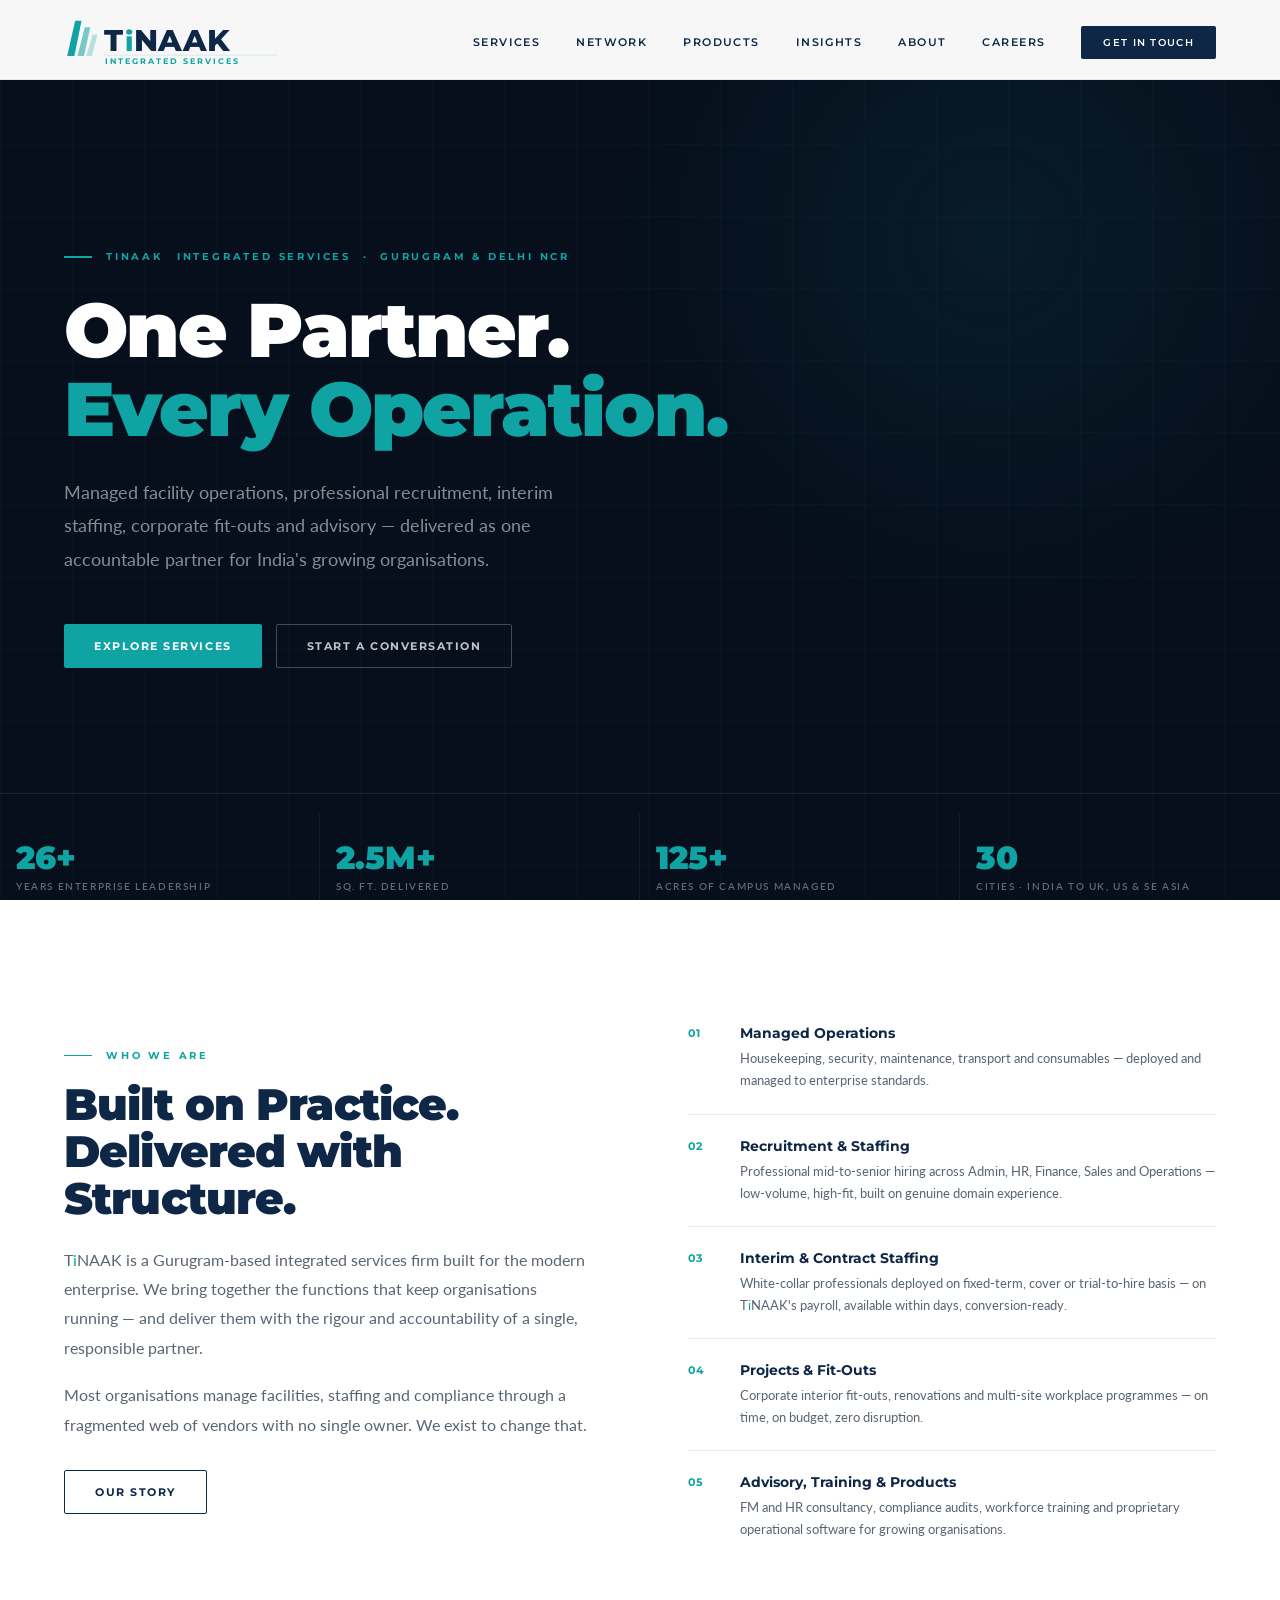
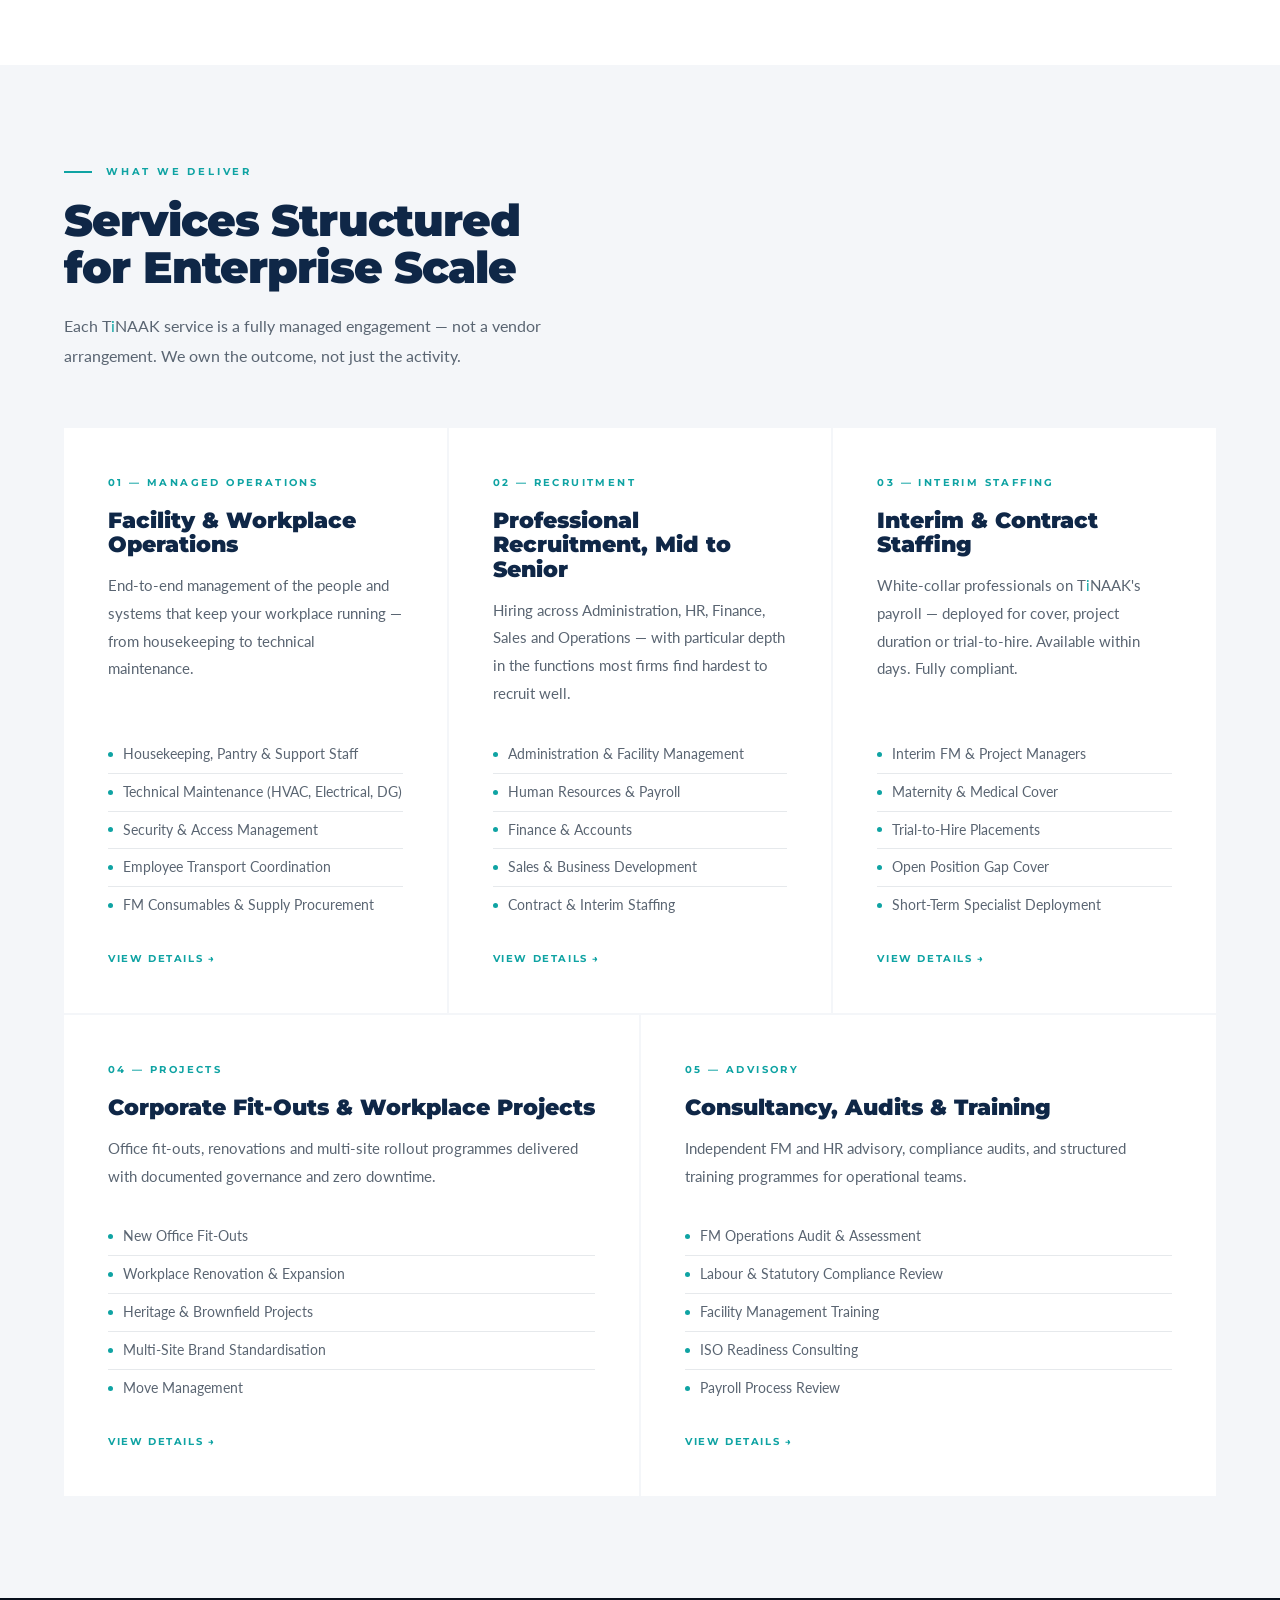
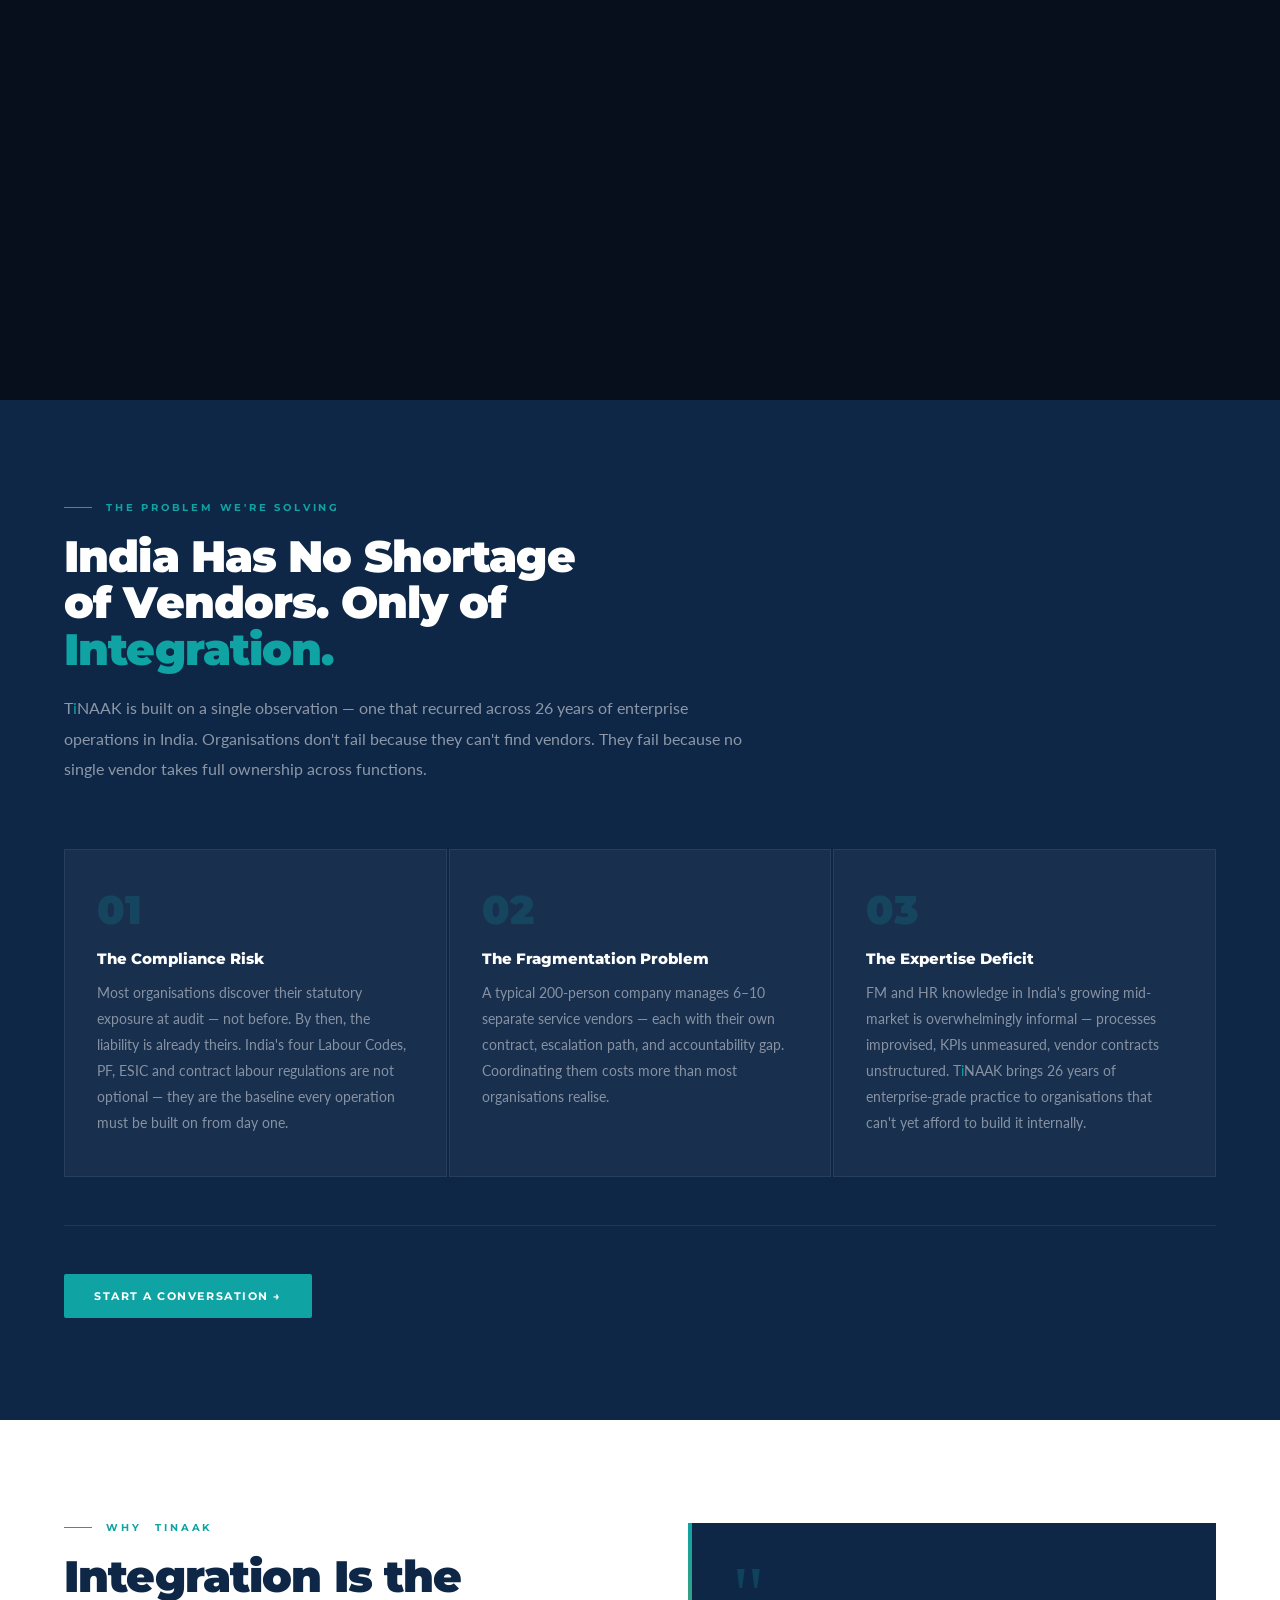
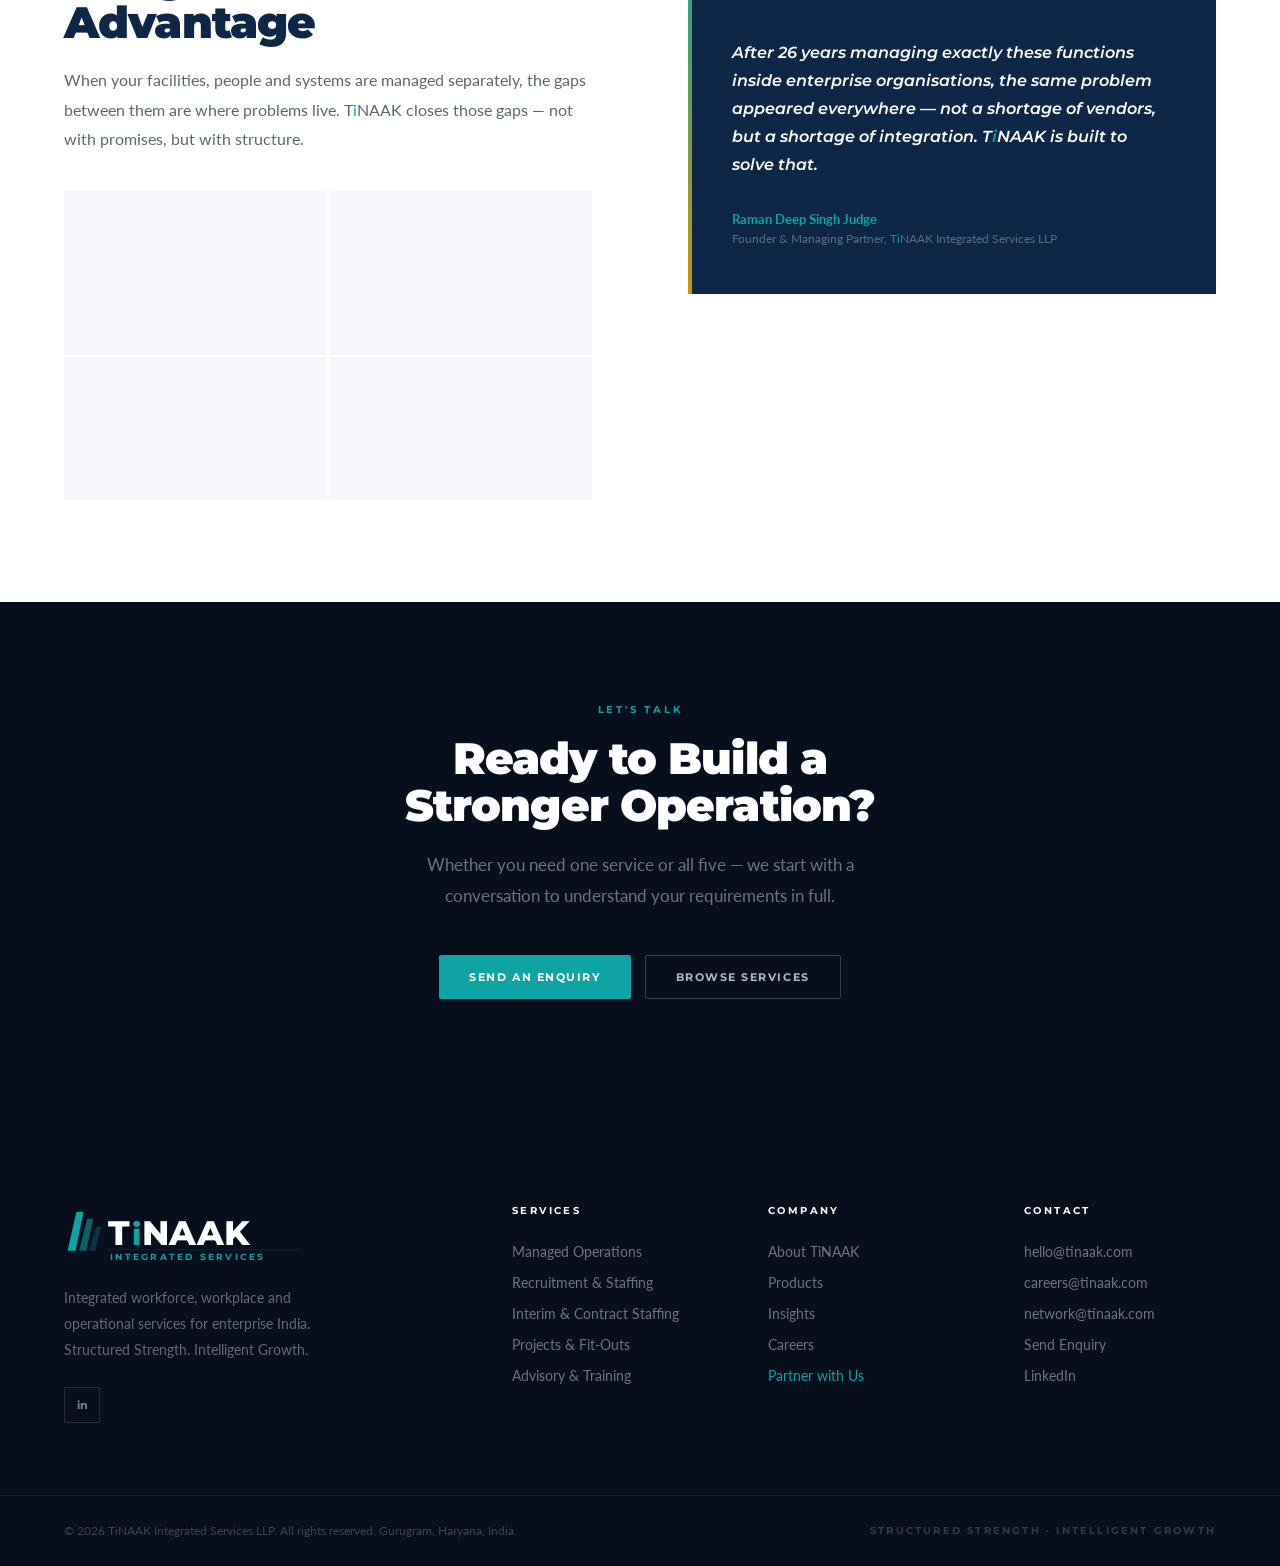
<file: index.html>
<!DOCTYPE html>
<html lang="en-IN">
<head>
<meta charset="UTF-8"/>
<meta name="viewport" content="width=device-width, initial-scale=1.0"/>
<meta name="description" content="TiNAAK Integrated Services — managed facility operations, professional recruitment, interim &amp; contract staffing, corporate fit-outs and advisory for enterprise organisations in Gurugram and Delhi NCR."/>
<meta name="robots" content="index, follow"/>
<meta name="theme-color" content="#0FA3A3"/>
<title>TiNAAK Integrated Services | Facility Management, Staffing & Workplace Solutions | Gurugram</title>
<link rel="icon" type="image/x-icon" href="/favicon.ico">
<link rel="icon" type="image/png" sizes="16x16" href="/favicon-16x16.png">
<link rel="icon" type="image/png" sizes="32x32" href="/favicon-32x32.png">
<link rel="apple-touch-icon" sizes="180x180" href="/apple-touch-icon.png">
<link rel="icon" type="image/png" sizes="192x192" href="/android-chrome-192x192.png">
<link rel="manifest" href="/site.webmanifest">
<link rel="sitemap" type="application/xml" href="/sitemap.xml"/>
<link rel="canonical" href="https://tinaak.com/"/>
<meta property="og:type" content="website"/>
<meta property="og:url" content="https://tinaak.com/"/>
<meta property="og:title" content="TiNAAK Integrated Services | Gurugram"/>
<meta property="og:description" content="Managed operations, recruitment, interim staffing, fit-outs and advisory — five integrated services, one partner for enterprise India."/>
<meta property="og:image" content="https://tinaak.com/assets/og-image.png"/>
<meta property="og:image:type" content="image/png"/>
<meta property="og:image:width" content="1200"/>
<meta property="og:image:height" content="630"/>
<meta property="og:locale" content="en_IN"/>
<meta property="og:site_name" content="TiNAAK Integrated Services"/>
<meta name="twitter:card" content="summary_large_image"/>
<meta name="twitter:site" content="@tinaak_in"/>
<meta name="twitter:title" content="TiNAAK Integrated Services | Gurugram"/>
<meta name="twitter:description" content="Managed operations, recruitment, interim staffing, fit-outs and advisory — one partner for enterprise India."/>
<meta name="twitter:image" content="https://tinaak.com/assets/og-image.png"/>
<link rel="preconnect" href="https://fonts.googleapis.com"/>
<link rel="preconnect" href="https://fonts.gstatic.com" crossorigin/>
<link href="https://fonts.googleapis.com/css2?family=Montserrat:wght@400;500;600;700;800;900&family=Lato:wght@400;700&display=swap" rel="stylesheet"/>
<link rel="stylesheet" href="shared.css"/>
<script type="application/ld+json">
{
  "@context": "https://schema.org",
  "@type": "LocalBusiness",
  "name": "TiNAAK Integrated Services LLP",
  "description": "Integrated workforce, workplace and operational services for enterprise India.",
  "url": "https://tinaak.com",
  "email": "hello@tinaak.com",
  "telephone": "+919999998522",
  "address": {
    "@type": "PostalAddress",
    "addressLocality": "Gurugram",
    "addressRegion": "Haryana",
    "addressCountry": "IN"
  },
  "areaServed": ["Gurugram","Delhi","Delhi NCR","India"],
  "serviceType": ["Facility Management","Recruitment","Interim Staffing","Contract-to-Hire Staffing","Corporate Fit-Outs","HR Advisory","FM Training"],
  "founder": { "@type": "Person", "name": "Raman Deep Singh Judge" },
  "sameAs": ["https://www.linkedin.com/company/tinaak/"]
}
</script>
<style>
/* ── HERO ── */
#hero {
  min-height: 100vh;
  background: var(--navy-deep);
  display: flex; flex-direction: column;
  justify-content: center;
  padding: 120px 5% 100px;
  position: relative; overflow: hidden;
}
.hero-grid {
  position: absolute; inset: 0;
  background-image:
    linear-gradient(rgba(15,163,163,0.045) 1px, transparent 1px),
    linear-gradient(90deg, rgba(15,163,163,0.045) 1px, transparent 1px);
  background-size: 72px 72px;
  will-change: transform;
}
.hero-glow {
  position: absolute; top: -20%; right: -10%;
  width: 65vw; height: 65vw; border-radius: 50%;
  background: radial-gradient(circle, rgba(15,163,163,0.09) 0%, transparent 65%);
  pointer-events: none; will-change: transform;
}
.hero-inner { position: relative; z-index: 1; max-width: 780px; }
h1.hero-h1 {
  font-size: clamp(42px, 6.5vw, 76px);
  font-weight: 900; color: var(--white);
  line-height: 1.04; margin-bottom: 28px;
  letter-spacing: -0.025em;
}
h1.hero-h1 span { color: var(--teal); }
h1.hero-h1 em { font-style: normal; color: var(--teal); }
.hero-sub {
  font-size: 18px; color: rgba(255,255,255,0.52);
  line-height: 1.85; max-width: 520px; margin-bottom: 48px;
}
.hero-actions { display: flex; gap: 14px; flex-wrap: wrap; }

/* Stats bar */
.hero-stats {
  position: absolute; bottom: 0; left: 0; right: 0;
  display: grid; grid-template-columns: repeat(4, 1fr);
  border-top: 1px solid rgba(255,255,255,0.07);
  z-index: 1;
}

/* ── INTRO ── */
#intro {
  display: grid; grid-template-columns: 1fr 1fr;
  gap: 96px; align-items: center;
  padding: var(--section-pad) 5%;
}
#intro .section-title { margin-bottom: 24px; }
#intro p { font-size: 15.5px; color: var(--steel); margin-bottom: 18px; line-height: 1.9; }
.intro-pillars { display: flex; flex-direction: column; gap: 0; }
.intro-pillar {
  display: flex; gap: 24px; align-items: flex-start;
  padding: 22px 0; border-bottom: 1px solid var(--border);
  transition: padding-left 0.2s;
}
.intro-pillar:last-child { border-bottom: none; }
.intro-pillar:hover { padding-left: 8px; }
.pillar-num {
  font-family: 'Montserrat', sans-serif; font-size: 11px; font-weight: 700;
  color: var(--teal); letter-spacing: 0.1em; min-width: 28px; margin-top: 2px;
}
.pillar-title { font-family: 'Montserrat', sans-serif; font-size: 14px; font-weight: 700; color: var(--navy); margin-bottom: 5px; }
.pillar-desc { font-size: 13px; color: var(--steel); line-height: 1.7; }

/* ── SECTORS ── */

/* ── SERVICES OVERVIEW ── */
#services-overview { background: var(--ice); padding: var(--section-pad) 5%; }
.services-header { margin-bottom: 56px; }
.services-grid { display: grid; grid-template-columns: repeat(6,1fr); gap: 2px; }
.services-grid .service-card { grid-column: span 2; }
.services-grid .service-card:nth-child(4),
.services-grid .service-card:nth-child(5) { grid-column: span 3; }
.service-card {
  background: var(--white); padding: 48px 44px;
  display: flex; flex-direction: column;
  transition: background 0.25s, transform 0.25s;
  text-decoration: none; color: inherit;
  position: relative; overflow: hidden;
}
.service-card::after {
  content: ''; position: absolute; bottom: 0; left: 0; right: 0; height: 2px;
  background: var(--teal); transform: scaleX(0); transform-origin: left; transition: transform 0.3s;
}
.service-card:hover { background: var(--navy); transform: translateY(-4px); }
.service-card:hover .service-card-num,
.service-card:hover .service-card-desc,
.service-card:hover .service-card-list li,
.service-card:hover .service-card-arrow { color: rgba(255,255,255,0.6); }
.service-card:hover .service-card-title { color: var(--white); }
.service-card:hover .service-card-list li { border-bottom-color: rgba(255,255,255,0.08); }
.service-card:hover::after { transform: scaleX(1); }
.service-card-num {
  font-family: 'Montserrat',sans-serif; font-size: 10px; font-weight: 700;
  letter-spacing: 0.24em; text-transform: uppercase; color: var(--teal); margin-bottom: 20px;
}
.service-card-title {
  font-family: 'Montserrat',sans-serif; font-size: 22px; font-weight: 900;
  color: var(--navy); margin-bottom: 14px; line-height: 1.12;
}
.service-card-desc { font-size: 15px; color: var(--steel); line-height: 1.85; margin-bottom: 28px; flex: 1; }
.service-card-list { list-style: none; margin-bottom: 28px; }
.service-card-list li {
  font-size: 13.5px; color: var(--steel); padding: 9px 0;
  border-bottom: 1px solid var(--border);
  display: flex; align-items: center; gap: 10px; line-height: 1.4;
}
.service-card-list li:last-child { border-bottom: none; }
.service-card-list li::before { content: ''; width: 5px; height: 5px; border-radius: 50%; background: var(--teal); flex-shrink: 0; }
.service-card-arrow { font-family: 'Montserrat',sans-serif; font-size: 10px; font-weight: 700; letter-spacing: 0.16em; text-transform: uppercase; color: var(--teal); margin-top: auto; }

/* ── PLATFORM STRIP (see shared.css for .platform-card) ── */
#platform { background: var(--navy-deep); }

/* ── TESTIMONIALS (in #testimonials from shared.css) ── */

/* ── WHY ── */
#why { padding: var(--section-pad) 5%; }
.why-inner { display: grid; grid-template-columns: 1fr 1fr; gap: 96px; align-items: start; }
.why-left .section-title { margin-bottom: 20px; }
.why-left > p { font-size: 15.5px; color: var(--steel); line-height: 1.9; margin-bottom: 36px; }
.why-grid { display: grid; grid-template-columns: 1fr 1fr; gap: 2px; }
.why-card { padding: 28px 24px; background: var(--ice); transition: background 0.2s; }
.why-card:hover { background: var(--navy); }
.why-card:hover .why-card-title { color: var(--white); }
.why-card:hover .why-card-text { color: rgba(255,255,255,0.5); }
.why-card-title { font-family: 'Montserrat',sans-serif; font-size: 13px; font-weight: 700; color: var(--navy); margin-bottom: 8px; }
.why-card-text { font-size: 12px; color: var(--steel); line-height: 1.75; }
.why-quote { background: var(--navy); padding: 48px 44px; position: relative; }
.why-quote::before { content: ''; position: absolute; top: 0; left: 0; width: 4px; height: 100%; background: linear-gradient(180deg, var(--teal), var(--gold)); }
.why-quote-mark { font-family: Georgia, serif; font-size: 80px; line-height: 0.6; color: var(--teal); opacity: 0.22; margin-bottom: 20px; }
.why-quote blockquote { font-family: 'Montserrat',sans-serif; font-size: 16px; font-weight: 600; font-style: italic; color: var(--white); line-height: 1.75; margin-bottom: 32px; }
.why-quote-attr { font-size: 12px; color: rgba(255,255,255,0.32); }
.why-quote-attr strong { display: block; color: var(--teal); font-size: 13px; margin-bottom: 4px; }

/* ── CTA ── */
#cta { background: var(--navy-deep); padding: var(--section-pad) 5%; text-align: center; }
#cta .section-eyebrow { justify-content: center; }
#cta .section-eyebrow::before { display: none; }
#cta .section-title { color: var(--white); margin: 0 auto 20px; }
#cta > p { font-size: 17px; color: rgba(255,255,255,0.42); margin-bottom: 44px; max-width: 520px; margin-left: auto; margin-right: auto; }
.cta-actions { display: flex; gap: 14px; justify-content: center; flex-wrap: wrap; }

/* ── RESPONSIVE ── */
/* platform mobile handled in shared.css */
@media (max-width: 900px) {
  #hero { min-height: auto; padding: 120px 5% 200px; }
  .hero-stats { grid-template-columns: 1fr 1fr; position: relative; }
  #intro { grid-template-columns: 1fr; gap: 56px; }
  .why-inner { grid-template-columns: 1fr; gap: 56px; }
  .services-grid { grid-template-columns: 1fr 1fr; }
  .services-grid .service-card,
  .services-grid .service-card:nth-child(4),
  .services-grid .service-card:nth-child(5) { grid-column: span 1; }
  #founding > div[style*="grid-template-columns:repeat(3"] { grid-template-columns: 1fr !important; }
}
@media (max-width: 700px) {
  .services-grid { grid-template-columns: 1fr; }
  .services-grid .service-card,
  .services-grid .service-card:nth-child(4),
  .services-grid .service-card:nth-child(5) { grid-column: span 1; }
  .why-grid { grid-template-columns: 1fr; }
  .hero-stats { grid-template-columns: 1fr 1fr; }
}
@media (max-width: 480px) {
  h1.hero-h1 { font-size: clamp(36px, 10vw, 48px); }
}
</style>
</head>
<body>
<a href="#main-content" class="skip-nav">Skip to main content</a>
<div id="scroll-progress"></div>
<nav id="site-nav"></nav>

<main id="main-content" style="display:contents">

<!-- ═══ HERO ═══ -->
<section id="hero" aria-label="TiNAAK Integrated Services — Hero">
  <div class="hero-grid" aria-hidden="true"></div>
  <div class="hero-glow" aria-hidden="true"></div>
  <div class="hero-inner">
    <div class="section-eyebrow" style="color:var(--teal);margin-bottom:28px;"><span style="white-space:nowrap">T<span style="color:var(--teal)">i</span>NAAK</span> Integrated Services &nbsp;·&nbsp; Gurugram &amp; Delhi NCR</div>
    <h1 class="hero-h1">
      One Partner.<br>
      <span>Every</span> <em>Operation.</em>
    </h1>
    <p class="hero-sub">
      Managed facility operations, professional recruitment, interim staffing, corporate fit-outs and advisory — delivered as one accountable partner for India's growing organisations.
    </p>
    <div class="hero-actions">
      <a href="services.html" class="btn-teal">Explore Services</a>
      <a href="contact.html" class="btn-outline" style="color:rgba(255,255,255,0.75);border-color:rgba(255,255,255,0.25);">Start a Conversation</a>
    </div>
  </div>
  <div class="hero-stats" aria-label="Key metrics">
    <div class="hero-stat tn-card">
      <div class="hero-stat-num" data-count="26" data-suffix="+">26+</div>
      <div class="hero-stat-label">Years Enterprise Leadership</div>
    </div>
    <div class="hero-stat tn-card">
      <div class="hero-stat-num" data-count="2.5" data-suffix="M+">2.5M+</div>
      <div class="hero-stat-label">Sq. Ft. Delivered</div>
    </div>
    <div class="hero-stat tn-card">
      <div class="hero-stat-num" data-count="125" data-suffix="+">125+</div>
      <div class="hero-stat-label">Acres of Campus Managed</div>
    </div>
    <div class="hero-stat tn-card">
      <div class="hero-stat-num" data-count="30">30</div>
      <div class="hero-stat-label">Cities · India to UK, US &amp; SE Asia</div>
    </div>
  </div>
</section>

<!-- ═══ INTRO ═══ -->
<section id="intro" aria-label="Who We Are">
  <div class="reveal">
    <div class="section-eyebrow">Who We Are</div>
    <h2 class="section-title">Built on Practice.<br>Delivered with Structure.</h2>
    <p>T<span style="color:var(--teal)">i</span>NAAK is a Gurugram-based integrated services firm built for the modern enterprise. We bring together the functions that keep organisations running — and deliver them with the rigour and accountability of a single, responsible partner.</p>
    <p>Most organisations manage facilities, staffing and compliance through a fragmented web of vendors with no single owner. We exist to change that.</p>
    <a href="about.html" class="btn-outline" style="margin-top:12px;">Our Story</a>
  </div>
  <div class="intro-pillars tn-stagger">
    <div class="intro-pillar">
      <div class="pillar-num">01</div>
      <div>
        <div class="pillar-title">Managed Operations</div>
        <div class="pillar-desc">Housekeeping, security, maintenance, transport and consumables — deployed and managed to enterprise standards.</div>
      </div>
    </div>
    <div class="intro-pillar">
      <div class="pillar-num">02</div>
      <div>
        <div class="pillar-title">Recruitment &amp; Staffing</div>
        <div class="pillar-desc">Professional mid-to-senior hiring across Admin, HR, Finance, Sales and Operations — low-volume, high-fit, built on genuine domain experience.</div>
      </div>
    </div>
    <div class="intro-pillar">
      <div class="pillar-num">03</div>
      <div>
        <div class="pillar-title">Interim &amp; Contract Staffing</div>
        <div class="pillar-desc">White-collar professionals deployed on fixed-term, cover or trial-to-hire basis — on T<span style="color:var(--teal)">i</span>NAAK's payroll, available within days, conversion-ready.</div>
      </div>
    </div>
    <div class="intro-pillar">
      <div class="pillar-num">04</div>
      <div>
        <div class="pillar-title">Projects &amp; Fit-Outs</div>
        <div class="pillar-desc">Corporate interior fit-outs, renovations and multi-site workplace programmes — on time, on budget, zero disruption.</div>
      </div>
    </div>
    <div class="intro-pillar">
      <div class="pillar-num">05</div>
      <div>
        <div class="pillar-title">Advisory, Training &amp; Products</div>
        <div class="pillar-desc">FM and HR consultancy, compliance audits, workforce training and proprietary operational software for growing organisations.</div>
      </div>
    </div>
  </div>
</section>

<!-- ═══ SERVICES OVERVIEW ═══ -->
<section id="services-overview" aria-label="Our Services">
  <div class="services-header reveal">
    <div class="section-eyebrow">What We Deliver</div>
    <h2 class="section-title">Services Structured<br>for Enterprise Scale</h2>
    <p class="section-subtitle">Each T<span style="color:var(--teal)">i</span>NAAK service is a fully managed engagement — not a vendor arrangement. We own the outcome, not just the activity.</p>
  </div>
  <div class="services-grid tn-stagger">
    <a href="services.html#managed" class="service-card tn-card" aria-label="Managed Operations">
      <div class="service-card-num">01 — Managed Operations</div>
      <div class="service-card-title">Facility &amp; Workplace Operations</div>
      <div class="service-card-desc">End-to-end management of the people and systems that keep your workplace running — from housekeeping to technical maintenance.</div>
      <ul class="service-card-list">
        <li>Housekeeping, Pantry &amp; Support Staff</li>
        <li>Technical Maintenance (HVAC, Electrical, DG)</li>
        <li>Security &amp; Access Management</li>
        <li>Employee Transport Coordination</li>
        <li>FM Consumables &amp; Supply Procurement</li>
      </ul>
      <div class="service-card-arrow">View Details →</div>
    </a>
    <a href="services.html#recruitment" class="service-card tn-card" aria-label="Recruitment and Staffing">
      <div class="service-card-num">02 — Recruitment</div>
      <div class="service-card-title">Professional Recruitment, Mid to Senior</div>
      <div class="service-card-desc">Hiring across Administration, HR, Finance, Sales and Operations — with particular depth in the functions most firms find hardest to recruit well.</div>
      <ul class="service-card-list">
        <li>Administration &amp; Facility Management</li>
        <li>Human Resources &amp; Payroll</li>
        <li>Finance &amp; Accounts</li>
        <li>Sales &amp; Business Development</li>
        <li>Contract &amp; Interim Staffing</li>
      </ul>
      <div class="service-card-arrow">View Details →</div>
    </a>
    <a href="services.html#interim" class="service-card tn-card" aria-label="Interim and Contract Staffing">
      <div class="service-card-num">03 — Interim Staffing</div>
      <div class="service-card-title">Interim &amp; Contract Staffing</div>
      <div class="service-card-desc">White-collar professionals on T<span style="color:var(--teal)">i</span>NAAK's payroll — deployed for cover, project duration or trial-to-hire. Available within days. Fully compliant.</div>
      <ul class="service-card-list">
        <li>Interim FM &amp; Project Managers</li>
        <li>Maternity &amp; Medical Cover</li>
        <li>Trial-to-Hire Placements</li>
        <li>Open Position Gap Cover</li>
        <li>Short-Term Specialist Deployment</li>
      </ul>
      <div class="service-card-arrow">View Details →</div>
    </a>
    <a href="services.html#projects" class="service-card tn-card" aria-label="Projects and Fit-Outs">
      <div class="service-card-num">04 — Projects</div>
      <div class="service-card-title">Corporate Fit-Outs &amp; Workplace Projects</div>
      <div class="service-card-desc">Office fit-outs, renovations and multi-site rollout programmes delivered with documented governance and zero downtime.</div>
      <ul class="service-card-list">
        <li>New Office Fit-Outs</li>
        <li>Workplace Renovation &amp; Expansion</li>
        <li>Heritage &amp; Brownfield Projects</li>
        <li>Multi-Site Brand Standardisation</li>
        <li>Move Management</li>
      </ul>
      <div class="service-card-arrow">View Details →</div>
    </a>
    <a href="services.html#advisory" class="service-card tn-card" aria-label="Advisory and Training">
      <div class="service-card-num">05 — Advisory</div>
      <div class="service-card-title">Consultancy, Audits &amp; Training</div>
      <div class="service-card-desc">Independent FM and HR advisory, compliance audits, and structured training programmes for operational teams.</div>
      <ul class="service-card-list">
        <li>FM Operations Audit &amp; Assessment</li>
        <li>Labour &amp; Statutory Compliance Review</li>
        <li>Facility Management Training</li>
        <li>ISO Readiness Consulting</li>
        <li>Payroll Process Review</li>
      </ul>
      <div class="service-card-arrow">View Details →</div>
    </a>
  </div>
</section>

<!-- ═══ PLATFORM STRIP ═══ -->
<section id="platform" aria-label="TiNAAK Platform">
  <div class="platform-card tn-card" role="article">
    <div class="platform-card-status live">Live</div>
    <div class="platform-card-icon">🤝</div>
    <div class="platform-card-title">Strategic Alliance Network</div>
    <p class="platform-card-desc">A curated network of vetted vendors, associate specialists and strategic partners — extending T<span style="color:var(--teal)">i</span>NAAK's capabilities across geographies and disciplines without proportional headcount growth.</p>
    <a href="network.html" class="platform-card-link">Join the Network →</a>
  </div>
  <div class="platform-card tn-card dark" role="article">
    <div class="platform-card-status soon">Building Now</div>
    <div class="platform-card-icon">⚙️</div>
    <div class="platform-card-title">T<span style="color:var(--teal)">i</span>NAAK Products</div>
    <p class="platform-card-desc">Operational software for growing organisations — FM Hub for facility management operations and the SAN Platform for network management. Built for India. Priced for growth.</p>
    <a href="products.html" class="platform-card-link">Preview Products →</a>
  </div>
  <div class="platform-card tn-card" role="article">
    <div class="platform-card-status hiring">Hiring</div>
    <div class="platform-card-icon">👤</div>
    <div class="platform-card-title">Join Our Team</div>
    <p class="platform-card-desc">T<span style="color:var(--teal)">i</span>NAAK is building a team of specialists across facility management, HR, interim staffing and business development. Early-stage roles with real ownership and scope across Delhi NCR.</p>
    <a href="careers.html" class="platform-card-link">View Open Roles →</a>
  </div>
</section>

<!-- ═══ FOUNDING PROPOSITION ═══ -->
<section id="founding" aria-label="Why TiNAAK Was Built" style="background:var(--navy);padding:var(--section-pad) 5%;">
  <div class="reveal" style="max-width:680px;margin-bottom:64px;">
    <div class="section-eyebrow" style="color:var(--teal);">The Problem We're Solving</div>
    <h2 class="section-title" style="color:var(--white);">India Has No Shortage<br>of Vendors. Only of<br><span style="color:var(--teal);">Integration.</span></h2>
    <p style="font-size:16px;color:rgba(255,255,255,0.52);line-height:1.9;margin-top:8px;">T<span style="color:var(--teal)">i</span>NAAK is built on a single observation — one that recurred across 26 years of enterprise operations in India. Organisations don't fail because they can't find vendors. They fail because no single vendor takes full ownership across functions.</p>
  </div>
  <div style="display:grid;grid-template-columns:repeat(3,1fr);gap:2px;" class="tn-stagger">
    <div class="tn-card" style="background:rgba(255,255,255,0.04);border:1px solid rgba(255,255,255,0.07);padding:40px 32px;">
      <div style="font-family:'Montserrat',sans-serif;font-size:40px;font-weight:900;color:rgba(15,163,163,0.2);line-height:1;margin-bottom:20px;">01</div>
      <div style="font-family:'Montserrat',sans-serif;font-size:15px;font-weight:800;color:var(--white);margin-bottom:12px;line-height:1.25;">The Compliance Risk</div>
      <p style="font-size:14px;color:rgba(255,255,255,0.48);line-height:1.85;">Most organisations discover their statutory exposure at audit — not before. By then, the liability is already theirs. India's four Labour Codes, PF, ESIC and contract labour regulations are not optional — they are the baseline every operation must be built on from day one.</p>
    </div>
    <div class="tn-card" style="background:rgba(255,255,255,0.04);border:1px solid rgba(255,255,255,0.07);padding:40px 32px;">
      <div style="font-family:'Montserrat',sans-serif;font-size:40px;font-weight:900;color:rgba(15,163,163,0.2);line-height:1;margin-bottom:20px;">02</div>
      <div style="font-family:'Montserrat',sans-serif;font-size:15px;font-weight:800;color:var(--white);margin-bottom:12px;line-height:1.25;">The Fragmentation Problem</div>
      <p style="font-size:14px;color:rgba(255,255,255,0.48);line-height:1.85;">A typical 200-person company manages 6–10 separate service vendors — each with their own contract, escalation path, and accountability gap. Coordinating them costs more than most organisations realise.</p>
    </div>
    <div class="tn-card" style="background:rgba(255,255,255,0.04);border:1px solid rgba(255,255,255,0.07);padding:40px 32px;">
      <div style="font-family:'Montserrat',sans-serif;font-size:40px;font-weight:900;color:rgba(15,163,163,0.2);line-height:1;margin-bottom:20px;">03</div>
      <div style="font-family:'Montserrat',sans-serif;font-size:15px;font-weight:800;color:var(--white);margin-bottom:12px;line-height:1.25;">The Expertise Deficit</div>
      <p style="font-size:14px;color:rgba(255,255,255,0.48);line-height:1.85;">FM and HR knowledge in India's growing mid-market is overwhelmingly informal — processes improvised, KPIs unmeasured, vendor contracts unstructured. T<span style="color:var(--teal)">i</span>NAAK brings 26 years of enterprise-grade practice to organisations that can't yet afford to build it internally.</p>
    </div>
  </div>
  <div style="margin-top:48px;border-top:1px solid rgba(255,255,255,0.08);padding-top:48px;" class="reveal">
    <a href="contact.html" class="btn-teal">Start a Conversation →</a>
  </div>
</section>

<!-- ═══ WHY ═══ -->
<section id="why" aria-label="Why TiNAAK">
  <div class="why-inner">
    <div class="why-left reveal">
      <div class="section-eyebrow">Why <span style="white-space:nowrap">T<span style="color:var(--teal)">i</span>NAAK</span></div>
      <h2 class="section-title">Integration Is the Advantage</h2>
      <p>When your facilities, people and systems are managed separately, the gaps between them are where problems live. T<span style="color:var(--teal)">i</span>NAAK closes those gaps — not with promises, but with structure.</p>
      <div class="why-grid tn-stagger" style="margin-top:36px;">
        <div class="why-card tn-card">
          <div class="tn-n-1 why-card-title">Single Accountability</div>
          <div class="tn-n-2 why-card-text">One partner, one contract, one escalation path. No finger-pointing between vendors when something goes wrong.</div>
        </div>
        <div class="why-card tn-card">
          <div class="tn-n-1 why-card-title">Process-Led Delivery</div>
          <div class="tn-n-2 why-card-text">Every service is backed by documented SOPs and measurable KPIs — not informal arrangements.</div>
        </div>
        <div class="why-card tn-card">
          <div class="tn-n-1 why-card-title">Compliance Built In</div>
          <div class="tn-n-2 why-card-text">Labour law, PF, ESIC, ISO standards — compliance is our baseline, not an add-on your team chases.</div>
        </div>
        <div class="why-card tn-card">
          <div class="tn-n-1 why-card-title">Scales with You</div>
          <div class="tn-n-2 why-card-text">From a single Gurugram office to a multi-site national operation — the model grows with your organisation.</div>
        </div>
      </div>
    </div>
    <div class="why-quote reveal">
      <div class="why-quote-mark">"</div>
      <blockquote>After 26 years managing exactly these functions inside enterprise organisations, the same problem appeared everywhere — not a shortage of vendors, but a shortage of integration. T<span style="color:var(--teal)">i</span>NAAK is built to solve that.</blockquote>
      <div class="why-quote-attr">
        <strong>Raman Deep Singh Judge</strong>
        Founder &amp; Managing Partner, <span style="white-space:nowrap">T<span style="color:var(--teal)">i</span>NAAK Integrated Services LLP</span>
      </div>
    </div>
  </div>
</section>

<!-- ═══ CTA ═══ -->
<section id="cta" aria-label="Get in Touch">
  <div class="section-eyebrow" style="justify-content:center;">Let's Talk</div>
  <h2 class="section-title">Ready to Build a<br>Stronger Operation?</h2>
  <p>Whether you need one service or all five — we start with a conversation to understand your requirements in full.</p>
  <div class="cta-actions">
    <a href="contact.html" class="btn-teal">Send an Enquiry</a>
    <a href="services.html" class="btn-outline" style="color:rgba(255,255,255,0.7);border-color:rgba(255,255,255,0.2);">Browse Services</a>
  </div>
</section>

</main>

<!-- WhatsApp FAB -->
<a id="whatsapp-fab" href="https://wa.me/919999998522?text=Hi%2C%20I%27d%20like%20to%20enquire%20about%20TiNAAK%20services" target="_blank" rel="noopener noreferrer" aria-label="Chat with TiNAAK on WhatsApp">
  <svg viewBox="0 0 24 24" xmlns="http://www.w3.org/2000/svg" aria-hidden="true"><path d="M17.472 14.382c-.297-.149-1.758-.867-2.03-.967-.273-.099-.471-.148-.67.15-.197.297-.767.966-.94 1.164-.173.199-.347.223-.644.075-.297-.15-1.255-.463-2.39-1.475-.883-.788-1.48-1.761-1.653-2.059-.173-.297-.018-.458.13-.606.134-.133.298-.347.446-.52.149-.174.198-.298.298-.497.099-.198.05-.371-.025-.52-.075-.149-.669-1.612-.916-2.207-.242-.579-.487-.5-.669-.51-.173-.008-.371-.01-.57-.01-.198 0-.52.074-.792.372-.272.297-1.04 1.016-1.04 2.479 0 1.462 1.065 2.875 1.213 3.074.149.198 2.096 3.2 5.077 4.487.709.306 1.262.489 1.694.625.712.227 1.36.195 1.871.118.571-.085 1.758-.719 2.006-1.413.248-.694.248-1.289.173-1.413-.074-.124-.272-.198-.57-.347m-5.421 7.403h-.004a9.87 9.87 0 01-5.031-1.378l-.361-.214-3.741.982.998-3.648-.235-.374a9.86 9.86 0 01-1.51-5.26c.001-5.45 4.436-9.884 9.888-9.884 2.64 0 5.122 1.03 6.988 2.898a9.825 9.825 0 012.893 6.994c-.003 5.45-4.437 9.884-9.885 9.884m8.413-18.297A11.815 11.815 0 0012.05 0C5.495 0 .16 5.335.157 11.892c0 2.096.547 4.142 1.588 5.945L.057 24l6.305-1.654a11.882 11.882 0 005.683 1.448h.005c6.554 0 11.89-5.335 11.893-11.893a11.821 11.821 0 00-3.48-8.413Z"/></svg>
</a>

<!-- Mobile sticky CTA -->
<div id="mobile-cta-bar" role="complementary" aria-label="Quick contact">
  <a href="contact.html" class="mcta-primary">Get In Touch</a>
  <a href="tel:+919999998522" class="mcta-secondary">Call Now</a>
</div>

<footer id="site-footer"></footer>

<script src="shared.js"></script>
<script>
document.addEventListener("DOMContentLoaded", function() {
  injectNav('index.html');
  injectFooter();
  initReveal();
  initScrollProgress();
  initCardReveal();
  initHeroParallax();
  initWhatsAppFAB();
  animateCounters();
});
</script>
</body>
</html>
</file>
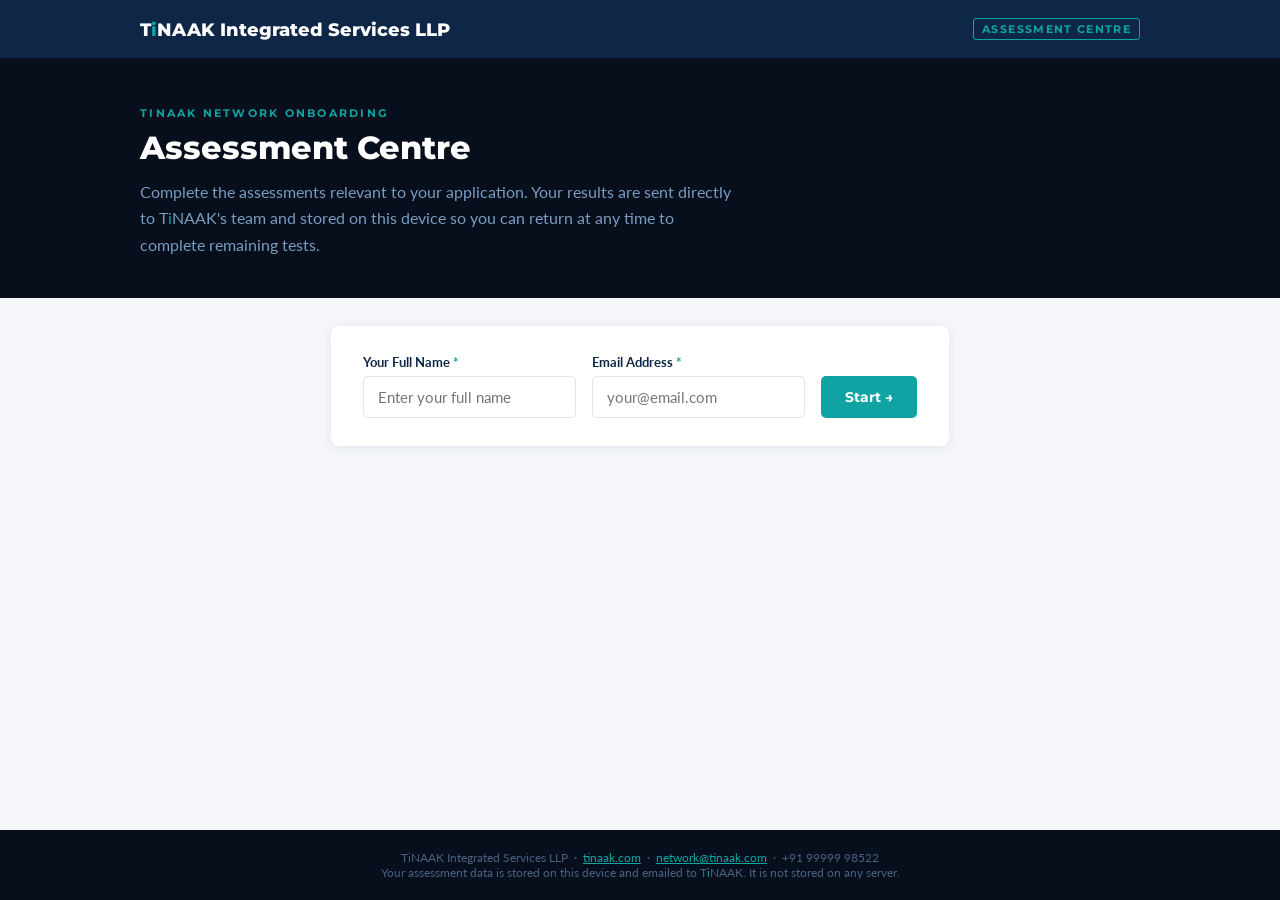
<file: assess/index.html>
<!DOCTYPE html>
<html lang="en">
<head>
<meta charset="UTF-8">
<meta name="viewport" content="width=device-width, initial-scale=1.0">
<title>TiNAAK Assessment Centre</title>
<meta name="robots" content="noindex, nofollow">
<link rel="preconnect" href="https://fonts.googleapis.com">
<link href="https://fonts.googleapis.com/css2?family=Montserrat:wght@600;700;800&family=Lato:wght@400;700&display=swap" rel="stylesheet">
<style>
:root{
  --navy:#0F2747;--navy-mid:#163560;--navy-deep:#070F1C;
  --teal:#0FA3A3;--teal-lt:#12BFBF;
  --steel:#5A6572;--ice:#F4F6F9;--warm:#FAF8F5;
  --white:#fff;--text:#1A2B40;--border:rgba(15,39,71,.12);
}
*{box-sizing:border-box;margin:0;padding:0}
body{font-family:"Lato",sans-serif;background:var(--ice);color:var(--text);min-height:100vh;display:flex;flex-direction:column}

/* Header */
.header{background:var(--navy);padding:0 40px}
.header-inner{max-width:1000px;margin:0 auto;padding:18px 0;display:flex;align-items:center;gap:12px}
.wordmark{font-family:"Montserrat",sans-serif;font-size:1.1rem;font-weight:800;color:#fff}
.wordmark span{color:var(--teal)}
.badge{margin-left:auto;font-size:.7rem;font-family:"Montserrat",sans-serif;font-weight:700;letter-spacing:.12em;text-transform:uppercase;color:var(--teal);border:1px solid var(--teal);border-radius:3px;padding:3px 8px}

/* Hero */
.hero{background:var(--navy-deep);padding:48px 40px 40px}
.hero-inner{max-width:1000px;margin:0 auto}
.hero-eyebrow{font-family:"Montserrat",sans-serif;font-size:.7rem;font-weight:700;letter-spacing:.2em;text-transform:uppercase;color:var(--teal);margin-bottom:10px}
.hero-title{font-family:"Montserrat",sans-serif;font-size:2rem;font-weight:800;color:#fff;margin-bottom:12px;line-height:1.15}
.hero-sub{font-size:1rem;color:#7A9CC0;line-height:1.65;max-width:600px}

/* Candidate bar */
.candidate-bar{background:var(--navy-mid);border-top:1px solid rgba(255,255,255,.08)}
.candidate-bar-inner{max-width:1000px;margin:0 auto;padding:14px 40px;display:flex;align-items:center;gap:20px;flex-wrap:wrap}
.candidate-info{font-size:.88rem;color:#8AAAC4}
.candidate-info strong{color:#fff;font-family:"Montserrat",sans-serif}
.reset-link{font-size:.78rem;color:var(--teal);cursor:pointer;text-decoration:underline;margin-left:auto}
#candidateBar{display:none}

/* Name entry */
.name-entry{max-width:1000px;margin:28px auto;padding:0 40px}
.name-card{background:#fff;border-radius:8px;box-shadow:0 2px 12px rgba(15,39,71,.08);padding:28px 32px;display:flex;gap:16px;align-items:flex-end;flex-wrap:wrap}
.name-card .field{flex:1;min-width:200px}
.name-card label{display:block;font-size:.82rem;font-weight:700;color:var(--navy);margin-bottom:6px}
.name-card input{width:100%;padding:11px 14px;border:1.5px solid var(--border);border-radius:5px;font-family:"Lato",sans-serif;font-size:.92rem;color:var(--text);background:#fff;transition:border-color .18s}
.name-card input:focus{outline:none;border-color:var(--teal)}
.btn-start{padding:12px 24px;background:var(--teal);color:#fff;border:none;border-radius:5px;font-family:"Montserrat",sans-serif;font-size:.88rem;font-weight:700;cursor:pointer;white-space:nowrap;transition:background .18s}
.btn-start:hover{background:var(--teal-lt)}

/* Main content */
.main{max-width:1000px;margin:0 auto;padding:32px 40px 60px;flex:1}

/* Role header */
.role-header{margin-bottom:28px}
.role-label{font-family:"Montserrat",sans-serif;font-size:.7rem;font-weight:700;letter-spacing:.18em;text-transform:uppercase;color:var(--teal);margin-bottom:4px}
.role-name{font-family:"Montserrat",sans-serif;font-size:1.4rem;font-weight:800;color:var(--navy)}
.role-desc{font-size:.9rem;color:var(--steel);margin-top:4px}

/* Progress overview */
.progress-overview{display:grid;grid-template-columns:repeat(4,1fr);gap:4px;background:var(--navy);border-radius:8px 8px 0 0;padding:16px 20px;margin-bottom:0}
@media(max-width:700px){.progress-overview{grid-template-columns:repeat(2,1fr)}}
.prog-item{text-align:center}
.prog-num{font-family:"Montserrat",sans-serif;font-size:1.4rem;font-weight:800;color:var(--teal)}
.prog-lbl{font-size:.7rem;color:#7A9CC0;margin-top:2px}

/* Test cards */
.tests-grid{display:flex;flex-direction:column;gap:16px;margin-top:16px}
.test-card{background:#fff;border-radius:8px;box-shadow:0 2px 12px rgba(15,39,71,.08);padding:24px 28px;display:flex;align-items:center;gap:20px;border-left:5px solid var(--border);transition:border-color .18s;text-decoration:none;color:inherit}
.test-card:hover{border-left-color:var(--teal)}
.test-card.required{border-left-color:var(--navy)}
.test-card.completed{border-left-color:var(--teal);background:#FAFFFE}
.test-card.locked{opacity:.55;pointer-events:none}

.test-icon{width:52px;height:52px;border-radius:50%;display:flex;align-items:center;justify-content:center;font-family:"Montserrat",sans-serif;font-size:1.1rem;font-weight:800;flex-shrink:0}
.test-icon.pending{background:var(--ice);color:var(--navy)}
.test-icon.completed{background:var(--teal);color:#fff}
.test-icon.required{background:var(--navy);color:#fff}

.test-body{flex:1;min-width:0}
.test-name{font-family:"Montserrat",sans-serif;font-size:1rem;font-weight:700;color:var(--navy);margin-bottom:3px}
.test-desc{font-size:.88rem;color:var(--steel);line-height:1.5}
.test-meta{font-size:.78rem;color:var(--steel);margin-top:6px;display:flex;gap:16px;flex-wrap:wrap}
.test-meta span{display:flex;align-items:center;gap:4px}

.test-action{flex-shrink:0}
.btn-take{display:inline-flex;align-items:center;gap:6px;padding:10px 20px;border-radius:5px;font-family:"Montserrat",sans-serif;font-size:.82rem;font-weight:700;cursor:pointer;border:none;transition:all .18s;text-decoration:none}
.btn-take.start{background:var(--navy);color:#fff}
.btn-take.start:hover{background:var(--navy-mid)}
.btn-take.resume{background:var(--teal);color:#fff}
.btn-take.resume:hover{background:var(--teal-lt)}
.btn-take.done{background:#EAF7F7;color:var(--teal);pointer-events:none}

/* Score chip */
.score-chip{display:inline-flex;align-items:center;gap:6px;padding:5px 12px;border-radius:20px;font-family:"Montserrat",sans-serif;font-size:.78rem;font-weight:700}
.score-chip.good{background:#EAF7F7;color:var(--teal)}
.score-chip.ok{background:#FFF8E7;color:#B87800}
.score-chip.low{background:#FFF0F0;color:#C03030}
.score-chip.done{background:#EAF7F7;color:var(--teal)}

/* Section breakdown */
.section-breakdown{margin-top:12px;display:grid;grid-template-columns:repeat(5,1fr);gap:6px}
@media(max-width:650px){.section-breakdown{grid-template-columns:repeat(3,1fr)}}
.sec-box{padding:8px 6px;border-radius:5px;text-align:center;font-size:.7rem;font-family:"Montserrat",sans-serif;font-weight:700}
.sec-box.good{background:#EAF7F7;color:var(--teal)}
.sec-box.ok{background:#FFF8E7;color:#B87800}
.sec-box.low{background:#FFF0F0;color:#C03030}
.sec-box .sec-pct{font-size:.95rem;display:block;margin-bottom:2px}
.sec-box .sec-lbl{font-size:.6rem;font-weight:400;color:inherit;opacity:.8}

/* All tests list */
.all-tests-header{font-family:"Montserrat",sans-serif;font-size:.7rem;font-weight:700;letter-spacing:.18em;text-transform:uppercase;color:var(--steel);margin:36px 0 16px}
.divider{border:none;border-top:1px solid var(--border);margin:32px 0}

/* Notice */
.notice{border-left:3px solid var(--teal);background:#EAF7F7;padding:14px 18px;border-radius:0 5px 5px 0;font-size:.88rem;line-height:1.55;color:var(--text);margin-bottom:24px}

/* Footer */
footer{background:var(--navy-deep);padding:20px 40px;margin-top:auto}
footer p{max-width:1000px;margin:0 auto;font-size:.78rem;color:#4A6080;text-align:center}
footer a{color:var(--teal)}
</style>
</head>
<body>

<header class="header">
  <div class="header-inner">
    <div class="wordmark">T<span>i</span>NAAK Integrated Services LLP</div>
    <div class="badge">Assessment Centre</div>
  </div>
</header>

<div class="hero">
  <div class="hero-inner">
    <div class="hero-eyebrow">T<span style="color:var(--teal)">i</span>NAAK Network Onboarding</div>
    <h1 class="hero-title">Assessment Centre</h1>
    <p class="hero-sub">Complete the assessments relevant to your application. Your results are sent directly to T<span style="color:var(--teal)">i</span>NAAK's team and stored on this device so you can return at any time to complete remaining tests.</p>
  </div>
</div>

<!-- Candidate bar (shown after name entry) -->
<div class="candidate-bar" id="candidateBar">
  <div class="candidate-bar-inner">
    <div class="candidate-info">Logged in as: <strong id="candidateName">—</strong></div>
    <div class="candidate-info" id="candidateRole" style="display:none">Role: <strong id="candidateRoleName">—</strong></div>
    <div class="reset-link" onclick="resetSession()">Not you? Clear session</div>
  </div>
</div>

<!-- Name entry (shown before session established) -->
<div class="name-entry" id="nameEntry">
  <div class="name-card">
    <div class="field">
      <label for="inputName">Your Full Name <span style="color:var(--teal)">*</span></label>
      <input type="text" id="inputName" placeholder="Enter your full name" autocomplete="name">
    </div>
    <div class="field">
      <label for="inputEmail">Email Address <span style="color:var(--teal)">*</span></label>
      <input type="email" id="inputEmail" placeholder="your@email.com" autocomplete="email">
    </div>
    <button class="btn-start" onclick="startSession()">Start &#x2192;</button>
  </div>
</div>

<div class="main" id="mainContent" style="display:none">

  <!-- Role context (when URL params present) -->
  <div id="roleSection" style="display:none">
    <div class="role-header">
      <div class="role-label">Your Assessment Set</div>
      <div class="role-name" id="roleName">—</div>
      <div class="role-desc" id="roleDesc">Complete the tests listed below. Required tests must be completed for your application to be processed.</div>
    </div>
    <div class="notice" id="roleNotice">Your assessment link has been pre-configured for your role. Complete the required tests at your own pace — results are saved on this device so you can return if needed.</div>
  </div>

  <!-- Assigned tests -->
  <div id="assignedSection" style="display:none">
    <div class="all-tests-header" id="assignedHeader">YOUR ASSIGNED TESTS</div>
    <div class="tests-grid" id="assignedGrid"></div>
    <hr class="divider">
  </div>

  <!-- All available tests -->
  <div id="allSection">
    <div class="all-tests-header" id="allHeader">ALL AVAILABLE ASSESSMENTS</div>
    <div class="tests-grid" id="allGrid"></div>
  </div>

</div>

<footer>
  <p>TiNAAK Integrated Services LLP &nbsp;·&nbsp; <a href="https://tinaak.com">tinaak.com</a> &nbsp;·&nbsp; <a href="mailto:network@tinaak.com">network@tinaak.com</a> &nbsp;·&nbsp; +91 99999 98522<br>
  Your assessment data is stored on this device and emailed to T<span style="color:var(--teal)">i</span>NAAK. It is not stored on any server.</p>
</footer>

<script>
/* ══════════════════════════════════════════════════════════════
   TEST CATALOGUE
══════════════════════════════════════════════════════════════ */
const ALL_TESTS = [
  {
    id: "competency-fm",
    name: "Facility Management Competency",
    desc: "60 questions across 5 sections: Operations, Statutory Compliance, Vendor Management, FM Numeracy, and Governance.",
    questions: 60, time: "45–50 min", sections: 5,
    url: "competency.html?domain=fm",
    icon: "FM",
    domains: ["fm-associate","fm-manager","fm-specialist","facility-manager","maintenance-supervisor","housekeeping-supervisor"],
  },
  {
    id: "competency-hr",
    name: "HR & Payroll Competency",
    desc: "60 questions across 5 sections: Labour Codes, Payroll Processing, HRBP Practice, HR Compliance, and HR Numeracy.",
    questions: 60, time: "45–50 min", sections: 5,
    url: "competency.html?domain=hr",
    icon: "HR",
    domains: ["hr-manager","hr-executive","payroll-manager","payroll-executive","hrbp","hr-specialist"],
  },
  {
    id: "competency-admin",
    name: "Administration Competency",
    desc: "60 questions across 5 sections: Office Management, Procurement, Compliance, Admin Numeracy, and Professional Practice.",
    questions: 60, time: "40–45 min", sections: 5,
    url: "competency.html?domain=admin",
    icon: "AD",
    domains: ["admin-manager","office-manager","admin-executive","front-office","corporate-services","ea"],
  },
  {
    id: "competency-fitouts",
    name: "Fit-Outs & Projects Competency",
    desc: "60 questions across 5 sections: BOQ & Tendering, Project Management, Site Supervision, Contracts, and Regulatory.",
    questions: 60, time: "45–50 min", sections: 5,
    url: "competency.html?domain=fitouts",
    icon: "FO",
    domains: ["fit-out-pm","project-manager","site-supervisor","design-coordinator"],
  },
  {
    id: "language",
    name: "Language & Numeracy",
    desc: "25 questions: professional English comprehension and business numeracy for client-facing and reporting roles.",
    questions: 25, time: "20–25 min", sections: 2,
    url: "language-numeracy.html",
    icon: "LN",
    domains: ["all"],
  },
  {
    id: "spreadsheet",
    name: "Spreadsheet Proficiency",
    desc: "Scenario-based Excel and Google Sheets knowledge test plus self-reported skill assessment across 10 proficiency areas.",
    questions: 20, time: "20–25 min", sections: 2,
    url: "spreadsheet.html",
    icon: "XL",
    domains: ["fm-manager","hr-manager","admin-manager","office-manager","payroll-manager","payroll-executive","admin-executive","all-finance","fit-out-pm"],
  },
  {
    id: "profile",
    name: "Professional Profile",
    desc: "Work-style scales and situational response questions. No right or wrong answers — helps TiNAAK match you to the right engagement.",
    questions: 14, time: "15 min", sections: 2,
    url: "profile.html",
    icon: "PP",
    domains: ["all"],
  },
];

/* Role-to-test mapping — keyed by URL ?role= parameter */
const ROLE_TESTS = {
  "fm-associate":         { label:"FM Associate Specialist", required:["competency-fm","language","profile"], optional:["spreadsheet"] },
  "fm-manager":           { label:"FM Manager / Head of Facilities", required:["competency-fm","language","spreadsheet","profile"], optional:[] },
  "fm-specialist":        { label:"FM Consultant / Specialist", required:["competency-fm","language","profile"], optional:["spreadsheet"] },
  "hr-manager":           { label:"HR Manager / HRBP", required:["competency-hr","language","spreadsheet","profile"], optional:[] },
  "hr-executive":         { label:"HR / Payroll Executive", required:["competency-hr","language","profile"], optional:["spreadsheet"] },
  "payroll-manager":      { label:"Payroll Manager", required:["competency-hr","language","spreadsheet","profile"], optional:[] },
  "payroll-executive":    { label:"Payroll Executive", required:["competency-hr","language","profile"], optional:["spreadsheet"] },
  "admin-manager":        { label:"Admin / Office Manager", required:["competency-admin","language","spreadsheet","profile"], optional:[] },
  "admin-executive":      { label:"Admin Executive", required:["competency-admin","language","profile"], optional:["spreadsheet"] },
  "front-office":         { label:"Front Office Executive", required:["competency-admin","language","profile"], optional:[] },
  "fit-out-pm":           { label:"Fit-Out Project Manager", required:["competency-fitouts","language","spreadsheet","profile"], optional:[] },
  "site-supervisor":      { label:"Site Supervisor", required:["competency-fitouts","language","profile"], optional:[] },
  "psn-vendor":           { label:"Preferred Supplier Network — Vendor", required:["profile"], optional:["language"] },
  "associate-specialist": { label:"Associate Specialist", required:["language","profile"], optional:["competency-fm","competency-hr","competency-admin","competency-fitouts","spreadsheet"] },
  "san-partner":          { label:"Strategic Alliance Partner", required:["profile"], optional:["language"] },
  "general":              { label:"General Application", required:["language","profile"], optional:["competency-fm","competency-hr","competency-admin","competency-fitouts","spreadsheet"] },
};

/* ══════════════════════════════════════════════════════════════
   SESSION STATE (localStorage)
══════════════════════════════════════════════════════════════ */
const LS_KEY = "tinaak_assess";

function getSession() {
  try { return JSON.parse(localStorage.getItem(LS_KEY)) || {}; }
  catch { return {}; }
}
function saveSession(s) {
  localStorage.setItem(LS_KEY, JSON.stringify(s));
}
function resetSession() {
  if (confirm("This will clear your stored assessment results on this device. Your submitted results have already been sent to TiNAAK and are not affected. Continue?")) {
    localStorage.removeItem(LS_KEY);
    location.reload();
  }
}

/* ══════════════════════════════════════════════════════════════
   URL PARAMETER PARSING
══════════════════════════════════════════════════════════════ */
function getParams() {
  const p = new URLSearchParams(window.location.search);
  return {
    role:  p.get("role") || "",
    tests: p.get("tests") ? p.get("tests").split(",").map(t=>t.trim()) : [],
    name:  p.get("name") || "",
    email: p.get("email") || "",
  };
}

/* ══════════════════════════════════════════════════════════════
   SESSION MANAGEMENT
══════════════════════════════════════════════════════════════ */
function startSession() {
  const name  = document.getElementById("inputName").value.trim();
  const email = document.getElementById("inputEmail").value.trim();
  if (!name || !email) { alert("Please enter your name and email to continue."); return; }

  const s = getSession();
  s.name  = name;
  s.email = email;
  if (!s.completed) s.completed = {};
  saveSession(s);
  renderPage();
}

/* ══════════════════════════════════════════════════════════════
   RENDER
══════════════════════════════════════════════════════════════ */
function renderPage() {
  const s    = getSession();
  const p    = getParams();

  // If URL has name/email, pre-populate session
  if (p.name && !s.name) { s.name = decodeURIComponent(p.name); }
  if (p.email && !s.email) { s.email = decodeURIComponent(p.email); }
  if (p.name || p.email) saveSession(s);

  if (!s.name || !s.email) {
    // Show name entry
    document.getElementById("nameEntry").style.display = "block";
    if (p.name) document.getElementById("inputName").value = decodeURIComponent(p.name);
    if (p.email) document.getElementById("inputEmail").value = decodeURIComponent(p.email);
    return;
  }

  // Session established — show main content
  document.getElementById("nameEntry").style.display = "none";
  document.getElementById("candidateBar").style.display = "block";
  document.getElementById("candidateName").textContent = s.name;
  document.getElementById("mainContent").style.display = "block";

  // Determine role and test set
  const role = p.role || s.role || "";
  if (role) s.role = role;
  saveSession(s);

  const roleConfig = ROLE_TESTS[role];

  // Build assigned vs all test lists
  let assignedIds = [];
  if (p.tests.length > 0) {
    assignedIds = p.tests;
  } else if (roleConfig) {
    assignedIds = [...roleConfig.required, ...roleConfig.optional];
  }

  if (roleConfig) {
    document.getElementById("roleSection").style.display = "block";
    document.getElementById("roleName").textContent = roleConfig.label;
    document.getElementById("candidateRole").style.display = "inline";
    document.getElementById("candidateRoleName").textContent = roleConfig.label;
    document.getElementById("roleNotice").innerHTML =
      `<strong>Required tests:</strong> ${roleConfig.required.length} &nbsp;·&nbsp; <strong>Optional:</strong> ${roleConfig.optional.length} &nbsp;·&nbsp; Complete required tests for your application to be processed.`;
  }

  const completed = s.completed || {};
  const totalTests = assignedIds.length > 0 ? assignedIds.length : ALL_TESTS.length;
  const completedCount = assignedIds.length > 0
    ? assignedIds.filter(id => completed[id]).length
    : ALL_TESTS.filter(t => completed[t.id]).length;

  // Render assigned section
  if (assignedIds.length > 0) {
    document.getElementById("assignedSection").style.display = "block";
    document.getElementById("allHeader").textContent = "OTHER AVAILABLE ASSESSMENTS";
    const assignedTests = assignedIds
      .map(id => ALL_TESTS.find(t => t.id === id))
      .filter(Boolean);
    renderTestGrid("assignedGrid", assignedTests, completed, roleConfig);
    // All tests not in assigned
    const remaining = ALL_TESTS.filter(t => !assignedIds.includes(t.id));
    renderTestGrid("allGrid", remaining, completed, null);
  } else {
    document.getElementById("allHeader").textContent = "ALL AVAILABLE ASSESSMENTS";
    renderTestGrid("allGrid", ALL_TESTS, completed, null);
  }
}

function renderTestGrid(gridId, tests, completed, roleConfig) {
  const grid = document.getElementById(gridId);
  if (!tests.length) { grid.innerHTML = ""; return; }

  const s = getSession();
  grid.innerHTML = tests.map(t => {
    const c = completed[t.id];
    const isRequired = roleConfig && roleConfig.required.includes(t.id);
    const isCompleted = !!c;

    let cardClass = isCompleted ? "completed" : isRequired ? "required" : "";
    let iconClass = isCompleted ? "completed" : isRequired ? "required" : "pending";

    let actionHtml = "";
    let scoreHtml  = "";

    if (isCompleted) {
      if (c.pct !== undefined) {
        const cls = c.pct >= 70 ? "good" : c.pct >= 50 ? "ok" : "low";
        scoreHtml = `<div style="margin-top:10px;display:flex;align-items:center;gap:10px">
          <span class="score-chip ${cls}">&#x2713; ${c.pct}% — ${c.correct}/${c.total}</span>
          <span style="font-size:.78rem;color:var(--steel)">Completed ${c.date||""}</span>
        </div>`;
        // Section breakdown if available
        if (c.sections) {
          const domainMeta = DOMAIN_META_LITE[t.id];
          if (domainMeta) {
            scoreHtml += `<div class="section-breakdown">
              ${domainMeta.sections.map((label, i) => {
                const sc = c.sections[i+1];
                if (!sc) return "";
                const cls2 = sc.pct >= 70 ? "good" : sc.pct >= 50 ? "ok" : "low";
                return `<div class="sec-box ${cls2}"><span class="sec-pct">${sc.pct}%</span><span class="sec-lbl">${label}</span></div>`;
              }).join("")}
            </div>`;
          }
        }
      } else {
        scoreHtml = `<div style="margin-top:10px"><span class="score-chip done">&#x2713; Submitted ${c.date||""}</span></div>`;
      }
      actionHtml = `<span class="btn-take done">&#x2713; Done</span>`;
    } else {
      const url = buildTestUrl(t, s);
      actionHtml = `<a href="${url}" class="btn-take ${isRequired ? "resume" : "start"}">
        ${isRequired ? "Begin Required Test" : "Begin"} &#x2192;
      </a>`;
    }

    return `
      <div class="test-card ${cardClass}">
        <div class="test-icon ${iconClass}">${t.icon}</div>
        <div class="test-body">
          <div class="test-name">${t.name}${isRequired ? ' <span style="font-size:.7rem;color:var(--teal);font-family:Montserrat,sans-serif;font-weight:700;letter-spacing:.05em;text-transform:uppercase">REQUIRED</span>' : ""}</div>
          <div class="test-desc">${t.desc}</div>
          <div class="test-meta">
            <span>&#x23F1; ${t.time}</span>
            <span>&#x2753; ${t.questions} questions</span>
            ${t.sections > 1 ? `<span>&#x25A6; ${t.sections} sections</span>` : ""}
          </div>
          ${scoreHtml}
        </div>
        <div class="test-action">${actionHtml}</div>
      </div>`;
  }).join("");
}

/* ── Minimal domain meta for section labels on result display ── */
const DOMAIN_META_LITE = {
  "competency-fm": { sections: ["Operations","Compliance","Vendors","Numeracy","Governance"] },
  "competency-hr": { sections: ["Labour Codes","Payroll","HRBP","HR Compliance","Analytics"] },
  "competency-admin": { sections: ["Office Mgmt","Procurement","Compliance","Numeracy","Practice"] },
  "competency-fitouts": { sections: ["BOQ","Programme","Site QC","Contracts","Regulatory"] },
};

function buildTestUrl(t, session) {
  const base = t.url;
  const params = new URLSearchParams();
  if (session.name)  params.set("name", session.name);
  if (session.email) params.set("email", session.email);
  if (session.role)  params.set("role", session.role);
  params.set("returnTo", encodeURIComponent(window.location.href.split("?")[0]));
  return base + (base.includes("?") ? "&" : "?") + params.toString();
}

/* ══════════════════════════════════════════════════════════════
   LISTEN FOR RESULTS POSTED BACK FROM ASSESSMENT PAGES
   Assessment pages call: window.opener?.postMessage or
   localStorage directly after submission.
   We also read a tinaak_assess_last_result key on page load.
══════════════════════════════════════════════════════════════ */
function checkPendingResult() {
  try {
    const pending = localStorage.getItem("tinaak_assess_pending_result");
    if (!pending) return;
    const r = JSON.parse(pending);
    const s = getSession();
    if (!s.completed) s.completed = {};
    s.completed[r.testId] = r;
    saveSession(s);
    localStorage.removeItem("tinaak_assess_pending_result");
  } catch (e) { /* ignore */ }
}

/* ══════════════════════════════════════════════════════════════
   INIT
══════════════════════════════════════════════════════════════ */
checkPendingResult();
renderPage();
</script>
</body>
</html>
</file>
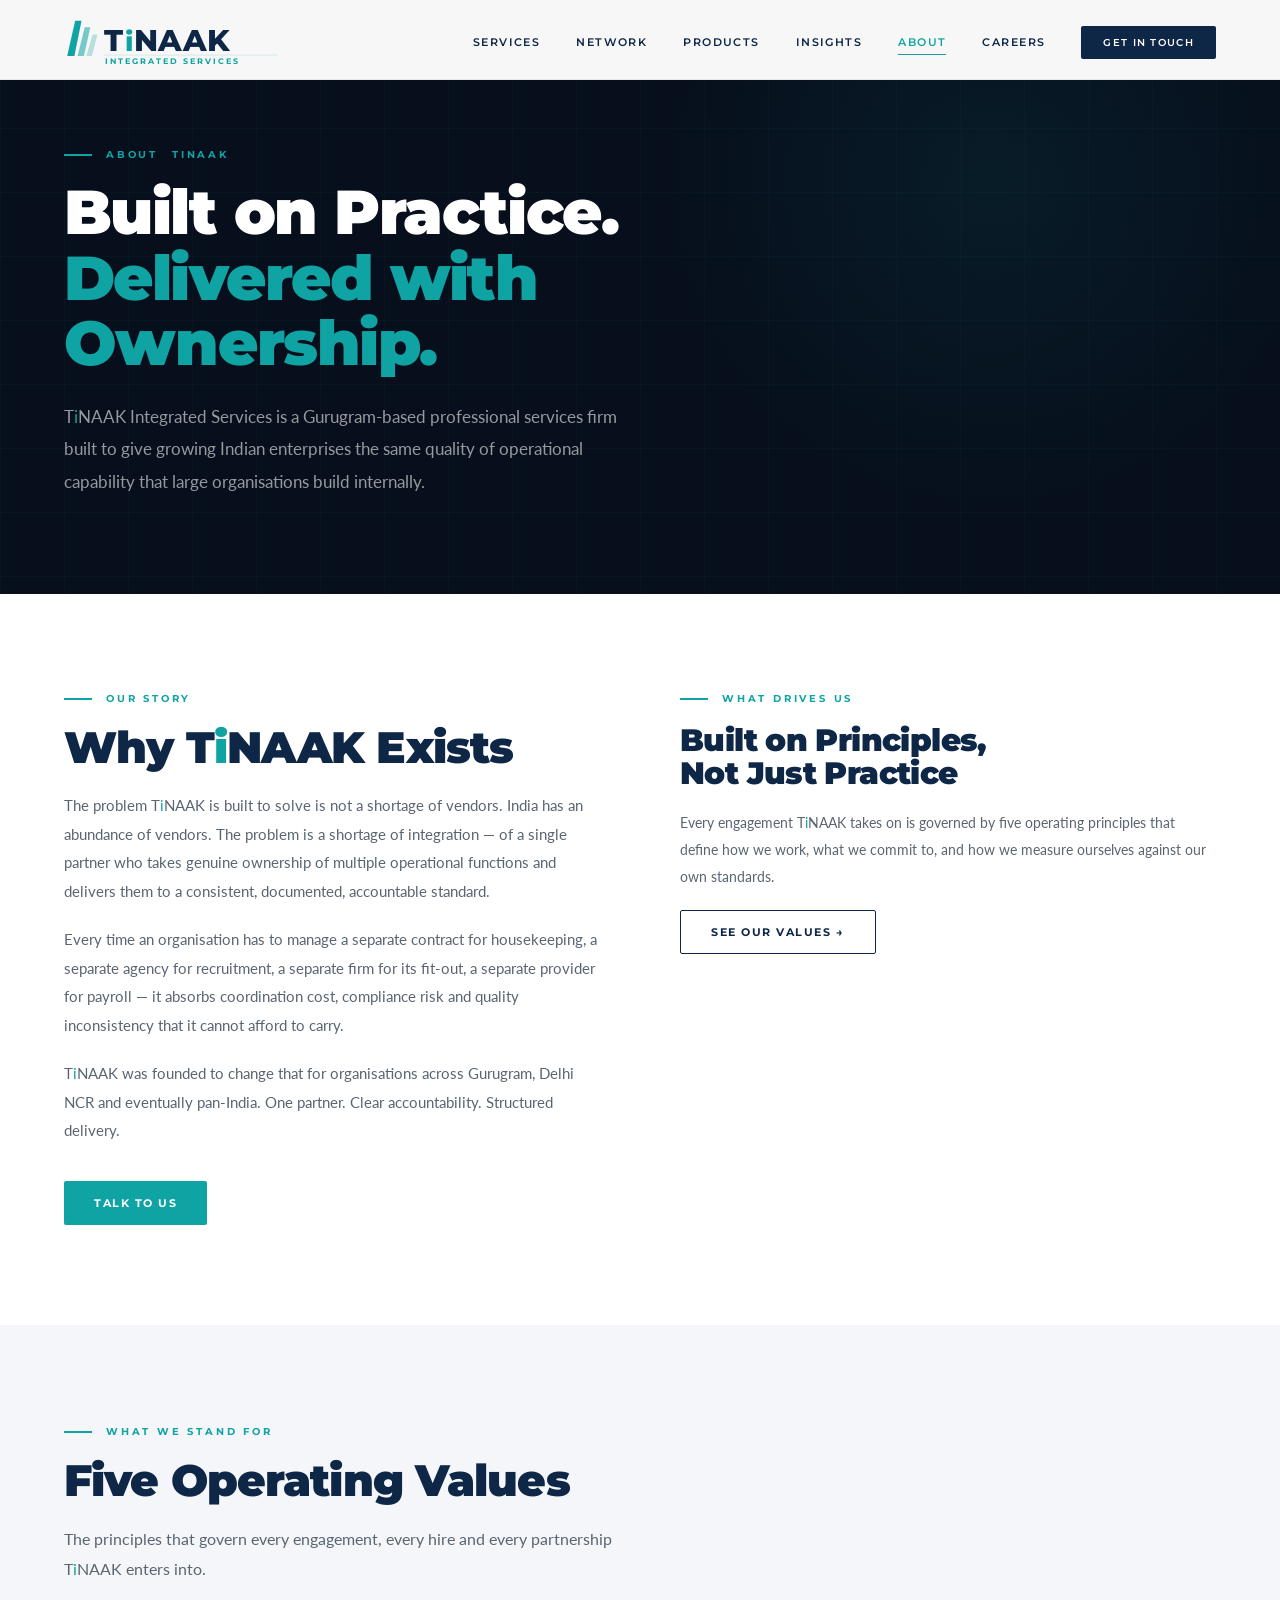
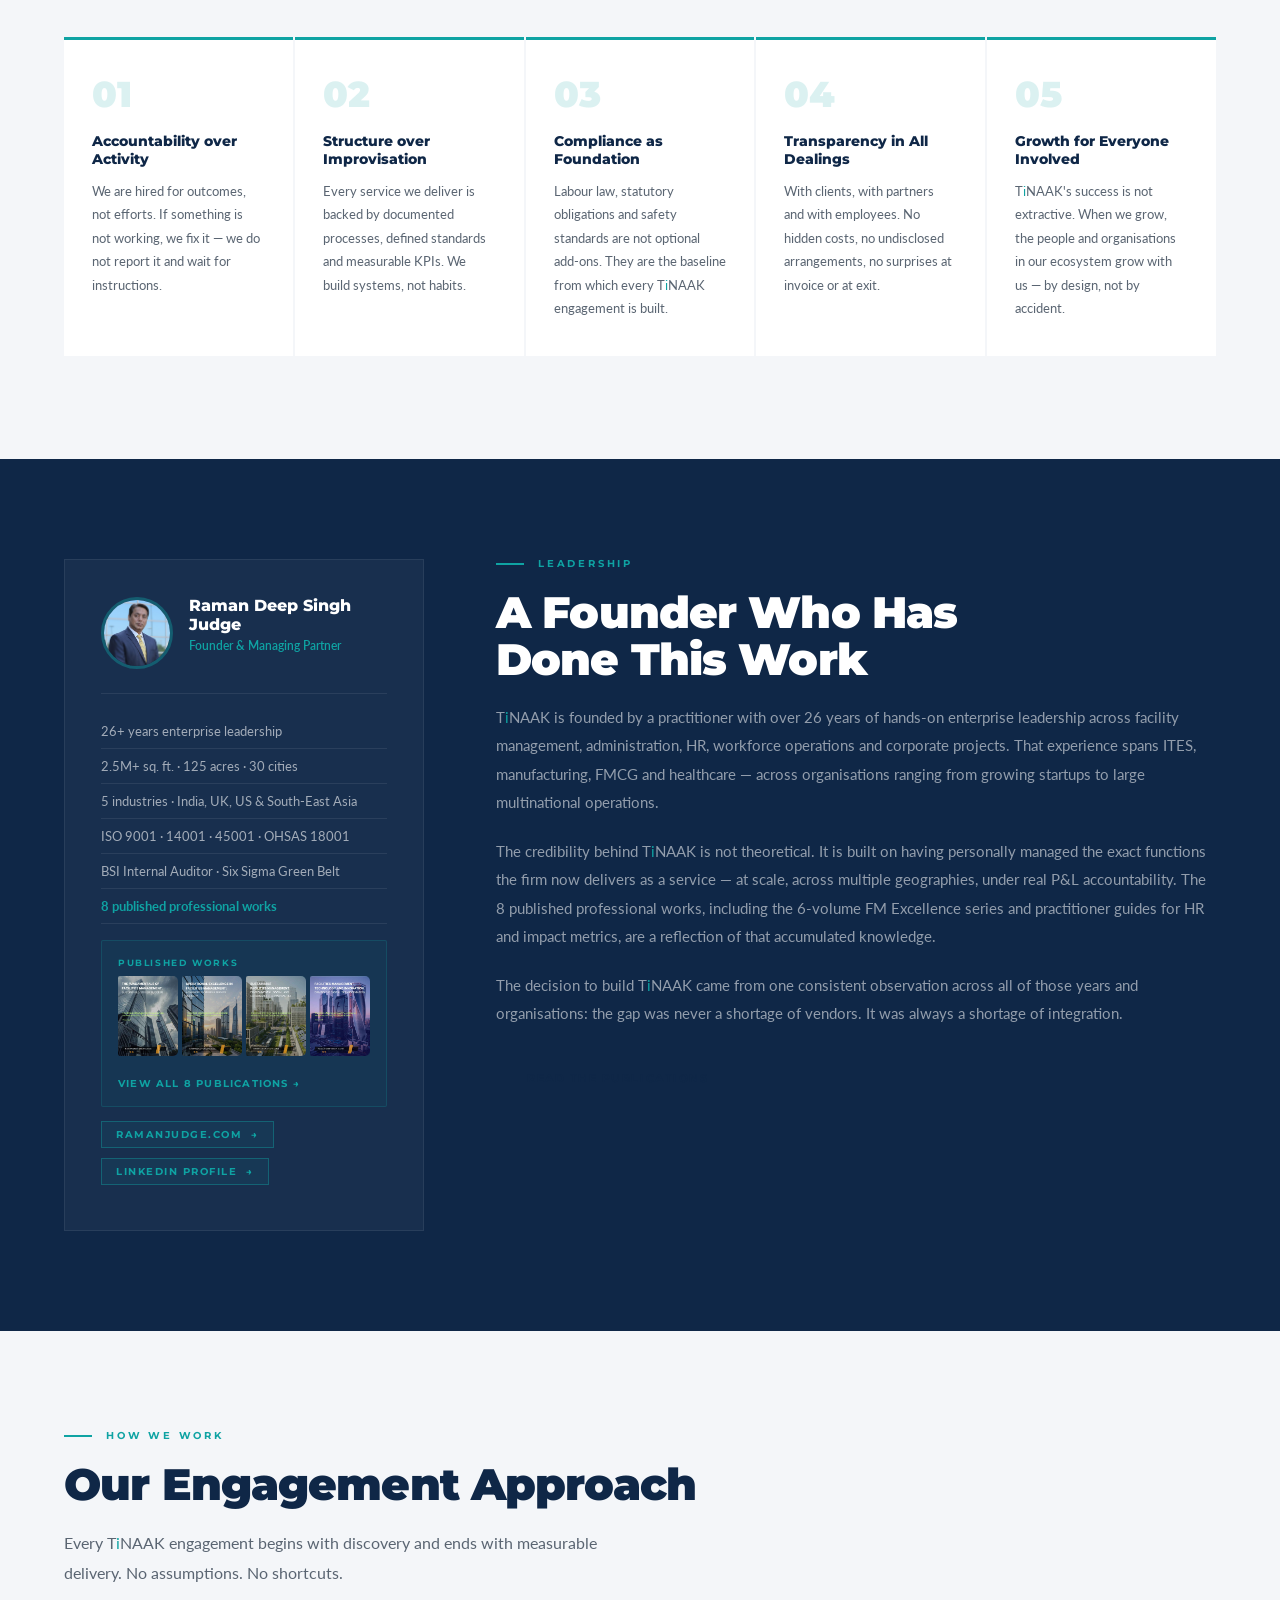
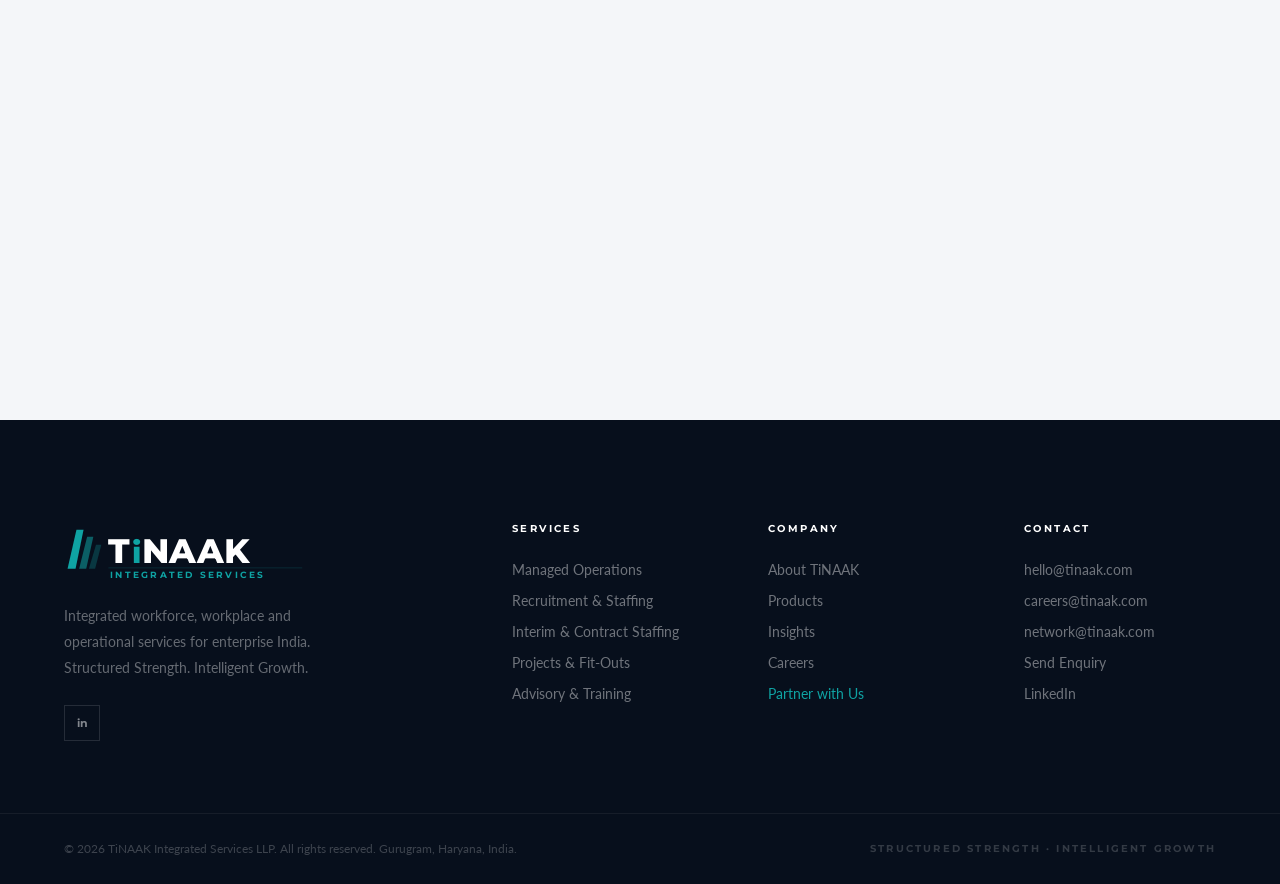
<file: about.html>
<!DOCTYPE html>
<html lang="en-IN">
<head>
<meta charset="UTF-8"/>
<meta name="viewport" content="width=device-width, initial-scale=1.0"/>
<meta name="description" content="TiNAAK Integrated Services — a Gurugram-based professional services firm delivering managed facility operations, recruitment, fit-outs and HR systems for enterprise India."/>
<meta name="robots" content="index, follow"/>
<title>About TiNAAK Integrated Services | Gurugram | Facility Management & Workforce Solutions</title>
  <meta name="twitter:site" content="@tinaak_in"/>
  <link rel="icon" type="image/x-icon" href="/favicon.ico">
  <link rel="icon" type="image/png" sizes="16x16" href="/favicon-16x16.png">
  <link rel="icon" type="image/png" sizes="32x32" href="/favicon-32x32.png">
  <link rel="apple-touch-icon" sizes="180x180" href="/apple-touch-icon.png">
  <link rel="icon" type="image/png" sizes="192x192" href="/android-chrome-192x192.png">
<link rel="manifest" href="/site.webmanifest">
<link rel="sitemap" type="application/xml" href="/sitemap.xml"/>
<link rel="canonical" href="https://tinaak.com/about.html"/>
<meta property="og:type" content="website"/>
<meta property="og:url" content="https://tinaak.com/about.html"/>
<meta property="og:title" content="About TiNAAK Integrated Services"/>
<meta property="og:description" content="Founded on 26 years of enterprise practice. Built to deliver the same quality of integrated operational capability that large organisations build internally."/>
<meta property="og:image" content="https://tinaak.com/assets/og-image.png"/>
<meta property="og:image:type" content="image/png"/>
<meta property="og:image:width" content="1200"/>
<meta property="og:image:height" content="630"/>
<meta property="og:site_name" content="TiNAAK Integrated Services"/>
<meta name="twitter:card" content="summary_large_image"/>
<meta name="twitter:site" content="@tinaak_in"/>
<meta name="twitter:title" content="About TiNAAK Integrated Services"/>
<meta name="twitter:description" content="Founded on 26 years of enterprise practice. Built to deliver integrated operational capability for India's growing organisations."/>
<meta name="twitter:image" content="https://tinaak.com/assets/og-image.png"/>
<script type="application/ld+json">
{
  "@context": "https://schema.org",
  "@type": "Organization",
  "name": "TiNAAK Integrated Services LLP",
  "url": "https://tinaak.com",
  "email": "hello@tinaak.com",
  "address": {
    "@type": "PostalAddress",
    "addressLocality": "Gurugram",
    "addressRegion": "Haryana",
    "addressCountry": "IN"
  },
  "founder": {
    "@type": "Person",
    "name": "Raman Deep Singh Judge",
    "jobTitle": "Founder and Managing Partner"
  },
  "telephone": "+919999998522"
}
</script>
<link rel="preconnect" href="https://fonts.googleapis.com"/>
    <link rel="preconnect" href="https://fonts.gstatic.com" crossorigin/>
  <link href="https://fonts.googleapis.com/css2?family=Montserrat:wght@400;500;600;700;800;900&family=Lato:wght@400;700&display=swap" rel="stylesheet"/>
<link rel="stylesheet" href="shared.css"/>
<style>
#story { padding:100px 5%; }
.story-inner { display:grid; grid-template-columns:1fr 1fr; gap:80px; align-items:start; }
.story-text p { font-size:15px; color:var(--steel); line-height:1.9; margin-bottom:20px; }
.values-grid { display:grid; grid-template-columns:1fr; gap:0; }
.value-row { padding:20px 0; border-bottom:1px solid var(--border); display:flex; gap:20px; }
.value-row:last-child { border-bottom:none; }
.value-num { font-family:'Montserrat',sans-serif; font-size:11px; font-weight:700; color:var(--teal); min-width:26px; margin-top:2px; }
.value-title { font-family:'Montserrat',sans-serif; font-size:14px; font-weight:700; color:var(--navy); margin-bottom:4px; }
.value-desc { font-size:13px; color:var(--steel); line-height:1.7; }

#founder-section { background:var(--navy); padding:100px 5%; }
.founder-inner { display:grid; grid-template-columns:1fr 2fr; gap:72px; align-items:start; }
.founder-card { background:rgba(255,255,255,0.04); border:1px solid rgba(255,255,255,0.07); padding:36px; }
.founder-avatar { width:80px; height:80px; border-radius:50%; background:var(--teal); display:flex; align-items:center; justify-content:center; font-family:'Montserrat',sans-serif; font-size:24px; font-weight:800; color:var(--white); margin-bottom:20px; }
.founder-name { font-family:'Montserrat',sans-serif; font-size:16px; font-weight:800; color:var(--white); margin-bottom:4px; }
.founder-role { font-size:12px; color:var(--teal); font-weight:600; margin-bottom:20px; }
.founder-divider { height:1px; background:rgba(255,255,255,0.08); margin-bottom:20px; }
.founder-cred { font-size:13px; color:rgba(255,255,255,0.6); padding:9px 0; border-bottom:1px solid rgba(255,255,255,0.08); }
.founder-cred:last-child { border-bottom:none; }
.founder-bio .section-title { color:var(--white); }
.founder-bio p { font-size:15px; color:rgba(255,255,255,0.55); line-height:1.9; margin-bottom:20px; }
.founder-bio .section-eyebrow { color:var(--teal); }
.founder-bio .section-eyebrow::before { background:var(--teal); }

#approach { padding:100px 5%; background:var(--ice); }
.approach-grid { display:grid; grid-template-columns:repeat(4,1fr); gap:2px; margin-top:52px; }
.approach-step { background:var(--white); padding:36px 28px; }
.approach-num { font-family:'Montserrat',sans-serif; font-size:36px; font-weight:900; color:rgba(15,163,163,0.15); line-height:1; margin-bottom:16px; }
.approach-title { font-family:'Montserrat',sans-serif; font-size:16px; font-weight:700; color:var(--navy); margin-bottom:10px; }
.approach-desc { font-size:14px; color:var(--steel); line-height:1.8; }

@media(max-width:900px){ .story-inner,.founder-inner{grid-template-columns:1fr;gap:48px;} .approach-grid{grid-template-columns:1fr 1fr;} }
@media(max-width:560px){ .approach-grid{grid-template-columns:1fr;} }
</style>
</head>
<body>
<a href="#main-content" class="skip-nav">Skip to main content</a>
<div id="scroll-progress"></div>

<nav id="site-nav"></nav>
<header class="page-hero">
  <div class="page-hero-grid" aria-hidden="true"></div>
  <div class="page-hero-glow" aria-hidden="true"></div>
  <div class="page-hero-inner">
    <div class="section-eyebrow">About <span style="white-space:nowrap">T<span style="color:var(--teal)">i</span>NAAK</span></div>
    <h1>Built on Practice.<br><span>Delivered with Ownership.</span></h1>
    <p>T<span style="color:var(--teal)">i</span>NAAK Integrated Services is a Gurugram-based professional services firm built to give growing Indian enterprises the same quality of operational capability that large organisations build internally.</p>
  </div>
</header>
<main id="main-content" style="display:contents">
<section id="story">
  <div class="story-inner">
    <div class="story-text reveal">
      <div class="section-eyebrow">Our Story</div>
      <h2 class="section-title">Why T<span style="color:var(--teal)">i</span>NAAK Exists</h2>
      <p>The problem T<span style="color:var(--teal)">i</span>NAAK is built to solve is not a shortage of vendors. India has an abundance of vendors. The problem is a shortage of integration — of a single partner who takes genuine ownership of multiple operational functions and delivers them to a consistent, documented, accountable standard.</p>
      <p>Every time an organisation has to manage a separate contract for housekeeping, a separate agency for recruitment, a separate firm for its fit-out, a separate provider for payroll — it absorbs coordination cost, compliance risk and quality inconsistency that it cannot afford to carry.</p>
      <p>T<span style="color:var(--teal)">i</span>NAAK was founded to change that for organisations across Gurugram, Delhi NCR and eventually pan-India. One partner. Clear accountability. Structured delivery.</p>
      <a href="contact.html" class="btn-primary" style="margin-top:16px;">Talk to Us</a>
    </div>
    <div class="reveal">
      <div class="section-eyebrow">What Drives Us</div>
      <h3 class="section-title" style="font-size:clamp(22px,2.4vw,32px);">Built on Principles,<br>Not Just Practice</h3>
      <p style="font-size:14px;color:var(--steel);line-height:1.9;margin-top:12px;">Every engagement T<span style="color:var(--teal)">i</span>NAAK takes on is governed by five operating principles that define how we work, what we commit to, and how we measure ourselves against our own standards.</p>
      <a href="#values" class="btn-outline" style="margin-top:20px;font-size:11px;" onclick="document.getElementById('values').scrollIntoView({behavior:'smooth'});return false;">See Our Values →</a>
    </div>
  </div>
</section>

<section id="values" style="background:var(--ice);padding:var(--section-pad) 5%;">
  <div class="reveal" style="margin-bottom:52px;">
    <div class="section-eyebrow">What We Stand For</div>
    <h2 class="section-title">Five Operating Values</h2>
    <p class="section-subtitle">The principles that govern every engagement, every hire and every partnership T<span style="color:var(--teal)">i</span>NAAK enters into.</p>
  </div>
  <div class="values-full-grid tn-stagger">
    <div class="tn-card value-full-card">
      <div class="value-full-num">01</div>
      <div class="value-full-title">Accountability over Activity</div>
      <div class="value-full-desc">We are hired for outcomes, not efforts. If something is not working, we fix it — we do not report it and wait for instructions.</div>
    </div>
    <div class="tn-card value-full-card">
      <div class="value-full-num">02</div>
      <div class="value-full-title">Structure over Improvisation</div>
      <div class="value-full-desc">Every service we deliver is backed by documented processes, defined standards and measurable KPIs. We build systems, not habits.</div>
    </div>
    <div class="tn-card value-full-card">
      <div class="value-full-num">03</div>
      <div class="value-full-title">Compliance as Foundation</div>
      <div class="value-full-desc">Labour law, statutory obligations and safety standards are not optional add-ons. They are the baseline from which every T<span style="color:var(--teal)">i</span>NAAK engagement is built.</div>
    </div>
    <div class="tn-card value-full-card">
      <div class="value-full-num">04</div>
      <div class="value-full-title">Transparency in All Dealings</div>
      <div class="value-full-desc">With clients, with partners and with employees. No hidden costs, no undisclosed arrangements, no surprises at invoice or at exit.</div>
    </div>
    <div class="tn-card value-full-card">
      <div class="value-full-num">05</div>
      <div class="value-full-title">Growth for Everyone Involved</div>
      <div class="value-full-desc">T<span style="color:var(--teal)">i</span>NAAK's success is not extractive. When we grow, the people and organisations in our ecosystem grow with us — by design, not by accident.</div>
    </div>
  </div>
</section>
<section id="founder-section">
  <div class="founder-inner">
    <div class="founder-card reveal">
      <div style="display:flex;align-items:center;gap:16px;margin-bottom:20px;">
        <picture>
          <source srcset="assets/raman-judge.webp" type="image/webp">
          <img src="assets/raman-judge.jpg" alt="Raman Deep Singh Judge" style="width:72px;height:72px;border-radius:50%;object-fit:cover;object-position:top;border:3px solid rgba(15,163,163,0.4);flex-shrink:0;" loading="lazy">
        </picture>
        <div>
          <div class="founder-name">Raman Deep Singh Judge</div>
          <div class="founder-role">Founder &amp; Managing Partner</div>
        </div>
      </div>
      <div class="founder-divider"></div>
      <div class="founder-cred">26+ years enterprise leadership</div>
      <div class="founder-cred">2.5M+ sq. ft. · 125 acres · 30 cities</div>
      <div class="founder-cred">5 industries · India, UK, US &amp; South-East Asia</div>
      <div class="founder-cred">ISO 9001 · 14001 · 45001 · OHSAS 18001</div>
      <div class="founder-cred">BSI Internal Auditor · Six Sigma Green Belt</div>
      <div class="founder-cred" style="color:var(--teal);font-weight:700;">8 published professional works</div>
      <div style="margin-top:16px;padding:16px;background:rgba(15,163,163,0.06);border:1px solid rgba(15,163,163,0.2);border-radius:2px;">
        <div style="font-family:'Montserrat',sans-serif;font-size:9px;font-weight:700;letter-spacing:0.18em;text-transform:uppercase;color:var(--teal);margin-bottom:8px;">Published Works</div>
        <div style="display:grid;grid-template-columns:repeat(4,1fr);gap:4px;margin-bottom:12px;">
          <picture><source srcset="assets/fm-fundamentals.webp" type="image/webp"><img src="assets/fm-fundamentals.jpg" alt="Vol 1" style="width:100%;aspect-ratio:3/4;object-fit:cover;border-radius:2px 5px 5px 2px;" loading="lazy"></picture>
          <picture><source srcset="assets/fm-operational-excellence.webp" type="image/webp"><img src="assets/fm-operational-excellence.jpg" alt="Vol 2" style="width:100%;aspect-ratio:3/4;object-fit:cover;border-radius:2px 5px 5px 2px;" loading="lazy"></picture>
          <picture><source srcset="assets/fm-sustainable.webp" type="image/webp"><img src="assets/fm-sustainable.jpg" alt="Vol 3" style="width:100%;aspect-ratio:3/4;object-fit:cover;border-radius:2px 5px 5px 2px;" loading="lazy"></picture>
          <picture><source srcset="assets/fm-technology.webp" type="image/webp"><img src="assets/fm-technology.jpg" alt="Vol 4" style="width:100%;aspect-ratio:3/4;object-fit:cover;border-radius:2px 5px 5px 2px;" loading="lazy"></picture>
        </div>
        <a href="insights.html" style="display:inline-block;color:var(--teal);text-decoration:none;font-family:'Montserrat',sans-serif;font-size:10px;font-weight:700;letter-spacing:0.12em;text-transform:uppercase;">View All 8 Publications →</a>
      </div>
      <div class="founder-cred" style="padding-top:14px;display:flex;gap:10px;flex-wrap:wrap;">
        <a href="https://ramanjudge.com" target="_blank" rel="noopener" style="display:inline-block;color:var(--teal);text-decoration:none;font-family:'Montserrat',sans-serif;font-size:10px;font-weight:700;letter-spacing:0.15em;text-transform:uppercase;border:1px solid rgba(15,163,163,0.4);background:rgba(15,163,163,0.07);padding:6px 14px;">ramanjudge.com &nbsp;→</a>
        <a href="https://www.linkedin.com/in/ramanjudge/" target="_blank" rel="noopener" style="display:inline-block;color:var(--teal);text-decoration:none;font-family:'Montserrat',sans-serif;font-size:10px;font-weight:700;letter-spacing:0.15em;text-transform:uppercase;border:1px solid rgba(15,163,163,0.4);background:rgba(15,163,163,0.07);padding:6px 14px;">LinkedIn Profile &nbsp;→</a>
      </div>
    </div>
    <div class="founder-bio reveal">
      <div class="section-eyebrow">Leadership</div>
      <h2 class="section-title">A Founder Who Has<br>Done This Work</h2>
      <p>T<span style="color:var(--teal)">i</span>NAAK is founded by a practitioner with over 26 years of hands-on enterprise leadership across facility management, administration, HR, workforce operations and corporate projects. That experience spans ITES, manufacturing, FMCG and healthcare — across organisations ranging from growing startups to large multinational operations.</p>
      <p>The credibility behind T<span style="color:var(--teal)">i</span>NAAK is not theoretical. It is built on having personally managed the exact functions the firm now delivers as a service — at scale, across multiple geographies, under real P&amp;L accountability. The 8 published professional works, including the 6-volume FM Excellence series and practitioner guides for HR and impact metrics, are a reflection of that accumulated knowledge.</p>
      <p>The decision to build T<span style="color:var(--teal)">i</span>NAAK came from one consistent observation across all of those years and organisations: the gap was never a shortage of vendors. It was always a shortage of integration.</p>
      <a href="insights.html" class="btn-outline" style="margin-top:8px;">Read the Publications</a>
    </div>
  </div>
</section>
<section id="approach">
  <div class="reveal">
    <div class="section-eyebrow">How We Work</div>
    <h2 class="section-title">Our Engagement Approach</h2>
    <p class="section-subtitle">Every T<span style="color:var(--teal)">i</span>NAAK engagement begins with discovery and ends with measurable delivery. No assumptions. No shortcuts.</p>
  </div>
  <div class="approach-grid">
    <div class="approach-step tn-card">
      <div class="tn-n-1 approach-num">01</div>
      <div class="tn-n-2 approach-title">Discovery</div>
      <div class="tn-n-3 approach-desc">We understand your specific requirements, existing gaps, compliance obligations and organisational context before recommending anything.</div>
    </div>
    <div class="approach-step tn-card">
      <div class="tn-n-1 approach-num">02</div>
      <div class="tn-n-2 approach-title">Design</div>
      <div class="tn-n-3 approach-desc">A tailored service model — right-sized, compliant, within your budget and realistic to your timeline.</div>
    </div>
    <div class="approach-step tn-card">
      <div class="tn-n-1 approach-num">03</div>
      <div class="tn-n-2 approach-title">Deploy</div>
      <div class="tn-n-3 approach-desc">Structured implementation with defined milestones, clear handovers, and KPIs agreed before day one of operations.</div>
    </div>
    <div class="approach-step tn-card">
      <div class="tn-n-1 approach-num">04</div>
      <div class="tn-n-2 approach-title">Deliver</div>
      <div class="tn-n-3 approach-desc">Ongoing operations with scheduled reviews, transparent reporting and continuous improvement built into the engagement.</div>
    </div>
  </div>
</section>
<a id="whatsapp-fab" href="https://wa.me/919999998522?text=Hi%2C%20I%27d%20like%20to%20enquire%20about%20TiNAAK%20services" target="_blank" rel="noopener noreferrer" aria-label="Chat with TiNAAK on WhatsApp">
  <svg viewBox="0 0 24 24" xmlns="http://www.w3.org/2000/svg" aria-hidden="true"><path d="M17.472 14.382c-.297-.149-1.758-.867-2.03-.967-.273-.099-.471-.148-.67.15-.197.297-.767.966-.94 1.164-.173.199-.347.223-.644.075-.297-.15-1.255-.463-2.39-1.475-.883-.788-1.48-1.761-1.653-2.059-.173-.297-.018-.458.13-.606.134-.133.298-.347.446-.52.149-.174.198-.298.298-.497.099-.198.05-.371-.025-.52-.075-.149-.669-1.612-.916-2.207-.242-.579-.487-.5-.669-.51-.173-.008-.371-.01-.57-.01-.198 0-.52.074-.792.372-.272.297-1.04 1.016-1.04 2.479 0 1.462 1.065 2.875 1.213 3.074.149.198 2.096 3.2 5.077 4.487.709.306 1.262.489 1.694.625.712.227 1.36.195 1.871.118.571-.085 1.758-.719 2.006-1.413.248-.694.248-1.289.173-1.413-.074-.124-.272-.198-.57-.347m-5.421 7.403h-.004a9.87 9.87 0 01-5.031-1.378l-.361-.214-3.741.982.998-3.648-.235-.374a9.86 9.86 0 01-1.51-5.26c.001-5.45 4.436-9.884 9.888-9.884 2.64 0 5.122 1.03 6.988 2.898a9.825 9.825 0 012.893 6.994c-.003 5.45-4.437 9.884-9.885 9.884m8.413-18.297A11.815 11.815 0 0012.05 0C5.495 0 .16 5.335.157 11.892c0 2.096.547 4.142 1.588 5.945L.057 24l6.305-1.654a11.882 11.882 0 005.683 1.448h.005c6.554 0 11.89-5.335 11.893-11.893a11.821 11.821 0 00-3.48-8.413Z"/></svg>
</a>
<div id="mobile-cta-bar" role="complementary" aria-label="Quick contact">
  <a href="contact.html" class="mcta-primary">Get In Touch</a>
  <a href="tel:+919999998522" class="mcta-secondary">Call Now</a>
</div>
<footer id="site-footer"></footer>
<script src="shared.js"></script>
<script>
document.addEventListener("DOMContentLoaded", function() {
  injectNav('about.html');
  injectFooter();
  initReveal();
  initScrollProgress();
  initCardReveal();
  initHeroParallax();
  initWhatsAppFAB();
});
</script>
</body>
</html>
</file>
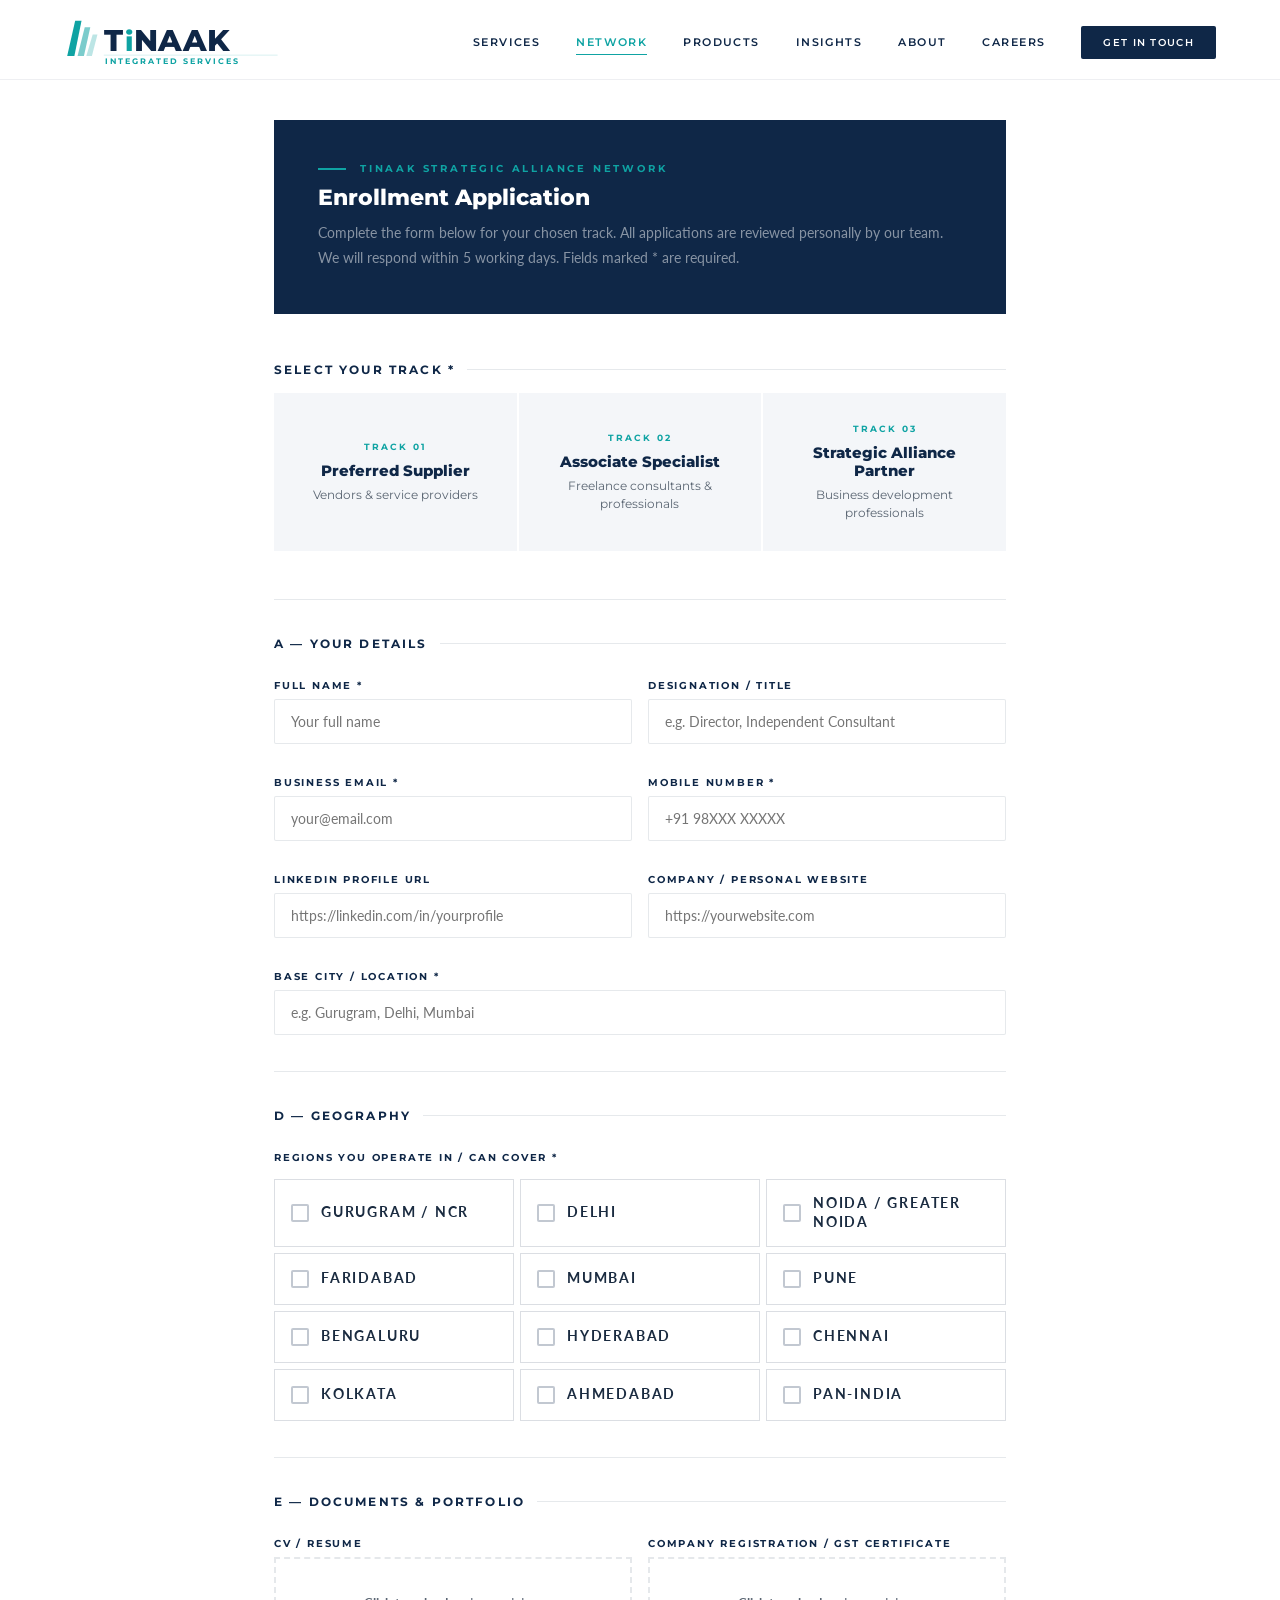
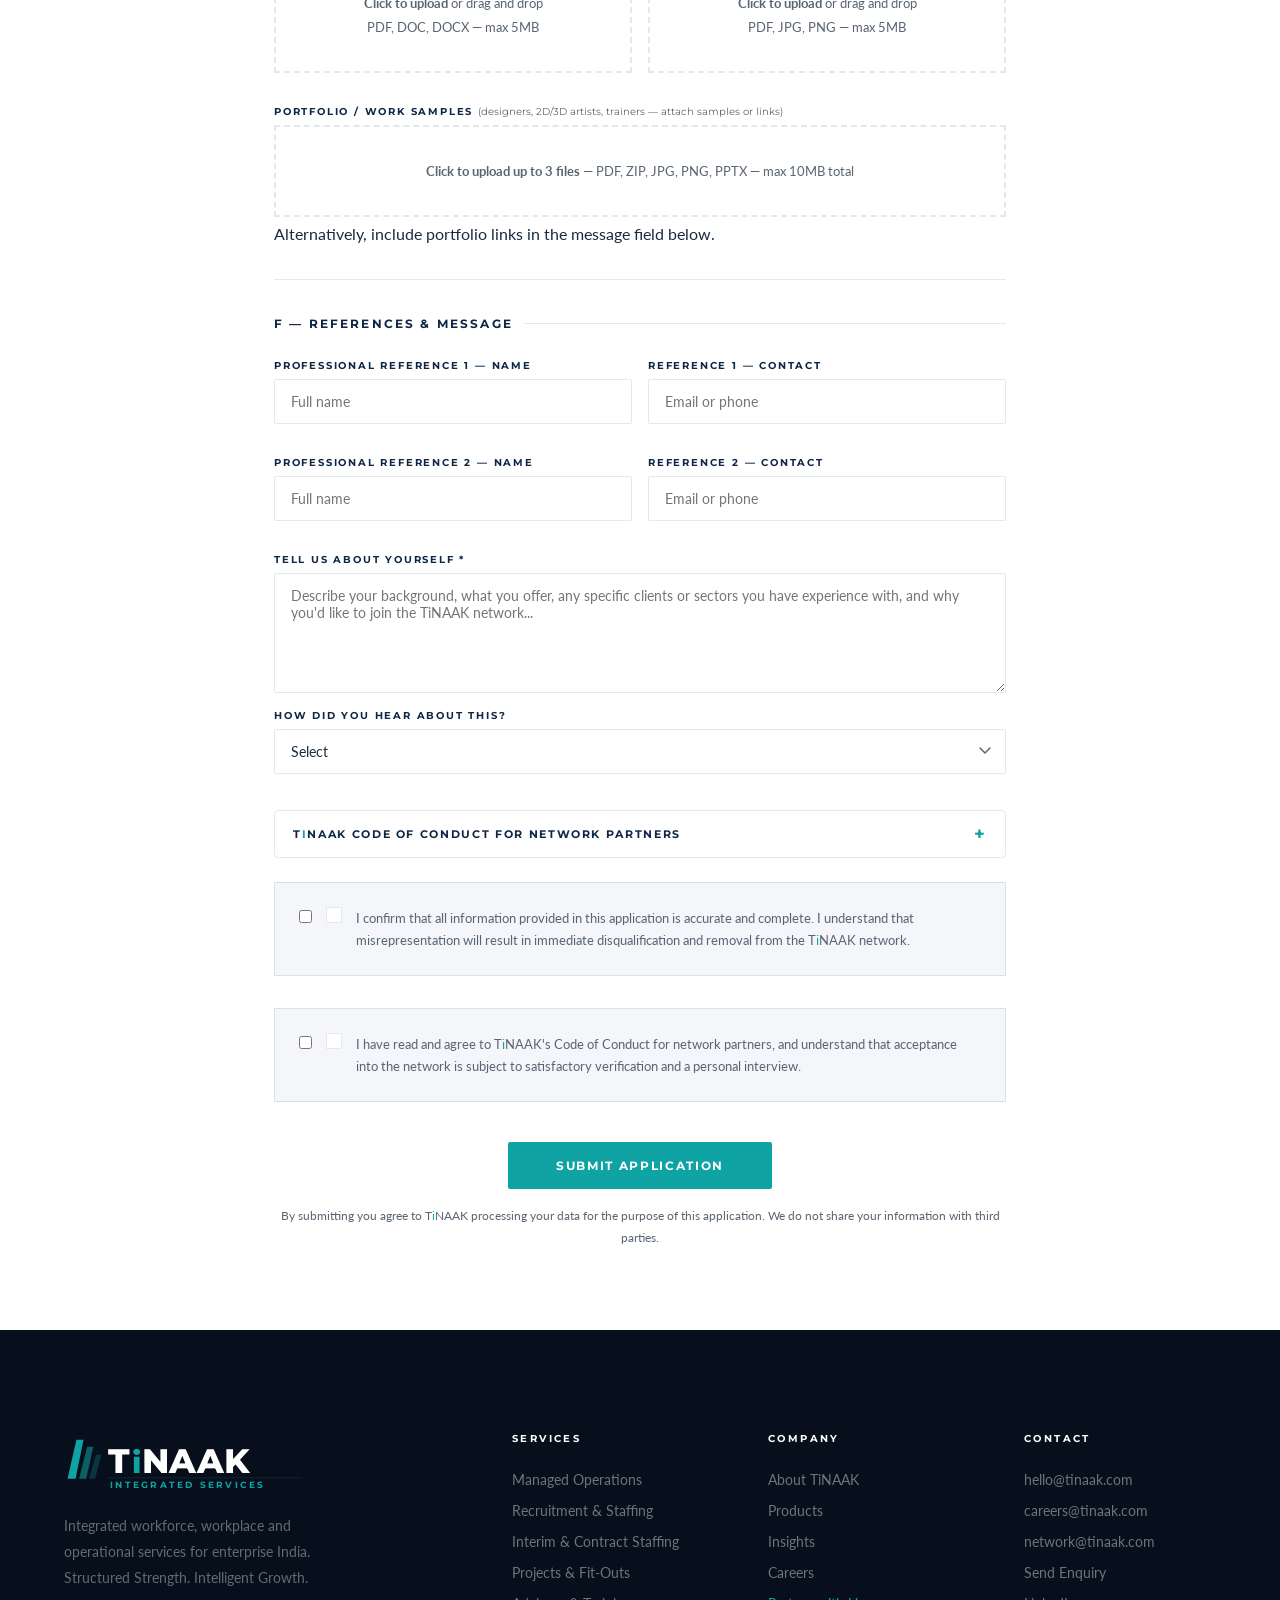
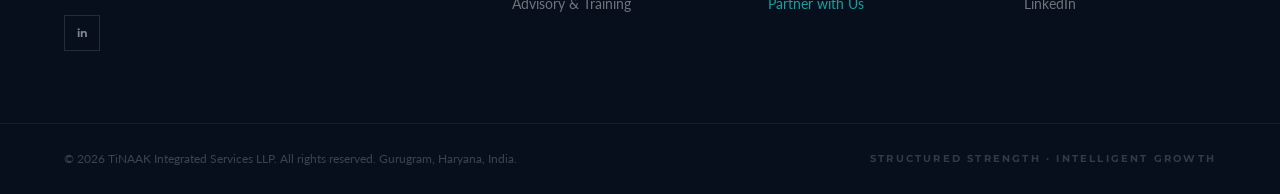
<file: enroll-form.html>
<!DOCTYPE html>
<html lang="en-IN">
<head>
<meta charset="UTF-8"/>
<meta name="viewport" content="width=device-width, initial-scale=1.0"/>
<meta name="description" content="Enroll in the TiNAAK Strategic Alliance Network — comprehensive application form for vendors, consultants and business development partners."/>
<meta name="robots" content="noindex, follow"/>
<title>Enrollment Application | TiNAAK Strategic Alliance Network</title>
  <meta property="og:image" content="https://tinaak.com/assets/og-image.png"/>
<meta property="og:image:type" content="image/png"/>
<meta property="og:image:width" content="1200"/>
<meta property="og:image:height" content="630"/>
<meta name="twitter:card" content="summary_large_image"/>
<meta name="twitter:site" content="@tinaak_in"/>
<meta name="twitter:title" content="Apply — TiNAAK Strategic Alliance Network"/>
<meta name="twitter:description" content="Apply as a supplier, specialist or BD partner. Join a curated professional network built on documented standards."/>
<meta name="twitter:image" content="https://tinaak.com/assets/og-image.png"/><link rel="icon" type="image/x-icon" href="/favicon.ico">
  <link rel="icon" type="image/png" sizes="16x16" href="/favicon-16x16.png">
  <link rel="icon" type="image/png" sizes="32x32" href="/favicon-32x32.png">
  <link rel="apple-touch-icon" sizes="180x180" href="/apple-touch-icon.png">
  <link rel="icon" type="image/png" sizes="192x192" href="/android-chrome-192x192.png">
<link rel="manifest" href="/site.webmanifest">
<link rel="sitemap" type="application/xml" href="/sitemap.xml"/>
<link rel="canonical" href="https://tinaak.com/enroll-form.html"/>
<link rel="preconnect" href="https://fonts.googleapis.com"/>
<link href="https://fonts.googleapis.com/css2?family=Montserrat:wght@400;500;600;700;800&family=Lato:wght@300;400;700&display=swap" rel="stylesheet"/>
<link rel="stylesheet" href="shared.css"/>
<style>
.enroll-wrap {
  max-width: 860px; margin: 0 auto;
  padding: 120px 5% 80px;
}
.enroll-intro {
  background: var(--navy);
  padding: 44px; margin-bottom: 48px;
}
.enroll-intro h2 {
  font-family: 'Montserrat', sans-serif;
  font-size: 22px; font-weight: 800;
  color: var(--white); margin-bottom: 10px;
}
.enroll-intro p { font-size: 14px; color: rgba(255,255,255,0.5); line-height: 1.8; }
.track-selector {
  display: grid; grid-template-columns: repeat(3,1fr);
  gap: 2px; margin-bottom: 48px;
}
.track-btn {
  padding: 28px 24px;
  background: var(--ice); border: 2px solid transparent;
  cursor: pointer; transition: all 0.2s;
  font-family: 'Montserrat', sans-serif;
  display: flex; flex-direction: column;
  align-items: center; justify-content: center;
  text-align: center; gap: 0;
}
.track-btn:hover { border-color: var(--teal); background: var(--white); }
.track-btn.active { border-color: var(--teal); background: var(--white); }
.track-btn-label {
  font-size: 9px; font-weight: 700;
  letter-spacing: 0.22em; text-transform: uppercase;
  color: var(--teal); margin-bottom: 10px;
  display: block; width: 100%; text-align: center;
}
.track-btn-title {
  font-size: 15px; font-weight: 800; color: var(--navy);
  display: block; width: 100%; text-align: center;
  line-height: 1.2; margin-bottom: 6px;
}
.track-btn-sub {
  font-size: 12px; color: var(--steel); line-height: 1.45;
  display: block; width: 100%; text-align: center;
}

.form-section {
  border-top: 1px solid var(--border);
  padding-top: 36px; margin-bottom: 36px;
}
.form-section-title {
  font-family: 'Montserrat', sans-serif;
  font-size: 12px; font-weight: 700;
  letter-spacing: 0.18em; text-transform: uppercase;
  color: var(--navy); margin-bottom: 28px;
  display: flex; align-items: center; gap: 12px;
}
.form-section-title::after {
  content: ''; flex: 1; height: 1px; background: var(--border);
}

.conditional { display: none; }
.conditional.shown { display: block; }

.expertise-grid {
  display: grid; grid-template-columns: 1fr 1fr; gap: 6px;
}
/* Expertise & geo items share same custom checkbox pattern as .checkbox-item */
.expertise-item, .geo-item {
  display: flex; align-items: center; gap: 12px;
  padding: 14px 16px; min-height: 52px;
  background: var(--white);
  border: 1.5px solid rgba(15,39,71,0.15);
  cursor: pointer; transition: border-color 0.2s, background 0.15s;
  user-select: none;
}
.expertise-item:hover, .geo-item:hover {
  border-color: var(--teal);
  background: rgba(15,163,163,0.04);
}
.expertise-item:has(input:checked),
.geo-item:has(input:checked) {
  border-color: var(--teal);
  background: rgba(15,163,163,0.04);
}
.expertise-item:has(input:checked) span,
.geo-item:has(input:checked) span { color: var(--navy); }

/* Hide native input */
.expertise-item input, .geo-item input {
  position: absolute; opacity: 0; width: 0; height: 0; pointer-events: none;
}
/* Custom box — same as .cb-box */
.expertise-item .cb-box, .geo-item .cb-box {
  width: 18px; height: 18px; flex-shrink: 0;
  border: 2px solid rgba(15,39,71,0.25);
  background: var(--white);
  display: flex; align-items: center; justify-content: center;
  transition: border-color 0.15s, background 0.15s;
  border-radius: 2px;
}
.expertise-item input:checked + .cb-box,
.geo-item input:checked + .cb-box {
  background: var(--teal); border-color: var(--teal);
}
.expertise-item input:checked + .cb-box::after,
.geo-item input:checked + .cb-box::after {
  content: '';
  width: 5px; height: 9px;
  border: 2px solid var(--white); border-top: none; border-left: none;
  transform: rotate(45deg) translate(-1px, -1px);
  display: block;
}
.expertise-item span, .geo-item span {
  font-family: 'Lato', sans-serif;
  font-size: 13.5px; color: var(--text); line-height: 1.4;
}

.geo-grid { display: grid; grid-template-columns: repeat(3, 1fr); gap: 6px; }

.declaration-box {
  background: var(--ice); padding: 24px;
  border: 1px solid var(--border); margin-bottom: 32px;
}
.declaration-box label {
  display: flex; gap: 14px; align-items: flex-start;
  font-size: 13px; color: var(--steel); line-height: 1.7;
  cursor: pointer;
}
.declaration-box input { accent-color: var(--navy); margin-top: 3px; flex-shrink: 0; }

.submit-wrap { text-align: center; padding-top: 8px; }
.submit-wrap p { font-size: 12px; color: var(--steel); margin-top: 16px; }
.submit-wrap a { color: var(--teal); }

@media (max-width: 900px) {
  .expertise-grid { grid-template-columns: 1fr 1fr; }
  .geo-grid { grid-template-columns: 1fr 1fr; }
}
@media (max-width: 640px) {
  .track-selector { grid-template-columns: 1fr; }
  .expertise-grid { grid-template-columns: 1fr; }
  .geo-grid { grid-template-columns: 1fr 1fr; }
}
</style>
</head>
<body>
<a href="#main-content" class="skip-nav">Skip to main content</a>
<div id="scroll-progress"></div>
<h1 class="sr-only">T<span style="color:var(--teal)">i</span>NAAK Strategic Alliance Network — Enrolment Application</h1>

<nav id="site-nav"></nav>

<div id="main-content" class="enroll-wrap">

  <div class="enroll-intro">
    <div class="section-eyebrow" style="color:var(--teal);margin-bottom:12px;">
      <span><span style="white-space:nowrap">T<span style="color:var(--teal)">i</span>NAAK</span> Strategic Alliance Network</span>
    </div>
    <h2>Enrollment Application</h2>
    <p>Complete the form below for your chosen track. All applications are reviewed personally by our team. We will respond within 5 working days. Fields marked * are required.</p>
  </div>

  <!-- TRACK SELECTOR -->
  <div class="form-section-title" style="margin-bottom:16px;">Select Your Track *</div>
  <div class="track-selector" id="trackSelector">
    <div class="track-btn" onclick="setTrack('supplier')" id="btn-supplier">
      <div class="track-btn-label">Track 01</div>
      <div class="track-btn-title">Preferred Supplier</div>
      <div class="track-btn-sub">Vendors &amp; service providers</div>
    </div>
    <div class="track-btn" onclick="setTrack('specialist')" id="btn-specialist">
      <div class="track-btn-label">Track 02</div>
      <div class="track-btn-title">Associate Specialist</div>
      <div class="track-btn-sub">Freelance consultants &amp; professionals</div>
    </div>
    <div class="track-btn" onclick="setTrack('partner')" id="btn-partner">
      <div class="track-btn-label">Track 03</div>
      <div class="track-btn-title">Strategic Alliance Partner</div>
      <div class="track-btn-sub">Business development professionals</div>
    </div>
  </div>

  <form id="enrollForm">
    <input type="hidden" id="selectedTrack" aria-label="Selected enrolment track" name="track" value=""/>

    <!-- SECTION A: PERSONAL / COMPANY INFO -->
    <div class="form-section">
      <div class="form-section-title">A — Your Details</div>
      <div class="form-row">
        <div class="form-group">
          <label for="fullName">Full Name *</label>
          <input type="text" id="fullName" name="fullName" placeholder="Your full name" required/>
        </div>
        <div class="form-group">
          <label for="designation">Designation / Title</label>
          <input type="text" id="designation" name="designation" placeholder="e.g. Director, Independent Consultant"/>
        </div>
      </div>
      <div class="form-row">
        <div class="form-group">
          <label for="email">Business Email *</label>
          <input type="email" id="email" name="email" placeholder="your@email.com" required/>
        </div>
        <div class="form-group">
          <label for="phone">Mobile Number *</label>
          <input type="tel" id="phone" name="phone" placeholder="+91 98XXX XXXXX" required/>
        </div>
      </div>
      <div class="form-row">
        <div class="form-group">
          <label for="linkedin">LinkedIn Profile URL</label>
          <input type="url" id="linkedin" name="linkedin" placeholder="https://linkedin.com/in/yourprofile"/>
        </div>
        <div class="form-group">
          <label for="website">Company / Personal Website</label>
          <input type="url" id="website" name="website" placeholder="https://yourwebsite.com"/>
        </div>
      </div>
      <div class="form-group">
        <label for="baseCity">Base City / Location *</label>
        <input type="text" id="baseCity" name="baseCity" placeholder="e.g. Gurugram, Delhi, Mumbai" required/>
      </div>
    </div>

    <!-- SECTION B: COMPANY INFO (Supplier track) -->
    <div class="form-section conditional" id="section-company">
      <div class="form-section-title">B — Company Information</div>
      <div class="form-row">
        <div class="form-group">
          <label for="companyName">Company / Firm Name *</label>
          <input type="text" id="companyName" name="companyName" placeholder="Registered company name"/>
        </div>
        <div class="form-group">
          <label for="companyType">Entity Type</label>
          <select id="companyType" name="companyType">
            <option value="">Select type</option>
            <option>Pvt Ltd</option>
            <option>LLP</option>
            <option>Partnership Firm</option>
            <option>Proprietorship</option>
            <option>Individual</option>
          </select>
        </div>
      </div>
      <div class="form-row">
        <div class="form-group">
          <label for="gst">GST Number</label>
          <input type="text" id="gst" name="gst" placeholder="15-digit GSTIN"/>
        </div>
        <div class="form-group">
          <label for="pan">PAN Number *</label>
          <input type="text" id="pan" name="pan" placeholder="10-character PAN"/>
        </div>
      </div>
      <div class="form-row">
        <div class="form-group">
          <label for="yearsFounded">Year Established</label>
          <input type="number" id="yearsFounded" name="yearsFounded" placeholder="e.g. 2015" min="1950" max="2025"/>
        </div>
        <div class="form-group">
          <label for="teamSize">Team Size</label>
          <select id="teamSize" name="teamSize">
            <option value="">Select</option>
            <option>Solo / Freelance</option>
            <option>2–10</option>
            <option>11–50</option>
            <option>51–200</option>
            <option>200+</option>
          </select>
        </div>
      </div>
      <div class="form-group">
        <label for="insurance">Professional / Liability Insurance</label>
        <select id="insurance" name="insurance">
          <option value="">Select</option>
          <option>Yes — currently insured</option>
          <option>No — but willing to arrange</option>
          <option>Not applicable</option>
        </select>
      </div>
    </div>

    <!-- SECTION C: SUPPLIER CATEGORIES -->
    <div class="form-section conditional" id="section-supplier-cats">
      <div class="form-section-title">C — Supply Categories</div>
      <div class="form-group">
        <label>Primary Service / Supply Categories * (select all that apply)</label>
        <div class="expertise-grid" style="margin-top:8px;">
          <label class="expertise-item"><input type="checkbox" name="cats" value="housekeeping-consumables"/><span class="cb-box"></span><span>Housekeeping &amp; Hygiene Products</span></label>
          <label class="expertise-item"><input type="checkbox" name="cats" value="pantry-supplies"/><span class="cb-box"></span><span>Pantry &amp; Breakroom Supplies</span></label>
          <label class="expertise-item"><input type="checkbox" name="cats" value="safety-ppe"/><span class="cb-box"></span><span>Safety &amp; PPE Equipment</span></label>
          <label class="expertise-item"><input type="checkbox" name="cats" value="facility-equipment"/><span class="cb-box"></span><span>Facility Tools &amp; Equipment</span></label>
          <label class="expertise-item"><input type="checkbox" name="cats" value="stationery"/><span class="cb-box"></span><span>Stationery &amp; Office Supplies</span></label>
          <label class="expertise-item"><input type="checkbox" name="cats" value="pest-control"/><span class="cb-box"></span><span>Pest Control Services</span></label>
          <label class="expertise-item"><input type="checkbox" name="cats" value="security-equipment"/><span class="cb-box"></span><span>Security Equipment &amp; Systems</span></label>
          <label class="expertise-item"><input type="checkbox" name="cats" value="transport"/><span class="cb-box"></span><span>Employee Transport Services</span></label>
          <label class="expertise-item"><input type="checkbox" name="cats" value="signage-branding"/><span class="cb-box"></span><span>Signage &amp; Branding</span></label>
          <label class="expertise-item"><input type="checkbox" name="cats" value="av-it"/><span class="cb-box"></span><span>AV, IT &amp; Office Technology</span></label>
          <label class="expertise-item"><input type="checkbox" name="cats" value="furniture-interiors"/><span class="cb-box"></span><span>Furniture &amp; Interior Products</span></label>
          <label class="expertise-item"><input type="checkbox" name="cats" value="digitisation"/><span class="cb-box"></span><span>Document Digitisation &amp; Records</span></label>
          <label class="expertise-item"><input type="checkbox" name="cats" value="uniforms-workwear"/><span class="cb-box"></span><span>Uniforms &amp; Workwear</span></label>
          <label class="expertise-item"><input type="checkbox" name="cats" value="horticulture"/><span class="cb-box"></span><span>Horticulture &amp; Landscaping</span></label>
          <label class="expertise-item"><input type="checkbox" name="cats" value="other-supply"/><span class="cb-box"></span><span>Other (describe below)</span></label>
        </div>
      </div>
      <div class="form-group">
        <label for="supplierCapacity">Monthly Supply Capacity / Scale</label>
        <textarea id="supplierCapacity" name="supplierCapacity" rows="3" placeholder="Describe your typical order volumes, lead times and geographic reach..."></textarea>
      </div>
    </div>

    <!-- SECTION D: SPECIALIST EXPERTISE -->
    <div class="form-section conditional" id="section-specialist-exp">
      <div class="form-section-title">C — Professional Expertise</div>
      <div class="form-group">
        <label>Domain Expertise * (select all that apply)</label>
        <div class="expertise-grid" style="margin-top:8px;">
          <label class="expertise-item"><input type="checkbox" name="domain" value="fm-operations"/><span class="cb-box"></span><span>Facility Management Operations</span></label>
          <label class="expertise-item"><input type="checkbox" name="domain" value="hr-admin"/><span class="cb-box"></span><span>HR &amp; Administration</span></label>
          <label class="expertise-item"><input type="checkbox" name="domain" value="labour-compliance"/><span class="cb-box"></span><span>Labour &amp; Statutory Compliance</span></label>
          <label class="expertise-item"><input type="checkbox" name="domain" value="payroll"/><span class="cb-box"></span><span>Payroll Processing &amp; Systems</span></label>
          <label class="expertise-item"><input type="checkbox" name="domain" value="security-mgmt"/><span class="cb-box"></span><span>Security Management</span></label>
          <label class="expertise-item"><input type="checkbox" name="domain" value="fit-outs-pm"/><span class="cb-box"></span><span>Fit-Outs &amp; Project Management</span></label>
          <label class="expertise-item"><input type="checkbox" name="domain" value="iso-audit"/><span class="cb-box"></span><span>ISO Auditing &amp; Certification</span></label>
          <label class="expertise-item"><input type="checkbox" name="domain" value="training-l&d"/><span class="cb-box"></span><span>Training &amp; L&amp;D Delivery</span></label>
          <label class="expertise-item"><input type="checkbox" name="domain" value="ehs"/><span class="cb-box"></span><span>EHS &amp; Safety Management</span></label>
          <label class="expertise-item"><input type="checkbox" name="domain" value="graphic-design"/><span class="cb-box"></span><span>Graphic &amp; Brand Design</span></label>
          <label class="expertise-item"><input type="checkbox" name="domain" value="2d3d-design"/><span class="cb-box"></span><span>2D / 3D Design &amp; Visualisation</span></label>
          <label class="expertise-item"><input type="checkbox" name="domain" value="digital-marketing"/><span class="cb-box"></span><span>Digital Marketing &amp; Content</span></label>
          <label class="expertise-item"><input type="checkbox" name="domain" value="legal-contracts"/><span class="cb-box"></span><span>Legal &amp; Contracts</span></label>
          <label class="expertise-item"><input type="checkbox" name="domain" value="it-systems"/><span class="cb-box"></span><span>IT Systems &amp; Software</span></label>
          <label class="expertise-item"><input type="checkbox" name="domain" value="other-specialist"/><span class="cb-box"></span><span>Other (describe below)</span></label>
        </div>
      </div>
      <div class="form-row">
        <div class="form-group">
          <label for="yearsExperience">Years of Professional Experience *</label>
          <select id="yearsExperience" name="yearsExperience">
            <option value="">Select</option>
            <option>2–5 years</option>
            <option>5–10 years</option>
            <option>10–15 years</option>
            <option>15–20 years</option>
            <option>20+ years</option>
          </select>
        </div>
        <div class="form-group">
          <label for="availability">Availability</label>
          <select id="availability" name="availability">
            <option value="">Select</option>
            <option>Full-time available (between roles)</option>
            <option>Part-time / weekends</option>
            <option>Project-based only</option>
            <option>Retainer arrangements preferred</option>
          </select>
        </div>
      </div>
      <div class="form-group">
        <label for="dayRate">Indicative Day Rate / Project Rate (₹)</label>
        <input type="text" id="dayRate" name="dayRate" placeholder="e.g. ₹8,000/day or ₹50,000/project — approximate is fine"/>
      </div>
      <div class="form-group">
        <label for="certifications">Professional Certifications</label>
        <input type="text" id="certifications" name="certifications" placeholder="e.g. ISO Internal Auditor, Six Sigma Green Belt, SHRM, PMP..."/>
      </div>
    </div>

    <!-- SECTION E: BD PARTNER INFO -->
    <div class="form-section conditional" id="section-partner-info">
      <div class="form-section-title">C — Alliance Partner Profile</div>
      <div class="form-group">
        <label>Sectors Where You Have Active Relationships * (select all that apply)</label>
        <div class="expertise-grid" style="margin-top:8px;">
          <label class="expertise-item"><input type="checkbox" name="sectors" value="corporate-re"/><span class="cb-box"></span><span>Corporate Real Estate / Admin</span></label>
          <label class="expertise-item"><input type="checkbox" name="sectors" value="hr-procurement"/><span class="cb-box"></span><span>HR &amp; Procurement Heads</span></label>
          <label class="expertise-item"><input type="checkbox" name="sectors" value="manufacturing"/><span class="cb-box"></span><span>Manufacturing &amp; Industrial</span></label>
          <label class="expertise-item"><input type="checkbox" name="sectors" value="ites-tech"/><span class="cb-box"></span><span>ITES / Technology</span></label>
          <label class="expertise-item"><input type="checkbox" name="sectors" value="fmcg"/><span class="cb-box"></span><span>FMCG &amp; Consumer Goods</span></label>
          <label class="expertise-item"><input type="checkbox" name="sectors" value="healthcare"/><span class="cb-box"></span><span>Healthcare &amp; Pharma</span></label>
          <label class="expertise-item"><input type="checkbox" name="sectors" value="retail"/><span class="cb-box"></span><span>Retail &amp; Commercial</span></label>
          <label class="expertise-item"><input type="checkbox" name="sectors" value="startups"/><span class="cb-box"></span><span>Startups &amp; Growth Companies</span></label>
          <label class="expertise-item"><input type="checkbox" name="sectors" value="other-sector"/><span class="cb-box"></span><span>Other</span></label>
        </div>
      </div>
      <div class="form-row">
        <div class="form-group">
          <label for="currentEmployment">Current Employment Status</label>
          <select id="currentEmployment" name="currentEmployment">
            <option value="">Select</option>
            <option>Currently employed — seeking supplemental income</option>
            <option>Between roles — available full-time</option>
            <option>Self-employed / Consultant</option>
            <option>Retired — selectively active</option>
          </select>
        </div>
        <div class="form-group">
          <label for="commissionExpectation">Commission Structure Preference</label>
          <select id="commissionExpectation" name="commissionExpectation">
            <option value="">Select</option>
            <option>Percentage of first-year contract value</option>
            <option>Fixed fee per converted client</option>
            <option>Ongoing monthly commission</option>
            <option>Open to discussion</option>
          </select>
        </div>
      </div>
      <div class="form-group">
        <label for="conflictDeclaration">Conflict of Interest Declaration</label>
        <textarea id="conflictDeclaration" name="conflictDeclaration" rows="3" placeholder="Please declare any current employers, clients or affiliations that could represent a conflict of interest with TiNAAK's services..."></textarea>
      </div>
    </div>

    <!-- SECTION F: GEOGRAPHY -->
    <div class="form-section">
      <div class="form-section-title">D — Geography</div>
      <div class="form-group">
        <label>Regions You Operate In / Can Cover *</label>
        <div class="geo-grid" style="margin-top:8px;">
          <label class="geo-item"><input type="checkbox" name="geo" value="gurugram"/><span class="cb-box"></span><span>Gurugram / NCR</span></label>
          <label class="geo-item"><input type="checkbox" name="geo" value="delhi"/><span class="cb-box"></span><span>Delhi</span></label>
          <label class="geo-item"><input type="checkbox" name="geo" value="noida-greater"/><span class="cb-box"></span><span>Noida / Greater Noida</span></label>
          <label class="geo-item"><input type="checkbox" name="geo" value="faridabad"/><span class="cb-box"></span><span>Faridabad</span></label>
          <label class="geo-item"><input type="checkbox" name="geo" value="mumbai"/><span class="cb-box"></span><span>Mumbai</span></label>
          <label class="geo-item"><input type="checkbox" name="geo" value="pune"/><span class="cb-box"></span><span>Pune</span></label>
          <label class="geo-item"><input type="checkbox" name="geo" value="bangalore"/><span class="cb-box"></span><span>Bengaluru</span></label>
          <label class="geo-item"><input type="checkbox" name="geo" value="hyderabad"/><span class="cb-box"></span><span>Hyderabad</span></label>
          <label class="geo-item"><input type="checkbox" name="geo" value="chennai"/><span class="cb-box"></span><span>Chennai</span></label>
          <label class="geo-item"><input type="checkbox" name="geo" value="kolkata"/><span class="cb-box"></span><span>Kolkata</span></label>
          <label class="geo-item"><input type="checkbox" name="geo" value="ahmedabad"/><span class="cb-box"></span><span>Ahmedabad</span></label>
          <label class="geo-item"><input type="checkbox" name="geo" value="pan-india"/><span class="cb-box"></span><span>Pan-India</span></label>
        </div>
      </div>
    </div>

    <!-- SECTION G: UPLOADS & PORTFOLIO -->
    <div class="form-section">
      <div class="form-section-title">E — Documents &amp; Portfolio</div>
      <div class="form-row">
        <div class="form-group">
          <label>CV / Resume</label>
          <div class="upload-area">
            <input type="file" accept=".pdf,.doc,.docx" name="cvFile" style="display:none" id="cvFile"/>
            <p onclick="document.getElementById('cvFile').click()" style="cursor:pointer;"><strong>Click to upload</strong> or drag and drop<br>PDF, DOC, DOCX — max 5MB</p>
          </div>
        </div>
        <div class="form-group">
          <label>Company Registration / GST Certificate</label>
          <div class="upload-area">
            <input type="file" accept=".pdf,.jpg,.png" name="regDoc" style="display:none" id="regDoc"/>
            <p onclick="document.getElementById('regDoc').click()" style="cursor:pointer;"><strong>Click to upload</strong> or drag and drop<br>PDF, JPG, PNG — max 5MB</p>
          </div>
        </div>
      </div>
      <div class="form-group">
        <label>Portfolio / Work Samples <span style="font-weight:400;color:var(--steel);text-transform:none;letter-spacing:0;">(designers, 2D/3D artists, trainers — attach samples or links)</span></label>
        <div class="upload-area">
          <input type="file" accept=".pdf,.zip,.jpg,.png,.pptx" multiple name="portfolio" style="display:none" id="portfolioFile"/>
          <p onclick="document.getElementById('portfolioFile').click()" style="cursor:pointer;"><strong>Click to upload up to 3 files</strong> — PDF, ZIP, JPG, PNG, PPTX — max 10MB total</p>
        </div>
        <div class="form-note">Alternatively, include portfolio links in the message field below.</div>
      </div>
    </div>

    <!-- SECTION H: REFERENCES & MESSAGE -->
    <div class="form-section">
      <div class="form-section-title">F — References &amp; Message</div>
      <div class="form-row">
        <div class="form-group">
          <label for="ref1Name">Professional Reference 1 — Name</label>
          <input type="text" id="ref1Name" name="ref1Name" placeholder="Full name"/>
        </div>
        <div class="form-group">
          <label for="ref1Contact">Reference 1 — Contact</label>
          <input type="text" id="ref1Contact" name="ref1Contact" placeholder="Email or phone"/>
        </div>
      </div>
      <div class="form-row">
        <div class="form-group">
          <label for="ref2Name">Professional Reference 2 — Name</label>
          <input type="text" id="ref2Name" name="ref2Name" placeholder="Full name"/>
        </div>
        <div class="form-group">
          <label for="ref2Contact">Reference 2 — Contact</label>
          <input type="text" id="ref2Contact" name="ref2Contact" placeholder="Email or phone"/>
        </div>
      </div>
      <div class="form-group">
        <label for="message">Tell Us About Yourself *</label>
        <textarea id="message" name="message" rows="5" placeholder="Describe your background, what you offer, any specific clients or sectors you have experience with, and why you'd like to join the TiNAAK network..." required></textarea>
      </div>
      <div class="form-group">
        <label for="howFound">How Did You Hear About This?</label>
        <select id="howFound" name="howFound">
          <option value="">Select</option>
          <option>LinkedIn</option>
          <option>Google Search</option>
          <option>Referral from a contact</option>
          <option>T<span style="color:var(--teal)">i</span>NAAK website</option>
          <option>Other</option>
        </select>
      </div>
    </div>

    <!-- CODE OF CONDUCT -->
    <div style="margin-bottom:24px;border:1px solid var(--border);border-radius:4px;overflow:hidden;">
      <button type="button" onclick="toggleConduct()" id="conductToggle"
        style="width:100%;display:flex;justify-content:space-between;align-items:center;padding:14px 18px;background:var(--light);border:none;cursor:pointer;font-family:'Montserrat',sans-serif;font-size:11px;font-weight:700;letter-spacing:0.15em;text-transform:uppercase;color:var(--navy);text-align:left;">
        <span>T<span style="color:var(--teal)">i</span>NAAK Code of Conduct for Network Partners</span>
        <span id="conductIcon" style="font-size:18px;line-height:1;color:var(--teal);">+</span>
      </button>
      <div id="conductBody" style="display:none;padding:20px 18px;background:#fff;font-size:13px;color:var(--steel);line-height:1.8;border-top:1px solid var(--border);">
        <p style="margin:0 0 12px;font-weight:700;color:var(--navy);">By joining the T<span style="color:var(--teal)">i</span>NAAK Strategic Alliance Network, you commit to the following:</p>
        <p style="margin:0 0 10px;"><strong style="color:var(--navy);">1. Professional Integrity.</strong> You will conduct yourself with honesty and professionalism in all engagements facilitated through T<span style="color:var(--teal)">i</span>NAAK — with clients, colleagues, and end users.</p>
        <p style="margin:0 0 10px;"><strong style="color:var(--navy);">2. Confidentiality.</strong> You will not disclose client identities, site details, commercial terms, or any information obtained through T<span style="color:var(--teal)">i</span>NAAK engagements to third parties without prior written consent.</p>
        <p style="margin:0 0 10px;"><strong style="color:var(--navy);">3. Quality of Delivery.</strong> You will deliver services to the standard agreed at the time of engagement. Where issues arise, you will communicate proactively and work towards resolution.</p>
        <p style="margin:0 0 10px;"><strong style="color:var(--navy);">4. No Direct Solicitation.</strong> You will not approach T<span style="color:var(--teal)">i</span>NAAK clients, introduced through network engagements, for direct commercial relationships during or within 12 months of an active engagement.</p>
        <p style="margin:0 0 10px;"><strong style="color:var(--navy);">5. Legal Compliance.</strong> You will comply with all applicable laws, regulations, and licensing requirements relevant to your area of work.</p>
        <p style="margin:0;font-style:italic;font-size:12px;">A detailed Partner Agreement will be provided prior to your first formal engagement. This code governs conduct from the point of network acceptance.</p>
      </div>
    </div>

    <!-- DECLARATIONS -->
    <div class="declaration-box">
      <label>
        <input type="checkbox" id="declarationAccuracy" required/><span class="cb-box"></span>
        <span>I confirm that all information provided in this application is accurate and complete. I understand that misrepresentation will result in immediate disqualification and removal from the T<span style="color:var(--teal)">i</span>NAAK network.</span>
      </label>
    </div>
    <div class="declaration-box">
      <label>
        <input type="checkbox" id="declarationConduct" required/><span class="cb-box"></span>
        <span>I have read and agree to T<span style="color:var(--teal)">i</span>NAAK's Code of Conduct for network partners, and understand that acceptance into the network is subject to satisfactory verification and a personal interview.</span>
      </label>
    </div>

    <div class="submit-wrap" id="submitWrap">
      <button type="button" class="btn-primary" onclick="submitEnroll()" style="padding:16px 48px;font-size:12px;">
        Submit Application
      </button>
      <p>By submitting you agree to T<span style="color:var(--teal)">i</span>NAAK processing your data for the purpose of this application. We do not share your information with third parties.</p>
    </div>

  </form>

  <div class="success-box" id="successBox">
    <h3>Application Received</h3>
    <p>Thank you for applying to the T<span style="color:var(--teal)">i</span>NAAK Strategic Alliance Network. Our team will review your application and respond within 5 working days at the email address you provided.</p>
  </div>
</div>

<a id="whatsapp-fab" href="https://wa.me/919999998522?text=Hi%2C%20I%27d%20like%20to%20enquire%20about%20TiNAAK%20services" target="_blank" rel="noopener noreferrer" aria-label="Chat with TiNAAK on WhatsApp">
  <svg viewBox="0 0 24 24" xmlns="http://www.w3.org/2000/svg" aria-hidden="true"><path d="M17.472 14.382c-.297-.149-1.758-.867-2.03-.967-.273-.099-.471-.148-.67.15-.197.297-.767.966-.94 1.164-.173.199-.347.223-.644.075-.297-.15-1.255-.463-2.39-1.475-.883-.788-1.48-1.761-1.653-2.059-.173-.297-.018-.458.13-.606.134-.133.298-.347.446-.52.149-.174.198-.298.298-.497.099-.198.05-.371-.025-.52-.075-.149-.669-1.612-.916-2.207-.242-.579-.487-.5-.669-.51-.173-.008-.371-.01-.57-.01-.198 0-.52.074-.792.372-.272.297-1.04 1.016-1.04 2.479 0 1.462 1.065 2.875 1.213 3.074.149.198 2.096 3.2 5.077 4.487.709.306 1.262.489 1.694.625.712.227 1.36.195 1.871.118.571-.085 1.758-.719 2.006-1.413.248-.694.248-1.289.173-1.413-.074-.124-.272-.198-.57-.347m-5.421 7.403h-.004a9.87 9.87 0 01-5.031-1.378l-.361-.214-3.741.982.998-3.648-.235-.374a9.86 9.86 0 01-1.51-5.26c.001-5.45 4.436-9.884 9.888-9.884 2.64 0 5.122 1.03 6.988 2.898a9.825 9.825 0 012.893 6.994c-.003 5.45-4.437 9.884-9.885 9.884m8.413-18.297A11.815 11.815 0 0012.05 0C5.495 0 .16 5.335.157 11.892c0 2.096.547 4.142 1.588 5.945L.057 24l6.305-1.654a11.882 11.882 0 005.683 1.448h.005c6.554 0 11.89-5.335 11.893-11.893a11.821 11.821 0 00-3.48-8.413Z"/></svg>
</a>
<div id="mobile-cta-bar" role="complementary" aria-label="Quick contact">
  <a href="contact.html" class="mcta-primary">Get In Touch</a>
  <a href="tel:+919999998522" class="mcta-secondary">Call Now</a>
</div>
<footer id="site-footer"></footer>
<script src="shared.js"></script>
<script>
function toggleConduct() {
  const body = document.getElementById('conductBody');
  const icon = document.getElementById('conductIcon');
  const open = body.style.display === 'block';
  body.style.display = open ? 'none' : 'block';
  icon.textContent = open ? '+' : '×';
}

document.addEventListener('DOMContentLoaded', function() {
  injectNav('network.html');
  injectFooter();
  initScrollProgress();
  initWhatsAppFAB();
});

// Pre-select track from URL param
const urlParams = new URLSearchParams(window.location.search);
const trackParam = urlParams.get('track');
if (trackParam) setTrack(trackParam);

function setTrack(track) {
  document.getElementById('selectedTrack').value = track;
  document.querySelectorAll('.track-btn').forEach(b => b.classList.remove('active'));
  const btn = document.getElementById('btn-' + track);
  if (btn) btn.classList.add('active');

  // Hide all conditional sections
  document.querySelectorAll('.conditional').forEach(s => s.classList.remove('shown'));

  if (track === 'supplier') {
    document.getElementById('section-company').classList.add('shown');
    document.getElementById('section-supplier-cats').classList.add('shown');
  } else if (track === 'specialist') {
    document.getElementById('section-specialist-exp').classList.add('shown');
  } else if (track === 'partner') {
    document.getElementById('section-partner-info').classList.add('shown');
  }
}

function submitEnroll() {
  const track = document.getElementById('selectedTrack').value;
  if (!track) { alert('Please select a track before submitting.'); return; }

  V.clearAll(document.getElementById('enrollForm'));

  const ok = V.run([
    {el: document.getElementById('fullName'), checks: [{fn: (v)=>V.required(v), msg:'Please enter your full name'}]},
    {el: document.getElementById('email'),    checks: [{fn: (v)=>V.required(v), msg:'Email is required'}, {fn: (v)=>V.email(v), msg:'Please enter a valid email address'}]},
    {el: document.getElementById('phone'),    checks: [{fn: (v)=>V.required(v), msg:'Phone is required'}, {fn: (v)=>V.phone(v), msg:'Please enter a valid phone number'}]},
    {el: document.getElementById('linkedin'), checks: [{fn: (v)=>V.linkedin(v), msg:'Please enter a valid LinkedIn URL (linkedin.com/in/yourprofile)'}]},
    {el: document.getElementById('message'),  checks: [{fn: (v)=>V.required(v), msg:'Please tell us about yourself'}]}
  ]);
  if (!ok) return;

  const cvEl = document.getElementById('cvFile');
  if (cvEl && cvEl.files[0]) {
    if (!V.fileSize(cvEl.files[0], 5)) { V.err(cvEl, 'CV must be under 5MB'); return; }
    if (!V.fileType(cvEl.files[0], ['.pdf','.doc','.docx'])) { V.err(cvEl, 'CV must be PDF, DOC or DOCX'); return; }
  }
  const regEl = document.getElementById('regDoc');
  if (regEl && regEl.files[0]) {
    if (!V.fileSize(regEl.files[0], 5)) { V.err(regEl, 'Registration document must be under 5MB'); return; }
    if (!V.fileType(regEl.files[0], ['.pdf','.jpg','.jpeg','.png'])) { V.err(regEl, 'Registration document must be PDF, JPG or PNG'); return; }
  }
  const portEl = document.getElementById('portfolioFile');
  if (portEl && portEl.files.length > 0) {
    for (const f of portEl.files) {
      if (!V.fileSize(f, 10)) { V.err(portEl, 'Portfolio files must be under 10MB total'); return; }
      if (!V.fileType(f, ['.pdf','.zip','.jpg','.jpeg','.png','.pptx'])) { V.err(portEl, 'Portfolio must be PDF, ZIP, JPG, PNG or PPTX'); return; }
    }
  }

  const decAccuracy = document.getElementById('declarationAccuracy').checked;
  const decConduct = document.getElementById('declarationConduct').checked;
  if (!decAccuracy || !decConduct) { alert('Please confirm both declarations before submitting.'); return; }

  const name = document.getElementById('fullName').value;
  const email = document.getElementById('email').value;
  const phone = document.getElementById('phone').value;
  const message = document.getElementById('message').value;

  const cats = [...document.querySelectorAll('input[name="cats"]:checked')].map(e => e.value).join(', ');
  const domains = [...document.querySelectorAll('input[name="domain"]:checked')].map(e => e.value).join(', ');
  const sectors = [...document.querySelectorAll('input[name="sectors"]:checked')].map(e => e.value).join(', ');
  const geos = [...document.querySelectorAll('input[name="geo"]:checked')].map(e => e.value).join(', ');
  const trackLabels = { supplier: 'Preferred Supplier Network', specialist: 'Associate Specialist', partner: 'Strategic Alliance Partner' };

  const btn = document.querySelector('#enrollForm .btn-primary') || document.querySelector('#enrollForm button[onclick]');
  if(btn){ btn.textContent = 'Submitting…'; btn.disabled = true; }

  const fd = new FormData();
  fd.append('name', name);
  fd.append('email', email);
  fd.append('phone', phone);
  fd.append('track', trackLabels[track]);
  fd.append('base_city', document.getElementById('baseCity').value);
  fd.append('linkedin', document.getElementById('linkedin').value);
  fd.append('supply_categories', cats);
  fd.append('domain_expertise', domains);
  fd.append('sectors', sectors);
  fd.append('geography', geos);
  fd.append('message', message);
  fd.append('reference_1', `${document.getElementById('ref1Name').value} — ${document.getElementById('ref1Contact').value}`);
  fd.append('reference_2', `${document.getElementById('ref2Name').value} — ${document.getElementById('ref2Contact').value}`);
  fd.append('how_found', document.getElementById('howFound').value);

  const cvFile = document.getElementById('cvFile').files[0];
  if (cvFile) fd.append('cv', cvFile);

  const regFile = document.getElementById('regDoc').files[0];
  if (regFile) fd.append('reg_doc', regFile);

  const portfolioFiles = document.getElementById('portfolioFile').files;
  for (let i = 0; i < Math.min(portfolioFiles.length, 3); i++) {
    fd.append('portfolio', portfolioFiles[i]);
  }

  fetch('https://tinaak-forms-worker.judge-raman.workers.dev/network', {
    method: 'POST',
    body: fd
  })
  .then(r => r.json())
  .then(res => {
    if(res.success){
      document.getElementById('enrollForm').style.display = 'none';
      document.getElementById('successBox').style.display = 'block';
      window.scrollTo({ top: 0, behavior: 'smooth' });
    } else {
      if(btn){ btn.textContent = 'Submit Application'; btn.disabled = false; }
      alert('Something went wrong. Please try again or email us directly at network@tinaak.com');
    }
  })
  .catch(() => {
    if(btn){ btn.textContent = 'Submit Application'; btn.disabled = false; }
    alert('Could not submit — please check your connection or email us directly at network@tinaak.com');
  });
}
</script>
</body>
</html>
</file>
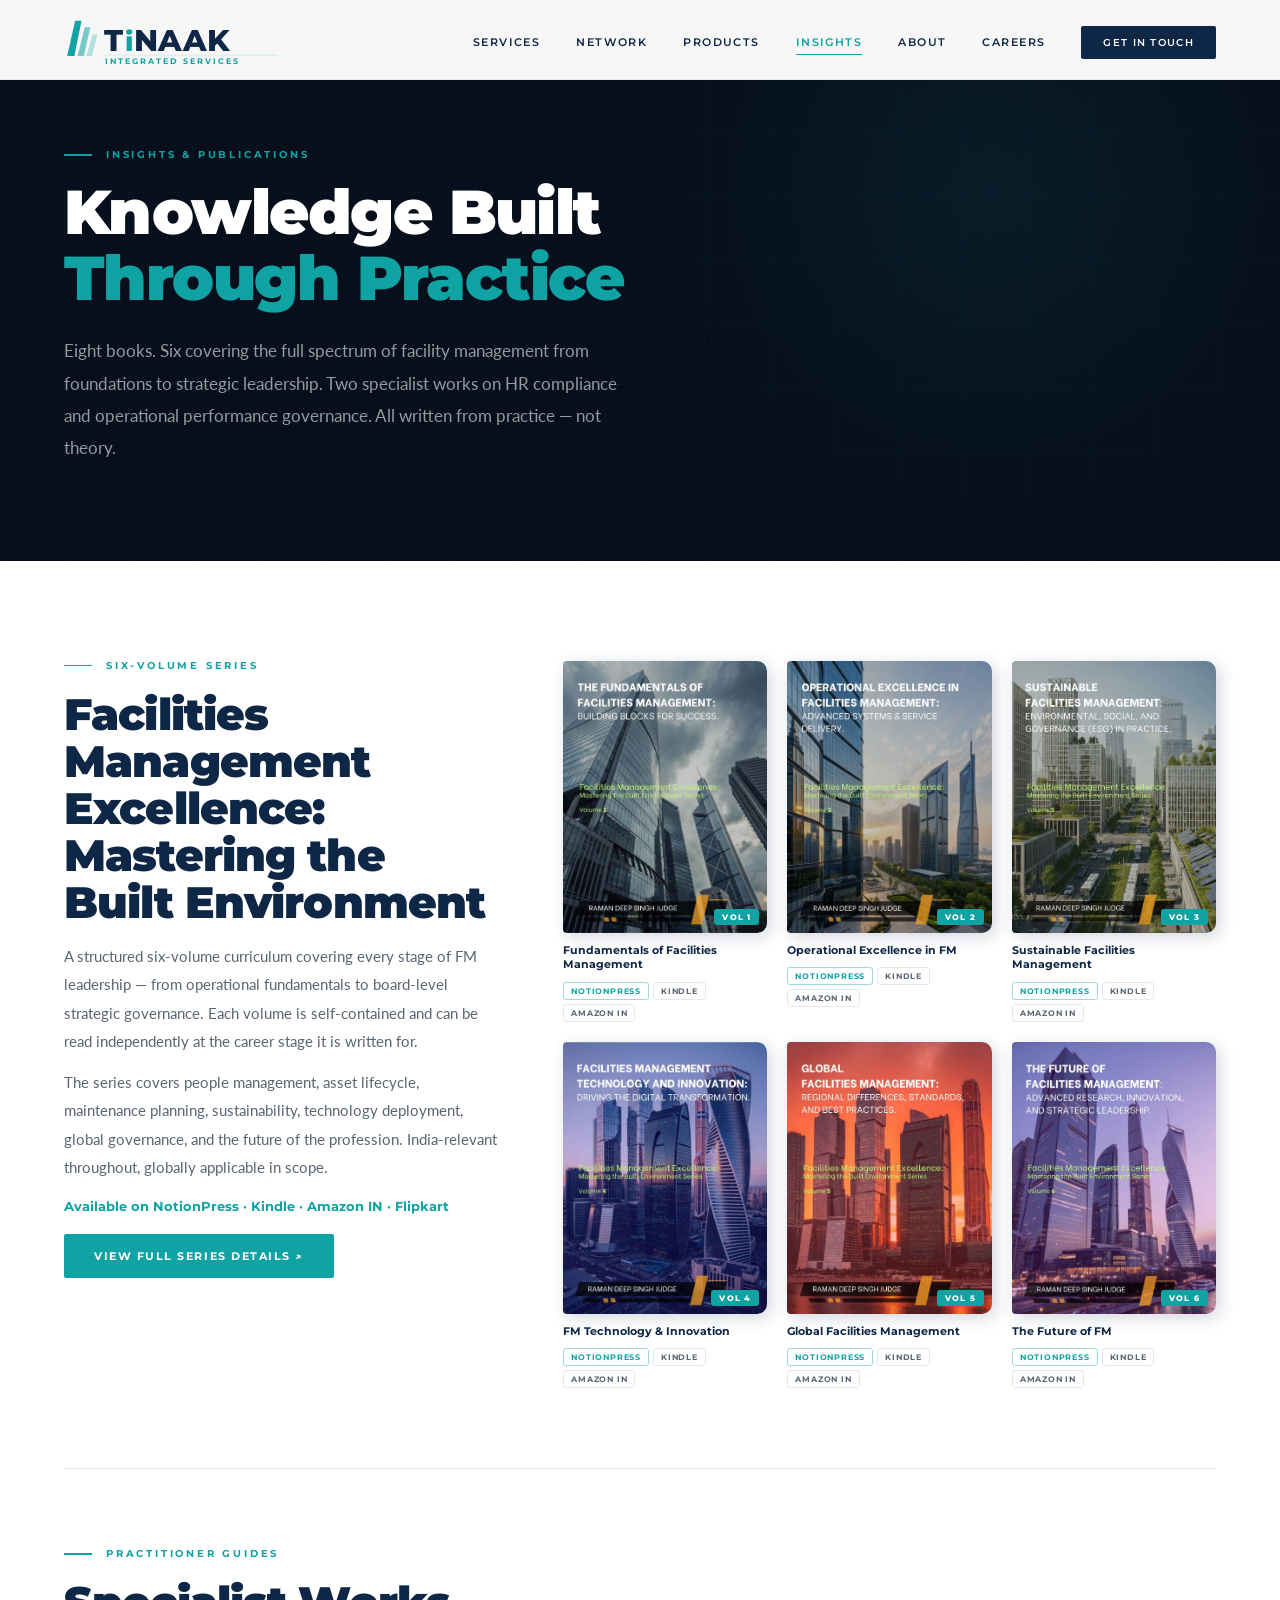
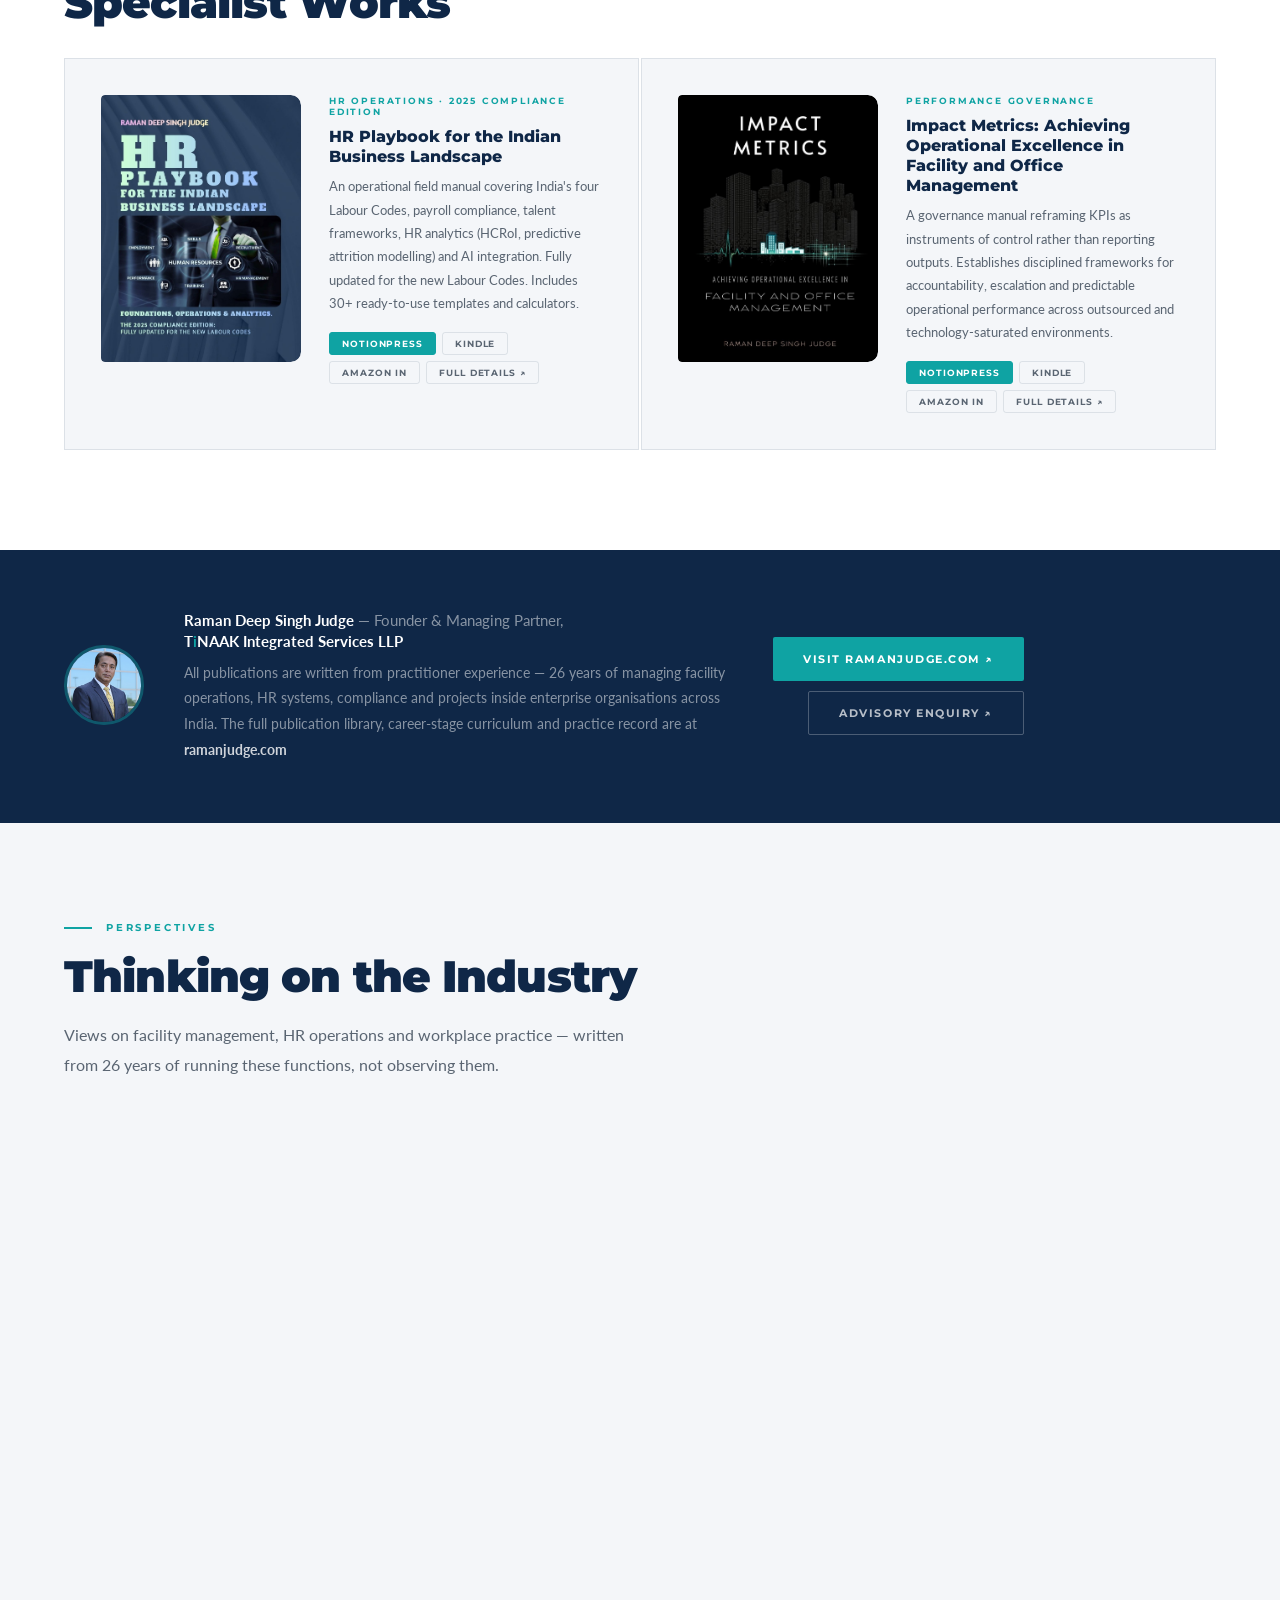
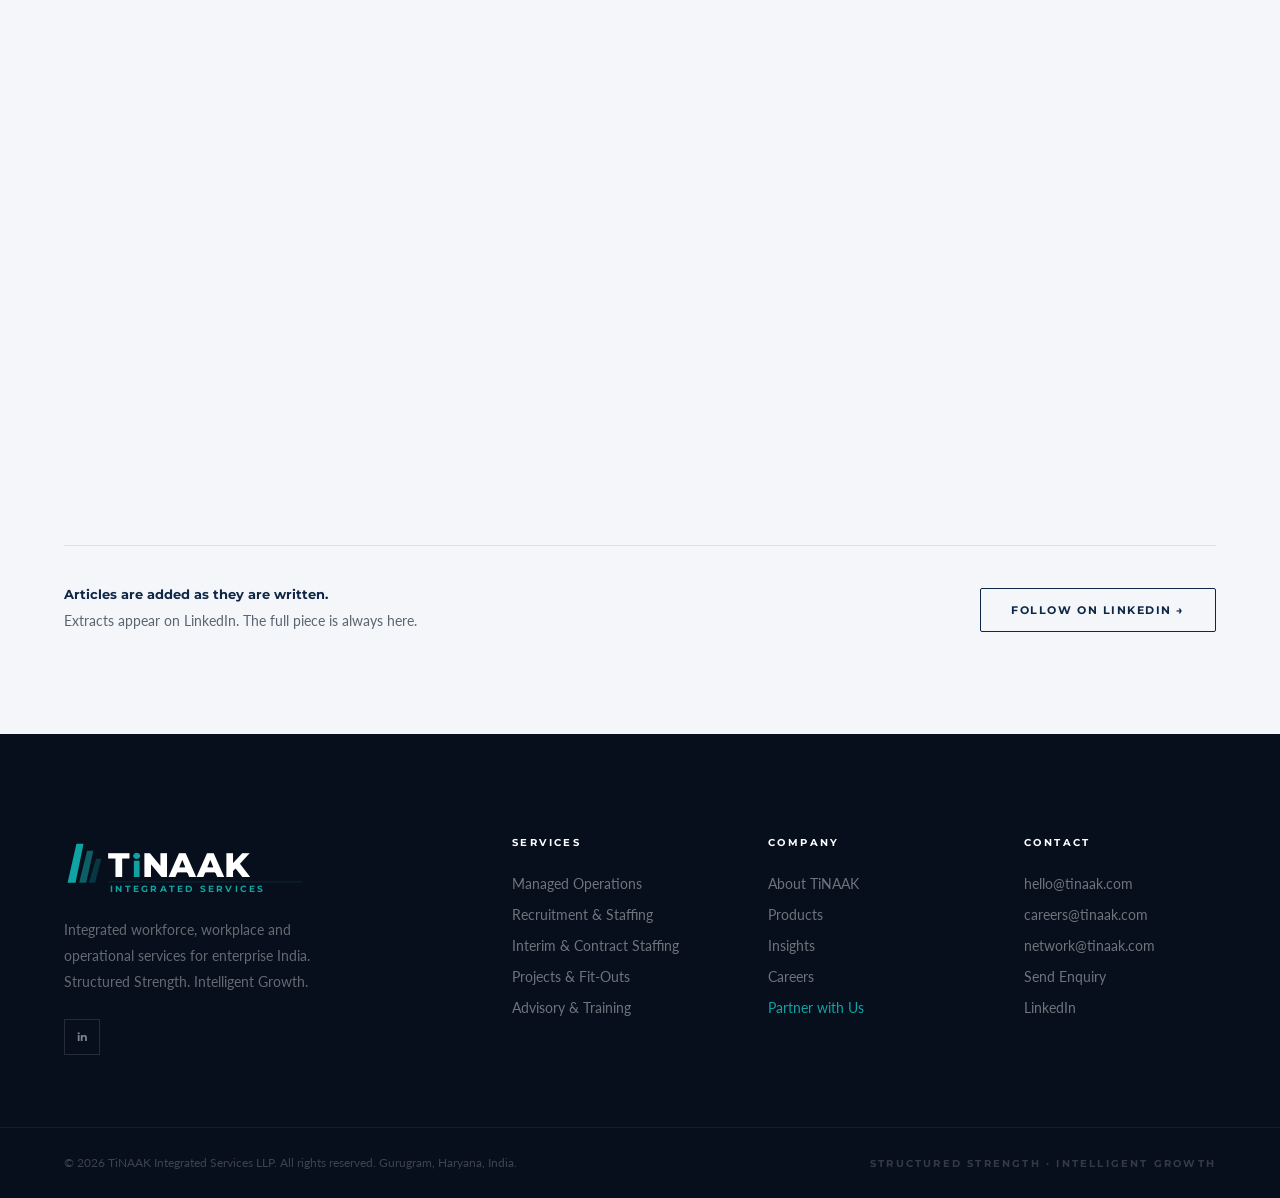
<file: insights.html>
<!DOCTYPE html>
<html lang="en-IN">
<head>
<meta charset="UTF-8"/>
<meta name="viewport" content="width=device-width, initial-scale=1.0"/>
<meta name="description" content="TiNAAK Insights — professional publications, FM excellence guides and industry perspectives from Raman Deep Singh Judge. Facility management, HR operations and workplace best practice for India."/>
<meta name="robots" content="index, follow"/>
<title>Insights & Publications | TiNAAK Integrated Services</title>
<link rel="icon" type="image/x-icon" href="/favicon.ico">
<link rel="icon" type="image/png" sizes="16x16" href="/favicon-16x16.png">
<link rel="icon" type="image/png" sizes="32x32" href="/favicon-32x32.png">
<link rel="apple-touch-icon" sizes="180x180" href="/apple-touch-icon.png">
<link rel="icon" type="image/png" sizes="192x192" href="/android-chrome-192x192.png">
<link rel="manifest" href="/site.webmanifest">
<link rel="sitemap" type="application/xml" href="/sitemap.xml"/>
<link rel="canonical" href="https://tinaak.com/insights.html"/>
<meta property="og:type" content="website"/>
<meta property="og:url" content="https://tinaak.com/insights.html"/>
<meta property="og:title" content="TiNAAK Insights &amp; Publications"/>
<meta property="og:description" content="8 practitioner publications on facility management and HR operations, plus perspectives on operational practice for India's enterprise sector."/>
<meta property="og:image" content="https://tinaak.com/assets/og-image.png"/>
<meta property="og:image:type" content="image/png"/>
<meta property="og:image:width" content="1200"/>
<meta property="og:image:height" content="630"/>
<meta name="twitter:card" content="summary_large_image"/>
<meta name="twitter:site" content="@tinaak_in"/>
<meta name="twitter:title" content="TiNAAK Insights &amp; Publications"/>
<meta name="twitter:description" content="FM Excellence series, practitioner guides and perspectives on facility management and HR operations for enterprise India."/>
<meta name="twitter:image" content="https://tinaak.com/assets/og-image.png"/>
<meta property="og:site_name" content="TiNAAK Integrated Services"/>
<link rel="preconnect" href="https://fonts.googleapis.com"/>
<link rel="preconnect" href="https://fonts.gstatic.com" crossorigin/>
<link href="https://fonts.googleapis.com/css2?family=Montserrat:wght@400;500;600;700;800;900&family=Lato:wght@400;700&display=swap" rel="stylesheet"/>
<link rel="stylesheet" href="shared.css"/>
<style>
/* ── PUBLICATIONS ── */
#publications { padding:100px 5%; }

/* ── FM SERIES — visual shelf layout ── */
.fm-series-wrap { display:grid; grid-template-columns:2fr 3fr; gap:64px; align-items:start; margin-bottom:80px; padding-bottom:80px; border-bottom:1px solid var(--border); }
.fm-series-intro .section-title { margin-bottom:16px; }
.fm-series-intro p { font-size:15px; color:var(--steel); line-height:1.9; margin-bottom:12px; }
.fm-buy-note { font-size:13px; color:var(--teal); font-family:'Montserrat',sans-serif; font-weight:700; margin-top:16px; }

/* Book shelf grid */
.book-shelf { display:grid; grid-template-columns:1fr 1fr 1fr; gap:20px; }
.book-item { display:flex; flex-direction:column; gap:10px; text-decoration:none; }
.book-cover-wrap { position:relative; border-radius:4px 10px 10px 4px; overflow:hidden; box-shadow:4px 4px 16px rgba(15,39,71,0.18); transition:transform 0.28s cubic-bezier(0.22,1,0.36,1), box-shadow 0.28s; }
.book-item:hover .book-cover-wrap { transform:translateY(-8px) rotate(-0.5deg); box-shadow:6px 16px 36px rgba(15,39,71,0.32); }
.book-cover-wrap img { width:100%; aspect-ratio:3/4; object-fit:cover; display:block; transition:filter 0.28s; }
.book-item:hover .book-cover-wrap img { filter:brightness(1.06) contrast(1.02); }
.book-vol-badge { position:absolute; bottom:8px; right:8px; font-family:'Montserrat',sans-serif; font-size:8px; font-weight:800; letter-spacing:0.15em; text-transform:uppercase; background:var(--teal); color:var(--white); padding:3px 8px; border-radius:3px; }
.book-title-small { font-family:'Montserrat',sans-serif; font-size:11px; font-weight:700; color:var(--navy); line-height:1.3; }
.book-buy-row { display:flex; gap:4px; flex-wrap:wrap; }
.btn-buy-small { font-family:'Montserrat',sans-serif; font-size:8px; font-weight:700; letter-spacing:0.1em; text-transform:uppercase; padding:3px 7px; border:1px solid var(--border); color:var(--steel); text-decoration:none; border-radius:3px; transition:background 0.15s, color 0.15s, border-color 0.15s; white-space:nowrap; }
.btn-buy-small:hover { background:var(--navy); color:var(--white); border-color:var(--navy); }
.btn-buy-small.teal { border-color:rgba(15,163,163,0.4); color:var(--teal); }
.btn-buy-small.teal:hover { background:var(--teal); color:var(--white); border-color:var(--teal); }

/* ── SPECIALIST WORKS ── */
.specialist-wrap { display:grid; grid-template-columns:1fr 1fr; gap:2px; }
.specialist-card { display:flex; gap:28px; align-items:flex-start; background:var(--ice); border:1px solid var(--border); padding:36px; }
.specialist-cover { flex-shrink:0; width:200px; position:relative; overflow:hidden; border-radius:4px 10px 10px 4px; }
.specialist-cover img { width:200px; aspect-ratio:3/4; object-fit:cover; border-radius:4px 10px 10px 4px; box-shadow:5px 5px 20px rgba(15,39,71,0.18); display:block; transition:filter 0.25s, transform 0.28s cubic-bezier(0.22,1,0.36,1); }
.specialist-card:hover .specialist-cover img { filter:brightness(1.06) contrast(1.02); transform:translateY(-4px) rotate(-0.3deg); box-shadow:6px 12px 28px rgba(15,39,71,0.28); }

.specialist-body { flex:1; }
.pub-label { font-family:'Montserrat',sans-serif; font-size:9px; font-weight:700; letter-spacing:0.2em; text-transform:uppercase; color:var(--teal); margin-bottom:10px; }
.pub-title { font-family:'Montserrat',sans-serif; font-size:16px; font-weight:800; color:var(--navy); margin-bottom:8px; line-height:1.25; }
.pub-desc { font-size:13px; color:var(--steel); line-height:1.8; margin-bottom:16px; }
.pub-buy-row { display:flex; gap:6px; flex-wrap:wrap; }
.btn-buy { font-family:'Montserrat',sans-serif; font-size:9px; font-weight:700; letter-spacing:0.1em; text-transform:uppercase; padding:5px 12px; border:1px solid var(--border); color:var(--steel); text-decoration:none; border-radius:3px; transition:all 0.15s; white-space:nowrap; }
.btn-buy:hover { background:var(--navy); color:var(--white); border-color:var(--navy); }
.btn-buy.primary { background:var(--teal); color:var(--white); border-color:var(--teal); }
.btn-buy.primary:hover { background:var(--teal-light); }

/* ── AUTHOR LINK SECTION ── */
#author-bridge { background:var(--navy); padding:60px 5%; }
.author-bridge-inner { display:grid; grid-template-columns:auto 1fr auto; gap:40px; align-items:center; max-width:960px; }
.author-photo-round { width:80px; height:80px; border-radius:50%; object-fit:cover; object-position:top; border:3px solid rgba(15,163,163,0.4); flex-shrink:0; }
.author-bridge-text .author-name-line { font-size:15px; color:var(--white); font-weight:700; margin-bottom:8px; line-height:1.4; }
.author-bridge-text .author-name-line .author-role { color:rgba(255,255,255,0.5); font-weight:400; }
.author-bridge-text .author-name-line .author-company { white-space:nowrap; }
.author-bridge-text p { font-size:14px; color:rgba(255,255,255,0.5); line-height:1.85; margin:0; }
.author-bridge-cta { flex-shrink:0; display:flex; flex-direction:column; gap:10px; align-items:flex-end; }

/* ── PERSPECTIVES ── */
#perspectives { background:var(--ice); padding:100px 5%; }
.persp-grid { display:grid; grid-template-columns:repeat(3,1fr); gap:2px; margin-top:52px; }
.persp-card { background:var(--white); padding:36px 28px; border-bottom:3px solid transparent; transition:border-color 0.2s; display:flex; flex-direction:column; }
.persp-card:hover { border-bottom-color:var(--teal); }
.persp-topic { font-family:'Montserrat',sans-serif; font-size:9px; font-weight:700; letter-spacing:0.2em; text-transform:uppercase; color:var(--teal); margin-bottom:12px; }
.persp-title { font-family:'Montserrat',sans-serif; font-size:16px; font-weight:700; color:var(--navy); margin-bottom:10px; line-height:1.3; }
.persp-summary { font-size:14px; color:var(--steel); line-height:1.85; flex:1; }
.persp-status { font-family:'Montserrat',sans-serif; font-size:9px; font-weight:700; letter-spacing:0.18em; text-transform:uppercase; color:rgba(90,101,114,0.5); margin-top:20px; padding-top:16px; border-top:1px solid var(--border); }

@media(max-width:1100px){ .book-shelf { grid-template-columns:1fr 1fr; } }
@media(max-width:900px){
  .fm-series-wrap { grid-template-columns:1fr; gap:48px; }
  .specialist-wrap { grid-template-columns:1fr; }
  .specialist-card { flex-direction:column; }
  .specialist-cover { width:160px; }
  .persp-grid { grid-template-columns:1fr 1fr; }
  .author-bridge-inner { grid-template-columns:1fr; gap:24px; }
  .author-bridge-cta { align-items:flex-start; }
}
@media(max-width:640px){
  .book-shelf { grid-template-columns:1fr 1fr; }
  .persp-grid { grid-template-columns:1fr; }
}
@media(max-width:420px){ .book-shelf { grid-template-columns:1fr 1fr; } }

/* ── PERSPECTIVE ARTICLES MODAL ── */
.persp-card { cursor:pointer; }
.persp-card:focus { outline:2px solid var(--teal); outline-offset:2px; }
.persp-read-more { font-family:'Montserrat',sans-serif; font-size:10px; font-weight:700; letter-spacing:0.15em; text-transform:uppercase; color:var(--teal); margin-top:20px; padding-top:16px; border-top:1px solid var(--border); transition:color 0.2s; }
.persp-card:hover .persp-read-more { color:var(--navy); }
.persp-status { font-family:'Montserrat',sans-serif; font-size:9px; font-weight:700; letter-spacing:0.18em; text-transform:uppercase; color:rgba(90,101,114,0.5); margin-top:20px; padding-top:16px; border-top:1px solid var(--border); }

#article-modal { display:none; position:fixed; inset:0; z-index:9000; align-items:center; justify-content:center; padding:20px; }
#article-modal.open { display:flex; }
#article-modal-backdrop { position:absolute; inset:0; background:rgba(7,15,28,0.72); backdrop-filter:blur(4px); cursor:pointer; }
#article-modal-box {
  position:relative; z-index:1; background:var(--white);
  max-width:760px; width:100%; max-height:90vh;
  border-radius:4px; overflow:hidden;
  box-shadow:0 32px 80px rgba(7,15,28,0.4);
  display:flex; flex-direction:column;
  animation:modal-in 0.28s cubic-bezier(0.22,1,0.36,1);
}
@keyframes modal-in { from { opacity:0; transform:translateY(24px) scale(0.97); } to { opacity:1; transform:none; } }
#article-modal-header {
  background:var(--navy); padding:28px 36px 24px;
  flex-shrink:0; position:relative;
}
#article-modal-close {
  position:absolute; top:20px; right:24px;
  width:36px; height:36px; border-radius:50%;
  background:rgba(255,255,255,0.08); border:none; cursor:pointer;
  color:rgba(255,255,255,0.7); font-size:20px; line-height:36px; text-align:center;
  transition:background 0.2s;
}
#article-modal-close:hover { background:rgba(255,255,255,0.18); }
#article-modal-topic { font-family:'Montserrat',sans-serif; font-size:9px; font-weight:700; letter-spacing:0.22em; text-transform:uppercase; color:var(--teal); margin-bottom:10px; }
#article-modal-title { font-family:'Montserrat',sans-serif; font-size:clamp(18px,2.5vw,24px); font-weight:800; color:var(--white); line-height:1.25; margin:0; padding-right:48px; }
#article-modal-body { overflow-y:auto; padding:36px; flex:1; }
#article-modal-body p { font-size:15px; color:#334155; line-height:1.9; margin:0 0 18px; }
#article-modal-body h3 { font-family:'Montserrat',sans-serif; font-size:14px; font-weight:800; text-transform:uppercase; letter-spacing:0.08em; color:var(--navy); margin:32px 0 12px; padding-top:24px; border-top:1px solid var(--border); }
#article-modal-body h3:first-child { margin-top:0; padding-top:0; border-top:none; }
#article-modal-body ul { padding-left:0; list-style:none; margin:0 0 18px; }
#article-modal-body ul li { font-size:15px; color:#334155; line-height:1.8; padding:6px 0 6px 20px; position:relative; border-bottom:1px solid var(--border); }
#article-modal-body ul li::before { content:'—'; position:absolute; left:0; color:var(--teal); font-weight:700; }
#article-modal-body blockquote { margin:24px 0; padding:18px 24px; border-left:3px solid var(--teal); background:var(--ice); font-style:italic; color:#475569; font-size:15px; line-height:1.8; }
#article-modal-footer { flex-shrink:0; padding:20px 36px; border-top:1px solid var(--border); background:var(--ice); display:flex; align-items:center; justify-content:space-between; flex-wrap:wrap; gap:12px; }
#article-modal-footer .author-line { font-size:13px; color:var(--steel); }
#article-modal-footer .author-line strong { color:var(--navy); }
@media(max-width:600px){ #article-modal-header{padding:24px 24px 20px;} #article-modal-body{padding:24px;} #article-modal-footer{padding:16px 24px;} }
</style>
<script type="application/ld+json">
{
  "@context": "https://schema.org",
  "@type": "Blog",
  "name": "TiNAAK Insights",
  "description": "Professional publications and perspectives on facility management, HR operations and workplace practice for the Indian enterprise sector.",
  "url": "https://tinaak.com/insights.html",
  "publisher": { "@type": "Organization", "name": "TiNAAK Integrated Services" },
  "author": { "@type": "Person", "name": "Raman Deep Singh Judge", "url": "https://ramanjudge.com" }
}
</script>
</head>
<body>
<a href="#main-content" class="skip-nav">Skip to main content</a>
<div id="scroll-progress"></div>
<nav id="site-nav"></nav>
<header class="page-hero">
  <div class="page-hero-grid" aria-hidden="true"></div>
  <div class="page-hero-glow" aria-hidden="true"></div>
  <div class="page-hero-inner">
    <div class="section-eyebrow">Insights &amp; Publications</div>
    <h1>Knowledge Built<br><span>Through Practice</span></h1>
    <p>Eight books. Six covering the full spectrum of facility management from foundations to strategic leadership. Two specialist works on HR compliance and operational performance governance. All written from practice — not theory.</p>
  </div>
</header>

<main id="main-content" style="display:contents">
<section id="publications">

  <!-- ── FM EXCELLENCE SERIES ── -->
  <div class="fm-series-wrap reveal">
    <div class="fm-series-intro">
      <div class="section-eyebrow">Six-Volume Series</div>
      <h2 class="section-title">Facilities Management Excellence: Mastering the Built Environment</h2>
      <p>A structured six-volume curriculum covering every stage of FM leadership — from operational fundamentals to board-level strategic governance. Each volume is self-contained and can be read independently at the career stage it is written for.</p>
      <p>The series covers people management, asset lifecycle, maintenance planning, sustainability, technology deployment, global governance, and the future of the profession. India-relevant throughout, globally applicable in scope.</p>
      <div class="fm-buy-note">Available on NotionPress · Kindle · Amazon IN · Flipkart</div>
      <a href="https://ramanjudge.com/fm-excellence.html" target="_blank" rel="noopener" class="btn-teal" style="display:inline-flex;margin-top:20px;">View Full Series Details ↗</a>
    </div>
    <div class="book-shelf">
      <div class="book-item">
        <div class="book-cover-wrap">
          <span class="book-vol-badge">Vol 1</span>
          <picture><source srcset="assets/fm-fundamentals.webp" type="image/webp"><img src="assets/fm-fundamentals.jpg" alt="The Fundamentals of Facilities Management" loading="lazy"></picture>
        </div>
        <div class="book-title-small">Fundamentals of Facilities Management</div>
        <div class="book-buy-row">
          <a href="https://notionpress.com/in/read/the-fundamentals-of-facilities-management" target="_blank" rel="noopener" class="btn-buy-small teal">NotionPress</a>
          <a href="https://www.amazon.in/Fundamentals-Facilities-Management-Excellence-Environment-ebook/dp/B0G4VLKKQ1" target="_blank" rel="noopener" class="btn-buy-small">Kindle</a>
          <a href="https://www.amazon.in/dp/B0FHHWSPGS" target="_blank" rel="noopener" class="btn-buy-small">Amazon IN</a>
        </div>
      </div>
      <div class="book-item">
        <div class="book-cover-wrap">
          <span class="book-vol-badge">Vol 2</span>
          <picture><source srcset="assets/fm-operational-excellence.webp" type="image/webp"><img src="assets/fm-operational-excellence.jpg" alt="Operational Excellence in Facilities Management" loading="lazy"></picture>
        </div>
        <div class="book-title-small">Operational Excellence in FM</div>
        <div class="book-buy-row">
          <a href="https://notionpress.com/in/read/operational-excellence-in-facilities-management" target="_blank" rel="noopener" class="btn-buy-small teal">NotionPress</a>
          <a href="https://www.amazon.in/Operational-Excellence-Facilities-Management-Environment-ebook/dp/B0G53C3DCW" target="_blank" rel="noopener" class="btn-buy-small">Kindle</a>
          <a href="https://www.amazon.in/dp/B0FHHWSPGS" target="_blank" rel="noopener" class="btn-buy-small">Amazon IN</a>
        </div>
      </div>
      <div class="book-item">
        <div class="book-cover-wrap">
          <span class="book-vol-badge">Vol 3</span>
          <picture><source srcset="assets/fm-sustainable.webp" type="image/webp"><img src="assets/fm-sustainable.jpg" alt="Sustainable Facilities Management" loading="lazy"></picture>
        </div>
        <div class="book-title-small">Sustainable Facilities Management</div>
        <div class="book-buy-row">
          <a href="https://notionpress.com/in/read/sustainable-facilities-management" target="_blank" rel="noopener" class="btn-buy-small teal">NotionPress</a>
          <a href="https://www.amazon.in/Sustainable-Facilities-Management-Environmental-Environment-ebook/dp/B0GC9PB2CX" target="_blank" rel="noopener" class="btn-buy-small">Kindle</a>
          <a href="https://www.amazon.in/dp/B0FJ2LV39K" target="_blank" rel="noopener" class="btn-buy-small">Amazon IN</a>
        </div>
      </div>
      <div class="book-item">
        <div class="book-cover-wrap">
          <span class="book-vol-badge">Vol 4</span>
          <picture><source srcset="assets/fm-technology.webp" type="image/webp"><img src="assets/fm-technology.jpg" alt="FM Technology and Innovation" loading="lazy"></picture>
        </div>
        <div class="book-title-small">FM Technology &amp; Innovation</div>
        <div class="book-buy-row">
          <a href="https://notionpress.com/in/read/facilities-management-technology-and-innovation" target="_blank" rel="noopener" class="btn-buy-small teal">NotionPress</a>
          <a href="https://www.amazon.in/Facilities-Management-Technology-Innovation-Transformation-ebook/dp/B0GCSGGWY6" target="_blank" rel="noopener" class="btn-buy-small">Kindle</a>
          <a href="https://www.amazon.in/dp/B0FHPQ33G4" target="_blank" rel="noopener" class="btn-buy-small">Amazon IN</a>
        </div>
      </div>
      <div class="book-item">
        <div class="book-cover-wrap">
          <span class="book-vol-badge">Vol 5</span>
          <picture><source srcset="assets/fm-global.webp" type="image/webp"><img src="assets/fm-global.jpg" alt="Global Facilities Management" loading="lazy"></picture>
        </div>
        <div class="book-title-small">Global Facilities Management</div>
        <div class="book-buy-row">
          <a href="https://notionpress.com/in/read/global-facilities-management" target="_blank" rel="noopener" class="btn-buy-small teal">NotionPress</a>
          <a href="https://www.amazon.in/Global-Facilities-Management-Differences-Environment-ebook/dp/B0GDLKGB1K" target="_blank" rel="noopener" class="btn-buy-small">Kindle</a>
          <a href="https://www.amazon.in/dp/B0FHHPJM9Y" target="_blank" rel="noopener" class="btn-buy-small">Amazon IN</a>
        </div>
      </div>
      <div class="book-item">
        <div class="book-cover-wrap">
          <span class="book-vol-badge">Vol 6</span>
          <picture><source srcset="assets/fm-future.webp" type="image/webp"><img src="assets/fm-future.jpg" alt="The Future of Facilities Management" loading="lazy"></picture>
        </div>
        <div class="book-title-small">The Future of FM</div>
        <div class="book-buy-row">
          <a href="https://notionpress.com/in/read/the-future-of-facilities-management" target="_blank" rel="noopener" class="btn-buy-small teal">NotionPress</a>
          <a href="https://www.amazon.in/Future-Facilities-Management-Leadership-Environment-ebook/dp/B0GF31Y955" target="_blank" rel="noopener" class="btn-buy-small">Kindle</a>
          <a href="https://www.amazon.in/dp/B0FHHQRT92" target="_blank" rel="noopener" class="btn-buy-small">Amazon IN</a>
        </div>
      </div>
    </div>
  </div>

  <!-- ── SPECIALIST WORKS ── -->
  <div class="reveal">
    <div class="section-eyebrow">Practitioner Guides</div>
    <h2 class="section-title" style="margin-bottom:32px;">Specialist Works</h2>
    <div class="specialist-wrap">
      <div class="specialist-card">
        <div class="specialist-cover">
          <picture><source srcset="assets/hr-playbook.webp" type="image/webp"><img src="assets/hr-playbook.jpg" alt="HR Playbook for the Indian Business Landscape" loading="lazy"></picture>
        </div>
        <div class="specialist-body">
          <div class="pub-label">HR Operations · 2025 Compliance Edition</div>
          <div class="pub-title">HR Playbook for the Indian Business Landscape</div>
          <p class="pub-desc">An operational field manual covering India's four Labour Codes, payroll compliance, talent frameworks, HR analytics (HCRoI, predictive attrition modelling) and AI integration. Fully updated for the new Labour Codes. Includes 30+ ready-to-use templates and calculators.</p>
          <div class="pub-buy-row">
            <a href="https://notionpress.com/in/read/hr-playbook-for-the-indian-business-landscape" target="_blank" rel="noopener" class="btn-buy primary">NotionPress</a>
            <a href="https://www.amazon.in/Playbook-Indian-Business-Landscape-Foundations-ebook/dp/B0GCN4B5B6" target="_blank" rel="noopener" class="btn-buy">Kindle</a>
            <a href="https://www.amazon.in/HR-Playbook-Indian-Business-Landscape/dp/B0CXX4GVZL" target="_blank" rel="noopener" class="btn-buy">Amazon IN</a>
            <a href="https://ramanjudge.com/hr-playbook.html" target="_blank" rel="noopener" class="btn-buy">Full Details ↗</a>
          </div>
        </div>
      </div>
      <div class="specialist-card">
        <div class="specialist-cover">
          <picture><source srcset="assets/impact-metrics.webp" type="image/webp"><img src="assets/impact-metrics.jpg" alt="Impact Metrics: Achieving Operational Excellence in Facility and Office Management" loading="lazy"></picture>
        </div>
        <div class="specialist-body">
          <div class="pub-label">Performance Governance</div>
          <div class="pub-title">Impact Metrics: Achieving Operational Excellence in Facility and Office Management</div>
          <p class="pub-desc">A governance manual reframing KPIs as instruments of control rather than reporting outputs. Establishes disciplined frameworks for accountability, escalation and predictable operational performance across outsourced and technology-saturated environments.</p>
          <div class="pub-buy-row">
            <a href="https://notionpress.com/in/read/impact-metrics" target="_blank" rel="noopener" class="btn-buy primary">NotionPress</a>
            <a href="https://www.amazon.in/Impact-Metrics-Operational-Excellence-Management-ebook/dp/B0GGNGP84V" target="_blank" rel="noopener" class="btn-buy">Kindle</a>
            <a href="https://www.amazon.in/Impact-Metrics-Achieving-Operational-Excellence/dp/B0CXX4GVZL" target="_blank" rel="noopener" class="btn-buy">Amazon IN</a>
            <a href="https://ramanjudge.com/impact-metrics.html" target="_blank" rel="noopener" class="btn-buy">Full Details ↗</a>
          </div>
        </div>
      </div>
    </div>
  </div>

</section>

<!-- ── AUTHOR BRIDGE ── -->
<section id="author-bridge">
  <div class="author-bridge-inner reveal">
    <picture>
      <source srcset="assets/raman-judge.webp" type="image/webp">
      <img src="assets/raman-judge.jpg" alt="Raman Deep Singh Judge" class="author-photo-round" loading="lazy">
    </picture>
    <div class="author-bridge-text">
      <div class="author-name-line">
        Raman Deep Singh Judge
        <span class="author-role"> — Founder &amp; Managing Partner, </span><span class="author-company">T<span style="color:var(--teal)">i</span>NAAK Integrated Services LLP</span>
      </div>
      <p>All publications are written from practitioner experience — 26 years of managing facility operations, HR systems, compliance and projects inside enterprise organisations across India. The full publication library, career-stage curriculum and practice record are at <strong style="color:rgba(255,255,255,0.8);">ramanjudge.com</strong></p>
    </div>
    <div class="author-bridge-cta">
      <a href="https://ramanjudge.com" target="_blank" rel="noopener" class="btn-teal" style="white-space:nowrap;">Visit ramanjudge.com ↗</a>
      <a href="https://ramanjudge.com/connect.html" target="_blank" rel="noopener" class="btn-outline" style="color:rgba(255,255,255,0.7);border-color:rgba(255,255,255,0.25);white-space:nowrap;">Advisory Enquiry ↗</a>
    </div>
  </div>
</section>

<!-- ── PERSPECTIVES ── -->
<section id="perspectives">
  <div class="reveal">
    <div class="section-eyebrow">Perspectives</div>
    <h2 class="section-title">Thinking on the Industry</h2>
    <p class="section-subtitle">Views on facility management, HR operations and workplace practice — written from 26 years of running these functions, not observing them.</p>
  </div>
  <div class="persp-grid">

    <div class="persp-card tn-card persp-tilt" onclick="openArticle('a1')" role="button" tabindex="0" aria-label="Read full article">
      <div class="persp-tilt-inner">
        <div class="tn-n-1 persp-topic">Facility Management</div>
        <div class="tn-n-2 persp-title">Why Most FM Contracts Fail to Deliver — and How to Fix Them</div>
        <p class="tn-n-3 persp-summary">The most common reasons facility management engagements underperform — and the structural changes that turn a vendor relationship into an accountable service partnership.</p>
        <div class="persp-read-more">Read Full Article →</div>
      </div>
    </div>

    <div class="persp-card tn-card persp-tilt" onclick="openArticle('a2')" role="button" tabindex="0" aria-label="Read full article">
      <div class="persp-tilt-inner">
        <div class="tn-n-1 persp-topic">HR Operations</div>
        <div class="tn-n-2 persp-title">The Hidden Cost of Attrition in Frontline Workforce Operations</div>
        <p class="tn-n-3 persp-summary">Frontline attrition is rarely tracked with the same rigour as professional attrition — but the cost to operations, compliance and client relationships is just as significant.</p>
        <div class="persp-read-more">Read Full Article →</div>
      </div>
    </div>

    <div class="persp-card tn-card persp-tilt" onclick="openArticle('a3')" role="button" tabindex="0" aria-label="Read full article">
      <div class="persp-tilt-inner">
        <div class="tn-n-1 persp-topic">Compliance</div>
        <div class="tn-n-2 persp-title">Labour Compliance in India: What Growing Companies Get Wrong</div>
        <p class="tn-n-3 persp-summary">The statutory obligations that small and mid-sized organisations most commonly miss — and the consequences that tend to surface only at audit or dispute.</p>
        <div class="persp-read-more">Read Full Article →</div>
      </div>
    </div>

    <div class="persp-card tn-card persp-tilt" onclick="openArticle('a4')" role="button" tabindex="0" aria-label="Read full article">
      <div class="persp-tilt-inner">
        <div class="tn-n-1 persp-topic">Projects</div>
        <div class="tn-n-2 persp-title">Fit-Out Governance: Why Projects Run Over Budget and How to Prevent It</div>
        <p class="tn-n-3 persp-summary">The project management disciplines that separate on-budget, on-time fit-outs from the costly, disruptive norm in corporate interior projects.</p>
        <div class="persp-read-more">Read Full Article →</div>
      </div>
    </div>

    <div class="persp-card tn-card persp-tilt" onclick="openArticle('a5')" role="button" tabindex="0" aria-label="Read full article">
      <div class="persp-tilt-inner">
        <div class="tn-n-1 persp-topic">Energy Management</div>
        <div class="tn-n-2 persp-title">Energy Savings Through FM: Practical Measures for Indian Offices</div>
        <p class="tn-n-3 persp-summary">Achievable energy reduction strategies for corporate facilities — without significant capital investment. Based on documented outcomes from managed operations.</p>
        <div class="persp-read-more">Read Full Article →</div>
      </div>
    </div>

    <div class="persp-card tn-card persp-tilt" onclick="openArticle('a6')" role="button" tabindex="0" aria-label="Read full article">
      <div class="persp-tilt-inner">
        <div class="tn-n-1 persp-topic">Technology</div>
        <div class="tn-n-2 persp-title">Why Growing Indian Organisations Need Purpose-Built Operational Software</div>
        <p class="tn-n-3 persp-summary">The gap between what enterprise software offers and what a 50–500 person Indian organisation actually needs — and why that gap represents a significant underserved opportunity.</p>
        <div class="persp-read-more">Read Full Article →</div>
      </div>
    </div>

    <div class="persp-card tn-card persp-tilt" onclick="openArticle('a7')" role="button" tabindex="0" aria-label="Read full article">
      <div class="persp-tilt-inner">
        <div class="tn-n-1 persp-topic">Operations</div>
        <div class="tn-n-2 persp-title">The Integration Advantage: Why One Partner Beats Six Vendors</div>
        <p class="tn-n-3 persp-summary">A 200-person company managing six separate service vendors isn't saving money — it's paying a hidden coordination tax. The structural case for integrated service delivery.</p>
        <div class="persp-read-more">Read Full Article →</div>
      </div>
    </div>

    <div class="persp-card tn-card persp-tilt" onclick="openArticle('a8')" role="button" tabindex="0" aria-label="Read full article">
      <div class="persp-tilt-inner">
        <div class="tn-n-1 persp-topic">Workforce</div>
        <div class="tn-n-2 persp-title">Interim Staffing Done Right: The Employer of Record Model Explained</div>
        <p class="tn-n-3 persp-summary">Most organisations misunderstand what interim staffing actually involves. The difference between a properly structured EOR engagement and an informal contractor arrangement — and why it matters.</p>
        <div class="persp-read-more">Read Full Article →</div>
      </div>
    </div>

    <div class="persp-card tn-card persp-tilt" onclick="openArticle('a9')" role="button" tabindex="0" aria-label="Read full article">
      <div class="persp-tilt-inner">
        <div class="tn-n-1 persp-topic">New Setups</div>
        <div class="tn-n-2 persp-title">Setting Up Right: The First 90 Days of Facility and HR Operations</div>
        <p class="tn-n-3 persp-summary">New offices and early-stage companies make the same operational mistakes in their first quarter. A structured guide to what to put in place, in what order, before the chaos compounds.</p>
        <div class="persp-read-more">Read Full Article →</div>
      </div>
    </div>

  </div>
  <div style="margin-top:52px;padding-top:40px;border-top:1px solid var(--border);display:flex;align-items:center;justify-content:space-between;flex-wrap:wrap;gap:24px;" class="reveal">
    <div>
      <div style="font-family:'Montserrat',sans-serif;font-size:13px;font-weight:700;color:var(--navy);margin-bottom:6px;">Articles are added as they are written.</div>
      <p style="font-size:14px;color:var(--steel);margin:0;">Extracts appear on LinkedIn. The full piece is always here.</p>
    </div>
    <a href="https://www.linkedin.com/company/tinaak/" target="_blank" rel="noopener" class="btn-outline" style="white-space:nowrap;flex-shrink:0;">Follow on LinkedIn →</a>
  </div>
</section>


<!-- ── ARTICLE MODAL ── -->
<div id="article-modal" role="dialog" aria-modal="true" aria-labelledby="article-modal-title">
  <div id="article-modal-backdrop" onclick="closeArticle()"></div>
  <div id="article-modal-box">
    <div id="article-modal-header">
      <button id="article-modal-close" onclick="closeArticle()" aria-label="Close article">✕</button>
      <div id="article-modal-topic"></div>
      <h2 id="article-modal-title"></h2>
    </div>
    <div id="article-modal-body"></div>
    <div id="article-modal-footer">
      <span class="author-line"><strong>Raman Deep Singh Judge</strong> — Founder &amp; Managing Partner, T<span style="color:var(--teal)">i</span>NAAK Integrated Services LLP</span>
      <a href="contact.html" class="btn-teal" style="font-size:10px;padding:10px 20px;">Discuss With Us →</a>
    </div>
  </div>
</div>


<a id="whatsapp-fab" href="https://wa.me/919999998522?text=Hi%2C%20I%27d%20like%20to%20enquire%20about%20TiNAAK%20services" target="_blank" rel="noopener noreferrer" aria-label="Chat with TiNAAK on WhatsApp">
  <svg viewBox="0 0 24 24" xmlns="http://www.w3.org/2000/svg" aria-hidden="true"><path d="M17.472 14.382c-.297-.149-1.758-.867-2.03-.967-.273-.099-.471-.148-.67.15-.197.297-.767.966-.94 1.164-.173.199-.347.223-.644.075-.297-.15-1.255-.463-2.39-1.475-.883-.788-1.48-1.761-1.653-2.059-.173-.297-.018-.458.13-.606.134-.133.298-.347.446-.52.149-.174.198-.298.298-.497.099-.198.05-.371-.025-.52-.075-.149-.669-1.612-.916-2.207-.242-.579-.487-.5-.669-.51-.173-.008-.371-.01-.57-.01-.198 0-.52.074-.792.372-.272.297-1.04 1.016-1.04 2.479 0 1.462 1.065 2.875 1.213 3.074.149.198 2.096 3.2 5.077 4.487.709.306 1.262.489 1.694.625.712.227 1.36.195 1.871.118.571-.085 1.758-.719 2.006-1.413.248-.694.248-1.289.173-1.413-.074-.124-.272-.198-.57-.347m-5.421 7.403h-.004a9.87 9.87 0 01-5.031-1.378l-.361-.214-3.741.982.998-3.648-.235-.374a9.86 9.86 0 01-1.51-5.26c.001-5.45 4.436-9.884 9.888-9.884 2.64 0 5.122 1.03 6.988 2.898a9.825 9.825 0 012.893 6.994c-.003 5.45-4.437 9.884-9.885 9.884m8.413-18.297A11.815 11.815 0 0012.05 0C5.495 0 .16 5.335.157 11.892c0 2.096.547 4.142 1.588 5.945L.057 24l6.305-1.654a11.882 11.882 0 005.683 1.448h.005c6.554 0 11.89-5.335 11.893-11.893a11.821 11.821 0 00-3.48-8.413Z"/></svg>
</a>
<div id="mobile-cta-bar" role="complementary" aria-label="Quick contact">
  <a href="contact.html" class="mcta-primary">Get In Touch</a>
  <a href="tel:+919999998522" class="mcta-secondary">Call Now</a>
</div>
<footer id="site-footer"></footer>
<script src="shared.js"></script>
<script>
document.addEventListener("DOMContentLoaded", function() {
  injectNav('insights.html'); injectFooter(); initReveal(); initScrollProgress(); initCardReveal(); initHeroParallax(); initWhatsAppFAB(); initPerspTilt();
});
/* ── PERSPECTIVE ARTICLES ── */
const ARTICLES = {
  a1: {
    topic: 'Facility Management',
    title: 'Why Most FM Contracts Fail to Deliver — and How to Fix Them',
    body: `
      <p>If you have managed a facility services contract in India for more than two years, you have almost certainly experienced the same degradation pattern. The first three months are good. The vendor is attentive, the service levels hold, escalations get resolved quickly. Then, slowly, things drift. Response times lengthen. Quality slips. The same complaints recur. By month eighteen, the contract has become a source of friction rather than service.</p>
      <p>This pattern is so common that many facility managers have accepted it as inevitable. It is not. It is the predictable result of specific structural failures — failures that begin before the contract is even signed.</p>
      <h3>The Root Causes</h3>
      <p>The most fundamental problem is that most FM contracts are written to describe activities, not outcomes. The contract specifies that housekeeping staff will clean the office twice daily. It does not specify what "clean" means, how it will be verified, or what happens when it is not. When the service degrades, both parties retreat to their interpretations of vague language, and nothing changes.</p>
      <p>The second structural failure is the absence of a functioning escalation mechanism. In a well-structured FM contract, there are at least three escalation tiers: a daily operational level, a weekly management level, and a monthly governance level. In most contracts I have reviewed, there is one: call the account manager. When the account manager fails to act, there is nowhere to go.</p>
      <p>Third — and most commonly overlooked — is the absence of a baseline. You cannot measure degradation against a standard that was never documented. A properly initiated FM contract begins with a documented baseline assessment: what was the condition of the facility at handover? What were the first-week service metrics? Without this, every future dispute becomes a matter of opinion.</p>
      <h3>What a Properly Structured FM Contract Looks Like</h3>
      <p>The starting point is an SLA matrix that specifies outcomes, not activities. Not "security staff will patrol hourly" but "all perimeter entry points will be covered between 0700–2100 with verified guard presence logged at 30-minute intervals." The difference is accountability. The first statement describes a process. The second creates a measurable standard.</p>
      <p>The second element is a performance review cadence. Monthly reviews between client and vendor management — not between the client's admin team and the vendor's supervisor, but between the people who can actually authorise changes. These reviews should use documented scorecards, not verbal updates. The scorecard should follow the vendor from month to month so that trends, not just snapshots, are visible.</p>
      <p>Third is a structured remediation process. When service levels fall below threshold, the remediation process should be automatic and time-bound: acknowledgement within 24 hours, root cause within 72, corrective action within seven days, verification of correction within fourteen. This is not demanding — it is what a professional vendor should expect of themselves.</p>
      <h3>The Vendor Selection Problem</h3>
      <p>Most FM vendor selection processes in India are driven primarily by price. This is rational in the short term and expensive in the long term. A vendor who wins on price has immediately committed to delivering at a margin that may not sustain quality, compliance or sufficient supervisory oversight. The cheapest FM contract is frequently the most expensive one you will sign.</p>
      <p>The right selection criteria weight process documentation, compliance track record, and supervisory depth as heavily as price. A vendor with three times the supervisory headcount of their cheapest competitor is not overpriced — they are structured to actually deliver what you have contracted.</p>
      <blockquote>"The contract is the constitution of the engagement. If it is vague, everything that follows will be disputed. If it is specific, most disputes resolve themselves before they become conflicts."</blockquote>
      <h3>The Practical First Steps</h3>
      <p>If you are renewing an existing FM contract, begin with a baseline audit before the renewal date. Document the current state of every contracted deliverable. Use this as the starting point for the new contract's SLA matrix. If the vendor cannot meet the baseline on day one of the new contract, that is the right time to find out — not month eighteen.</p>
      <p>If you are engaging a new FM vendor, build the performance review structure into the contract before signing. Specify who attends, what is reviewed, and what happens when thresholds are breached. A vendor who objects to structured oversight is telling you something important about their intentions.</p>
    `
  },
  a2: {
    topic: 'HR Operations',
    title: 'The Hidden Cost of Attrition in Frontline Workforce Operations',
    body: `
      <p>When organisations measure attrition, they typically look at the professional workforce — the managers, executives, and specialists whose departure costs are visible: recruitment fees, notice period overlap, productivity dip, knowledge loss. Frontline attrition — housekeeping staff, security guards, pantry workers, drivers — is rarely tracked with the same discipline. This is a significant and consistent error.</p>
      <p>Frontline attrition carries costs that are less visible but structurally just as damaging. Understanding them is the first step to managing them.</p>
      <h3>The Direct Costs</h3>
      <p>The most immediate cost is deployment disruption. When a housekeeping supervisor leaves, the replacement is typically not ready within 24 hours. In the gap, either the client absorbs the service disruption, the vendor deploys an under-trained substitute, or the remaining team absorbs additional workload — all of which degrade service quality. In a well-managed operation, this disruption costs approximately 1.5 to 2.5 times the monthly cost of the departed employee in lost productivity and remediation.</p>
      <p>The second direct cost is retraining. A new frontline employee typically requires 3–6 weeks to reach the operational standard of the person they replaced — assuming they receive structured training, which most do not. In the absence of documented SOPs and a supervised induction programme, the new employee improvises, and quality variance becomes structural rather than temporary.</p>
      <h3>The Compliance Cost</h3>
      <p>Every departing employee triggers a statutory obligation. Full-and-final settlement must be calculated and paid within the statutory timeline. Gratuity eligibility must be assessed. PF and ESIC exit formalities must be completed. For organisations managing frontline staff directly, each departure creates administrative overhead that is frequently under-resourced and therefore frequently late. Late FnF payments are a statutory violation with compounding consequences.</p>
      <p>In the aggregate — if your frontline attrition rate is 40–60% annually, which is typical in Indian FM operations — you are processing FnF settlements for roughly half your frontline workforce every twelve months. The compliance exposure from even a modest percentage of late or incorrect settlements is material.</p>
      <h3>The Client Relationship Cost</h3>
      <p>In managed services, clients notice frontline attrition even when they cannot name it. What they experience is inconsistency: the service quality that was good last month is variable this month, because the team delivering it has partially turned over. This inconsistency erodes trust. Over time, it becomes the reason a client begins looking for an alternative vendor — not because of a single failure, but because reliability has become unpredictable.</p>
      <h3>What Reduces Frontline Attrition</h3>
      <p>The single most effective intervention is a structured induction that makes new employees feel competent in their first two weeks. Frontline staff leave most commonly in the first 90 days — not because of compensation, but because they were given insufficient guidance and felt unable to meet expectations. A documented induction programme, a named buddy or supervisor, and an explicit 30-day check-in conversation reduces early attrition by more than any compensation adjustment.</p>
      <p>The second intervention is pay reliability. Frontline workers make financial commitments based on their expected income. Delayed or incorrect payroll is disproportionately disruptive to their lives and is a leading driver of early departure. In managed services, the vendor's payroll accuracy directly affects the client's service stability.</p>
      <p>Third is supervisory quality. Frontline teams with strong, fair supervisors have materially lower attrition than teams with weak or inconsistent supervision. Investing in supervisory capability — not just technical skills, but people management — is among the highest-return interventions available in frontline workforce management.</p>
    `
  },
  a3: {
    topic: 'Compliance',
    title: 'Labour Compliance in India: What Growing Companies Get Wrong',
    body: `
      <p>India's labour compliance landscape is genuinely complex. Four consolidated Labour Codes have replaced 29 central statutes, but the implementing rules vary by state, the transition timelines remain uneven, and the practical implications for mid-sized organisations are still being worked out in real time. In this environment, it is understandable that growing companies make compliance errors. What is less understandable — and more dangerous — is the pattern of specific, recurring mistakes that appear across organisations regardless of sector or geography.</p>
      <p>These are the most consequential ones, based on audit observations and compliance reviews across Indian corporate environments.</p>
      <h3>Treating Contract Labour Compliance as the Contractor's Problem</h3>
      <p>The most common and most expensive mistake. Under the Contract Labour (Regulation and Abolition) Act and its successors, the principal employer is jointly liable for the statutory obligations of their contractors toward the deployed workforce. If your housekeeping vendor fails to pay PF contributions for their staff working at your facility, you are not insulated from liability — you are jointly exposed to it.</p>
      <p>This means that vendor compliance monitoring is not optional. Before signing any contract for deployed labour, verify that the vendor is PF and ESIC registered, obtain their last three months of contribution challans, and include a clause requiring monthly compliance certificates as a condition of payment. Many organisations have discovered this obligation only when a regulatory notice arrives — by which point the liability has compounded significantly.</p>
      <h3>Misclassifying Employment Relationships</h3>
      <p>The distinction between an employee, a fixed-term employee, a contractor, and a consultant carries specific legal consequences. The Labour Code on Industrial Relations now provides for Fixed-Term Employment — a formal category with defined rights including proportionate gratuity entitlement. Using informal "contractor" arrangements to avoid these obligations is both legally fragile and increasingly scrutinised.</p>
      <p>The test applied by labour tribunals is functional, not formal: does the person work under the organisation's direction and control, using the organisation's tools and resources, at the organisation's premises? If yes, the relationship is likely employment regardless of what the engagement letter says. Organisations that use contract labels to avoid employment obligations are carrying hidden liability that surfaces at the worst possible time.</p>
      <h3>Inadequate Gratuity Provisioning</h3>
      <p>Gratuity becomes payable after five years of continuous service at 15 days' wages per completed year. For organisations that have been operating for five or more years with stable workforces, the gratuity liability is real and potentially material — yet many growing companies have made no provision for it. The liability does not become visible until an employee reaches the five-year threshold or the organisation faces a financial event. At that point, it is too late to spread the provision.</p>
      <p>A proper HR finance function maintains a gratuity provision schedule that is updated annually as the workforce tenure profile changes. This is not complicated — it is a spreadsheet calculation — but it requires the discipline to do it before it becomes urgent.</p>
      <h3>The POSH Compliance Gap</h3>
      <p>The Prevention, Protection and Redressal of Sexual Harassment at the Workplace Act requires every employer with ten or more employees to constitute an Internal Complaints Committee. The majority of growing organisations with 20–100 employees have not done this. The penalty for non-compliance is a fine of up to ₹50,000 and possible cancellation of business licences upon repeated violation. More materially, the absence of a constituted ICC means the organisation has no defensible process when a complaint arises.</p>
      <h3>Getting Ahead of the New Labour Codes</h3>
      <p>The four Labour Codes — on Wages, Industrial Relations, Social Security, and Occupational Safety — consolidate and in some areas expand employee protections. Organisations operating on the assumption that existing compliance covers the new codes are likely wrong. The definition of "worker" has been expanded. The social security provisions for gig and platform workers introduce new obligations. The ESIC coverage thresholds have changed.</p>
      <p>The practical step is a compliance gap assessment against the new codes, conducted before the state-level implementing rules are finalised in your operating states. Addressing gaps proactively is always cheaper than addressing them in response to regulatory action.</p>
    `
  },
  a4: {
    topic: 'Projects',
    title: 'Fit-Out Governance: Why Projects Run Over Budget and How to Prevent It',
    body: `
      <p>Corporate interior fit-outs are among the most consistently over-budget project categories in Indian corporate spending. The average overrun on a mid-sized corporate fit-out (5,000–20,000 sq ft) in Delhi NCR, based on post-project reviews, is between 18% and 35% over the original estimate. The average delay is three to six weeks beyond the committed completion date. These are not exceptional outcomes — they are the norm.</p>
      <p>The causes are identifiable and, with proper governance, largely preventable.</p>
      <h3>The Scope Problem</h3>
      <p>The majority of cost overruns originate in scope changes after the project is underway. A client approves a design, the contractor begins work, and then changes start: a partition wall moved, a different flooring material, additional power points, a revised pantry layout. Each change is individually small. In aggregate, they extend the project by weeks and add costs that were never in the budget.</p>
      <p>The structural fix is a formal change control process: every variation from the approved scope must be documented, costed, and approved in writing before the work proceeds. This sounds obvious, and it is. The reason it does not happen in most projects is that clients underestimate how quickly small decisions compound and contractors are reluctant to pause work for paperwork. A project manager who enforces change control is worth their fee many times over.</p>
      <h3>The BOQ Problem</h3>
      <p>The Bill of Quantities is the foundation of a fit-out budget. A poorly prepared BOQ — with vague specifications, assumed rates rather than tendered ones, or scope gaps — is a pre-loaded mechanism for overruns. The difference between a BOQ that says "false ceiling — as per design" and one that specifies "Armstrong Optima Grid 600x600 with 50mm mineral fibre tiles at Rs. 185/sq ft, including all metal framing and fixings" is the difference between a budget and a wish list.</p>
      <p>Before any contractor is engaged, the BOQ should be prepared to specification-level detail, reviewed by an independent QS or experienced PM, and used as the basis for tendering. Accepting contractor estimates that do not match a specified BOQ means you are comparing incomparable things.</p>
      <h3>Contractor Selection and Payment Structure</h3>
      <p>Most corporate fit-out clients select contractors on the basis of presentation quality and headline rate rather than delivery track record and financial stability. A contractor who has delivered three similar projects on time and budget in the last eighteen months is a better choice than one who gives the best presentation but has no verifiable delivery history.</p>
      <p>Payment structure matters equally. Milestone-based payment — tied to verified completion of defined stages, not to calendar dates — gives the client leverage throughout the project and incentivises the contractor to maintain progress. Front-loading payments (common in the Indian market) transfers leverage to the contractor and reduces the client's ability to enforce performance.</p>
      <h3>The Regulatory Dimension</h3>
      <p>In buildings with heritage designations, or in areas under NDMC, MCD, or other regulatory authority, fit-outs may require advance approvals that take weeks or months to obtain. Projects that begin without confirming regulatory requirements discover them mid-construction, when the cost of non-compliance is orders of magnitude higher than the cost of advance planning would have been. A pre-project regulatory check — an hour's work — is among the highest-return activities in fit-out planning.</p>
      <h3>What Good Governance Looks Like in Practice</h3>
      <p>A properly governed fit-out has a project manager who is independent of both the client's internal team and the contractor, a weekly site meeting with documented minutes and action items, a change register updated in real time, a payment schedule linked to milestones verified by the PM, and a completion checklist signed off before the final payment is released. None of these are complex. All of them are frequently absent. Their absence is why most projects overrun.</p>
    `
  },
  a5: {
    topic: 'Energy Management',
    title: 'Energy Savings Through FM: Practical Measures for Indian Offices',
    body: `
      <p>Energy is typically the second or third largest operating cost in a corporate facility, after rent and staffing. In Indian offices, where HVAC alone can account for 40–60% of electrical consumption, even modest efficiency improvements translate directly into material cost savings. The good news is that the majority of energy savings available in typical Indian corporate facilities require no significant capital investment — only structured operational discipline.</p>
      <h3>The Low-Hanging Fruit</h3>
      <p>The starting point for any energy management programme is a baseline audit: what is the facility currently consuming, when, and where? Without metering data at the circuit or zone level, you are managing energy in the dark. Sub-metering installation — if not already in place — is the single most impactful capital investment available, because it makes everything else visible.</p>
      <p>Once you have metering data, the patterns become obvious. Consumption on weekends and late evenings, when the facility is largely unoccupied, is frequently 40–70% of peak weekday consumption. This is not because energy is needed — it is because equipment is left running by default. AHUs and FCUs that continue to run after the last person leaves, lighting circuits that are never switched off, server room precision cooling that has not been adjusted since installation — these are the targets.</p>
      <h3>HVAC Optimisation</h3>
      <p>HVAC is where the largest savings are available and where operational decisions have the greatest impact. The setpoint temperature is the single most consequential variable: raising the cooling setpoint from 22°C to 24°C reduces HVAC energy consumption by approximately 6–8% per degree in Indian climate conditions. This is not a comfort sacrifice — 24°C is within the ASHRAE comfort zone — it is a default that was set years ago and never reviewed.</p>
      <p>Occupancy-based scheduling is the second major lever. An AHU serving a boardroom that is used on average 4 hours per day should not run continuously during business hours. Zone-by-zone scheduling, linked to the room booking system, typically reduces HVAC consumption in large meeting rooms by 50–70%. The technical implementation is straightforward — the barrier is usually organisational: no one has been given accountability for doing it.</p>
      <h3>Lighting</h3>
      <p>The LED transition is largely complete in new Indian corporate facilities, but many buildings that were fitted out five or more years ago still have T8 fluorescent fixtures or older LED installations at inefficient lux levels. A lighting audit that identifies over-lit zones — where the measured lux level significantly exceeds the task requirement — and installs dimming controls or reduces fixture density typically achieves 20–30% lighting energy reduction at minimal cost.</p>
      <p>Daylight zones — the areas within 3–4 metres of exterior glazing — are frequently lit to the same level as interior zones despite receiving substantial natural light. Daylight-linked dimming controls in perimeter zones typically pay back within 18–24 months in Indian operating conditions.</p>
      <h3>The Operational Discipline Layer</h3>
      <p>The most durable energy savings come not from technology but from operational behaviour: a documented switch-off procedure at the end of each shift, a named person responsible for checking compliance, and a monthly energy review that makes consumption visible to the FM and building management teams. Buildings with structured energy management disciplines consistently outperform technically superior buildings that are managed informally. The technology enables savings; the discipline sustains them.</p>
    `
  },
  a6: {
    topic: 'Technology',
    title: 'Why Growing Indian Organisations Need Purpose-Built Operational Software',
    body: `
      <p>The software that growing Indian organisations use to manage their facilities and HR operations is almost always the wrong tool for the job. Large enterprise software (SAP, Oracle, IBM Maximo) is designed for organisations with dedicated IT teams, multi-country operations, and the budget to spend years on implementation. Spreadsheets and WhatsApp groups — which are what most mid-sized Indian organisations actually use — are not software at all. They are improvisation.</p>
      <p>Between these two extremes, there is almost nothing designed specifically for the Indian mid-market. This is a real gap, and understanding it helps explain why organisations in the 50–500 employee range consistently manage their operations less efficiently than their size would suggest they should.</p>
      <h3>What Mid-Market Organisations Actually Need</h3>
      <p>A facility management system for a 200-person company in Gurugram does not need blockchain-enabled asset tracking or AI-driven predictive maintenance algorithms. It needs: a maintenance request system that the office admin can operate without training, a PPM schedule that sends reminders before tasks become overdue, a vendor management module that stores contracts and tracks SLA performance, and a compliance calendar that flags statutory deadlines. That is it. Four functions, well executed.</p>
      <p>An HR system for the same company does not need a global payroll engine or a sophisticated learning management system. It needs: accurate payroll processing that handles India-specific deductions correctly, PF and ESIC filing support, an employee database that is actually maintained, and leave and attendance tracking that integrates with payroll. Again — four functions, well executed.</p>
      <h3>Why Existing Solutions Do Not Work</h3>
      <p>The enterprise tools are genuinely too expensive and too complex. Implementation timelines are measured in months, licensing costs are material relative to the organisation's total operational budget, and the configuration overhead assumes IT capability that does not exist in a 200-person company.</p>
      <p>The consumer and SME tools — the ones that cost ₹500–2000 per month and are marketed to small businesses — are typically built for Western markets and retrofitted for India. They handle Indian tax and statutory requirements poorly, their support is inadequate when something breaks, and they have been designed for retail and services businesses rather than for corporate operations environments.</p>
      <h3>The Opportunity</h3>
      <p>A purpose-built operational software for the Indian mid-market — designed from the ground up for 50–500 employee organisations, with Indian statutory compliance built in rather than bolted on, priced at a level that makes sense relative to the organisation's total operational spend, and deployable without a dedicated IT function — would be genuinely valuable. The market for it is large, the existing solutions are inadequate, and the organisations that need it are actively looking.</p>
      <p>This is the gap that T<span style="color:var(--teal)">i</span>NAAK Products is being built to fill. The software being developed is not a technology experiment — it is a response to a documented, recurring need observed across years of operational engagement with exactly the organisations it is designed to serve.</p>
    `
  },
  a7: {
    topic: 'Operations',
    title: 'The Integration Advantage: Why One Partner Beats Six Vendors',
    body: `
      <p>A 200-person company in Gurugram typically manages the following relationships for its operational services: a housekeeping vendor, a security agency, an annual maintenance contractor for HVAC and electrical, a pest control company, a stationery and consumables supplier, and an informal arrangement with a local handyman for minor repairs. Six separate contracts, six separate invoices, six separate escalation paths, and no single person who is accountable for the whole.</p>
      <p>This is not unusual. It is the default operating model for the majority of mid-sized Indian companies. And it carries costs that almost none of them have fully quantified.</p>
      <h3>The Coordination Tax</h3>
      <p>Every time a problem crosses a vendor boundary — the security guard who needs to report a maintenance issue, the housekeeping supervisor whose work is complicated by a HVAC fault, the admin team member who needs to reconcile six vendor invoices at month end — there is a coordination cost. Someone's time is spent managing the interface between systems that do not talk to each other.</p>
      <p>In a typical 200-person operation with six service vendors, this coordination overhead is estimated at 8–12 hours of admin/FM management time per week. At a conservative fully-loaded cost of ₹500–800 per hour, that is ₹4,000–10,000 per week in hidden coordination cost — or ₹2–5 lakh per year — before accounting for the service quality gaps that occur in the spaces between vendor responsibilities.</p>
      <h3>The Accountability Gap</h3>
      <p>When a service fails in a multi-vendor environment, the first response is almost always attribution: which vendor was responsible? The housekeeping vendor points to the maintenance contractor. The maintenance contractor points to the consumables supplier. The client's admin team manages the dispute. Nothing gets fixed quickly, and the client bears the cost of the delay and the management time.</p>
      <p>In an integrated model, there is one escalation path and one accountable party. The question is not which vendor is responsible — it is what the solution is and when it will be delivered.</p>
      <h3>The Compliance Dimension</h3>
      <p>Six vendors mean six separate compliance profiles. Each one has PF and ESIC obligations toward their deployed staff. Each one has statutory liabilities that, under joint liability provisions, the principal employer shares. Monitoring the compliance of six vendors simultaneously — or more accurately, failing to monitor it — is a material regulatory exposure that most organisations do not recognise until it surfaces.</p>
      <p>A single integrated service partner consolidates this exposure into one auditable relationship with one compliance report, one set of statutory documentation, and one point of accountability for any regulatory inquiry.</p>
      <h3>What Integration Actually Costs</h3>
      <p>The objection to integrated service models is usually cost: won't a single partner charge more than the sum of six separate vendors? Sometimes slightly, in the short term. The correct comparison is not headline contract value but total cost of ownership: coordination overhead, compliance monitoring, dispute resolution time, service quality gaps, and the management bandwidth freed up by not managing six relationships.</p>
      <p>In practice, organisations that have moved from fragmented to integrated service delivery consistently report that the integrated model costs the same or less when total costs are properly measured — and delivers materially better service quality and management peace of mind.</p>
    `
  },
  a8: {
    topic: 'Workforce',
    title: 'Interim Staffing Done Right: The Employer of Record Model Explained',
    body: `
      <p>Interim staffing — deploying a professional to fill a role for a defined period rather than hiring permanently — is a well-established practice in mature employment markets. In India, it is growing rapidly as organisations discover the operational flexibility it provides. It is also frequently done badly, in ways that create significant compliance exposure for both the deploying organisation and the individual.</p>
      <p>The Employer of Record (EOR) model is the correct structural approach to interim staffing. Understanding what it is, what it provides, and what it does not, is essential for any organisation using or considering interim staff.</p>
      <h3>What the EOR Model Is</h3>
      <p>In an EOR arrangement, the interim professional is formally employed by the EOR organisation — in this case T<span style="color:var(--teal)">i</span>NAAK — rather than by the client company where they are deployed. The client directs the professional's day-to-day work and outputs. T<span style="color:var(--teal)">i</span>NAAK is responsible for their payroll, statutory contributions, employment documentation, and compliance obligations.</p>
      <p>The professional has a formal employer, receives a proper payslip, has PF and ESIC contributions made on their behalf, and has statutory protections in place. The client has a professionally managed, compliant deployment without the administrative and legal overhead of a direct employment relationship that will need to be unwound at the end of the engagement.</p>
      <h3>Why Informal Arrangements Create Problems</h3>
      <p>The alternative to EOR — paying an individual directly on a "contractor" basis, or engaging them through an informal agency arrangement — is common and carries specific risks. For the individual, informal arrangements mean no PF, no ESIC, and no employment protection. For the organisation, a contractor who works under their direction and control using their resources — regardless of what the engagement letter calls them — is likely to be classified as an employee by a labour tribunal. The liability for back-payment of statutory contributions, with interest and penalties, can be substantial.</p>
      <p>The new Labour Codes have tightened this classification further. The functional employment test is applied more consistently than it was under the older statutory framework. Organisations relying on informal contractor arrangements to avoid employment obligations are carrying risk that is increasing, not decreasing.</p>
      <h3>When Interim Staffing Makes Sense</h3>
      <p>The clearest use cases are: maternity and medical cover (a defined absence with a known return date), open position gap cover (while a permanent hire is being recruited), project-based deployment (a specific deliverable over a defined timeline), and trial-to-hire (evaluating a candidate in role before making a permanent offer). In each case, the EOR model provides the structure that makes the deployment clean, compliant, and professionally managed for all parties.</p>
      <h3>The Professional's Perspective</h3>
      <p>For the professional between roles, an EOR engagement is not a compromise — it is a structured income path with formal employment status, continued PF contributions, and a legitimate engagement record. The professional who is six months between permanent roles and takes two interim engagements through an EOR model maintains their statutory contribution continuity, avoids the reputational ambiguity of extended unemployment, and gains documented delivery experience in new organisations. These are real advantages.</p>
    `
  },
  a9: {
    topic: 'New Setups',
    title: 'Setting Up Right: The First 90 Days of Facility and HR Operations',
    body: `
      <p>New offices and early-stage companies are where the majority of operational mistakes are made — and where they are hardest to undo. The systems put in place in the first three months of an organisation's life tend to persist long after they have ceased to be appropriate. The informal arrangement that worked for ten people becomes a liability at fifty. The undocumented process that felt unnecessary at launch becomes the source of every operational dispute at scale.</p>
      <p>This is a structured guide to what needs to be in place, in what order, in the first ninety days of facility and HR operations.</p>
      <h3>Days 1–15: The Non-Negotiables</h3>
      <p>Before anyone sits at a desk, three things must exist. First, a statutory registration map: which acts apply to you at your current employee count, what registrations are required, and what their timelines are. SHOPS AND ESTABLISHMENTS ACT registration is typically immediate. PF and ESIC registration triggers at 20 and 10 employees respectively. Having this map completed before you hit the threshold means you register proactively rather than in response to a compliance failure.</p>
      <p>Second, a basic employment documentation set: an offer letter template, an appointment letter template, and an NDA. These do not need to be elaborate — they need to exist and be consistently used. An employee who has not signed an appointment letter is an employee whose terms of employment are undefined. In any future dispute, undefined terms are interpreted against the employer.</p>
      <p>Third, a payroll process. Even for ten employees, payroll must be processed on time, every month, with correct statutory deductions. A payroll process that works for ten employees can scale to fifty. A process that involves an ad-hoc spreadsheet and a manual bank transfer will fail at scale and frequently fails earlier.</p>
      <h3>Days 16–45: Facility Operations Foundation</h3>
      <p>Once people are working, the facility operations foundation needs to be in place. This means: a documented cleaning and maintenance schedule (not necessarily elaborate — even a one-page checklist is better than nothing), a consumables inventory and reorder system, an asset register for IT and office equipment, and a visitor management process. The visitor management process matters more than most new setups realise — it is a security baseline, a legal record, and the first impression for every external visitor.</p>
      <p>If you are using an FM vendor for housekeeping and maintenance, the vendor engagement must be under a written agreement from day one. An informal arrangement with a cleaning company that has been providing the service since before your lease started is a compliance exposure and a service quality risk. Put it in writing before it becomes a problem.</p>
      <h3>Days 46–90: Governance Structure</h3>
      <p>By day 46, you should have enough operational experience to identify the processes that are not working. This is the moment to build the governance structure that will scale with the organisation: a monthly HR review that covers headcount, attrition, compliance status, and payroll accuracy; a monthly facility review that covers maintenance completion rates, vendor performance, and consumables spend; and a documented escalation path for both.</p>
      <p>The organisations that scale smoothly are not the ones that had everything perfect from day one. They are the ones that built feedback loops early enough to identify and fix problems before they compounded. The first ninety days is when those loops are easiest to build and most valuable to have.</p>
      <blockquote>"The best time to build an operational system is before you need it. The second best time is now."</blockquote>
      <h3>A Note on Getting Help Early</h3>
      <p>The cost of advisory support in the first ninety days — a compliance review, an operational setup consultation, a payroll process design — is a fraction of the cost of unwinding structural mistakes at fifty or one hundred employees. Organisations that treat early-stage operational setup as a cost to be avoided discover its true cost later, at the worst possible time. Getting it right from the start is not a luxury. It is the most cost-effective investment a new organisation can make in its operational future.</p>
    `
  }
};

function openArticle(id) {
  const article = ARTICLES[id];
  if (!article) return;
  const modal = document.getElementById('article-modal');
  document.getElementById('article-modal-topic').textContent = article.topic;
  document.getElementById('article-modal-title').textContent = article.title;
  const modalBody = document.getElementById('article-modal-body');
  modalBody.innerHTML = article.body;
  modal.classList.add('open');
  document.body.style.overflow = 'hidden';
  // Reset scroll AFTER modal is visible (display:none blocks scrollTop assignment)
  requestAnimationFrame(function() {
    modalBody.scrollTop = 0;
    requestAnimationFrame(function() { modalBody.scrollTop = 0; });
  });
  // Focus trap
  document.getElementById('article-modal-close').focus();
}

function closeArticle() {
  document.getElementById('article-modal').classList.remove('open');
  document.body.style.overflow = '';
}

// Keyboard: Escape closes modal, Enter/Space opens focused card
document.addEventListener('keydown', function(e) {
  if (e.key === 'Escape') closeArticle();
});
document.querySelectorAll('.persp-card').forEach(function(card) {
  card.addEventListener('keydown', function(e) {
    if (e.key === 'Enter' || e.key === ' ') {
      e.preventDefault();
      card.click();
    }
  });
});
</script>
</body>
</html>
</file>
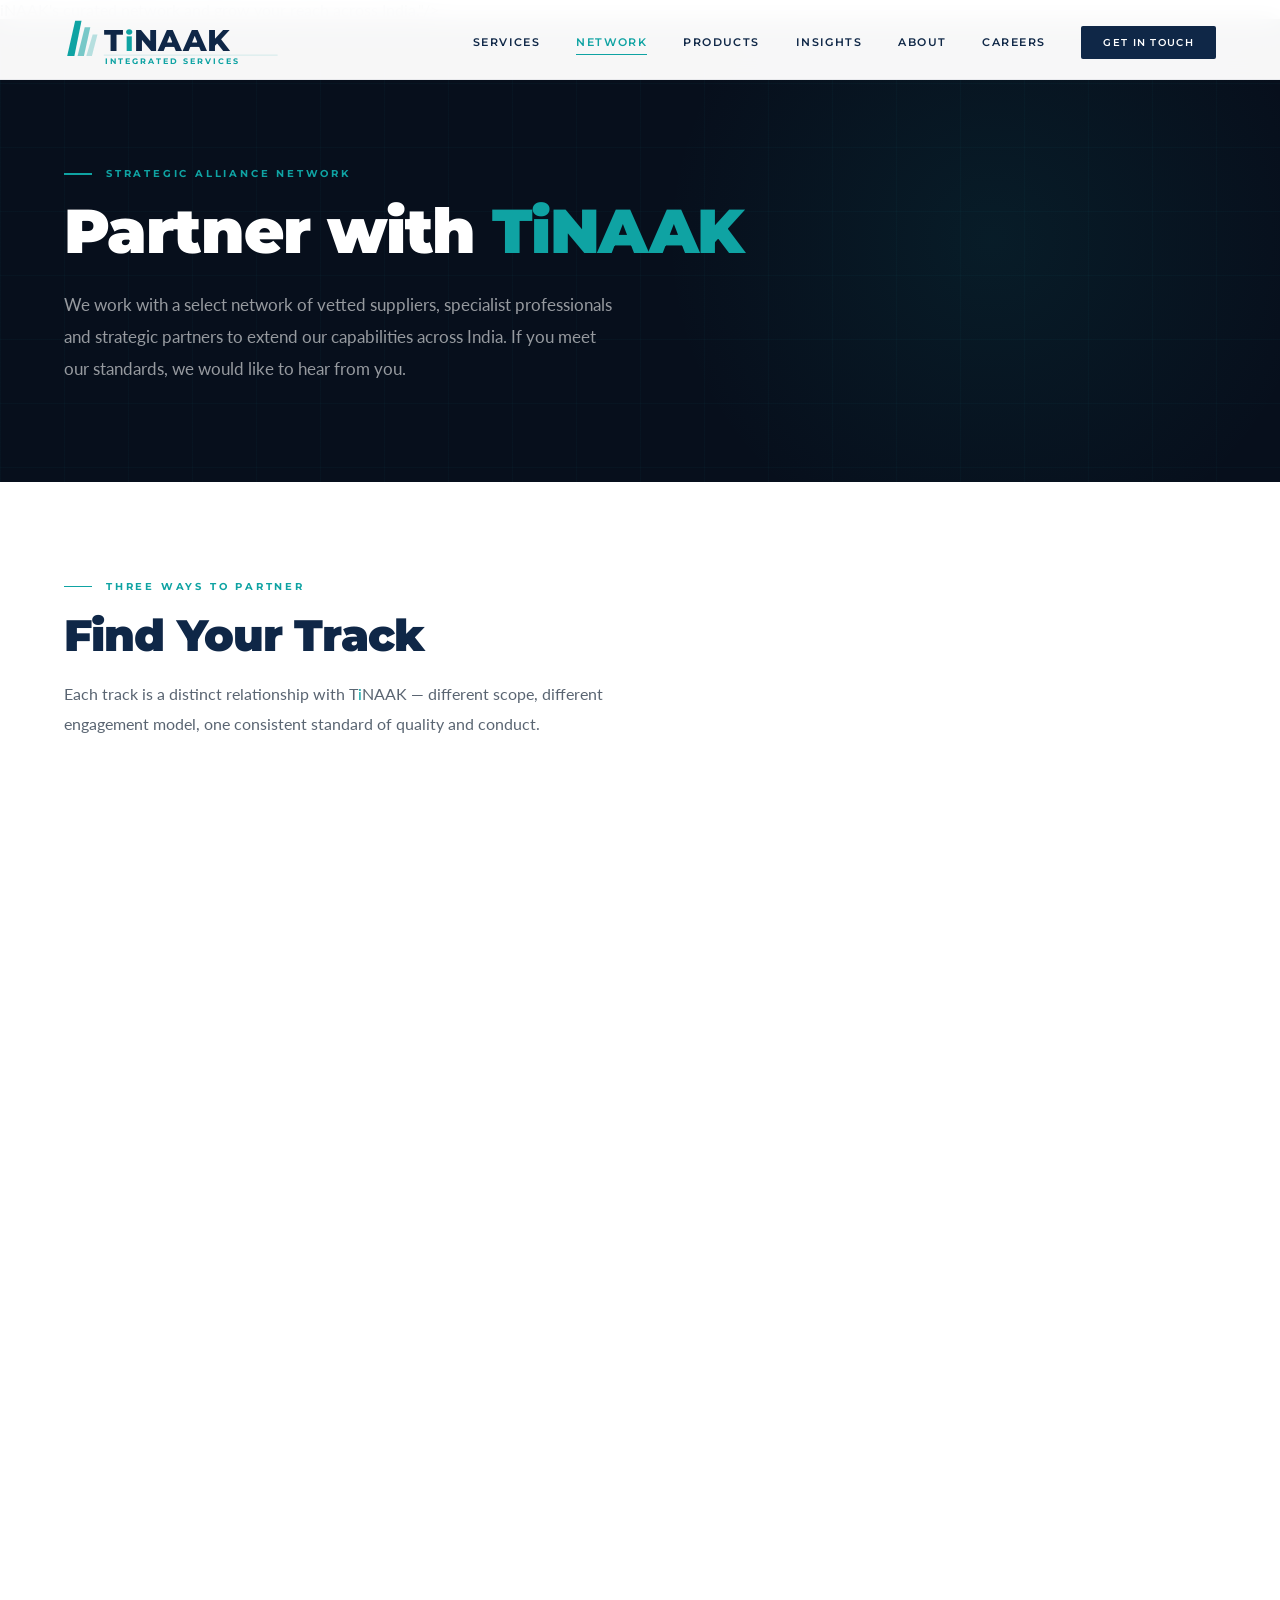
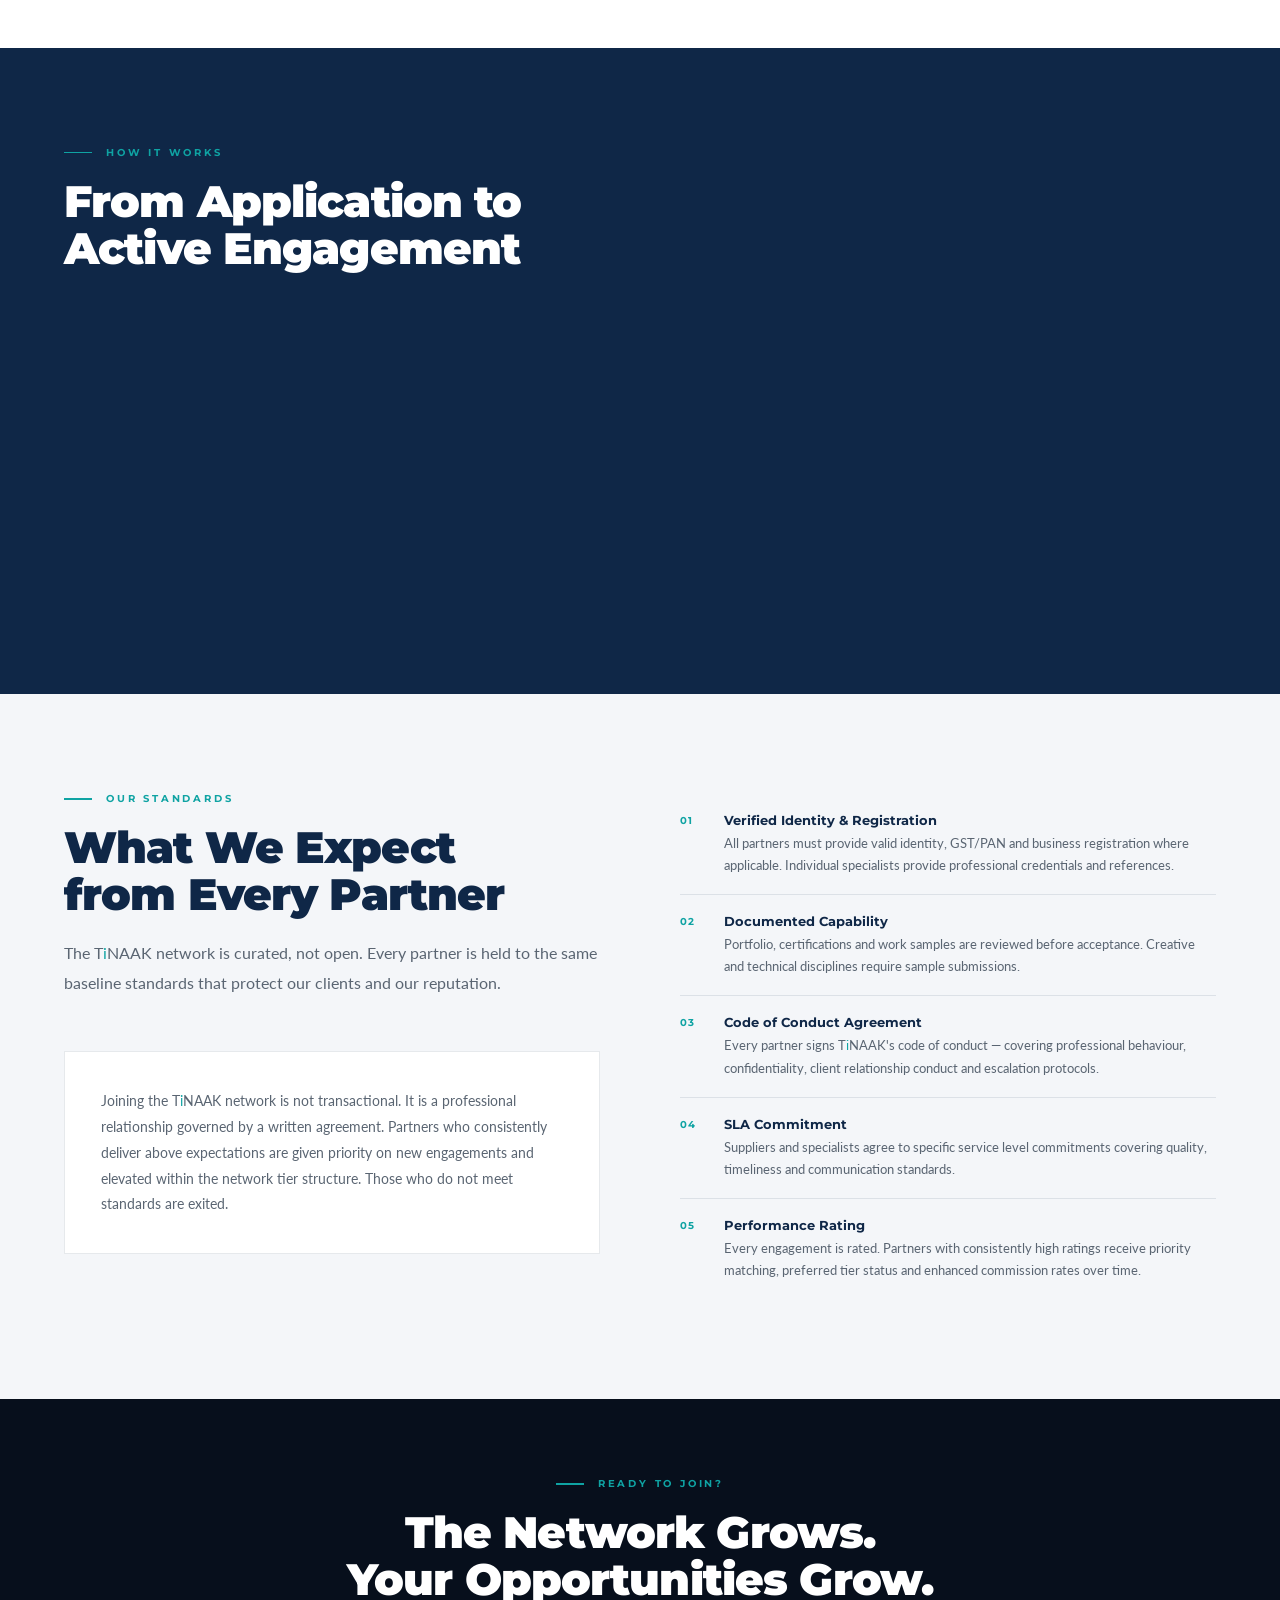
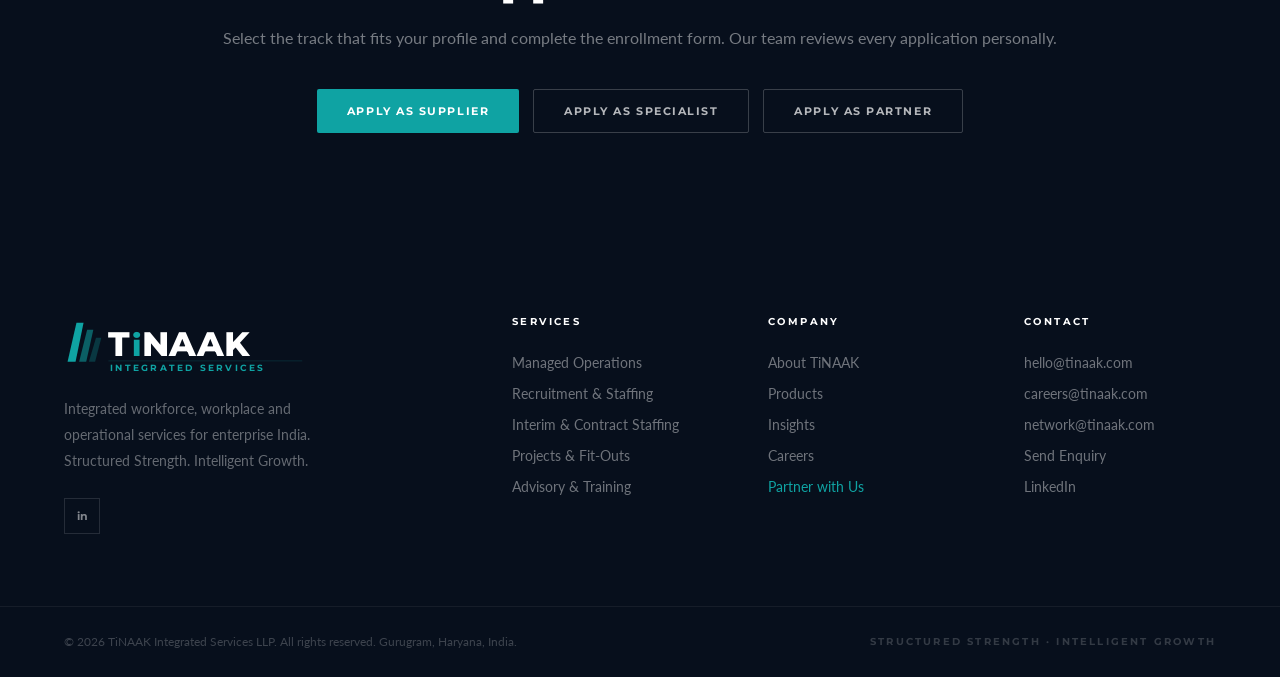
<file: network.html>
<!DOCTYPE html>
<html lang="en-IN">
<head>
<meta charset="UTF-8"/>
<meta name="viewport" content="width=device-width, initial-scale=1.0"/>
<meta name="description" content="Join the TiNAAK Strategic Alliance Network — a curated programme for vetted vendors, associate specialists and business development partners across India."/>
<meta name="robots" content="index, follow"/>
<title>Strategic Alliance Network | Partner with TiNAAK | Vendor & Consultant Empanelment India</title><link rel="icon" type="image/x-icon" href="/favicon.ico">
  <link rel="icon" type="image/png" sizes="16x16" href="/favicon-16x16.png">
  <link rel="icon" type="image/png" sizes="32x32" href="/favicon-32x32.png">
  <link rel="apple-touch-icon" sizes="180x180" href="/apple-touch-icon.png">
  <link rel="icon" type="image/png" sizes="192x192" href="/android-chrome-192x192.png">
<link rel="manifest" href="/site.webmanifest">
<link rel="sitemap" type="application/xml" href="/sitemap.xml"/>
<link rel="canonical" href="https://tinaak.com/network.html"/>
<meta property="og:type" content="website"/>
<meta property="og:url" content="https://tinaak.com/network.html"/>
<meta property="og:title" content="TiNAAK Strategic Alliance Network — Partner with Us"/>
<meta property="og:description" content="Join a curated network of vetted vendors, specialist consultants and strategic partners. Expand your reach. Work under an established brand."/>
<meta property="og:image" content="https://tinaak.com/assets/og-image.png"/>
<meta property="og:image:type" content="image/png"/>
<meta property="og:image:width" content="1200"/>
<meta property="og:image:height" content="630"/>
<meta name="twitter:card" content="summary_large_image"/>
<meta name="twitter:site" content="@tinaak_in"/>
<meta name="twitter:title" content="TiNAAK Strategic Alliance Network — Partner with Us"/>
<meta name="twitter:description" content="Vetted vendors, associate specialists and strategic partners — join T<span style="color:var(--teal)">i</span>NAAK's curated network and grow your reach across India."/>
<meta name="twitter:image" content="https://tinaak.com/assets/og-image.png"/>
<meta property="og:site_name" content="TiNAAK Integrated Services"/>
<link rel="preconnect" href="https://fonts.googleapis.com"/>
  <link rel="preconnect" href="https://fonts.gstatic.com" crossorigin/>
  <link href="https://fonts.googleapis.com/css2?family=Montserrat:wght@400;500;600;700;800;900&family=Lato:wght@400;700&display=swap" rel="stylesheet"/>
<link rel="stylesheet" href="shared.css"/>
<style>
/* ── TRACK CARDS ── */
.tracks {
  display: grid; grid-template-columns: repeat(3,1fr);
  gap: 2px; margin-top: 56px;
}
.track-card {
  background: var(--white);
  border: 1px solid var(--border);
  padding: 44px 36px;
  display: flex; flex-direction: column;
  position: relative; overflow: hidden;
  transition: transform 0.2s, box-shadow 0.2s;
}
.track-card .btn-primary {
  align-self: stretch; margin-top: auto;
  text-align: center; justify-content: center;
}
.track-card:hover { transform: translateY(-4px); box-shadow: 0 16px 48px rgba(15,39,71,0.1); }
.track-card::before {
  content: ''; position: absolute;
  top: 0; left: 0; right: 0; height: 3px;
}
.track-card.track-vendor::before { background: var(--teal); }
.track-card.track-specialist::before { background: var(--navy); }
.track-card.track-partner::before { background: linear-gradient(90deg, var(--teal), var(--navy)); }
.track-num {
  font-family: 'Montserrat', sans-serif;
  font-size: 10px; font-weight: 700;
  letter-spacing: 0.22em; text-transform: uppercase;
  color: var(--teal); margin-bottom: 16px;
}
.track-title {
  font-family: 'Montserrat', sans-serif;
  font-size: 20px; font-weight: 800;
  color: var(--navy); margin-bottom: 8px; line-height: 1.2;
}
.track-subtitle {
  font-size: 13px; color: var(--teal);
  font-weight: 600; margin-bottom: 20px;
}
.track-desc {
  font-size: 15px; color: var(--steel);
  line-height: 1.9; margin-bottom: 28px; flex: 1;
}
.track-list { list-style: none; margin-bottom: 32px; }
.track-list li {
  font-size: 13.5px; color: var(--steel);
  padding: 7px 0; border-bottom: 1px solid var(--border);
  display: flex; align-items: flex-start; gap: 10px; line-height: 1.5;
}
.track-list li::before {
  content: '✓'; color: var(--teal);
  font-weight: 700; font-size: 11px; margin-top: 2px; flex-shrink: 0;
}

/* ── PROCESS ── */
#process { background: var(--navy); padding: 100px 5%; }
#process .section-title { color: var(--white); }
.process-steps {
  display: grid; grid-template-columns: repeat(5,1fr);
  gap: 2px; margin-top: 52px;
}
.process-step {
  background: rgba(255,255,255,0.04);
  padding: 32px 24px; position: relative;
}
.process-step-num {
  font-family: 'Montserrat', sans-serif;
  font-size: 28px; font-weight: 900;
  color: rgba(15,163,163,0.25); line-height: 1;
  margin-bottom: 16px;
}
.process-step-title {
  font-family: 'Montserrat', sans-serif;
  font-size: 13px; font-weight: 700;
  color: var(--white); margin-bottom: 8px;
}
.process-step-desc {
  font-size: 13px; color: rgba(255,255,255,0.45); line-height: 1.75;
}

/* ── STANDARDS ── */
#standards { padding: 100px 5%; background: var(--ice); }
.standards-inner {
  display: grid; grid-template-columns: 1fr 1fr; gap: 80px; align-items: start;
}
.standards-list { list-style: none; }
.standards-list li {
  padding: 18px 0;
  border-bottom: 1px solid var(--border);
  display: flex; gap: 20px; align-items: flex-start;
}
.standards-list li:last-child { border-bottom: none; }
.std-num {
  font-family: 'Montserrat', sans-serif;
  font-size: 10px; font-weight: 700;
  color: var(--teal); letter-spacing: 0.1em;
  min-width: 24px; margin-top: 2px;
}
.std-title {
  font-family: 'Montserrat', sans-serif;
  font-size: 13px; font-weight: 700;
  color: var(--navy); margin-bottom: 4px;
}
.std-desc { font-size: 13px; color: var(--steel); line-height: 1.7; }
.standards-note {
  background: var(--white);
  border: 1px solid var(--border);
  padding: 36px; margin-top: 32px;
}
.standards-note p { font-size: 14px; color: var(--steel); line-height: 1.85; }

/* ── CTA STRIP ── */
#network-cta { background: var(--navy-deep); padding: 80px 5%; text-align: center; }
#network-cta .section-title { color: var(--white); }
#network-cta p { color: rgba(255,255,255,0.45); font-size: 16px; margin-bottom: 36px; }

@media (max-width: 1024px) {
  .process-steps { grid-template-columns: 1fr 1fr; }
}
@media (max-width: 900px) {
  .tracks { grid-template-columns: 1fr; }
  .standards-inner { grid-template-columns: 1fr; gap: 40px; }
  .process-steps { grid-template-columns: 1fr 1fr; }
}
@media (max-width: 560px) {
  .process-steps { grid-template-columns: 1fr; }
}
</style>
<script type="application/ld+json">
{
  "@context": "https://schema.org",
  "@type": "Service",
  "name": "TiNAAK Strategic Alliance Network",
  "description": "A curated programme for vetted vendors, associate specialists and business development partners across India.",
  "provider": {
    "@type": "Organization",
    "name": "TiNAAK Integrated Services",
    "url": "https://tinaak.com"
  },
  "areaServed": {
    "@type": "Country",
    "name": "India"
  },
  "serviceType": "Professional Network Empanelment"
}
</script>
</head>
<body>
<a href="#main-content" class="skip-nav">Skip to main content</a>
<div id="scroll-progress"></div>


<nav id="site-nav"></nav>

<!-- HERO -->
<header class="page-hero">
  <div class="page-hero-grid" aria-hidden="true"></div>
  <div class="page-hero-glow" aria-hidden="true"></div>
  <div class="page-hero-inner">
    <div class="section-eyebrow">Strategic Alliance Network</div>
    <h1>Partner with <span>T<span style="color:var(--teal)">i</span>NAAK</span></h1>
    <p>We work with a select network of vetted suppliers, specialist professionals and strategic partners to extend our capabilities across India. If you meet our standards, we would like to hear from you.</p>
  </div>
</header>

<!-- TRACKS -->
<main id="main-content" style="display:contents">
<section id="tracks" style="padding:100px 5%;">
  <div class="reveal">
    <div class="section-eyebrow">Three Ways to Partner</div>
    <h2 class="section-title">Find Your Track</h2>
    <p class="section-subtitle">Each track is a distinct relationship with T<span style="color:var(--teal)">i</span>NAAK — different scope, different engagement model, one consistent standard of quality and conduct.</p>
  </div>
  <div class="tracks">

    <div class="track-card track-vendor tn-card">
      <div class="tn-n-1 track-num">Track 01</div>
      <div class="tn-n-2 track-title">Preferred Supplier Network</div>
      <div class="tn-n-2 track-subtitle">For vendors &amp; service providers</div>
      <p class="track-desc">Companies and firms that supply goods or services that T<span style="color:var(--teal)">i</span>NAAK deploys on behalf of clients — housekeeping consumables, security equipment, transport, pest control, signage, digitisation, AV, furniture, and more. Being on the Preferred Supplier Network means access to T<span style="color:var(--teal)">i</span>NAAK's growing client base with the backing of a vetted, contracted relationship.</p>
      <ul class="track-list">
        <li>Access to <span style="white-space:nowrap">T<span style="color:var(--teal)">i</span>NAAK</span>'s enterprise client engagements</li>
        <li>Preferred status for qualifying categories</li>
        <li>Clear payment terms and SLA framework</li>
        <li>Performance-based tier progression</li>
        <li>Portfolio and sample work accepted</li>
      </ul>
      <a href="enroll-form.html?track=supplier" class="btn-primary">Apply as Supplier</a>
    </div>

    <div class="track-card track-specialist tn-card">
      <div class="tn-n-1 track-num">Track 02</div>
      <div class="tn-n-2 track-title">Associate Specialists</div>
      <div class="tn-n-2 track-subtitle">For freelance consultants &amp; professionals</div>
      <p class="track-desc">Independent professionals — FM consultants, HR specialists, compliance advisors, trainers, designers, project managers and others — who want to work under T<span style="color:var(--teal)">i</span>NAAK's brand on client engagements. Suitable for those between full-time roles or seeking a structured second income with back-office support and brand credibility behind them.</p>
      <ul class="track-list">
        <li>Structured engagement agreements with clear scope</li>
        <li><span style="white-space:nowrap">T<span style="color:var(--teal)">i</span>NAAK</span> brand and back-office support</li>
        <li>Project-based or retainer arrangements</li>
        <li>Access to cross-domain engagements</li>
        <li>Professional development exposure</li>
      </ul>
      <a href="enroll-form.html?track=specialist" class="btn-primary">Apply as Specialist</a>
    </div>

    <div class="track-card track-partner tn-card">
      <div class="tn-n-1 track-num">Track 03</div>
      <div class="tn-n-2 track-title">Strategic Alliance Partners</div>
      <div class="tn-n-2 track-subtitle">For business development professionals</div>
      <p class="track-desc">Professionals with established networks in corporate real estate, HR, procurement or operations who can introduce T<span style="color:var(--teal)">i</span>NAAK to potential clients. Partners receive competitive commissions on converted engagements, T<span style="color:var(--teal)">i</span>NAAK's full credentials and pitch support, and a structured agreement that protects all parties. Ideal for professionals who are between roles or seeking a high-value parallel income stream.</p>
      <ul class="track-list">
        <li>Competitive commission on converted clients</li>
        <li>Full <span style="white-space:nowrap">T<span style="color:var(--teal)">i</span>NAAK</span> pitch materials and support</li>
        <li>Lead attribution and transparent tracking</li>
        <li>Non-circumvention protection</li>
        <li>Grow at your own pace, no targets</li>
      </ul>
      <a href="enroll-form.html?track=partner" class="btn-primary">Apply as Partner</a>
    </div>

  </div>
</section>

<!-- PROCESS -->
<section id="process">
  <div class="reveal">
    <div class="section-eyebrow">How It Works</div>
    <h2 class="section-title">From Application to<br>Active Engagement</h2>
  </div>
  <div class="process-steps">
    <div class="process-step tn-card">
      <div class="process-step-num">01</div>
      <div class="process-step-title">Apply</div>
      <div class="process-step-desc">Complete the online enrollment form for your track. Upload relevant documents, credentials and portfolio work.</div>
    </div>
    <div class="process-step tn-card">
      <div class="process-step-num">02</div>
      <div class="process-step-title">Review</div>
      <div class="process-step-desc">Our team reviews your application within 5 working days. We verify credentials, references and submitted materials.</div>
    </div>
    <div class="process-step tn-card">
      <div class="process-step-num">03</div>
      <div class="process-step-title">Interview</div>
      <div class="process-step-desc">A focused conversation to understand your capabilities, geography, availability and expectations. For specialist tracks, a short domain assessment may follow.</div>
    </div>
    <div class="process-step tn-card">
      <div class="process-step-num">04</div>
      <div class="process-step-title">Agreement</div>
      <div class="process-step-desc">Accepted partners sign the appropriate framework agreement — Vendor SLA, Associate Engagement or BD Partner Agreement.</div>
    </div>
    <div class="process-step tn-card">
      <div class="process-step-num">05</div>
      <div class="process-step-title">Active</div>
      <div class="process-step-desc">You are onboarded to T<span style="color:var(--teal)">i</span>NAAK's network. Engagements are initiated as matching opportunities arise, with a probationary first assignment and performance rating.</div>
    </div>
  </div>
</section>

<!-- STANDARDS -->
<section id="standards">
  <div class="standards-inner">
    <div class="reveal">
      <div class="section-eyebrow">Our Standards</div>
      <h2 class="section-title">What We Expect<br>from Every Partner</h2>
      <p class="section-subtitle">The T<span style="color:var(--teal)">i</span>NAAK network is curated, not open. Every partner is held to the same baseline standards that protect our clients and our reputation.</p>
      <div class="standards-note">
        <p>Joining the T<span style="color:var(--teal)">i</span>NAAK network is not transactional. It is a professional relationship governed by a written agreement. Partners who consistently deliver above expectations are given priority on new engagements and elevated within the network tier structure. Those who do not meet standards are exited.</p>
      </div>
    </div>
    <ul class="standards-list reveal">
      <li>
        <div class="std-num">01</div>
        <div><div class="std-title">Verified Identity &amp; Registration</div><div class="std-desc">All partners must provide valid identity, GST/PAN and business registration where applicable. Individual specialists provide professional credentials and references.</div></div>
      </li>
      <li>
        <div class="std-num">02</div>
        <div><div class="std-title">Documented Capability</div><div class="std-desc">Portfolio, certifications and work samples are reviewed before acceptance. Creative and technical disciplines require sample submissions.</div></div>
      </li>
      <li>
        <div class="std-num">03</div>
        <div><div class="std-title">Code of Conduct Agreement</div><div class="std-desc">Every partner signs <span style="white-space:nowrap">T<span style="color:var(--teal)">i</span>NAAK</span>'s code of conduct — covering professional behaviour, confidentiality, client relationship conduct and escalation protocols.</div></div>
      </li>
      <li>
        <div class="std-num">04</div>
        <div><div class="std-title">SLA Commitment</div><div class="std-desc">Suppliers and specialists agree to specific service level commitments covering quality, timeliness and communication standards.</div></div>
      </li>
      <li>
        <div class="std-num">05</div>
        <div><div class="std-title">Performance Rating</div><div class="std-desc">Every engagement is rated. Partners with consistently high ratings receive priority matching, preferred tier status and enhanced commission rates over time.</div></div>
      </li>
    </ul>
  </div>
</section>

<!-- CTA -->

<section id="network-cta">
  <div class="section-eyebrow" style="justify-content:center;">
    <span>Ready to Join?</span>
  </div>
  <h2 class="section-title">The Network Grows.<br>Your Opportunities Grow.</h2>
  <p>Select the track that fits your profile and complete the enrollment form. Our team reviews every application personally.</p>
  <div style="display:flex;gap:14px;justify-content:center;flex-wrap:wrap;">
    <a href="enroll-form.html?track=supplier" class="btn-teal">Apply as Supplier</a>
    <a href="enroll-form.html?track=specialist" class="btn-outline" style="color:rgba(255,255,255,0.7);border-color:rgba(255,255,255,0.2);">Apply as Specialist</a>
    <a href="enroll-form.html?track=partner" class="btn-outline" style="color:rgba(255,255,255,0.7);border-color:rgba(255,255,255,0.2);">Apply as Partner</a>
  </div>
</section>

<a id="whatsapp-fab" href="https://wa.me/919999998522?text=Hi%2C%20I%27d%20like%20to%20enquire%20about%20TiNAAK%20services" target="_blank" rel="noopener noreferrer" aria-label="Chat with TiNAAK on WhatsApp">
  <svg viewBox="0 0 24 24" xmlns="http://www.w3.org/2000/svg" aria-hidden="true"><path d="M17.472 14.382c-.297-.149-1.758-.867-2.03-.967-.273-.099-.471-.148-.67.15-.197.297-.767.966-.94 1.164-.173.199-.347.223-.644.075-.297-.15-1.255-.463-2.39-1.475-.883-.788-1.48-1.761-1.653-2.059-.173-.297-.018-.458.13-.606.134-.133.298-.347.446-.52.149-.174.198-.298.298-.497.099-.198.05-.371-.025-.52-.075-.149-.669-1.612-.916-2.207-.242-.579-.487-.5-.669-.51-.173-.008-.371-.01-.57-.01-.198 0-.52.074-.792.372-.272.297-1.04 1.016-1.04 2.479 0 1.462 1.065 2.875 1.213 3.074.149.198 2.096 3.2 5.077 4.487.709.306 1.262.489 1.694.625.712.227 1.36.195 1.871.118.571-.085 1.758-.719 2.006-1.413.248-.694.248-1.289.173-1.413-.074-.124-.272-.198-.57-.347m-5.421 7.403h-.004a9.87 9.87 0 01-5.031-1.378l-.361-.214-3.741.982.998-3.648-.235-.374a9.86 9.86 0 01-1.51-5.26c.001-5.45 4.436-9.884 9.888-9.884 2.64 0 5.122 1.03 6.988 2.898a9.825 9.825 0 012.893 6.994c-.003 5.45-4.437 9.884-9.885 9.884m8.413-18.297A11.815 11.815 0 0012.05 0C5.495 0 .16 5.335.157 11.892c0 2.096.547 4.142 1.588 5.945L.057 24l6.305-1.654a11.882 11.882 0 005.683 1.448h.005c6.554 0 11.89-5.335 11.893-11.893a11.821 11.821 0 00-3.48-8.413Z"/></svg>
</a>
<div id="mobile-cta-bar" role="complementary" aria-label="Quick contact">
  <a href="contact.html" class="mcta-primary">Get In Touch</a>
  <a href="tel:+919999998522" class="mcta-secondary">Call Now</a>
</div>
<footer id="site-footer"></footer>
<script src="shared.js"></script>
<script>
document.addEventListener("DOMContentLoaded", function() {
  injectNav('network.html'); injectFooter(); initReveal(); initScrollProgress(); initCardReveal(); initHeroParallax(); initWhatsAppFAB();
});
</script>
</body>
</html>
</file>
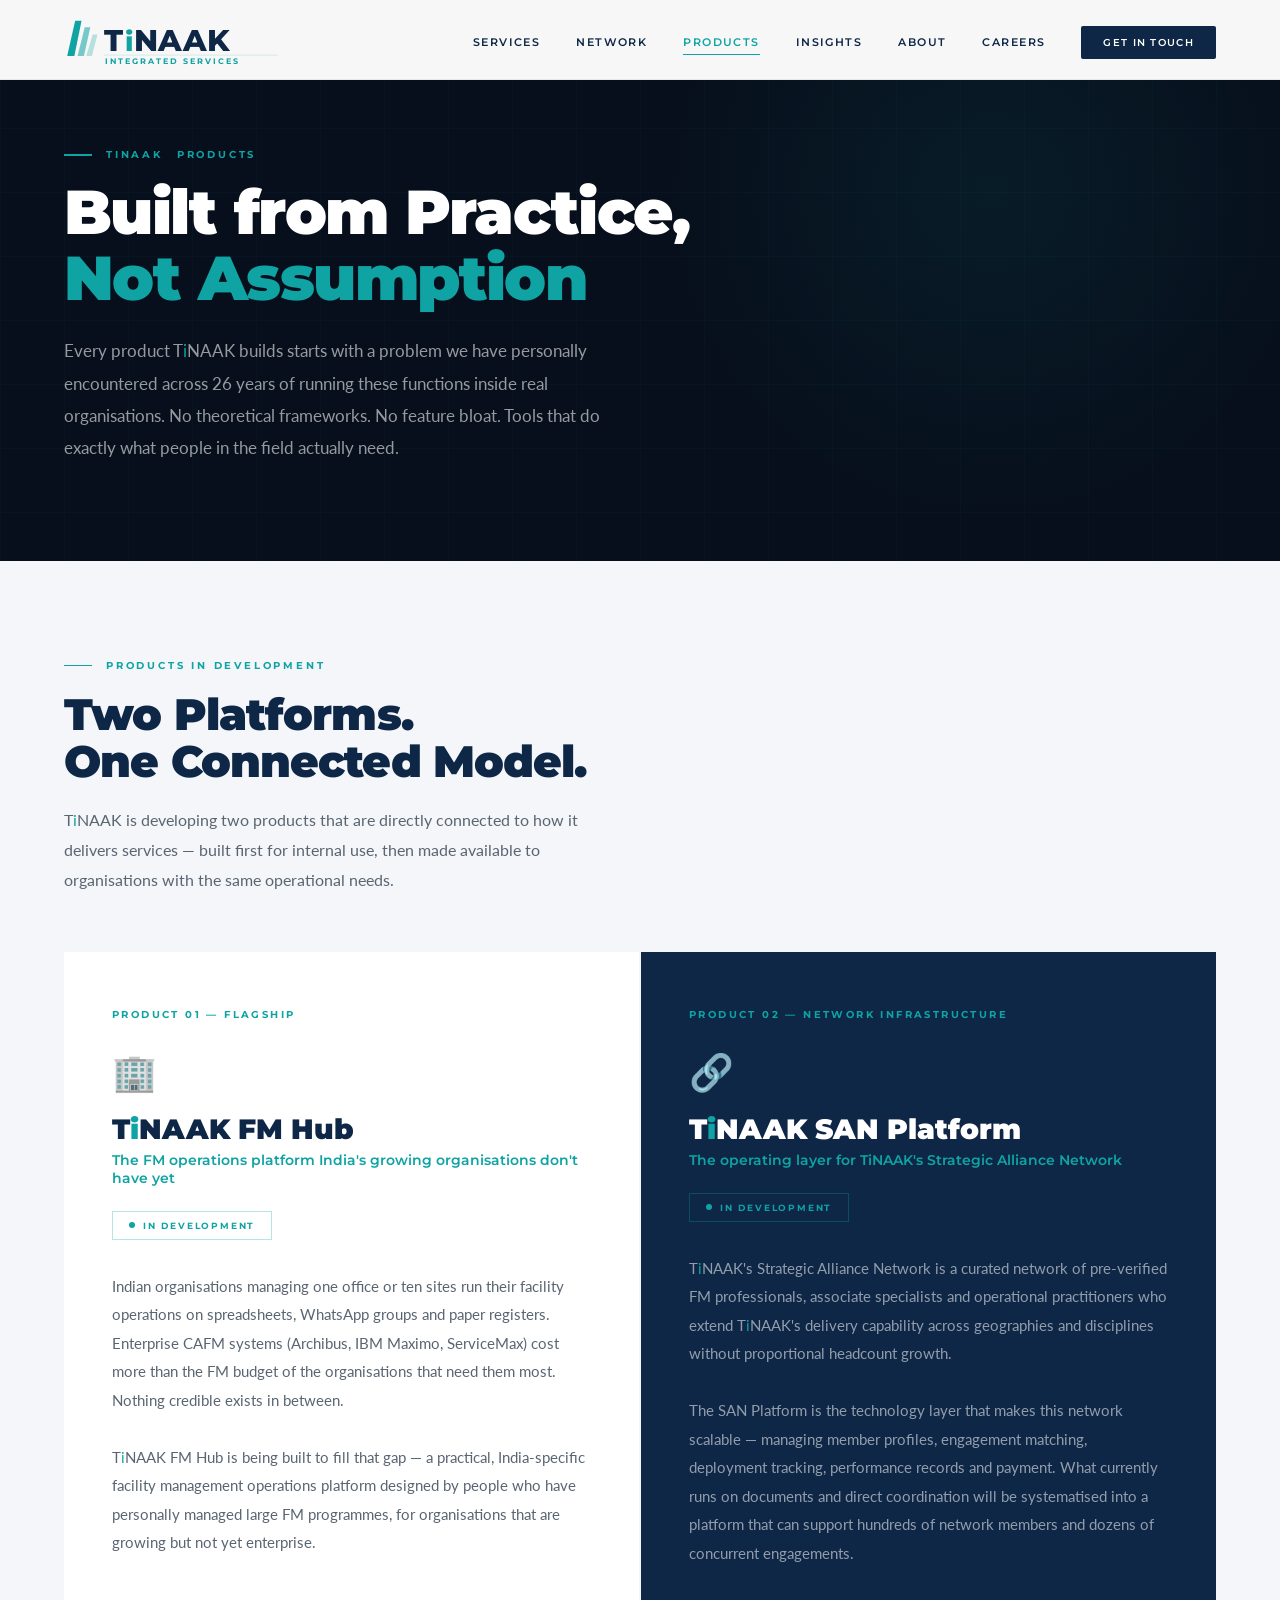
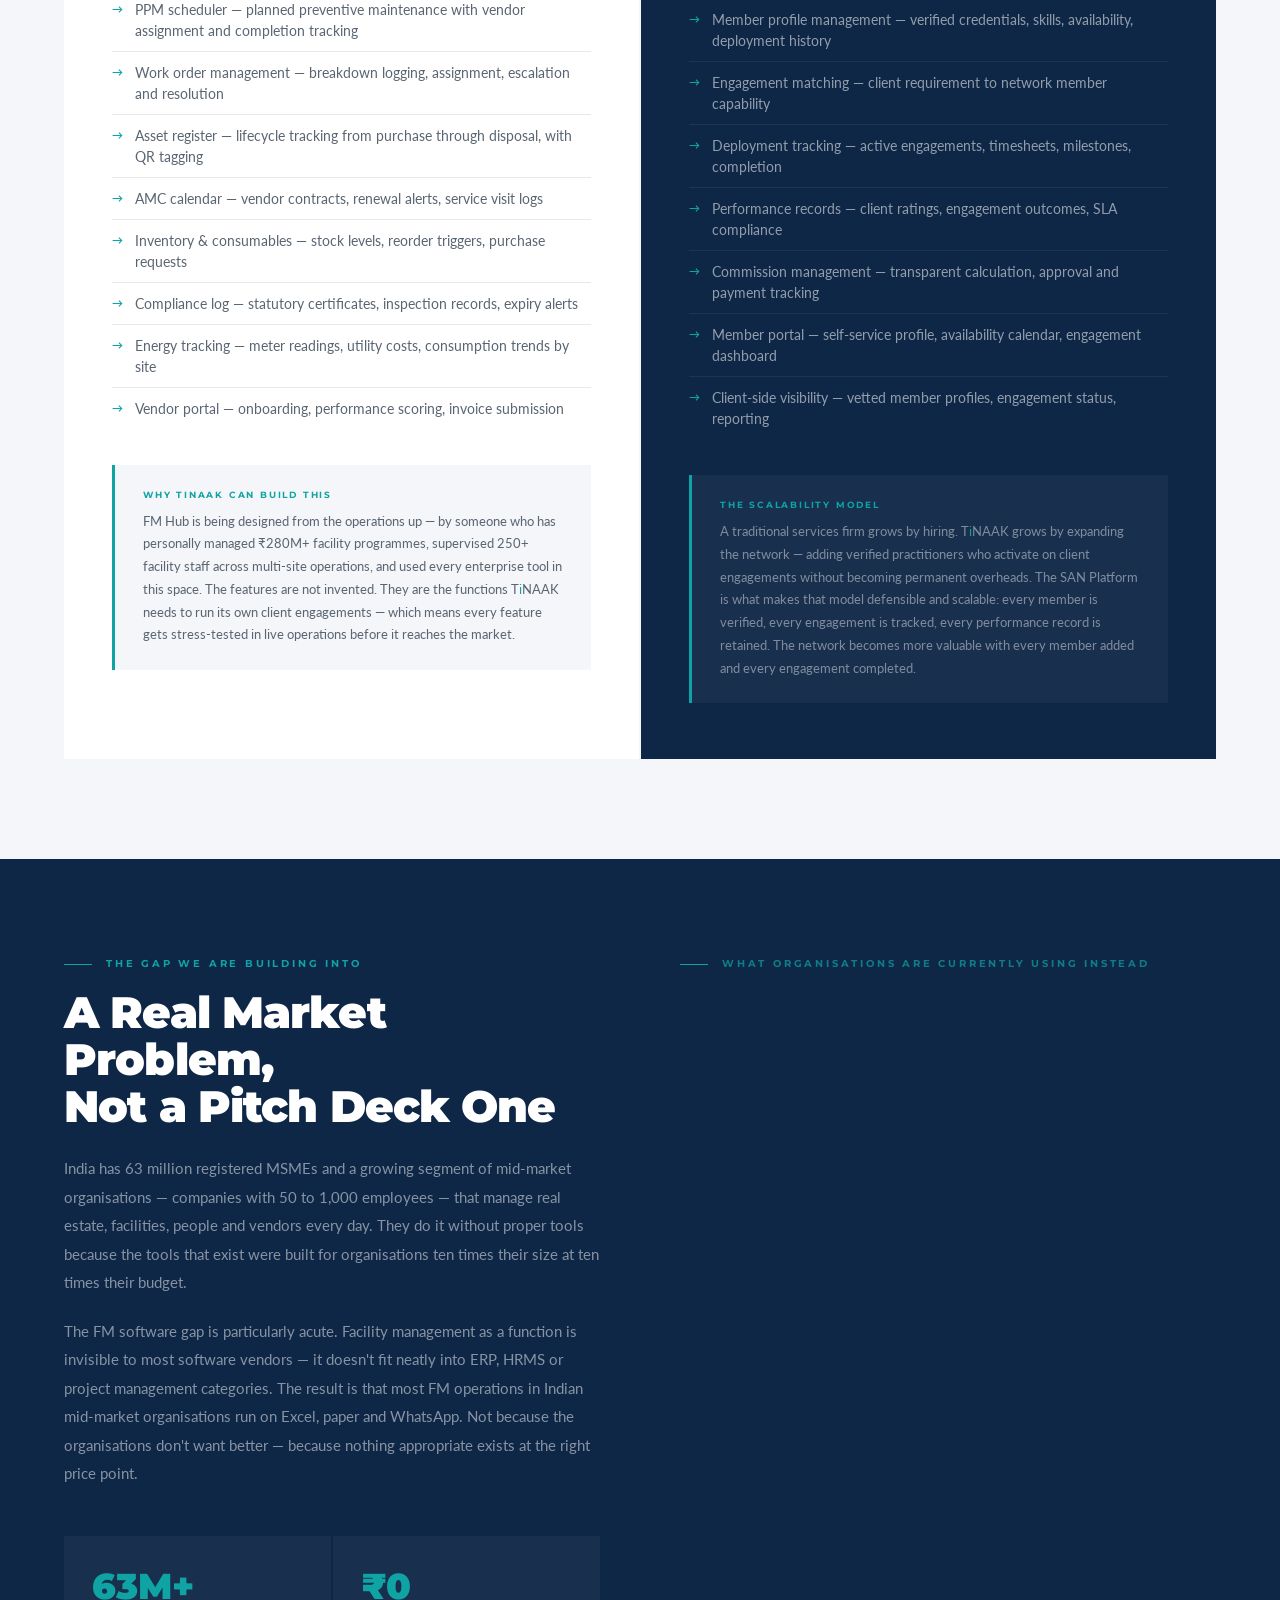
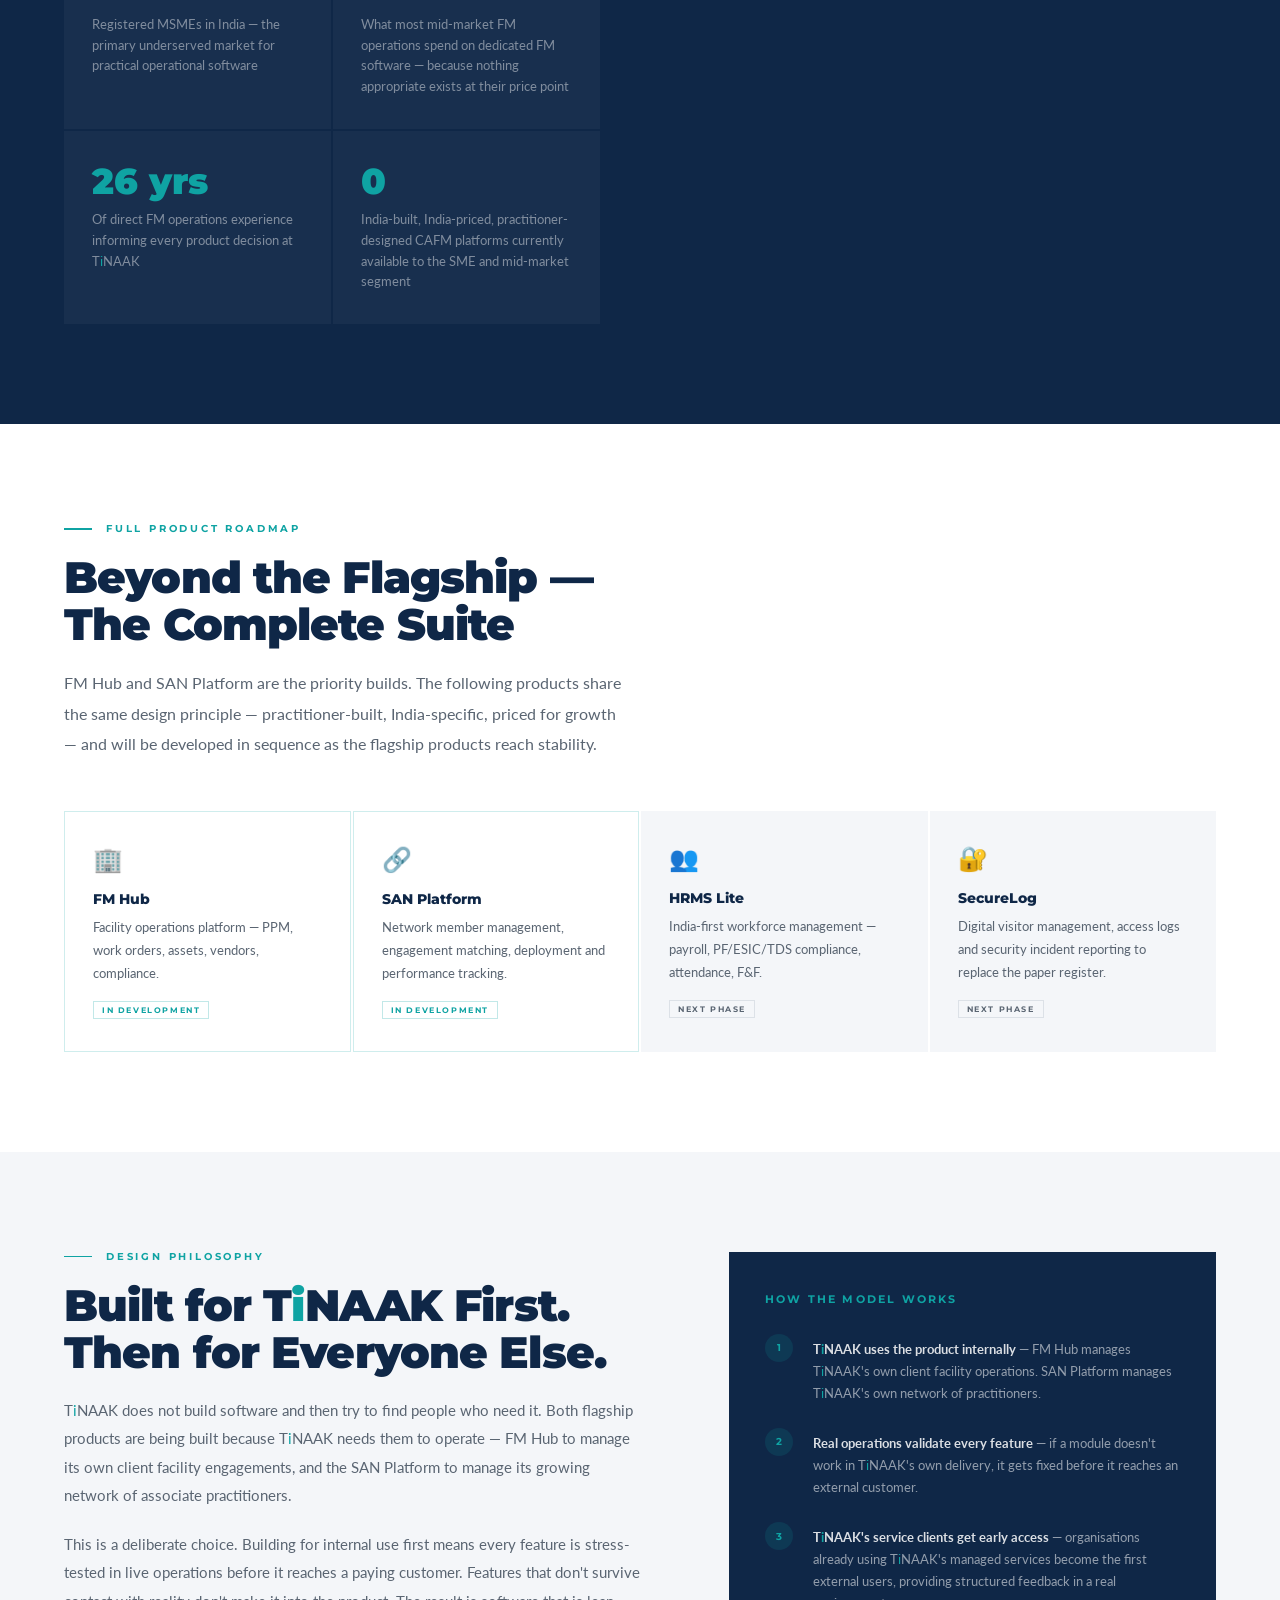
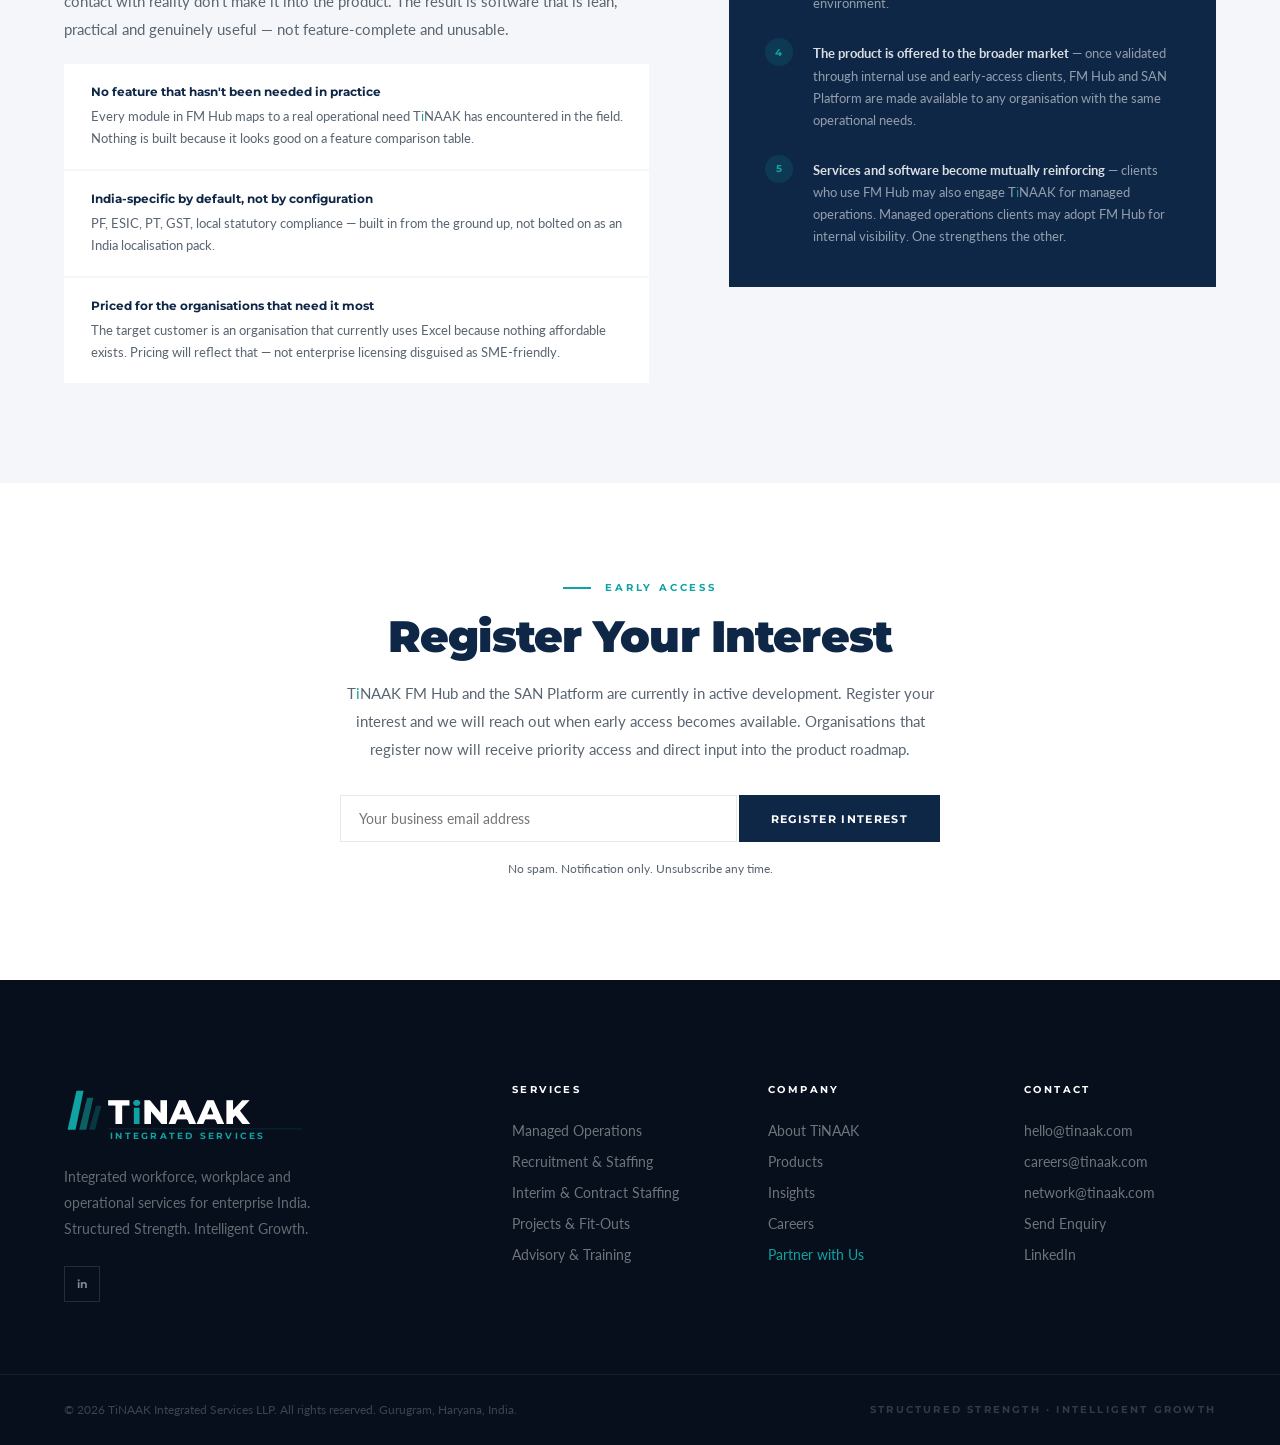
<file: products.html>
<!DOCTYPE html>
<html lang="en-IN">
<head>
<meta charset="UTF-8"/>
<meta name="viewport" content="width=device-width, initial-scale=1.0"/>
<meta name="description" content="TiNAAK is building India's first practitioner-designed FM operations platform for growing organisations — and a tech-enabled network model that scales professional services without proportional headcount growth."/>
<meta name="robots" content="index, follow"/>
<title>TiNAAK Products | FM Operations Software & Staffing Network Platform | India</title><link rel="icon" type="image/x-icon" href="/favicon.ico">
  <link rel="icon" type="image/png" sizes="16x16" href="/favicon-16x16.png">
  <link rel="icon" type="image/png" sizes="32x32" href="/favicon-32x32.png">
  <link rel="apple-touch-icon" sizes="180x180" href="/apple-touch-icon.png">
  <link rel="icon" type="image/png" sizes="192x192" href="/android-chrome-192x192.png">
<link rel="manifest" href="/site.webmanifest">
<link rel="sitemap" type="application/xml" href="/sitemap.xml"/>
<link rel="canonical" href="https://tinaak.com/products.html"/>
<meta property="og:type" content="website"/>
<meta property="og:url" content="https://tinaak.com/products.html"/>
<meta property="og:title" content="TiNAAK Products — Built from Practice, Not Assumption"/>
<meta property="og:description" content="TiNAAK FM Hub and the SAN Platform — operational software built by practitioners for India's growth-stage organisations."/>
<meta property="og:image" content="https://tinaak.com/assets/og-image.png"/>
<meta property="og:image:type" content="image/png"/>
<meta property="og:image:width" content="1200"/>
<meta property="og:image:height" content="630"/>
<meta name="twitter:card" content="summary_large_image"/>
<meta name="twitter:site" content="@tinaak_in"/>
<meta name="twitter:title" content="TiNAAK Products — FM Hub &amp; SAN Platform"/>
<meta name="twitter:description" content="India's first practitioner-designed FM operations platform. Built for growing organisations. Priced for growth."/>
<meta name="twitter:image" content="https://tinaak.com/assets/og-image.png"/>
<meta property="og:site_name" content="TiNAAK Integrated Services"/>

<link rel="preconnect" href="https://fonts.googleapis.com"/>
  <link rel="preconnect" href="https://fonts.gstatic.com" crossorigin/>
  <link href="https://fonts.googleapis.com/css2?family=Montserrat:wght@400;500;600;700;800;900&family=Lato:wght@400;700&display=swap" rel="stylesheet"/>
<link rel="stylesheet" href="shared.css"/>
<style>

/* ── PRODUCT HERO CARDS ── */
#lead-products { padding: 100px 5%; background: var(--ice); }
.lead-grid {
  display: grid;
  grid-template-columns: 1fr 1fr;
  gap: 2px; margin-top: 56px;
}
.lead-card {
  background: var(--white);
  padding: 56px 48px;
  position: relative; overflow: hidden;
}
.lead-card.dark { background: var(--navy); }
.lead-card-num {
  font-family: 'Montserrat', sans-serif;
  font-size: 10px; font-weight: 700;
  letter-spacing: 0.24em; text-transform: uppercase;
  color: var(--teal); margin-bottom: 28px; display: block;
}
.lead-card-icon { font-size: 36px; margin-bottom: 20px; display: block; }
.lead-card-name {
  font-family: 'Montserrat', sans-serif;
  font-size: 28px; font-weight: 900;
  color: var(--navy); margin-bottom: 6px; line-height: 1.1;
}
.lead-card.dark .lead-card-name { color: var(--white); }
.lead-card-tagline {
  font-size: 14px; color: var(--teal);
  font-weight: 600; margin-bottom: 24px;
  font-family: 'Montserrat', sans-serif;
}
.lead-card-desc {
  font-size: 15px; color: var(--steel);
  line-height: 1.9; margin-bottom: 32px;
}
.lead-card.dark .lead-card-desc { color: rgba(255,255,255,0.55); }

/* Status badge */
.dev-status {
  display: inline-flex; align-items: center; gap: 8px;
  padding: 8px 16px;
  border: 1px solid var(--border);
  font-family: 'Montserrat', sans-serif;
  font-size: 9px; font-weight: 700;
  letter-spacing: 0.2em; text-transform: uppercase;
  color: var(--steel); margin-bottom: 32px;
}
.dev-status.active { border-color: rgba(15,163,163,0.3); color: var(--teal); }
.dev-status::before {
  content: ''; width: 6px; height: 6px;
  border-radius: 50%; background: currentColor; flex-shrink: 0;
}

/* Feature list */
.lead-features { list-style: none; margin-bottom: 36px; }
.lead-features li {
  font-size: 14px; color: var(--steel);
  padding: 10px 0;
  border-bottom: 1px solid var(--border);
  display: flex; gap: 12px; align-items: flex-start;
  line-height: 1.5;
}
.lead-card.dark .lead-features li { color: rgba(255,255,255,0.55); border-bottom-color: rgba(255,255,255,0.06); }
.lead-features li:last-child { border-bottom: none; }
.lead-features li::before {
  content: '→'; color: var(--teal);
  font-size: 11px; font-weight: 700;
  margin-top: 2px; flex-shrink: 0;
}

/* Why box */
.lead-why {
  background: var(--ice);
  padding: 24px 28px;
  border-left: 3px solid var(--teal);
  margin-top: 8px;
}
.lead-card.dark .lead-why {
  background: rgba(255,255,255,0.04);
  border-left-color: var(--teal);
}
.lead-why-label {
  font-family: 'Montserrat', sans-serif;
  font-size: 9px; font-weight: 700;
  letter-spacing: 0.2em; text-transform: uppercase;
  color: var(--teal); margin-bottom: 10px;
}
.lead-why p {
  font-size: 13px; color: var(--steel); line-height: 1.75; margin: 0;
}
.lead-card.dark .lead-why p { color: rgba(255,255,255,0.45); }

/* ── PROBLEM STATEMENT ── */
#problem { background: var(--navy); padding: 100px 5%; }
.problem-inner {
  display: grid; grid-template-columns: 1fr 1fr;
  gap: 80px; align-items: start;
}
.problem-left .section-title { color: var(--white); margin-bottom: 24px; }
.problem-left > p {
  font-size: 15px; color: rgba(255,255,255,0.5);
  line-height: 1.9; margin-bottom: 0;
}
.problem-stats {
  display: grid; grid-template-columns: 1fr 1fr;
  gap: 2px; margin-top: 48px;
}
.prob-stat {
  background: rgba(255,255,255,0.04);
  padding: 32px 28px;
}
.prob-stat-val {
  font-family: 'Montserrat', sans-serif;
  font-size: 36px; font-weight: 900;
  color: var(--teal); line-height: 1;
  margin-bottom: 10px;
}
.prob-stat-label {
  font-size: 13px; color: rgba(255,255,255,0.45);
  line-height: 1.6;
}
.problem-right {}
.gap-list { display: flex; flex-direction: column; gap: 2px; }
/* gap-item styles in shared.css */
.gap-item { background: rgba(255,255,255,0.04); }

/* ── ROADMAP ── */
#roadmap { padding: 100px 5%; }
.roadmap-grid {
  display: grid;
  grid-template-columns: repeat(4, 1fr);
  gap: 2px; margin-top: 52px;
}
.roadmap-card {
  background: var(--ice);
  padding: 32px 28px;
  position: relative;
  opacity: 0.7;
  transition: opacity 0.2s;
}
.roadmap-card:hover { opacity: 1; }
.roadmap-card.priority {
  opacity: 1;
  background: var(--white);
  border: 1px solid rgba(15,163,163,0.2);
}
.roadmap-icon { font-size: 24px; margin-bottom: 16px; display: block; }
.roadmap-name {
  font-family: 'Montserrat', sans-serif;
  font-size: 14px; font-weight: 800;
  color: var(--navy); margin-bottom: 8px;
}
.roadmap-desc {
  font-size: 13px; color: var(--steel);
  line-height: 1.75;
}
.roadmap-tag {
  display: inline-block; margin-top: 16px;
  font-family: 'Montserrat', sans-serif;
  font-size: 8px; font-weight: 700;
  letter-spacing: 0.2em; text-transform: uppercase;
  color: var(--teal); padding: 3px 8px;
  border: 1px solid rgba(15,163,163,0.25);
}
.roadmap-tag.later {
  color: var(--steel); border-color: var(--border);
}

/* ── BUILT FOR TINAAK ── */
#internal-use { background: var(--ice); padding: 100px 5%; }
.iu-inner {
  display: grid; grid-template-columns: 1.2fr 1fr;
  gap: 80px; align-items: start;
}
.iu-left .section-title { margin-bottom: 20px; }
.iu-left > p { font-size: 15px; color: var(--steel); line-height: 1.9; margin-bottom: 20px; }
.iu-principle-list { display: flex; flex-direction: column; gap: 2px; }
.iu-principle {
  padding: 20px 24px;
  background: var(--white);
  border-left: 3px solid transparent;
  transition: border-color 0.2s;
}
.iu-principle:hover { border-left-color: var(--teal); }
.iu-principle-title {
  font-family: 'Montserrat', sans-serif;
  font-size: 12px; font-weight: 700;
  color: var(--navy); margin-bottom: 6px;
}
.iu-principle-desc { font-size: 13px; color: var(--steel); line-height: 1.7; }
.iu-right {}
.iu-model {
  background: var(--navy);
  padding: 40px 36px;
}
.iu-model-title {
  font-family: 'Montserrat', sans-serif;
  font-size: 11px; font-weight: 700;
  letter-spacing: 0.2em; text-transform: uppercase;
  color: var(--teal); margin-bottom: 28px;
}
.iu-model-step {
  display: flex; gap: 20px;
  margin-bottom: 24px; align-items: flex-start;
}
.iu-model-step:last-child { margin-bottom: 0; }
.iu-step-num {
  width: 28px; height: 28px; flex-shrink: 0;
  background: rgba(15,163,163,0.15);
  border-radius: 50%;
  display: flex; align-items: center; justify-content: center;
  font-family: 'Montserrat', sans-serif;
  font-size: 10px; font-weight: 700;
  color: var(--teal);
}
.iu-step-text {
  font-size: 13px; color: rgba(255,255,255,0.55);
  line-height: 1.7; padding-top: 4px;
}
.iu-step-text strong { color: rgba(255,255,255,0.85); }

/* ── NOTIFY ── */
#notify { padding: 100px 5%; }
.notify-inner { max-width: 600px; margin: 0 auto; text-align: center; }
.notify-form { display: flex; gap: 2px; margin-top: 32px; }
.notify-form input {
  flex: 1; padding: 14px 18px;
  border: 1.5px solid var(--border);
  font-family: 'Lato', sans-serif; font-size: 14px;
  outline: none; border-radius: 0;
  transition: border-color 0.2s;
}
.notify-form input:focus { border-color: var(--teal); }
.notify-form button {
  background: var(--navy); color: var(--white);
  border: none; padding: 14px 32px; cursor: pointer;
  font-family: 'Montserrat', sans-serif;
  font-size: 11px; font-weight: 700;
  letter-spacing: 0.12em; text-transform: uppercase;
  transition: background 0.2s; white-space: nowrap;
}
.notify-form button:hover { background: var(--teal); }

@media (max-width: 1024px) {
  .lead-grid { grid-template-columns: 1fr; }
  .roadmap-grid { grid-template-columns: 1fr 1fr; }
}
@media (max-width: 900px) {
  .problem-inner { grid-template-columns: 1fr; gap: 48px; }
  .iu-inner { grid-template-columns: 1fr; gap: 48px; }
  .notify-form { flex-direction: column; }
}
@media (max-width: 600px) {
  .roadmap-grid { grid-template-columns: 1fr; }
  .problem-stats { grid-template-columns: 1fr; }
}
</style>
<script type="application/ld+json">
{
  "@context": "https://schema.org",
  "@type": "SoftwareApplication",
  "name": "TiNAAK FM Hub",
  "description": "India's first practitioner-designed FM operations platform for growing organisations.",
  "applicationCategory": "BusinessApplication",
  "operatingSystem": "Web",
  "offers": {
    "@type": "Offer",
    "availability": "https://schema.org/PreOrder",
    "price": "0",
    "priceCurrency": "INR"
  },
  "author": {
    "@type": "Organization",
    "name": "TiNAAK Integrated Services",
    "url": "https://tinaak.com"
  }
}
</script>
</head>
<body>
<a href="#main-content" class="skip-nav">Skip to main content</a>
<div id="scroll-progress"></div>


<nav id="site-nav"></nav>

<header class="page-hero">
  <div class="page-hero-grid" aria-hidden="true"></div>
  <div class="page-hero-glow" aria-hidden="true"></div>
  <div class="page-hero-inner">
    <div class="section-eyebrow"><span style="white-space:nowrap">T<span style="color:var(--teal)">i</span>NAAK</span> Products</div>
    <h1>Built from Practice,<br><span>Not Assumption</span></h1>
    <p>Every product T<span style="color:var(--teal)">i</span>NAAK builds starts with a problem we have personally encountered across 26 years of running these functions inside real organisations. No theoretical frameworks. No feature bloat. Tools that do exactly what people in the field actually need.</p>
  </div>
</header>

<!-- ═══ LEAD PRODUCTS ═══ -->
<main id="main-content" style="display:contents">
<section id="lead-products">
  <div class="reveal">
    <div class="section-eyebrow">Products in Development</div>
    <h2 class="section-title">Two Platforms.<br>One Connected Model.</h2>
    <p class="section-subtitle">T<span style="color:var(--teal)">i</span>NAAK is developing two products that are directly connected to how it delivers services — built first for internal use, then made available to organisations with the same operational needs.</p>
  </div>

  <div class="lead-grid">

    <!-- FM HUB -->
    <div class="lead-card reveal">
      <span class="lead-card-num">Product 01 — Flagship</span>
      <span class="lead-card-icon">🏢</span>
      <div class="lead-card-name">T<span style="color:var(--teal)">i</span>NAAK FM Hub</div>
      <div class="lead-card-tagline">The FM operations platform India's growing organisations don't have yet</div>
      <span class="dev-status active">In Development</span>
      <p class="lead-card-desc">
        Indian organisations managing one office or ten sites run their facility operations on spreadsheets, WhatsApp groups and paper registers. Enterprise CAFM systems (Archibus, IBM Maximo, ServiceMax) cost more than the FM budget of the organisations that need them most. Nothing credible exists in between.<br><br>
        T<span style="color:var(--teal)">i</span>NAAK FM Hub is being built to fill that gap — a practical, India-specific facility management operations platform designed by people who have personally managed large FM programmes, for organisations that are growing but not yet enterprise.
      </p>
      <ul class="lead-features">
        <li>PPM scheduler — planned preventive maintenance with vendor assignment and completion tracking</li>
        <li>Work order management — breakdown logging, assignment, escalation and resolution</li>
        <li>Asset register — lifecycle tracking from purchase through disposal, with QR tagging</li>
        <li>AMC calendar — vendor contracts, renewal alerts, service visit logs</li>
        <li>Inventory &amp; consumables — stock levels, reorder triggers, purchase requests</li>
        <li>Compliance log — statutory certificates, inspection records, expiry alerts</li>
        <li>Energy tracking — meter readings, utility costs, consumption trends by site</li>
        <li>Vendor portal — onboarding, performance scoring, invoice submission</li>
      </ul>
      <div class="lead-why">
        <div class="lead-why-label">Why T<span style="color:var(--teal)">i</span>NAAK can build this</div>
        <p>FM Hub is being designed from the operations up — by someone who has personally managed ₹280M+ facility programmes, supervised 250+ facility staff across multi-site operations, and used every enterprise tool in this space. The features are not invented. They are the functions T<span style="color:var(--teal)">i</span>NAAK needs to run its own client engagements — which means every feature gets stress-tested in live operations before it reaches the market.</p>
      </div>
    </div>

    <!-- SAN PLATFORM -->
    <div class="lead-card dark reveal">
      <span class="lead-card-num">Product 02 — Network Infrastructure</span>
      <span class="lead-card-icon">🔗</span>
      <div class="lead-card-name">T<span style="color:var(--teal)">i</span>NAAK SAN Platform</div>
      <div class="lead-card-tagline">The operating layer for T<span style="color:var(--teal)">i</span>NAAK's Strategic Alliance Network</div>
      <span class="dev-status active">In Development</span>
      <p class="lead-card-desc">
        T<span style="color:var(--teal)">i</span>NAAK's Strategic Alliance Network is a curated network of pre-verified FM professionals, associate specialists and operational practitioners who extend T<span style="color:var(--teal)">i</span>NAAK's delivery capability across geographies and disciplines without proportional headcount growth.<br><br>
        The SAN Platform is the technology layer that makes this network scalable — managing member profiles, engagement matching, deployment tracking, performance records and payment. What currently runs on documents and direct coordination will be systematised into a platform that can support hundreds of network members and dozens of concurrent engagements.
      </p>
      <ul class="lead-features">
        <li>Member profile management — verified credentials, skills, availability, deployment history</li>
        <li>Engagement matching — client requirement to network member capability</li>
        <li>Deployment tracking — active engagements, timesheets, milestones, completion</li>
        <li>Performance records — client ratings, engagement outcomes, SLA compliance</li>
        <li>Commission management — transparent calculation, approval and payment tracking</li>
        <li>Member portal — self-service profile, availability calendar, engagement dashboard</li>
        <li>Client-side visibility — vetted member profiles, engagement status, reporting</li>
      </ul>
      <div class="lead-why">
        <div class="lead-why-label">The scalability model</div>
        <p>A traditional services firm grows by hiring. T<span style="color:var(--teal)">i</span>NAAK grows by expanding the network — adding verified practitioners who activate on client engagements without becoming permanent overheads. The SAN Platform is what makes that model defensible and scalable: every member is verified, every engagement is tracked, every performance record is retained. The network becomes more valuable with every member added and every engagement completed.</p>
      </div>
    </div>

  </div>
</section>

<!-- ═══ PROBLEM STATEMENT ═══ -->
<section id="problem">
  <div class="problem-inner">
    <div class="problem-left reveal">
      <div class="section-eyebrow">The Gap We Are Building Into</div>
      <h2 class="section-title">A Real Market Problem,<br>Not a Pitch Deck One</h2>
      <p>India has 63 million registered MSMEs and a growing segment of mid-market organisations — companies with 50 to 1,000 employees — that manage real estate, facilities, people and vendors every day. They do it without proper tools because the tools that exist were built for organisations ten times their size at ten times their budget.</p>
      <p style="margin-top:20px;">The FM software gap is particularly acute. Facility management as a function is invisible to most software vendors — it doesn't fit neatly into ERP, HRMS or project management categories. The result is that most FM operations in Indian mid-market organisations run on Excel, paper and WhatsApp. Not because the organisations don't want better — because nothing appropriate exists at the right price point.</p>
      <div class="problem-stats">
        <div class="prob-stat">
          <div class="prob-stat-val">63M+</div>
          <div class="prob-stat-label">Registered MSMEs in India — the primary underserved market for practical operational software</div>
        </div>
        <div class="prob-stat">
          <div class="prob-stat-val">₹0</div>
          <div class="prob-stat-label">What most mid-market FM operations spend on dedicated FM software — because nothing appropriate exists at their price point</div>
        </div>
        <div class="prob-stat">
          <div class="prob-stat-val">26 yrs</div>
          <div class="prob-stat-label">Of direct FM operations experience informing every product decision at T<span style="color:var(--teal)">i</span>NAAK</div>
        </div>
        <div class="prob-stat">
          <div class="prob-stat-val">0</div>
          <div class="prob-stat-label">India-built, India-priced, practitioner-designed CAFM platforms currently available to the SME and mid-market segment</div>
        </div>
      </div>
    </div>
    <div class="problem-right reveal">
      <div class="section-eyebrow" style="color:rgba(15,163,163,0.7);margin-bottom:28px;">What Organisations Are Currently Using Instead</div>
      <div class="gap-list">
        <div class="gap-item tn-card">
          <div class="gap-item-title">Excel for the asset register</div>
          <div class="gap-item-desc">Updated manually, usually quarterly, often incomplete, no audit trail, no depreciation tracking, no QR linkage. Useless during an audit.</div>
        </div>
        <div class="gap-item tn-card">
          <div class="gap-item-title">WhatsApp for work orders</div>
          <div class="gap-item-desc">Breakdown reported in a group chat, vendor called by phone, resolution confirmed in a message that disappears. No log, no SLA, no pattern analysis.</div>
        </div>
        <div class="gap-item tn-card">
          <div class="gap-item-title">A paper PPM register</div>
          <div class="gap-item-desc">If one exists at all. AMC renewal dates missed, HVAC servicing delayed, DG maintenance skipped. Usually discovered during a failure, not before.</div>
        </div>
        <div class="gap-item tn-card">
          <div class="gap-item-title">No vendor management system</div>
          <div class="gap-item-desc">Contract documents in a folder somewhere, renewal reminders in someone's calendar, performance assessment never done systematically.</div>
        </div>
        <div class="gap-item tn-card">
          <div class="gap-item-title">Inventory tracked by the housekeeping supervisor</div>
          <div class="gap-item-desc">In a notebook. Restocked when someone notices stock is low, not when reorder triggers are hit. Over-stocking and stockouts both happen regularly.</div>
        </div>
      </div>
    </div>
  </div>
</section>

<!-- ═══ PRODUCT ROADMAP ═══ -->
<section id="roadmap">
  <div class="reveal">
    <div class="section-eyebrow">Full Product Roadmap</div>
    <h2 class="section-title">Beyond the Flagship —<br>The Complete Suite</h2>
    <p class="section-subtitle">FM Hub and SAN Platform are the priority builds. The following products share the same design principle — practitioner-built, India-specific, priced for growth — and will be developed in sequence as the flagship products reach stability.</p>
  </div>
  <div class="roadmap-grid">
    <div class="roadmap-card priority reveal">
      <span class="roadmap-icon">🏢</span>
      <div class="roadmap-name">FM Hub</div>
      <div class="roadmap-desc">Facility operations platform — PPM, work orders, assets, vendors, compliance.</div>
      <span class="roadmap-tag">In Development</span>
    </div>
    <div class="roadmap-card priority reveal">
      <span class="roadmap-icon">🔗</span>
      <div class="roadmap-name">SAN Platform</div>
      <div class="roadmap-desc">Network member management, engagement matching, deployment and performance tracking.</div>
      <span class="roadmap-tag">In Development</span>
    </div>
    <div class="roadmap-card reveal">
      <span class="roadmap-icon">👥</span>
      <div class="roadmap-name">HRMS Lite</div>
      <div class="roadmap-desc">India-first workforce management — payroll, PF/ESIC/TDS compliance, attendance, F&amp;F.</div>
      <span class="roadmap-tag later">Next Phase</span>
    </div>
    <div class="roadmap-card reveal">
      <span class="roadmap-icon">🔐</span>
      <div class="roadmap-name">SecureLog</div>
      <div class="roadmap-desc">Digital visitor management, access logs and security incident reporting to replace the paper register.</div>
      <span class="roadmap-tag later">Next Phase</span>
    </div>
  </div>
</section>

<!-- ═══ BUILT FOR TINAAK FIRST ═══ -->
<section id="internal-use">
  <div class="iu-inner">
    <div class="iu-left reveal">
      <div class="section-eyebrow">Design Philosophy</div>
      <h2 class="section-title">Built for T<span style="color:var(--teal)">i</span>NAAK First.<br>Then for Everyone Else.</h2>
      <p>T<span style="color:var(--teal)">i</span>NAAK does not build software and then try to find people who need it. Both flagship products are being built because T<span style="color:var(--teal)">i</span>NAAK needs them to operate — FM Hub to manage its own client facility engagements, and the SAN Platform to manage its growing network of associate practitioners.</p>
      <p>This is a deliberate choice. Building for internal use first means every feature is stress-tested in live operations before it reaches a paying customer. Features that don't survive contact with reality don't make it into the product. The result is software that is lean, practical and genuinely useful — not feature-complete and unusable.</p>
      <div class="iu-principle-list">
        <div class="iu-principle">
          <div class="iu-principle-title">No feature that hasn't been needed in practice</div>
          <div class="iu-principle-desc">Every module in FM Hub maps to a real operational need T<span style="color:var(--teal)">i</span>NAAK has encountered in the field. Nothing is built because it looks good on a feature comparison table.</div>
        </div>
        <div class="iu-principle">
          <div class="iu-principle-title">India-specific by default, not by configuration</div>
          <div class="iu-principle-desc">PF, ESIC, PT, GST, local statutory compliance — built in from the ground up, not bolted on as an India localisation pack.</div>
        </div>
        <div class="iu-principle">
          <div class="iu-principle-title">Priced for the organisations that need it most</div>
          <div class="iu-principle-desc">The target customer is an organisation that currently uses Excel because nothing affordable exists. Pricing will reflect that — not enterprise licensing disguised as SME-friendly.</div>
        </div>
      </div>
    </div>
    <div class="iu-right reveal">
      <div class="iu-model">
        <div class="iu-model-title">How the model works</div>
        <div class="iu-model-step">
          <div class="iu-step-num">1</div>
          <div class="iu-step-text"><strong>T<span style="color:var(--teal)">i</span>NAAK uses the product internally</strong> — FM Hub manages T<span style="color:var(--teal)">i</span>NAAK's own client facility operations. SAN Platform manages T<span style="color:var(--teal)">i</span>NAAK's own network of practitioners.</div>
        </div>
        <div class="iu-model-step">
          <div class="iu-step-num">2</div>
          <div class="iu-step-text"><strong>Real operations validate every feature</strong> — if a module doesn't work in T<span style="color:var(--teal)">i</span>NAAK's own delivery, it gets fixed before it reaches an external customer.</div>
        </div>
        <div class="iu-model-step">
          <div class="iu-step-num">3</div>
          <div class="iu-step-text"><strong>T<span style="color:var(--teal)">i</span>NAAK's service clients get early access</strong> — organisations already using T<span style="color:var(--teal)">i</span>NAAK's managed services become the first external users, providing structured feedback in a real environment.</div>
        </div>
        <div class="iu-model-step">
          <div class="iu-step-num">4</div>
          <div class="iu-step-text"><strong>The product is offered to the broader market</strong> — once validated through internal use and early-access clients, FM Hub and SAN Platform are made available to any organisation with the same operational needs.</div>
        </div>
        <div class="iu-model-step">
          <div class="iu-step-num">5</div>
          <div class="iu-step-text"><strong>Services and software become mutually reinforcing</strong> — clients who use FM Hub may also engage T<span style="color:var(--teal)">i</span>NAAK for managed operations. Managed operations clients may adopt FM Hub for internal visibility. One strengthens the other.</div>
        </div>
      </div>
    </div>
  </div>
</section>

<!-- ═══ NOTIFY ═══ -->
<section id="notify">
  <div class="notify-inner reveal">
    <div class="section-eyebrow" style="justify-content:center;">Early Access</div>
    <h2 class="section-title" style="text-align:center;">Register Your Interest</h2>
    <p style="color:var(--steel);font-size:15px;line-height:1.85;margin-bottom:0;">T<span style="color:var(--teal)">i</span>NAAK FM Hub and the SAN Platform are currently in active development. Register your interest and we will reach out when early access becomes available. Organisations that register now will receive priority access and direct input into the product roadmap.</p>
    <div class="notify-form" id="notifyForm">
      <input type="email" id="notifyEmail" placeholder="Your business email address" aria-label="Email for product notification"/>
      <button onclick="submitNotify()">Register Interest</button>
    </div>
    <p id="notifySuccess" style="display:none;color:var(--teal);font-weight:600;margin-top:20px;">Registered. We will be in touch when early access opens.</p>
    <p style="font-size:12px;color:var(--steel);margin-top:16px;">No spam. Notification only. Unsubscribe any time.</p>
  </div>
</section>

<a id="whatsapp-fab" href="https://wa.me/919999998522?text=Hi%2C%20I%27d%20like%20to%20enquire%20about%20TiNAAK%20services" target="_blank" rel="noopener noreferrer" aria-label="Chat with TiNAAK on WhatsApp">
  <svg viewBox="0 0 24 24" xmlns="http://www.w3.org/2000/svg" aria-hidden="true"><path d="M17.472 14.382c-.297-.149-1.758-.867-2.03-.967-.273-.099-.471-.148-.67.15-.197.297-.767.966-.94 1.164-.173.199-.347.223-.644.075-.297-.15-1.255-.463-2.39-1.475-.883-.788-1.48-1.761-1.653-2.059-.173-.297-.018-.458.13-.606.134-.133.298-.347.446-.52.149-.174.198-.298.298-.497.099-.198.05-.371-.025-.52-.075-.149-.669-1.612-.916-2.207-.242-.579-.487-.5-.669-.51-.173-.008-.371-.01-.57-.01-.198 0-.52.074-.792.372-.272.297-1.04 1.016-1.04 2.479 0 1.462 1.065 2.875 1.213 3.074.149.198 2.096 3.2 5.077 4.487.709.306 1.262.489 1.694.625.712.227 1.36.195 1.871.118.571-.085 1.758-.719 2.006-1.413.248-.694.248-1.289.173-1.413-.074-.124-.272-.198-.57-.347m-5.421 7.403h-.004a9.87 9.87 0 01-5.031-1.378l-.361-.214-3.741.982.998-3.648-.235-.374a9.86 9.86 0 01-1.51-5.26c.001-5.45 4.436-9.884 9.888-9.884 2.64 0 5.122 1.03 6.988 2.898a9.825 9.825 0 012.893 6.994c-.003 5.45-4.437 9.884-9.885 9.884m8.413-18.297A11.815 11.815 0 0012.05 0C5.495 0 .16 5.335.157 11.892c0 2.096.547 4.142 1.588 5.945L.057 24l6.305-1.654a11.882 11.882 0 005.683 1.448h.005c6.554 0 11.89-5.335 11.893-11.893a11.821 11.821 0 00-3.48-8.413Z"/></svg>
</a>
<div id="mobile-cta-bar" role="complementary" aria-label="Quick contact">
  <a href="contact.html" class="mcta-primary">Get In Touch</a>
  <a href="tel:+919999998522" class="mcta-secondary">Call Now</a>
</div>
<footer id="site-footer"></footer>
<script src="shared.js"></script>
<script>
document.addEventListener('DOMContentLoaded', function() {
  injectNav('products.html'); injectFooter(); initReveal(); initScrollProgress(); initCardReveal(); initHeroParallax(); initWhatsAppFAB();
});

function submitNotify() {
  const emailEl = document.getElementById('notifyEmail');
  V.clearAll(document.getElementById('notifyForm'));
  const ok = V.run([
    {el: emailEl, checks: [
      {fn:(v)=>V.required(v), msg:'Please enter your email address'},
      {fn:(v)=>V.email(v),    msg:'Please enter a valid email address'}
    ]}
  ]);
  if (!ok) return;

  const btn = document.querySelector('#notifyForm button');
  btn.textContent = 'Registering…'; btn.disabled = true;

  fetch('https://tinaak-forms-worker.judge-raman.workers.dev/products', {
    method: 'POST',
    headers: {'Content-Type':'application/json'},
    body: JSON.stringify({email: emailEl.value.trim()})
  })
  .then(r => r.json())
  .then(res => {
    if (res.success) {
      document.getElementById('notifyForm').style.display = 'none';
      document.getElementById('notifySuccess').style.display = 'block';
    } else {
      btn.textContent = 'Register Interest'; btn.disabled = false;
      alert('Something went wrong. Please try again or email hello@tinaak.com directly.');
    }
  })
  .catch(() => {
    btn.textContent = 'Register Interest'; btn.disabled = false;
    alert('Could not submit — please check your connection.');
  });
}
</script>
</body>
</html>
</file>
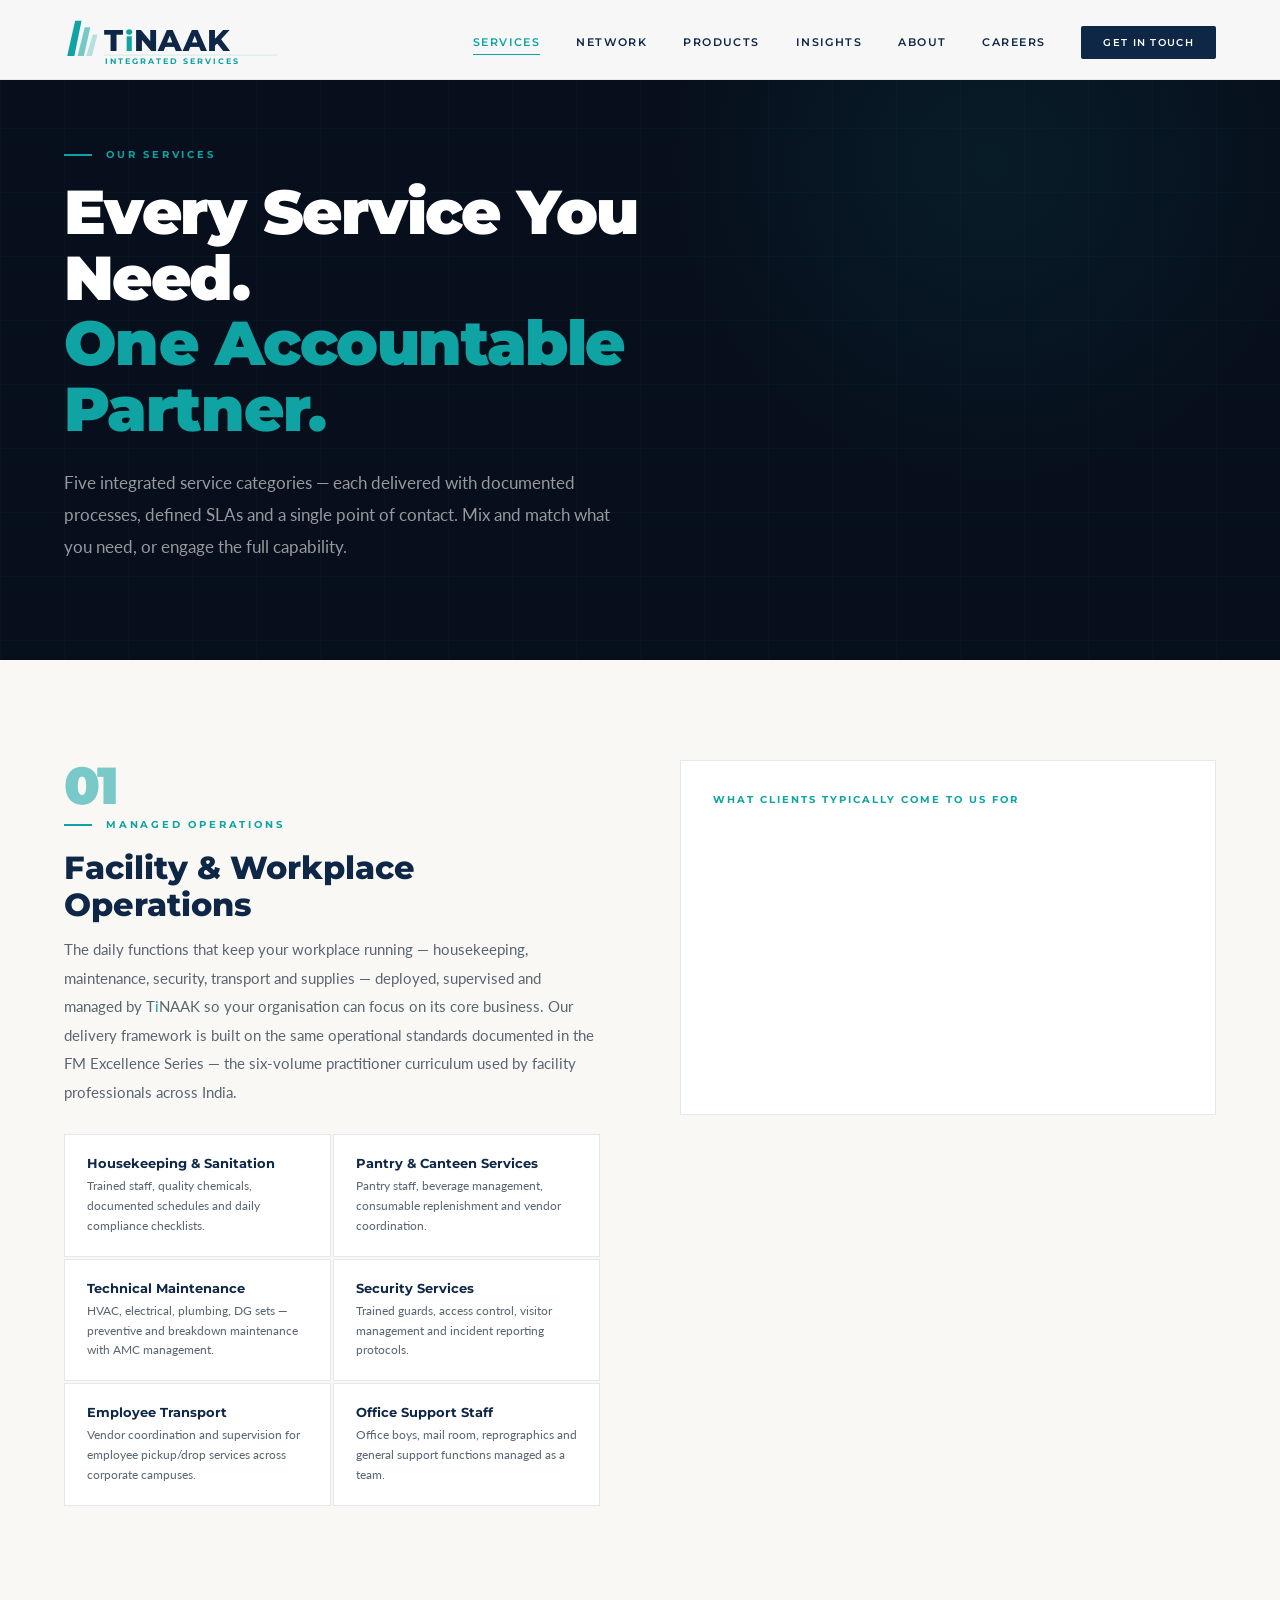
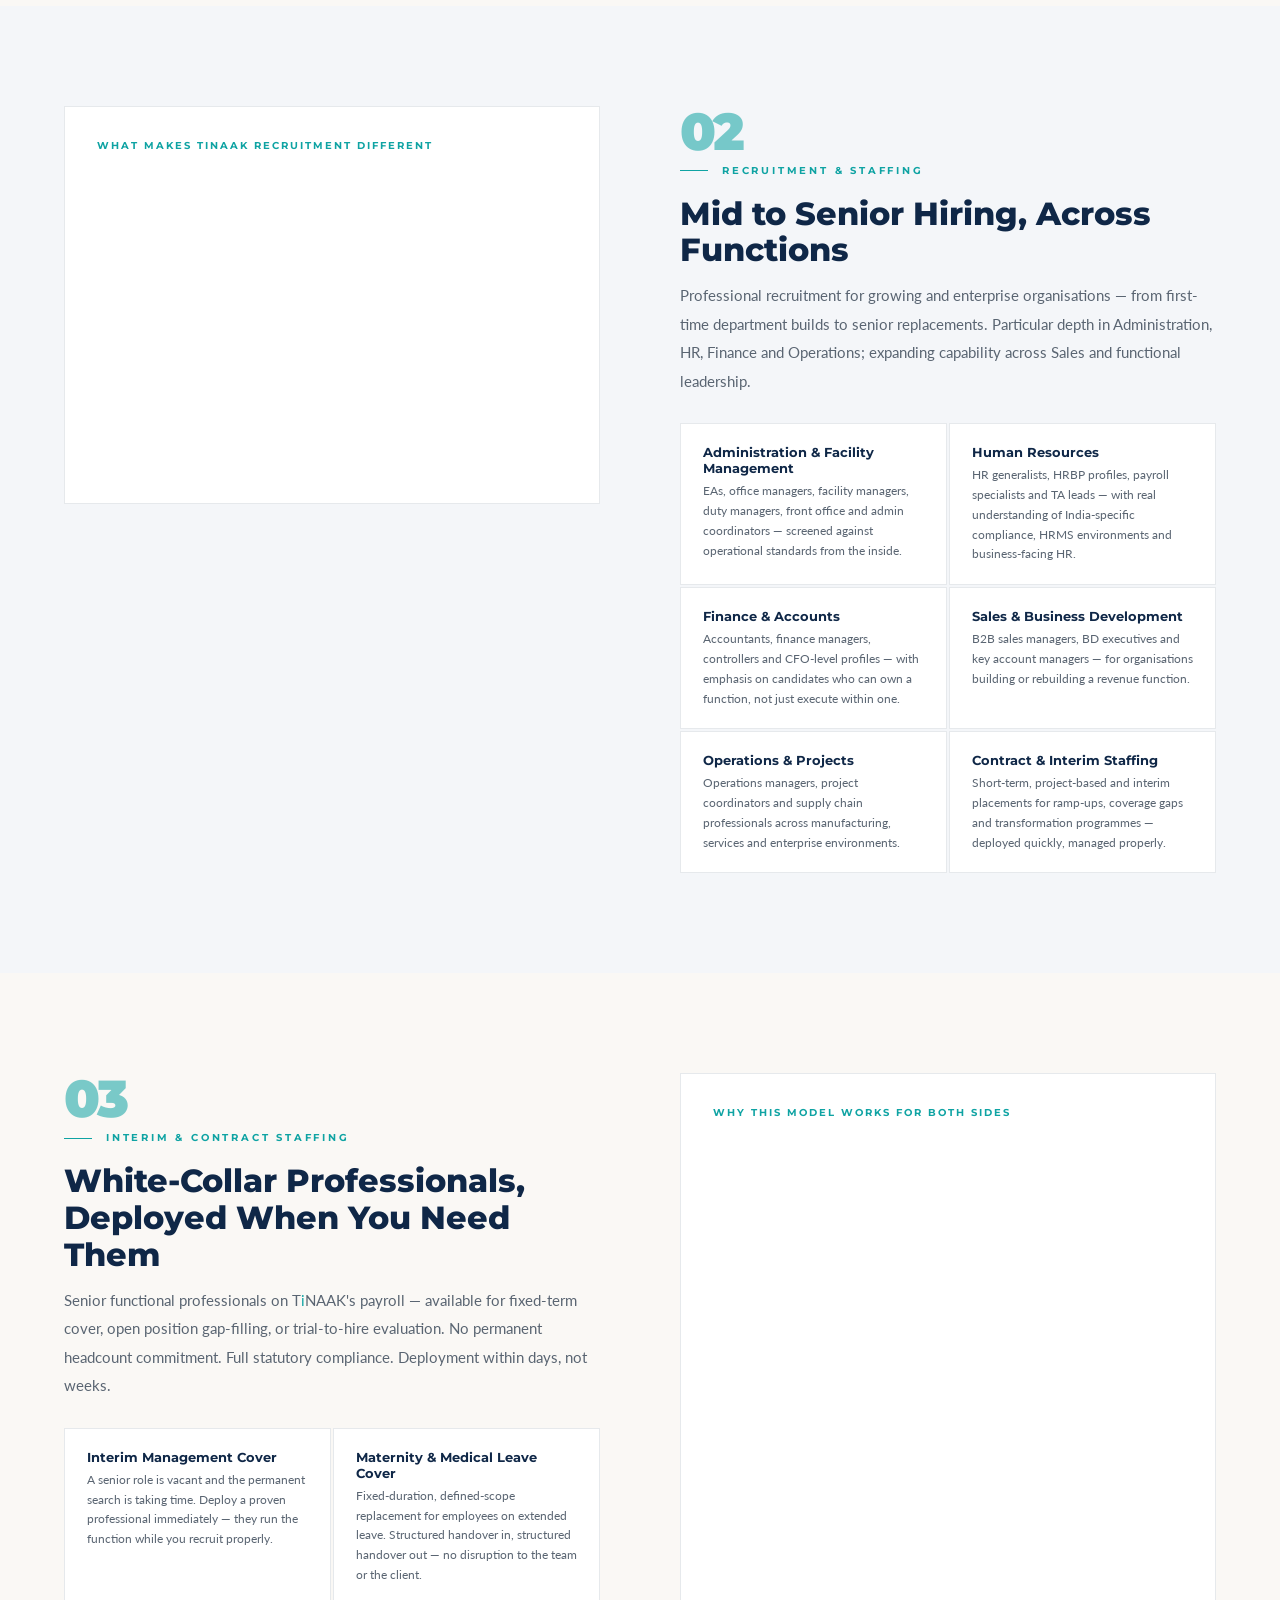
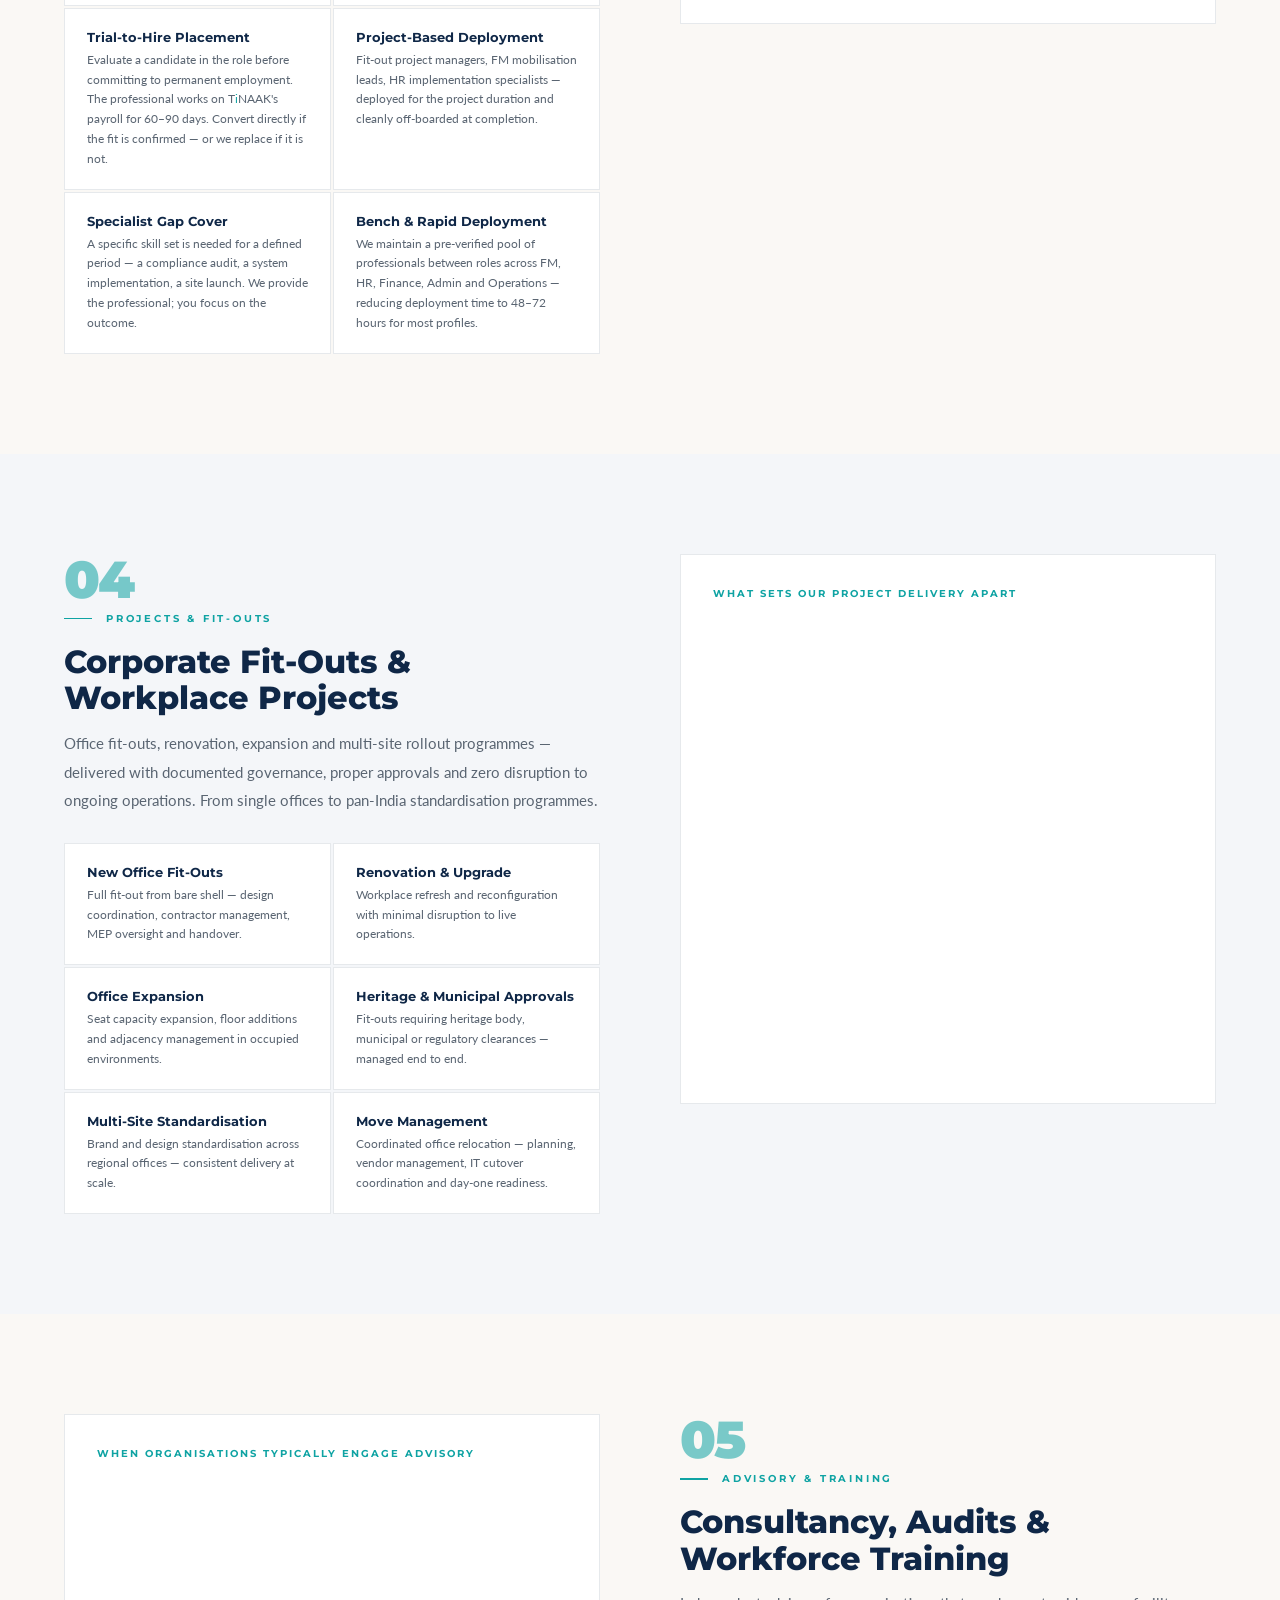
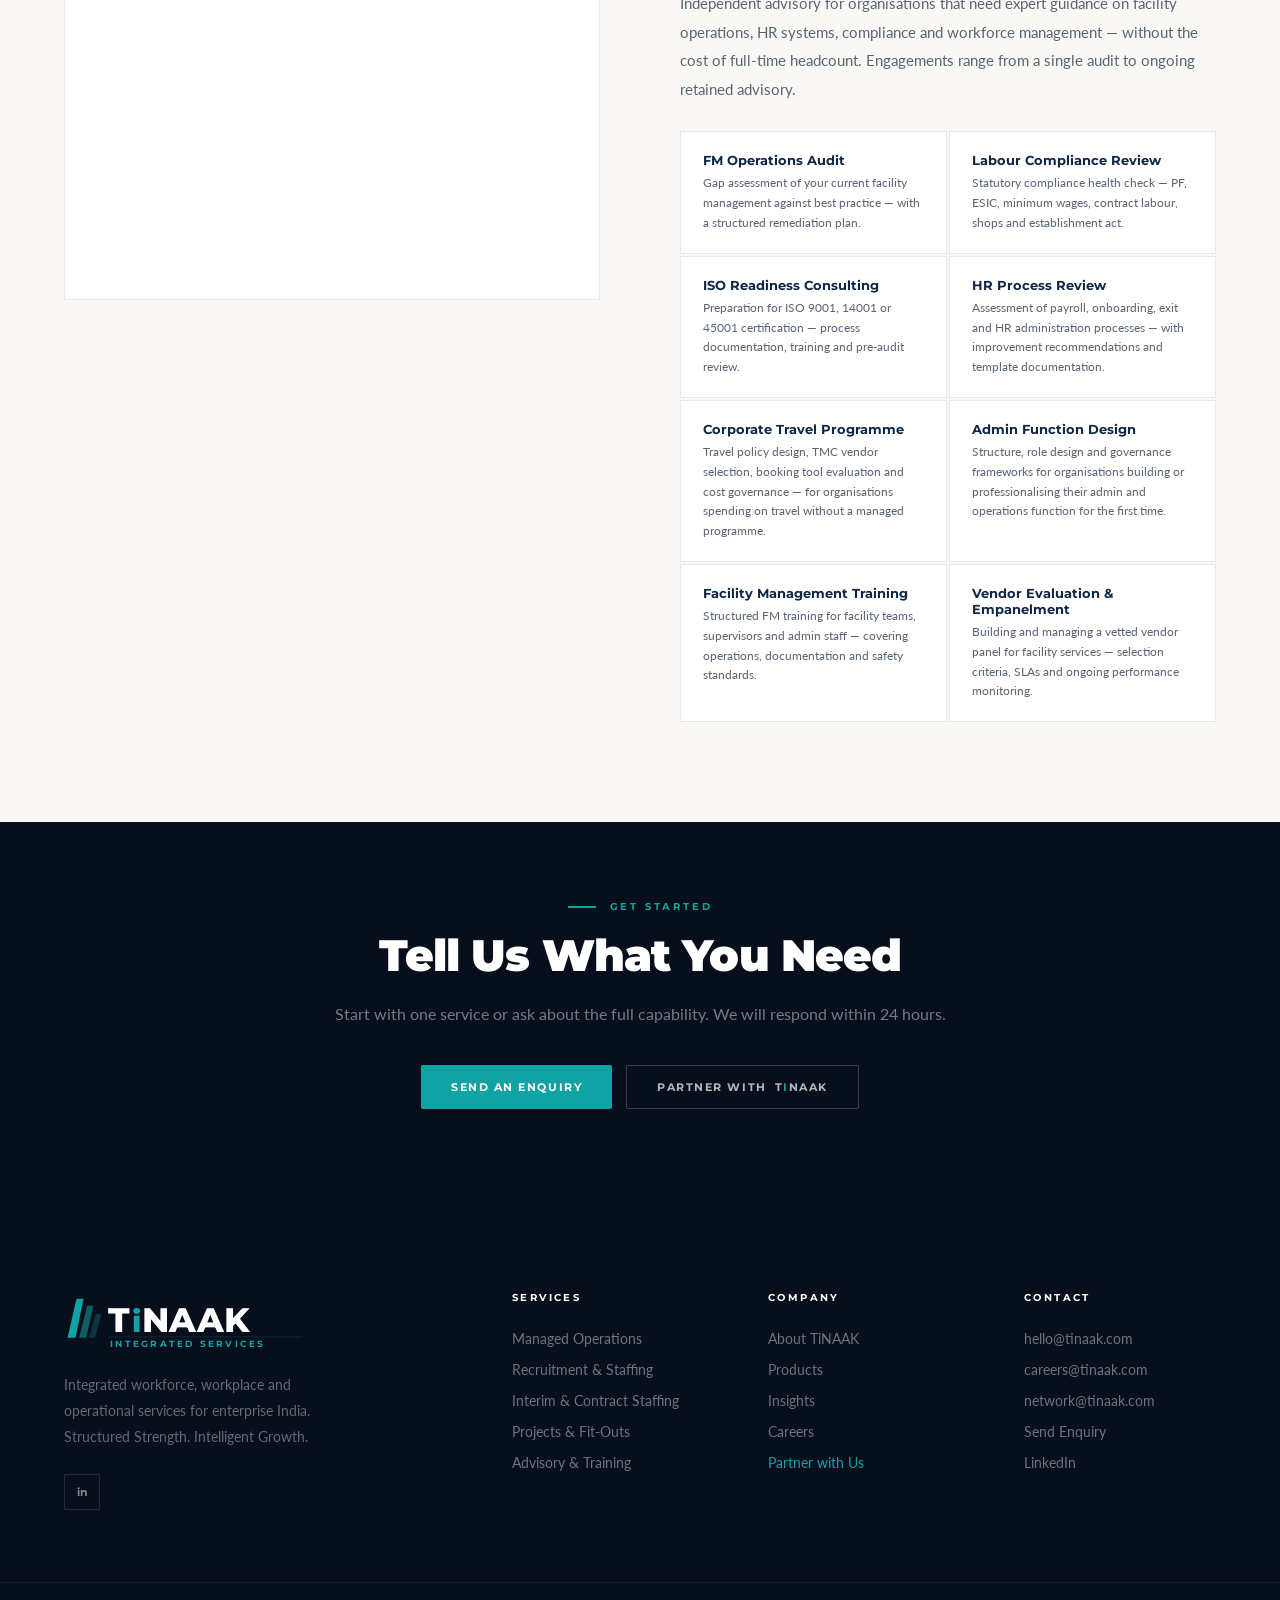
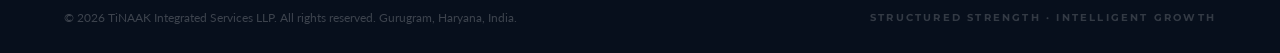
<file: services.html>
<!DOCTYPE html>
<html lang="en-IN">
<head>
<meta charset="UTF-8"/>
<meta name="viewport" content="width=device-width, initial-scale=1.0"/>
<meta name="description" content="TiNAAK services — managed facility operations, professional recruitment, interim &amp; contract staffing, corporate fit-outs and FM advisory for enterprise organisations in Gurugram and Delhi NCR."/>
<meta name="robots" content="index, follow"/>
<title>Services | Facility Management, Recruitment & Corporate Fit-Outs | TiNAAK Gurugram</title><link rel="icon" type="image/x-icon" href="/favicon.ico">
  <link rel="icon" type="image/png" sizes="16x16" href="/favicon-16x16.png">
  <link rel="icon" type="image/png" sizes="32x32" href="/favicon-32x32.png">
  <link rel="apple-touch-icon" sizes="180x180" href="/apple-touch-icon.png">
  <link rel="icon" type="image/png" sizes="192x192" href="/android-chrome-192x192.png">
<link rel="manifest" href="/site.webmanifest">
<link rel="sitemap" type="application/xml" href="/sitemap.xml"/>
<link rel="canonical" href="https://tinaak.com/services.html"/>
<meta property="og:type" content="website"/>
<meta property="og:url" content="https://tinaak.com/services.html"/>
<meta property="og:title" content="TiNAAK Services — Facility Management, Recruitment &amp; More"/>
<meta property="og:description" content="Five integrated service categories — managed operations, recruitment, interim staffing, fit-outs and advisory — structured for enterprise India."/>
<meta property="og:image" content="https://tinaak.com/assets/og-image.png"/>
<meta property="og:image:type" content="image/png"/>
<meta property="og:image:width" content="1200"/>
<meta property="og:image:height" content="630"/>
<meta name="twitter:card" content="summary_large_image"/>
<meta name="twitter:site" content="@tinaak_in"/>
<meta name="twitter:title" content="TiNAAK Services — Facility Management, Recruitment &amp; More"/>
<meta name="twitter:description" content="Managed operations, recruitment, interim staffing, fit-outs and advisory — one accountable partner for enterprise India."/>
<meta name="twitter:image" content="https://tinaak.com/assets/og-image.png"/>
<meta property="og:site_name" content="TiNAAK Integrated Services"/>
<script type="application/ld+json">
{"@context":"https://schema.org","@type":"Service","name":"Integrated Facility Management","provider":{"@type":"Organization","name":"TiNAAK Integrated Services LLP"},"areaServed":"Gurugram, Delhi NCR, India","description":"Managed housekeeping, maintenance, security and workplace operations for corporate and industrial environments."}
</script>
<link rel="preconnect" href="https://fonts.googleapis.com"/>
    <link rel="preconnect" href="https://fonts.gstatic.com" crossorigin/>
  <link href="https://fonts.googleapis.com/css2?family=Montserrat:wght@400;500;600;700;800;900&family=Lato:wght@400;700&display=swap" rel="stylesheet"/>
<link rel="stylesheet" href="shared.css"/>
<style>
.service-block { padding:100px 5%; }
.service-block.alt { background:var(--ice); }
.service-block.warm { background:#FAF8F5; }
.service-block.dark { background:var(--navy); }
.sb-inner { display:grid; grid-template-columns:1fr 1fr; gap:80px; align-items:start; }
.sb-inner.rev { direction:rtl; }
.sb-inner.rev > * { direction:ltr; }
.sb-num { font-family:'Montserrat',sans-serif; font-size:52px; font-weight:900; color:rgba(15,163,163,0.55); line-height:1; margin-bottom:8px; letter-spacing:-0.04em; }
.sb-num.dark-num { color:rgba(15,163,163,0.45); }
.sb-title { font-family:'Montserrat',sans-serif; font-size:clamp(22px,3vw,32px); font-weight:800; color:var(--navy); margin-bottom:12px; line-height:1.15; }
.sb-title.white { color:var(--white); }
.sb-lead { font-size:15px; color:var(--steel); line-height:1.9; margin-bottom:28px; }
.sb-lead.white { color:rgba(255,255,255,0.55); }
.sb-services { display:grid; grid-template-columns:1fr 1fr; gap:2px; }
.sb-service { background:var(--white); padding:20px 22px; border:1px solid var(--border); }
.sb-service.dark-service {
  background:rgba(255,255,255,0.05);
  border-color: rgba(255,255,255,0.08);
}
.sb-service.dark-service .sb-service-name { color:var(--white); }
.sb-service.dark-service .sb-service-desc { color:rgba(255,255,255,0.55); }
.sb-service-name { font-family:'Montserrat',sans-serif; font-size:13px; font-weight:700; color:var(--navy); margin-bottom:5px; }
.sb-service-name.white { color:var(--white); }
.sb-service-desc { font-size:12px; color:var(--steel); line-height:1.65; }
.sb-service-desc.white { color:rgba(255,255,255,0.55); }
.sb-detail { }
.sb-why { background:var(--navy); padding:32px; margin-bottom:2px; }
.sb-why.light-why { background:var(--white); border:1px solid var(--border); }
.sb-why-title { font-family:'Montserrat',sans-serif; font-size:10px; font-weight:700; letter-spacing:0.2em; text-transform:uppercase; color:var(--teal); margin-bottom:16px; }
.sb-why-list { list-style:none; }
.sb-why-list li { font-size:13px; color:rgba(255,255,255,0.5); padding:8px 0; border-bottom:1px solid rgba(255,255,255,0.06); display:flex; gap:10px; align-items:flex-start; line-height:1.6; }
.sb-why-list.dark-list li { color:var(--steel); border-bottom-color:var(--border); }
.sb-why-list li::before { content:'→'; color:var(--teal); font-size:11px; font-weight:700; flex-shrink:0; margin-top:2px; }
.sb-why-list li:last-child { border-bottom:none; }
.sb-metrics { display:grid; grid-template-columns:1fr 1fr; gap:2px; }
.sb-metric { background:rgba(15,163,163,0.08); padding:24px 20px; }
.sb-metric.light-metric { background:var(--ice); }
.sb-metric-val { font-family:'Montserrat',sans-serif; font-size:28px; font-weight:800; color:var(--teal); line-height:1; }
.sb-metric-label { font-size:11px; color:rgba(255,255,255,0.4); margin-top:6px; line-height:1.4; }
.sb-metric-label.dark-label { color:var(--steel); }

#services-cta { background:var(--navy-deep); padding:80px 5%; text-align:center; }
#services-cta .section-title { color:var(--white); }
#services-cta p { font-size:16px; color:rgba(255,255,255,0.45); margin-bottom:36px; }

@media(max-width:900px){ .sb-inner,.sb-inner.rev{grid-template-columns:1fr;direction:ltr;gap:48px;} .sb-services{grid-template-columns:1fr;} }
</style>
</head>
<body>
<a href="#main-content" class="skip-nav">Skip to main content</a>
<div id="scroll-progress"></div>
<nav id="site-nav"></nav>
<div id="tn-service-nav" role="navigation" aria-label="Services sections">
  <div class="tn-snav-inner">
    <a href="#managed"     class="tn-snav-link">Managed Operations</a>
    <a href="#recruitment" class="tn-snav-link">Recruitment</a>
    <a href="#interim"     class="tn-snav-link">Interim Staffing</a>
    <a href="#projects"    class="tn-snav-link">Projects &amp; Fit-Outs</a>
    <a href="#advisory"    class="tn-snav-link">Advisory</a>
  </div>
</div>
<header class="page-hero">
  <div class="page-hero-grid" aria-hidden="true"></div>
  <div class="page-hero-glow" aria-hidden="true"></div>
  <div class="page-hero-inner">
    <div class="section-eyebrow">Our Services</div>
    <h1>Every Service You Need.<br><span>One Accountable Partner.</span></h1>
    <p>Five integrated service categories — each delivered with documented processes, defined SLAs and a single point of contact. Mix and match what you need, or engage the full capability.</p>
  </div>
</header>

<!-- 01 MANAGED OPERATIONS -->
<div class="service-block warm" id="managed">
  <div class="sb-inner">
    <div class="reveal">
      <div class="sb-num">01</div>
      <div class="section-eyebrow">Managed Operations</div>
      <h2 class="sb-title">Facility &amp; Workplace Operations</h2>
      <p class="sb-lead">The daily functions that keep your workplace running — housekeeping, maintenance, security, transport and supplies — deployed, supervised and managed by T<span style="color:var(--teal)">i</span>NAAK so your organisation can focus on its core business. Our delivery framework is built on the same operational standards documented in the FM Excellence Series — the six-volume practitioner curriculum used by facility professionals across India.</p>
      <div class="sb-services">
        <div class="sb-service"><div class="sb-service-name">Housekeeping &amp; Sanitation</div><div class="sb-service-desc">Trained staff, quality chemicals, documented schedules and daily compliance checklists.</div></div>
        <div class="sb-service"><div class="sb-service-name">Pantry &amp; Canteen Services</div><div class="sb-service-desc">Pantry staff, beverage management, consumable replenishment and vendor coordination.</div></div>
        <div class="sb-service"><div class="sb-service-name">Technical Maintenance</div><div class="sb-service-desc">HVAC, electrical, plumbing, DG sets — preventive and breakdown maintenance with AMC management.</div></div>
        <div class="sb-service"><div class="sb-service-name">Security Services</div><div class="sb-service-desc">Trained guards, access control, visitor management and incident reporting protocols.</div></div>
        <div class="sb-service"><div class="sb-service-name">Employee Transport</div><div class="sb-service-desc">Vendor coordination and supervision for employee pickup/drop services across corporate campuses.</div></div>
        <div class="sb-service"><div class="sb-service-name">Office Support Staff</div><div class="sb-service-desc">Office boys, mail room, reprographics and general support functions managed as a team.</div></div>
      </div>
    </div>
    <div class="sb-detail reveal">
      <div class="sb-why light-why">
        <div class="sb-why-title">What clients typically come to us for</div>
        <div class="sb-why-cards">
          <div class="sb-why-card light tn-card"><div class="sb-why-card-label">Situation</div>Replacing an unreliable vendor with no documentation or accountability structure</div>
          <div class="sb-why-card light tn-card"><div class="sb-why-card-label">Situation</div>Consolidating multiple facility vendors under one managed contract</div>
          <div class="sb-why-card light tn-card"><div class="sb-why-card-label">Situation</div>Building a compliance-ready operation ahead of an ISO or audit milestone</div>
          <div class="sb-why-card light tn-card"><div class="sb-why-card-label">Situation</div>Scaling from single-site to multi-site without building an in-house FM team</div>
        </div>
      </div>
    </div>
  </div>
</div>

<!-- 02 RECRUITMENT -->
<div class="service-block alt" id="recruitment">
  <div class="sb-inner rev">
    <div class="reveal">
      <div class="sb-num">02</div>
      <div class="section-eyebrow">Recruitment &amp; Staffing</div>
      <h2 class="sb-title">Mid to Senior Hiring, Across Functions</h2>
      <p class="sb-lead">Professional recruitment for growing and enterprise organisations — from first-time department builds to senior replacements. Particular depth in Administration, HR, Finance and Operations; expanding capability across Sales and functional leadership.</p>
      <div class="sb-services">
        <div class="sb-service"><div class="sb-service-name">Administration &amp; Facility Management</div><div class="sb-service-desc">EAs, office managers, facility managers, duty managers, front office and admin coordinators — screened against operational standards from the inside.</div></div>
        <div class="sb-service"><div class="sb-service-name">Human Resources</div><div class="sb-service-desc">HR generalists, HRBP profiles, payroll specialists and TA leads — with real understanding of India-specific compliance, HRMS environments and business-facing HR.</div></div>
        <div class="sb-service"><div class="sb-service-name">Finance &amp; Accounts</div><div class="sb-service-desc">Accountants, finance managers, controllers and CFO-level profiles — with emphasis on candidates who can own a function, not just execute within one.</div></div>
        <div class="sb-service"><div class="sb-service-name">Sales &amp; Business Development</div><div class="sb-service-desc">B2B sales managers, BD executives and key account managers — for organisations building or rebuilding a revenue function.</div></div>
        <div class="sb-service"><div class="sb-service-name">Operations &amp; Projects</div><div class="sb-service-desc">Operations managers, project coordinators and supply chain professionals across manufacturing, services and enterprise environments.</div></div>
        <div class="sb-service"><div class="sb-service-name">Contract &amp; Interim Staffing</div><div class="sb-service-desc">Short-term, project-based and interim placements for ramp-ups, coverage gaps and transformation programmes — deployed quickly, managed properly.</div></div>
      </div>
    </div>
    <div class="sb-detail reveal">
      <div class="sb-why light-why">
        <div class="sb-why-title">What makes T<span style="color:var(--teal)">i</span>NAAK recruitment different</div>
        <div class="sb-why-cards">
          <div class="sb-why-card light tn-card"><div class="sb-why-card-label">Practitioner Edge</div>We have held the roles we recruit for — screening against real operational standards, not just CV keywords</div>
          <div class="sb-why-card light tn-card"><div class="sb-why-card-label">Market Depth</div>26 years of enterprise hiring across ITES, manufacturing, FMCG and healthcare — our Admin and FM pool is among the deepest available</div>
          <div class="sb-why-card light tn-card"><div class="sb-why-card-label">Our Approach</div>Deliberate, low-volume — quality of fit matters more than speed of closure</div>
          <div class="sb-why-card light tn-card"><div class="sb-why-card-label">Deliverable</div>Every shortlist comes with a structured assessment note, not just forwarded CVs</div>
        </div>
      </div>
    </div>
  </div>
</div>

<!-- 03 INTERIM STAFFING -->
<div class="service-block warm" id="interim">
  <div class="sb-inner">
    <div class="reveal">
      <div class="sb-num">03</div>
      <div class="section-eyebrow">Interim &amp; Contract Staffing</div>
      <h2 class="sb-title">White-Collar Professionals, Deployed When You Need Them</h2>
      <p class="sb-lead">Senior functional professionals on T<span style="color:var(--teal)">i</span>NAAK's payroll — available for fixed-term cover, open position gap-filling, or trial-to-hire evaluation. No permanent headcount commitment. Full statutory compliance. Deployment within days, not weeks.</p>
      <div class="sb-services">
        <div class="sb-service"><div class="sb-service-name">Interim Management Cover</div><div class="sb-service-desc">A senior role is vacant and the permanent search is taking time. Deploy a proven professional immediately — they run the function while you recruit properly.</div></div>
        <div class="sb-service"><div class="sb-service-name">Maternity &amp; Medical Leave Cover</div><div class="sb-service-desc">Fixed-duration, defined-scope replacement for employees on extended leave. Structured handover in, structured handover out — no disruption to the team or the client.</div></div>
        <div class="sb-service"><div class="sb-service-name">Trial-to-Hire Placement</div><div class="sb-service-desc">Evaluate a candidate in the role before committing to permanent employment. The professional works on T<span style="color:var(--teal)">i</span>NAAK's payroll for 60–90 days. Convert directly if the fit is confirmed — or we replace if it is not.</div></div>
        <div class="sb-service"><div class="sb-service-name">Project-Based Deployment</div><div class="sb-service-desc">Fit-out project managers, FM mobilisation leads, HR implementation specialists — deployed for the project duration and cleanly off-boarded at completion.</div></div>
        <div class="sb-service"><div class="sb-service-name">Specialist Gap Cover</div><div class="sb-service-desc">A specific skill set is needed for a defined period — a compliance audit, a system implementation, a site launch. We provide the professional; you focus on the outcome.</div></div>
        <div class="sb-service"><div class="sb-service-name">Bench &amp; Rapid Deployment</div><div class="sb-service-desc">We maintain a pre-verified pool of professionals between roles across FM, HR, Finance, Admin and Operations — reducing deployment time to 48–72 hours for most profiles.</div></div>
      </div>
    </div>
    <div class="sb-detail reveal">
      <div class="sb-why light-why">
        <div class="sb-why-title">Why this model works for both sides</div>
        <div class="sb-why-cards">
          <div class="sb-why-card light tn-card"><div class="sb-why-card-label">Client Benefit</div>Zero permanent headcount risk — the professional is T<span style="color:var(--teal)">i</span>NAAK's employee for the engagement duration</div>
          <div class="sb-why-card light tn-card"><div class="sb-why-card-label">Compliance</div>PF, TDS, ESIC handled entirely by T<span style="color:var(--teal)">i</span>NAAK — one clean invoice to the client</div>
          <div class="sb-why-card light tn-card"><div class="sb-why-card-label">Professional Benefit</div>Legitimate, structured engagement with a documented employer of record — not informal freelance exposure</div>
          <div class="sb-why-card light tn-card"><div class="sb-why-card-label">Risk Reduction</div>Trial-to-hire eliminates the most common mistake: the candidate who interviews well but performs differently in role</div>
          <div class="sb-why-card light tn-card"><div class="sb-why-card-label">Flexibility</div>Staff up for a project without committing to headcount your structure may not need in 12 months</div>
        </div>
      </div>
    </div>
  </div>
</div>

<!-- 04 FIT-OUTS -->
<div class="service-block alt" id="projects">
  <div class="sb-inner">
    <div class="reveal">
      <div class="sb-num">04</div>
      <div class="section-eyebrow">Projects &amp; Fit-Outs</div>
      <h2 class="sb-title">Corporate Fit-Outs &amp; Workplace Projects</h2>
      <p class="sb-lead">Office fit-outs, renovation, expansion and multi-site rollout programmes — delivered with documented governance, proper approvals and zero disruption to ongoing operations. From single offices to pan-India standardisation programmes.</p>
      <div class="sb-services">
        <div class="sb-service"><div class="sb-service-name">New Office Fit-Outs</div><div class="sb-service-desc">Full fit-out from bare shell — design coordination, contractor management, MEP oversight and handover.</div></div>
        <div class="sb-service"><div class="sb-service-name">Renovation &amp; Upgrade</div><div class="sb-service-desc">Workplace refresh and reconfiguration with minimal disruption to live operations.</div></div>
        <div class="sb-service"><div class="sb-service-name">Office Expansion</div><div class="sb-service-desc">Seat capacity expansion, floor additions and adjacency management in occupied environments.</div></div>
        <div class="sb-service"><div class="sb-service-name">Heritage &amp; Municipal Approvals</div><div class="sb-service-desc">Fit-outs requiring heritage body, municipal or regulatory clearances — managed end to end.</div></div>
        <div class="sb-service"><div class="sb-service-name">Multi-Site Standardisation</div><div class="sb-service-desc">Brand and design standardisation across regional offices — consistent delivery at scale.</div></div>
        <div class="sb-service"><div class="sb-service-name">Move Management</div><div class="sb-service-desc">Coordinated office relocation — planning, vendor management, IT cutover coordination and day-one readiness.</div></div>
      </div>
    </div>
    <div class="sb-detail reveal">
      <div class="sb-why light-why">
        <div class="sb-why-title">What sets our project delivery apart</div>
        <div class="sb-why-cards">
          <div class="sb-why-card light tn-card"><div class="sb-why-card-label">Governance</div>Every project has a documented scope, timeline and budget baseline — agreed before work begins</div>
          <div class="sb-why-card light tn-card"><div class="sb-why-card-label">Track Record</div>2.5M+ sq. ft. delivered across complex multi-site programmes with documented outcomes</div>
          <div class="sb-why-card light tn-card"><div class="sb-why-card-label">Regulatory</div>NDMC, ASI and heritage committee approvals managed — we have navigated complex regulatory processes</div>
          <div class="sb-why-card light tn-card"><div class="sb-why-card-label">Case Study</div>HQ expansion from 450 to 860 seats delivered in 4 months with zero operational downtime</div>
          <div class="sb-why-card light tn-card"><div class="sb-why-card-label">Cost Control</div>Greenfield industrial facilities commissioned consistently under-budget through structured controls</div>
        </div>
      </div>
    </div>
  </div>
</div>

<!-- 04 ADVISORY -->
<div class="service-block warm" id="advisory">
  <div class="sb-inner rev">
    <div class="reveal">
      <div class="sb-num">05</div>
      <div class="section-eyebrow">Advisory &amp; Training</div>
      <h2 class="sb-title">Consultancy, Audits &amp; Workforce Training</h2>
      <p class="sb-lead">Independent advisory for organisations that need expert guidance on facility operations, HR systems, compliance and workforce management — without the cost of full-time headcount. Engagements range from a single audit to ongoing retained advisory.</p>
      <div class="sb-services">
        <div class="sb-service"><div class="sb-service-name">FM Operations Audit</div><div class="sb-service-desc">Gap assessment of your current facility management against best practice — with a structured remediation plan.</div></div>
        <div class="sb-service"><div class="sb-service-name">Labour Compliance Review</div><div class="sb-service-desc">Statutory compliance health check — PF, ESIC, minimum wages, contract labour, shops and establishment act.</div></div>
        <div class="sb-service"><div class="sb-service-name">ISO Readiness Consulting</div><div class="sb-service-desc">Preparation for ISO 9001, 14001 or 45001 certification — process documentation, training and pre-audit review.</div></div>
        <div class="sb-service"><div class="sb-service-name">HR Process Review</div><div class="sb-service-desc">Assessment of payroll, onboarding, exit and HR administration processes — with improvement recommendations and template documentation.</div></div>
        <div class="sb-service"><div class="sb-service-name">Corporate Travel Programme</div><div class="sb-service-desc">Travel policy design, TMC vendor selection, booking tool evaluation and cost governance — for organisations spending on travel without a managed programme.</div></div>
        <div class="sb-service"><div class="sb-service-name">Admin Function Design</div><div class="sb-service-desc">Structure, role design and governance frameworks for organisations building or professionalising their admin and operations function for the first time.</div></div>
        <div class="sb-service"><div class="sb-service-name">Facility Management Training</div><div class="sb-service-desc">Structured FM training for facility teams, supervisors and admin staff — covering operations, documentation and safety standards.</div></div>
        <div class="sb-service"><div class="sb-service-name">Vendor Evaluation &amp; Empanelment</div><div class="sb-service-desc">Building and managing a vetted vendor panel for facility services — selection criteria, SLAs and ongoing performance monitoring.</div></div>
      </div>
    </div>
    <div class="sb-detail reveal">
      <div class="sb-why light-why">
        <div class="sb-why-title">When organisations typically engage advisory</div>
        <div class="sb-why-cards">
          <div class="sb-why-card light tn-card"><div class="sb-why-card-label">Pre-Audit</div>Getting operations documented and compliant before an external assessment</div>
          <div class="sb-why-card light tn-card"><div class="sb-why-card-label">New Facility</div>Building the right processes from day one rather than retrofitting them later</div>
          <div class="sb-why-card light tn-card"><div class="sb-why-card-label">Interim Leadership</div>Using advisory to bridge operations until a full-time department head is justified</div>
          <div class="sb-why-card light tn-card"><div class="sb-why-card-label">Post-Audit</div>Addressing non-conformances and corrective action plans with structured remediation</div>
          <div class="sb-why-card light tn-card"><div class="sb-why-card-label">Travel Reform</div>Organisations spending on travel without policy, governance or TMC control</div>
          <div class="sb-why-card light tn-card"><div class="sb-why-card-label">Benchmarking</div>Current facility costs and performance benchmarked against verified industry norms</div>
        </div>
      </div>
    </div>
  </div>
</div>


<main id="main-content" style="display:contents">
<section id="services-cta">
  <div class="section-eyebrow" style="justify-content:center;"><span>Get Started</span></div>
  <h2 class="section-title">Tell Us What You Need</h2>
  <p>Start with one service or ask about the full capability. We will respond within 24 hours.</p>
  <div style="display:flex;gap:14px;justify-content:center;flex-wrap:wrap;">
    <a href="contact.html" class="btn-teal">Send an Enquiry</a>
    <a href="network.html" class="btn-outline" style="color:rgba(255,255,255,0.7);border-color:rgba(255,255,255,0.2);">Partner with <span style="white-space:nowrap">T<span style="color:var(--teal)">i</span>NAAK</span></a>
  </div>
</section>

<a id="whatsapp-fab" href="https://wa.me/919999998522?text=Hi%2C%20I%27d%20like%20to%20enquire%20about%20TiNAAK%20services" target="_blank" rel="noopener noreferrer" aria-label="Chat with TiNAAK on WhatsApp">
  <svg viewBox="0 0 24 24" xmlns="http://www.w3.org/2000/svg" aria-hidden="true"><path d="M17.472 14.382c-.297-.149-1.758-.867-2.03-.967-.273-.099-.471-.148-.67.15-.197.297-.767.966-.94 1.164-.173.199-.347.223-.644.075-.297-.15-1.255-.463-2.39-1.475-.883-.788-1.48-1.761-1.653-2.059-.173-.297-.018-.458.13-.606.134-.133.298-.347.446-.52.149-.174.198-.298.298-.497.099-.198.05-.371-.025-.52-.075-.149-.669-1.612-.916-2.207-.242-.579-.487-.5-.669-.51-.173-.008-.371-.01-.57-.01-.198 0-.52.074-.792.372-.272.297-1.04 1.016-1.04 2.479 0 1.462 1.065 2.875 1.213 3.074.149.198 2.096 3.2 5.077 4.487.709.306 1.262.489 1.694.625.712.227 1.36.195 1.871.118.571-.085 1.758-.719 2.006-1.413.248-.694.248-1.289.173-1.413-.074-.124-.272-.198-.57-.347m-5.421 7.403h-.004a9.87 9.87 0 01-5.031-1.378l-.361-.214-3.741.982.998-3.648-.235-.374a9.86 9.86 0 01-1.51-5.26c.001-5.45 4.436-9.884 9.888-9.884 2.64 0 5.122 1.03 6.988 2.898a9.825 9.825 0 012.893 6.994c-.003 5.45-4.437 9.884-9.885 9.884m8.413-18.297A11.815 11.815 0 0012.05 0C5.495 0 .16 5.335.157 11.892c0 2.096.547 4.142 1.588 5.945L.057 24l6.305-1.654a11.882 11.882 0 005.683 1.448h.005c6.554 0 11.89-5.335 11.893-11.893a11.821 11.821 0 00-3.48-8.413Z"/></svg>
</a>
<div id="mobile-cta-bar" role="complementary" aria-label="Quick contact">
  <a href="contact.html" class="mcta-primary">Get In Touch</a>
  <a href="tel:+919999998522" class="mcta-secondary">Call Now</a>
</div>
<footer id="site-footer"></footer>
<script src="shared.js"></script>
<script>
document.addEventListener("DOMContentLoaded", function() {
  injectNav('services.html'); injectFooter(); initReveal(); initScrollProgress(); initCardReveal(); initHeroParallax(); initWhatsAppFAB(); initServicesSubnav();
});
</script>
</body>
</html>
</file>
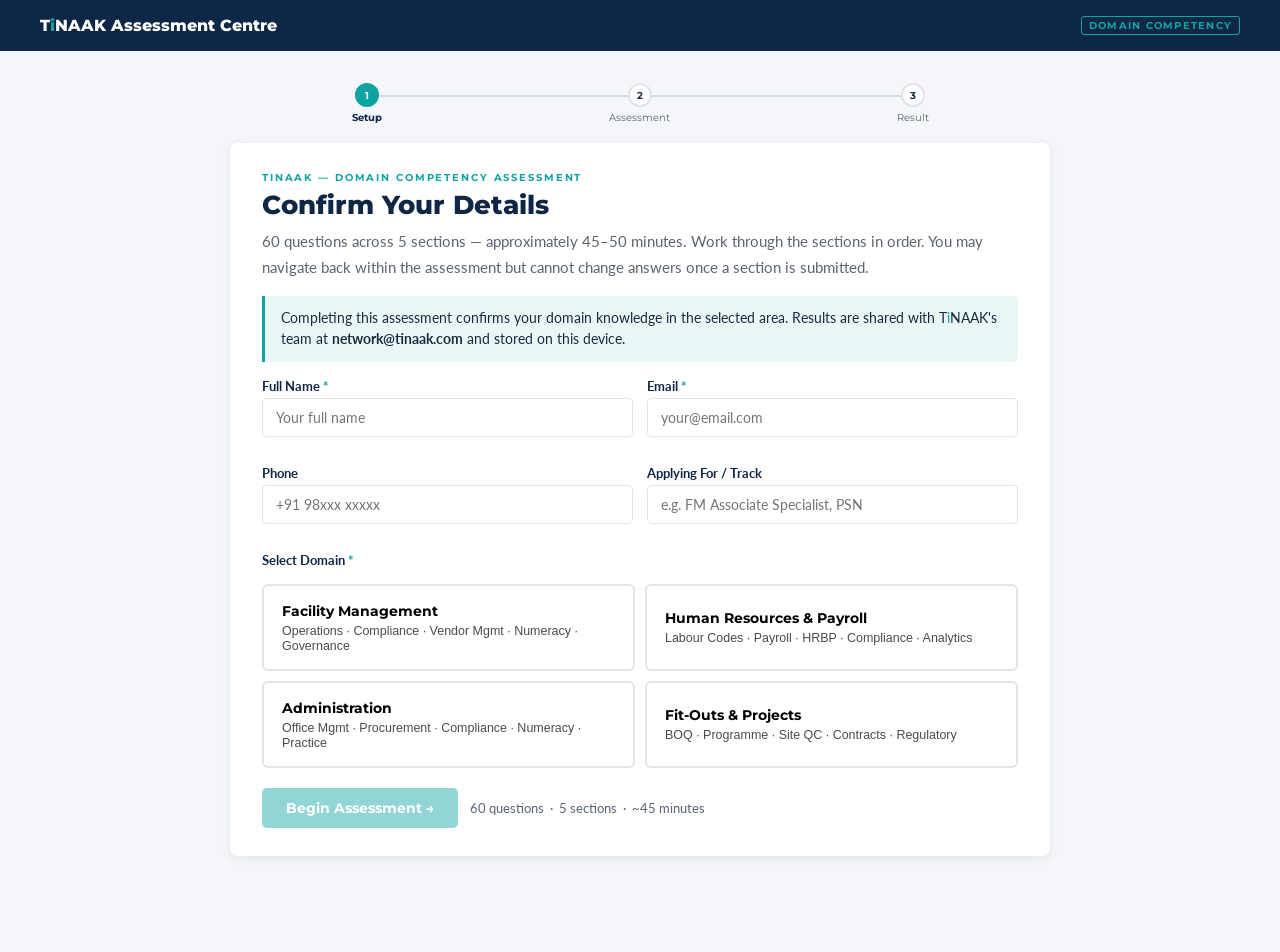
<file: assess/competency.html>
<!DOCTYPE html>
<html lang="en">
<head>
<meta charset="UTF-8">
<meta name="viewport" content="width=device-width, initial-scale=1.0">
<title>Domain Competency Assessment — TiNAAK</title>
<meta name="robots" content="noindex, nofollow">
<link rel="preconnect" href="https://fonts.googleapis.com">
<link href="https://fonts.googleapis.com/css2?family=Montserrat:wght@600;700;800&family=Lato:wght@400;700&display=swap" rel="stylesheet">
<script src="tinaak-questions.js"></script>
<style>
:root{
  --navy:#0F2747;--navy-mid:#163560;--navy-deep:#070F1C;
  --teal:#0FA3A3;--teal-lt:#12BFBF;
  --steel:#5A6572;--ice:#F4F6F9;
  --white:#fff;--text:#1A2B40;--border:rgba(15,39,71,.12);
}
*{box-sizing:border-box;margin:0;padding:0}
body{font-family:"Lato",sans-serif;background:var(--ice);color:var(--text);min-height:100vh}

.site-header{background:var(--navy);padding:16px 40px;display:flex;align-items:center;gap:12px}
.wordmark{font-family:"Montserrat",sans-serif;font-size:1rem;font-weight:800;color:#fff}
.wordmark span{color:var(--teal)}
.badge{margin-left:auto;font-size:.65rem;font-family:"Montserrat",sans-serif;font-weight:700;letter-spacing:.12em;text-transform:uppercase;color:var(--teal);border:1px solid var(--teal);border-radius:3px;padding:2px 7px}

.container{max-width:860px;margin:0 auto;padding:32px 20px 80px}

/* Progress system */
.prog-header{background:var(--navy);border-radius:8px;padding:20px 24px;margin-bottom:20px}
.prog-top{display:flex;align-items:center;justify-content:space-between;margin-bottom:14px;flex-wrap:wrap;gap:8px}
.prog-title{font-family:"Montserrat",sans-serif;font-size:1rem;font-weight:800;color:#fff}
.prog-timer{font-family:"Montserrat",sans-serif;font-size:1.1rem;font-weight:700;color:var(--teal)}
.prog-bar-wrap{background:rgba(255,255,255,.12);border-radius:4px;height:6px}
.prog-bar{height:6px;background:var(--teal);border-radius:4px;transition:width .4s ease}
.prog-sections{display:grid;grid-template-columns:repeat(5,1fr);gap:6px;margin-top:14px}
@media(max-width:540px){.prog-sections{grid-template-columns:repeat(3,1fr)}}
.prog-sec{padding:8px 6px;border-radius:4px;text-align:center;border:1px solid rgba(255,255,255,.12)}
.prog-sec.current{border-color:var(--teal);background:rgba(15,163,163,.15)}
.prog-sec.done{border-color:var(--teal);background:rgba(15,163,163,.1)}
.prog-sec .ps-n{font-family:"Montserrat",sans-serif;font-size:.65rem;font-weight:700;color:var(--teal);text-transform:uppercase;letter-spacing:.05em}
.prog-sec .ps-lbl{font-size:.65rem;color:#8AAAC4;margin-top:2px;line-height:1.2}
.prog-sec .ps-done{font-size:.7rem;color:var(--teal)}

/* Steps */
.steps{display:flex;gap:0;margin-bottom:20px}
.step{flex:1;text-align:center;position:relative}
.step::before{content:"";position:absolute;top:12px;left:-50%;width:100%;height:2px;background:var(--border);z-index:0}
.step:first-child::before{display:none}
.step-dot{width:24px;height:24px;border-radius:50%;border:2px solid var(--border);background:#fff;display:flex;align-items:center;justify-content:center;margin:0 auto 4px;font-family:"Montserrat",sans-serif;font-size:.6rem;font-weight:700;position:relative;z-index:1;transition:all .2s}
.step.active .step-dot{border-color:var(--teal);background:var(--teal);color:#fff}
.step.done .step-dot{border-color:var(--teal);background:var(--teal);color:#fff}
.step-label{font-size:.62rem;color:var(--steel);font-family:"Montserrat",sans-serif}
.step.active .step-label{color:var(--navy);font-weight:700}

/* Cards */
.card{background:#fff;border-radius:8px;box-shadow:0 2px 12px rgba(15,39,71,.08);padding:28px 32px;margin-bottom:16px}
@media(max-width:600px){.card{padding:20px 18px}}

.eyebrow{font-family:"Montserrat",sans-serif;font-size:.65rem;font-weight:700;letter-spacing:.18em;text-transform:uppercase;color:var(--teal);margin-bottom:6px}
h1{font-family:"Montserrat",sans-serif;font-size:1.6rem;font-weight:800;color:var(--navy);line-height:1.15;margin-bottom:10px}
.lead{font-size:.95rem;color:var(--steel);line-height:1.65}
.notice{border-left:3px solid var(--teal);background:#EAF7F7;padding:12px 16px;border-radius:0 5px 5px 0;font-size:.85rem;line-height:1.55;color:var(--text);margin:16px 0}

/* Domain selector */
.domain-grid{display:grid;grid-template-columns:repeat(2,1fr);gap:10px;margin-top:16px}
@media(max-width:480px){.domain-grid{grid-template-columns:1fr}}
.domain-btn{border:2px solid var(--border);border-radius:6px;padding:16px 18px;cursor:pointer;text-align:left;background:#fff;transition:all .18s}
.domain-btn:hover{border-color:var(--teal)}
.domain-btn.selected{border-color:var(--teal);background:var(--teal);color:#fff}
.domain-btn .d-title{font-family:"Montserrat",sans-serif;font-weight:700;font-size:.9rem;display:block;margin-bottom:3px}
.domain-btn .d-meta{font-size:.78rem;opacity:.7}

/* Fields */
.field-row{display:grid;grid-template-columns:1fr 1fr;gap:14px;margin-bottom:14px}
@media(max-width:540px){.field-row{grid-template-columns:1fr}}
.field{margin-bottom:14px}
label{display:block;font-size:.8rem;font-weight:700;color:var(--navy);margin-bottom:4px}
.req{color:var(--teal)}
input,select{width:100%;padding:10px 13px;border:1.5px solid var(--border);border-radius:5px;font-family:"Lato",sans-serif;font-size:.9rem;color:var(--text);background:#fff;transition:border-color .18s}
input:focus,select:focus{outline:none;border-color:var(--teal)}

/* Section header in questions */
.section-divider{background:var(--navy);border-radius:6px;padding:14px 20px;margin-bottom:16px;display:flex;align-items:center;gap:12px}
.sec-badge{background:var(--teal);color:var(--navy);border-radius:4px;padding:3px 10px;font-family:"Montserrat",sans-serif;font-size:.7rem;font-weight:700;flex-shrink:0}
.sec-title{font-family:"Montserrat",sans-serif;font-size:.92rem;font-weight:700;color:#fff}
.sec-count{margin-left:auto;font-size:.75rem;color:#8AAAC4;font-family:"Montserrat",sans-serif;flex-shrink:0}

/* Question block */
.q-block{background:#fff;border-radius:8px;box-shadow:0 2px 8px rgba(15,39,71,.06);padding:22px 26px;margin-bottom:12px}
.q-num{font-family:"Montserrat",sans-serif;font-size:.65rem;font-weight:700;letter-spacing:.1em;color:var(--teal);text-transform:uppercase;margin-bottom:6px}
.q-difficulty{display:inline-block;font-size:.6rem;font-family:"Montserrat",sans-serif;font-weight:700;padding:2px 6px;border-radius:3px;margin-left:6px;vertical-align:middle}
.q-difficulty.d1{background:#EAF7F7;color:var(--teal)}
.q-difficulty.d2{background:#FFF8E7;color:#B87800}
.q-difficulty.d3{background:#FFF0F0;color:#C03030}
.q-text{font-size:.93rem;font-weight:700;color:var(--navy);line-height:1.5;margin-bottom:14px}
.options{display:flex;flex-direction:column;gap:8px}
.opt{display:flex;align-items:flex-start;gap:10px;cursor:pointer;padding:10px 14px;border:1.5px solid var(--border);border-radius:5px;transition:all .15s;font-size:.88rem;line-height:1.45;width:100%}
.opt:hover{border-color:var(--teal);background:#EAF7F7}
.opt input[type=radio]{width:16px;height:16px;flex-shrink:0;margin-top:2px;accent-color:var(--teal);cursor:pointer}
.opt.selected{border-color:var(--teal);background:#EAF7F7}
.opt-key{font-weight:700;color:var(--teal);min-width:18px;flex-shrink:0;font-family:"Montserrat",sans-serif}
.opt-text{flex:1;min-width:0}

/* Nav between sections */
.section-nav{display:flex;gap:12px;align-items:center;margin-top:24px;flex-wrap:wrap}
.btn{display:inline-flex;align-items:center;gap:7px;padding:12px 24px;border-radius:5px;font-family:"Montserrat",sans-serif;font-size:.85rem;font-weight:700;cursor:pointer;border:none;transition:all .18s}
.btn-primary{background:var(--teal);color:#fff}
.btn-primary:hover{background:var(--teal-lt)}
.btn-secondary{background:#fff;color:var(--navy);border:1.5px solid var(--border)}
.btn-secondary:hover{border-color:var(--teal)}
.btn:disabled{opacity:.45;cursor:not-allowed}
.btn-loading{position:relative;color:transparent!important}
.btn-loading::after{content:"";position:absolute;inset:0;margin:auto;width:16px;height:16px;border:2px solid rgba(255,255,255,.3);border-top-color:#fff;border-radius:50%;animation:spin .7s linear infinite}
@keyframes spin{to{transform:rotate(360deg)}}
.err-note{font-size:.8rem;color:#C03030;display:none}

/* Pages */
.page{display:none}.page.active{display:block}

/* Result */
.result-hero{background:var(--navy);border-radius:8px;padding:32px 36px;margin-bottom:20px;text-align:center}
.result-score-big{font-family:"Montserrat",sans-serif;font-size:3.5rem;font-weight:800;margin-bottom:4px}
.result-score-big.good{color:var(--teal)}
.result-score-big.ok{color:#E8A020}
.result-score-big.low{color:#E05050}
.result-verdict{font-size:1.1rem;color:#fff;margin-bottom:8px;font-family:"Montserrat",sans-serif;font-weight:700}
.result-sub{font-size:.9rem;color:#8AAAC4}

.section-results{display:grid;grid-template-columns:repeat(5,1fr);gap:10px;margin-bottom:20px}
@media(max-width:600px){.section-results{grid-template-columns:repeat(3,1fr)}}
.sr-card{border-radius:8px;padding:16px 12px;text-align:center}
.sr-card.good{background:#EAF7F7;border:2px solid var(--teal)}
.sr-card.ok{background:#FFF8E7;border:2px solid #E8A020}
.sr-card.low{background:#FFF0F0;border:2px solid #E05050}
.sr-pct{font-family:"Montserrat",sans-serif;font-size:1.6rem;font-weight:800;display:block}
.sr-card.good .sr-pct{color:var(--teal)}
.sr-card.ok .sr-pct{color:#B87800}
.sr-card.low .sr-pct{color:#C03030}
.sr-label{font-size:.7rem;color:var(--steel);margin-top:4px;line-height:1.3}
.sr-count{font-size:.72rem;color:var(--steel);margin-top:2px}

.result-msg-card{background:#fff;border-radius:8px;padding:24px 28px;box-shadow:0 2px 12px rgba(15,39,71,.08)}
.return-link{display:inline-flex;align-items:center;gap:6px;margin-top:16px;color:var(--teal);font-family:"Montserrat",sans-serif;font-size:.85rem;font-weight:700;text-decoration:none}
.return-link:hover{text-decoration:underline}
</style>
</head>
<body>
<header class="site-header">
  <div class="wordmark">T<span>i</span>NAAK Assessment Centre</div>
  <div class="badge">Domain Competency</div>
</header>

<div class="container">
  <!-- Steps -->
  <div class="steps" id="stepsBar">
    <div class="step active" id="step1"><div class="step-dot">1</div><div class="step-label">Setup</div></div>
    <div class="step" id="step2"><div class="step-dot">2</div><div class="step-label">Assessment</div></div>
    <div class="step" id="step3"><div class="step-dot">3</div><div class="step-label">Result</div></div>
  </div>

  <!-- PAGE 1: Setup -->
  <div class="page active" id="page1">
    <div class="card">
      <div class="eyebrow">T<span style="color:var(--teal)">i</span>NAAK — Domain Competency Assessment</div>
      <h1 id="setupTitle">Confirm Your Details</h1>
      <p class="lead" style="margin-bottom:16px">60 questions across 5 sections — approximately 45–50 minutes. Work through the sections in order. You may navigate back within the assessment but cannot change answers once a section is submitted.</p>
      <div class="notice" id="domainNotice">Completing this assessment confirms your domain knowledge in the selected area. Results are shared with T<span style="color:var(--teal)">i</span>NAAK's team at <strong>network@tinaak.com</strong> and stored on this device.</div>

      <div class="field-row">
        <div class="field"><label>Full Name <span class="req">*</span></label><input type="text" id="fname" placeholder="Your full name" autocomplete="name"></div>
        <div class="field"><label>Email <span class="req">*</span></label><input type="email" id="femail" placeholder="your@email.com" autocomplete="email"></div>
      </div>
      <div class="field-row">
        <div class="field"><label>Phone</label><input type="tel" id="fphone" placeholder="+91 98xxx xxxxx"></div>
        <div class="field"><label>Applying For / Track</label><input type="text" id="fapplying" placeholder="e.g. FM Associate Specialist, PSN"></div>
      </div>

      <!-- Domain selector — hidden if pre-set via URL -->
      <div id="domainSelector" style="margin-top:8px">
        <label style="margin-bottom:10px;display:block">Select Domain <span class="req">*</span></label>
        <div class="domain-grid">
          <button class="domain-btn" data-domain="fm" type="button">
            <span class="d-title">Facility Management</span>
            <span class="d-meta">Operations · Compliance · Vendor Mgmt · Numeracy · Governance</span>
          </button>
          <button class="domain-btn" data-domain="hr" type="button">
            <span class="d-title">Human Resources & Payroll</span>
            <span class="d-meta">Labour Codes · Payroll · HRBP · Compliance · Analytics</span>
          </button>
          <button class="domain-btn" data-domain="admin" type="button">
            <span class="d-title">Administration</span>
            <span class="d-meta">Office Mgmt · Procurement · Compliance · Numeracy · Practice</span>
          </button>
          <button class="domain-btn" data-domain="fitouts" type="button">
            <span class="d-title">Fit-Outs & Projects</span>
            <span class="d-meta">BOQ · Programme · Site QC · Contracts · Regulatory</span>
          </button>
        </div>
      </div>

      <div style="display:flex;gap:12px;margin-top:20px;align-items:center;flex-wrap:wrap">
        <button class="btn btn-primary" id="startBtn" type="button" disabled>Begin Assessment &#x2192;</button>
        <span style="font-size:.8rem;color:var(--steel)">60 questions &nbsp;·&nbsp; 5 sections &nbsp;·&nbsp; ~45 minutes</span>
      </div>
    </div>
  </div>

  <!-- PAGE 2: Questions -->
  <div class="page" id="page2">
    <!-- Progress header -->
    <div class="prog-header">
      <div class="prog-top">
        <div class="prog-title" id="progTitle">Domain Competency — Loading…</div>
        <div class="prog-timer" id="timerDisplay">00:00</div>
      </div>
      <div class="prog-bar-wrap"><div class="prog-bar" id="progBar" style="width:0%"></div></div>
      <div class="prog-sections" id="progSections"></div>
    </div>

    <!-- Question area -->
    <div id="questionArea"></div>

    <!-- Section nav -->
    <div class="section-nav">
      <button class="btn btn-secondary" id="prevSecBtn" type="button" style="display:none">&#x2190; Previous Section</button>
      <button class="btn btn-primary" id="nextSecBtn" type="button">Next Section &#x2192;</button>
      <span class="err-note" id="secErrNote"></span>
    </div>
  </div>

  <!-- PAGE 3: Result -->
  <div class="page" id="page3">
    <div class="result-hero">
      <div class="result-score-big" id="rScoreBig">—</div>
      <div class="result-verdict" id="rVerdict">—</div>
      <div class="result-sub" id="rSub">—</div>
    </div>

    <div class="eyebrow" style="margin-bottom:12px">Section Breakdown</div>
    <div class="section-results" id="sectionResults"></div>

    <div class="result-msg-card">
      <div class="eyebrow">Next Steps</div>
      <p id="rMsg" style="margin-top:10px;font-size:.93rem;line-height:1.7;color:var(--steel)"></p>
      <p style="margin-top:12px;font-size:.88rem;color:var(--steel)">Your result has been submitted to T<span style="color:var(--teal)">i</span>NAAK at <strong>network@tinaak.com</strong>. We will be in touch within 5 working days.</p>
      <a id="returnLink" href="index.html" class="return-link">&#x2190; Return to Assessment Centre</a>
    </div>
  </div>

</div>

<script>
const WORKER = "https://tinaak-forms-worker.judge-raman.workers.dev";
const LS_KEY = "tinaak_assess";

/* ── URL params ── */
const urlP = new URLSearchParams(window.location.search);
let selectedDomain = urlP.get("domain") || null;
const preEmail    = urlP.get("email") || "";
const preName     = urlP.get("name")  || "";
const preRole     = urlP.get("role")  || "";
const returnTo    = urlP.get("returnTo") ? decodeURIComponent(urlP.get("returnTo")) : "index.html";

/* ── Session ── */
function getSession() { try { return JSON.parse(localStorage.getItem(LS_KEY))||{}; } catch { return {}; } }
function saveResult(testId, result) {
  const s = getSession();
  if (!s.completed) s.completed = {};
  s.completed[testId] = result;
  localStorage.setItem(LS_KEY, JSON.stringify(s));
  /* Also write pending result so index.html picks it up */
  localStorage.setItem("tinaak_assess_pending_result", JSON.stringify({testId, ...result}));
}

/* ── Pre-fill from session or URL ── */
const sess = getSession();
if (preName  || sess.name)  document.getElementById("fname").value  = preName  || sess.name;
if (preEmail || sess.email) document.getElementById("femail").value = preEmail || sess.email;
if (preRole  || sess.role)  document.getElementById("fapplying").value = preRole || sess.role || "";

/* ── Domain pre-selection from URL ── */
if (selectedDomain) {
  document.getElementById("domainSelector").style.display = "none";
  const meta = DOMAIN_META[selectedDomain];
  if (meta) {
    document.getElementById("setupTitle").textContent = meta.label + " — Competency Assessment";
    document.getElementById("domainNotice").innerHTML =
      `You are taking the <strong>${meta.label}</strong> assessment. 60 questions across 5 sections: ${meta.sections.join(" · ")}. Results are sent to <strong>network@tinaak.com</strong>.`;
  }
  updateStartBtn();
}

/* ── Domain buttons ── */
document.querySelectorAll(".domain-btn").forEach(btn => {
  btn.addEventListener("click", () => {
    document.querySelectorAll(".domain-btn").forEach(b => b.classList.remove("selected"));
    btn.classList.add("selected");
    selectedDomain = btn.dataset.domain;
    updateStartBtn();
  });
});

["fname","femail"].forEach(id => {
  const el = document.getElementById(id);
  ["input","change","blur","keyup"].forEach(evt => el.addEventListener(evt, updateStartBtn));
});
// Poll every 300ms to catch autofill / browser-populated values
setInterval(updateStartBtn, 300);

function updateStartBtn() {
  const ok = document.getElementById("fname").value.trim().length > 0 &&
             document.getElementById("femail").value.trim().length > 0 &&
             !!selectedDomain;
  document.getElementById("startBtn").disabled = !ok;
}

/* ══════════════════════════════════════════════════════════════
   ASSESSMENT STATE
══════════════════════════════════════════════════════════════ */
let questions    = [];   // all 60 for selected domain
let sectionMeta  = [];   // section labels
let currentSec   = 1;    // 1–5
const answers    = {};   // { qIndex: "a"|"b"|"c" }
let startTime    = null;
let timerInt     = null;

/* ── SET PAGE ── */
function setPage(n) {
  document.querySelectorAll(".page").forEach(p => p.classList.remove("active"));
  document.getElementById("page"+n).classList.add("active");
  [1,2,3].forEach(i => {
    const el = document.getElementById("step"+i);
    el.classList.toggle("active", i===n);
    el.classList.toggle("done", i<n);
  });
  window.scrollTo({top:0,behavior:"smooth"});
}

/* ── START ── */
document.getElementById("startBtn").addEventListener("click", () => {
  const meta = DOMAIN_META[selectedDomain];
  questions   = QUESTION_BANKS[selectedDomain];
  sectionMeta = meta.sections;

  // Set return link
  document.getElementById("returnLink").href = returnTo;

  // Start timer
  startTime = Date.now();
  timerInt  = setInterval(updateTimer, 1000);

  // Render progress sections
  renderProgSections();
  document.getElementById("progTitle").textContent = meta.label + " — Competency Assessment";

  // Go to section 1
  currentSec = 1;
  renderSection(1);
  setPage(2);
});

/* ── TIMER ── */
function updateTimer() {
  const sec = Math.floor((Date.now() - startTime) / 1000);
  const m   = String(Math.floor(sec/60)).padStart(2,"0");
  const s   = String(sec%60).padStart(2,"0");
  document.getElementById("timerDisplay").textContent = m+":"+s;
}
function getElapsed() {
  return startTime ? Math.round((Date.now()-startTime)/60000) : 0;
}

/* ── PROGRESS SECTIONS ── */
function renderProgSections() {
  const container = document.getElementById("progSections");
  container.innerHTML = sectionMeta.map((label, i) => {
    const sNum = i+1;
    return `<div class="prog-sec" id="psec${sNum}">
      <div class="ps-n">S${sNum}</div>
      <div class="ps-lbl">${label}</div>
    </div>`;
  }).join("");
}

function updateProgSections() {
  sectionMeta.forEach((_, i) => {
    const sNum = i+1;
    const el = document.getElementById("psec"+sNum);
    if (!el) return;
    el.className = "prog-sec" + (sNum === currentSec ? " current" : sNum < currentSec ? " done" : "");
    // Count answered in this section
    const secQs = questions.filter(q => q.s === sNum);
    const answered = secQs.filter((_, qi) => {
      const globalIdx = questions.indexOf(secQs[qi]);
      return answers[globalIdx] !== undefined;
    }).length;
    if (sNum < currentSec) {
      el.querySelector(".ps-lbl").textContent = `${answered}/${secQs.length}`;
    }
  });
  // Overall progress bar
  const total    = questions.length;
  const answered = Object.keys(answers).length;
  document.getElementById("progBar").style.width = Math.round((answered/total)*100)+"%";
}

/* ── RENDER SECTION ── */
function renderSection(sNum) {
  const secQs    = questions.filter(q => q.s === sNum);
  const secLabel = sectionMeta[sNum-1];
  const area     = document.getElementById("questionArea");

  area.innerHTML = `
    <div class="section-divider">
      <span class="sec-badge">Section ${sNum} of 5</span>
      <span class="sec-title">${secLabel}</span>
      <span class="sec-count">${secQs.length} questions</span>
    </div>`;

  secQs.forEach((q, localIdx) => {
    const globalIdx = questions.indexOf(q);
    const qNum      = globalIdx + 1;
    const diffLabel = ["","Basic","Intermediate","Applied"][q.d] || "";
    const diffCls   = "d"+q.d;

    const block = document.createElement("div");
    block.className = "q-block";
    block.innerHTML = `
      <div class="q-num">
        Question ${qNum} of ${questions.length}
        <span class="q-difficulty ${diffCls}">${diffLabel}</span>
      </div>
      <div class="q-text">${q.q}</div>
      <div class="options">
        ${Object.entries(q.opts).map(([key,text]) => `
          <label class="opt${answers[globalIdx]===key?" selected":""}" data-val="${key}">
            <input type="radio" name="q${globalIdx}" value="${key}"${answers[globalIdx]===key?" checked":""}>
            <span class="opt-key">${key.toUpperCase()}</span>
            <span class="opt-text">${text}</span>
          </label>`).join("")}
      </div>`;

    block.querySelectorAll("input").forEach(inp => {
      inp.addEventListener("change", () => {
        answers[globalIdx] = inp.value;
        block.querySelectorAll(".opt").forEach(l => l.classList.remove("selected"));
        inp.closest(".opt").classList.add("selected");
        updateProgSections();
      });
    });
    area.appendChild(block);
  });

  // Nav buttons
  const prev = document.getElementById("prevSecBtn");
  const next = document.getElementById("nextSecBtn");
  prev.style.display = sNum > 1 ? "inline-flex" : "none";
  next.textContent   = sNum < 5 ? "Next Section \u2192" : "Submit Assessment \u2192";

  updateProgSections();
  window.scrollTo({top:0,behavior:"smooth"});
}

/* ── SECTION NAV ── */
document.getElementById("nextSecBtn").addEventListener("click", () => {
  const secQs     = questions.filter(q => q.s === currentSec);
  const unanswered = secQs.filter((_, li) => {
    const gi = questions.indexOf(secQs[li]);
    return answers[gi] === undefined;
  });
  const note = document.getElementById("secErrNote");
  if (unanswered.length) {
    note.style.display = "inline";
    note.textContent = `Please answer all ${secQs.length} questions in this section before continuing (${unanswered.length} unanswered).`;
    return;
  }
  note.style.display = "none";
  note.textContent = "";

  if (currentSec < 5) {
    currentSec++;
    renderSection(currentSec);
  } else {
    submitAssessment();
  }
});

document.getElementById("prevSecBtn").addEventListener("click", () => {
  if (currentSec > 1) {
    currentSec--;
    renderSection(currentSec);
    document.getElementById("secErrNote").style.display = "none";
  }
});

/* ══════════════════════════════════════════════════════════════
   SCORING
══════════════════════════════════════════════════════════════ */
function computeScores() {
  const sections = {};
  let totalCorrect = 0;

  for (let s = 1; s <= 5; s++) {
    const secQs   = questions.filter(q => q.s === s);
    let correct   = 0;
    secQs.forEach((q, li) => {
      const gi = questions.indexOf(secQs[li]);
      if (answers[gi] === q.correct) correct++;
    });
    totalCorrect += correct;
    sections[s] = {
      correct, total: secQs.length,
      pct: Math.round((correct/secQs.length)*100),
      label: sectionMeta[s-1],
    };
  }

  return {
    correct: totalCorrect,
    total: questions.length,
    pct: Math.round((totalCorrect/questions.length)*100),
    sections,
  };
}

/* ══════════════════════════════════════════════════════════════
   SUBMIT
══════════════════════════════════════════════════════════════ */
async function submitAssessment() {
  clearInterval(timerInt);
  const btn = document.getElementById("nextSecBtn");
  btn.disabled = true;
  btn.classList.add("btn-loading");
  btn.textContent = "Submitting…";

  const scores  = computeScores();
  const elapsed = getElapsed();
  const domain  = selectedDomain;
  const meta    = DOMAIN_META[domain];
  const testId  = "competency-" + domain;

  const breakdownLines = Object.entries(scores.sections)
    .map(([s, sc]) => `S${s} ${sc.label}: ${sc.correct}/${sc.total} (${sc.pct}%)`);

  const payload = {
    name:        document.getElementById("fname").value.trim(),
    email:       document.getElementById("femail").value.trim(),
    phone:       document.getElementById("fphone").value.trim(),
    domain:      domain,
    applyingFor: document.getElementById("fapplying").value.trim(),
    answers:     Object.fromEntries(Object.entries(answers).map(([k,v])=>[parseInt(k)+1,v])),
    timeTaken:   elapsed,
    notes:       `Overall: ${scores.correct}/${scores.total} (${scores.pct}%)\n\nSection Breakdown:\n${breakdownLines.join("\n")}`,
  };

  try {
    await fetch(WORKER + "/assess/competency", {
      method: "POST",
      headers: { "Content-Type": "application/json" },
      body: JSON.stringify(payload),
    });
  } catch (e) {
    console.warn("Worker submission failed:", e);
  }

  // Save to localStorage
  saveResult(testId, {
    pct: scores.pct,
    correct: scores.correct,
    total: scores.total,
    date: new Date().toISOString().split("T")[0],
    sections: Object.fromEntries(
      Object.entries(scores.sections).map(([s,sc]) => [s, {pct:sc.pct,correct:sc.correct,total:sc.total}])
    ),
  });

  showResult(scores, elapsed, meta);
  setPage(3);
}

/* ══════════════════════════════════════════════════════════════
   RESULT PAGE
══════════════════════════════════════════════════════════════ */
function showResult(scores, elapsed, meta) {
  const cls = scores.pct >= 70 ? "good" : scores.pct >= 50 ? "ok" : "low";

  // Big score
  document.getElementById("rScoreBig").className = "result-score-big " + cls;
  document.getElementById("rScoreBig").textContent = scores.pct + "%";
  document.getElementById("rVerdict").textContent =
    scores.pct >= 70 ? "Strong Result" :
    scores.pct >= 50 ? "Moderate Result" : "Result Received";
  document.getElementById("rSub").textContent =
    `${scores.correct} of ${scores.total} questions correct · ${elapsed} minutes · ${meta.label}`;

  // Section cards
  const secContainer = document.getElementById("sectionResults");
  secContainer.innerHTML = Object.entries(scores.sections).map(([s,sc]) => {
    const c = sc.pct>=70?"good":sc.pct>=50?"ok":"low";
    return `<div class="sr-card ${c}">
      <span class="sr-pct">${sc.pct}%</span>
      <div class="sr-label">${sc.label}</div>
      <div class="sr-count">${sc.correct}/${sc.total}</div>
    </div>`;
  }).join("");

  // Message
  const strongSecs  = Object.values(scores.sections).filter(s=>s.pct>=70).map(s=>s.label);
  const weakSecs    = Object.values(scores.sections).filter(s=>s.pct<50).map(s=>s.label);
  let msg = "";
  if (scores.pct >= 70) {
    msg = `This is a strong result across the ${meta.label} domain. `;
    if (strongSecs.length) msg += `Particular strength in: ${strongSecs.join(", ")}. `;
    if (weakSecs.length)   msg += `Areas to continue developing: ${weakSecs.join(", ")}. `;
    msg += "TiNAAK's team will review your submission and be in touch within 5 working days.";
  } else if (scores.pct >= 50) {
    msg = `Your result shows working knowledge of the ${meta.label} domain. `;
    if (weakSecs.length) msg += `Sections that would benefit from further development: ${weakSecs.join(", ")}. `;
    msg += "TiNAAK will review your full profile in context and be in touch within 5 working days.";
  } else {
    msg = `Your submission has been received. TiNAAK recommends revisiting the core ${meta.label} standards `;
    if (weakSecs.length) msg += `— particularly ${weakSecs.join(" and ")} — `;
    msg += "before reapplying. We will be in touch within 5 working days.";
  }
  document.getElementById("rMsg").textContent = msg;
}
</script>
</body>
</html>
</file>
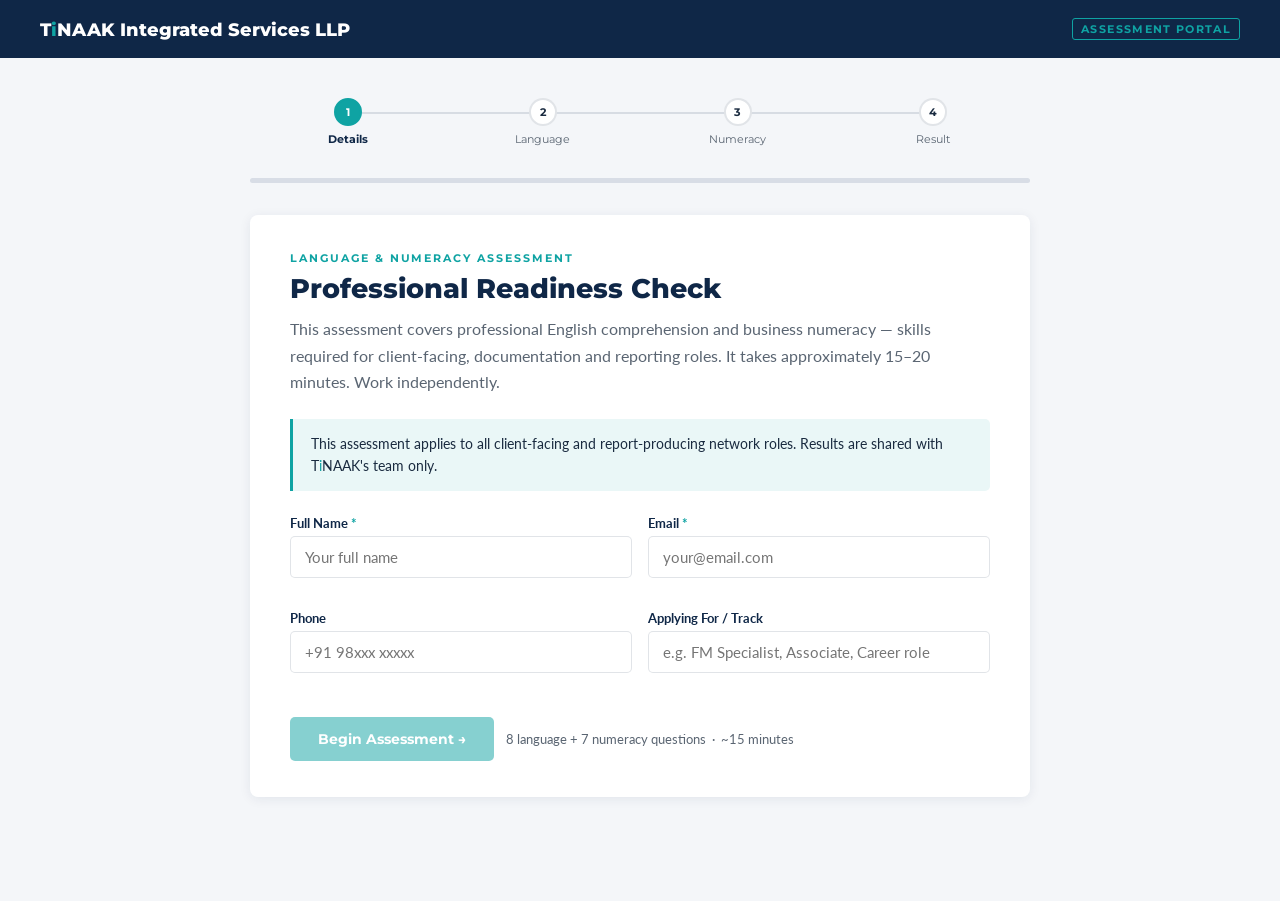
<file: assess/language-numeracy.html>
<!DOCTYPE html>
<html lang="en">
<head>
<meta charset="UTF-8">
<meta name="viewport" content="width=device-width, initial-scale=1.0">
<title>Language &amp; Numeracy Assessment — TiNAAK</title>
<meta name="robots" content="noindex, nofollow">
<link rel="preconnect" href="https://fonts.googleapis.com">
<link href="https://fonts.googleapis.com/css2?family=Montserrat:wght@600;700;800&family=Lato:wght@400;700&display=swap" rel="stylesheet">
<style>
:root{--navy:#0F2747;--navy-mid:#163560;--teal:#0FA3A3;--teal-lt:#12BFBF;--steel:#5A6572;--ice:#F4F6F9;--white:#fff;--text:#1A2B40;--border:rgba(15,39,71,.12)}
*{box-sizing:border-box;margin:0;padding:0}
body{font-family:"Lato",sans-serif;background:var(--ice);color:var(--text);min-height:100vh}
.site-header{background:var(--navy);padding:18px 40px;display:flex;align-items:center;gap:12px}
.wordmark{font-family:"Montserrat",sans-serif;font-size:1.1rem;font-weight:800;color:#fff}
.wordmark span{color:var(--teal)}
.badge{margin-left:auto;font-size:.7rem;font-family:"Montserrat",sans-serif;font-weight:700;letter-spacing:.12em;text-transform:uppercase;color:var(--teal);border:1px solid var(--teal);border-radius:3px;padding:3px 8px}
.container{max-width:820px;margin:0 auto;padding:40px 20px 80px}
.progress-wrap{background:#D8DDE6;border-radius:4px;height:5px;margin-bottom:32px}
.progress-bar{height:5px;background:var(--teal);border-radius:4px;transition:width .4s ease}
.card{background:#fff;border-radius:8px;box-shadow:0 2px 12px rgba(15,39,71,.08);padding:36px 40px;margin-bottom:24px}
@media(max-width:600px){.card{padding:24px 20px}}
.eyebrow{font-family:"Montserrat",sans-serif;font-size:.68rem;font-weight:700;letter-spacing:.18em;text-transform:uppercase;color:var(--teal);margin-bottom:8px}
h1{font-family:"Montserrat",sans-serif;font-size:1.7rem;font-weight:800;color:var(--navy);line-height:1.15;margin-bottom:12px}
.lead{font-size:1rem;color:var(--steel);line-height:1.65}
.notice{border-left:3px solid var(--teal);background:#EAF7F7;padding:14px 18px;border-radius:0 5px 5px 0;font-size:.88rem;line-height:1.55;color:var(--text);margin-bottom:24px}
.field-row{display:grid;grid-template-columns:1fr 1fr;gap:16px;margin-bottom:16px}
@media(max-width:540px){.field-row{grid-template-columns:1fr}}
.field{margin-bottom:16px}
label{display:block;font-size:.82rem;font-weight:700;color:var(--navy);margin-bottom:5px}
.req{color:var(--teal)}
input,select{width:100%;padding:11px 14px;border:1.5px solid var(--border);border-radius:5px;font-family:"Lato",sans-serif;font-size:.92rem;color:var(--text);background:#fff;transition:border-color .18s}
input:focus,select:focus{outline:none;border-color:var(--teal)}
.q-block{margin-bottom:28px;padding-bottom:28px;border-bottom:1px solid var(--border)}
.q-block:last-child{border-bottom:none;margin-bottom:0;padding-bottom:0}
.q-num{font-family:"Montserrat",sans-serif;font-size:.68rem;font-weight:700;letter-spacing:.1em;color:var(--teal);text-transform:uppercase;margin-bottom:6px}
.q-text{font-size:.97rem;font-weight:700;color:var(--navy);line-height:1.45;margin-bottom:14px}
.q-context{font-size:.88rem;color:var(--steel);font-style:italic;margin-bottom:12px;line-height:1.5;border-left:2px solid var(--border);padding-left:12px}
.options{display:flex;flex-direction:column;gap:8px}
.opt-label{display:flex;align-items:flex-start;gap:10px;cursor:pointer;padding:10px 14px;border:1.5px solid var(--border);border-radius:5px;transition:all .15s;font-size:.9rem;line-height:1.4;width:100%}
.opt-label:hover{border-color:var(--teal);background:#EAF7F7}
.opt-label input[type=radio]{width:16px;height:16px;flex-shrink:0;margin-top:2px;accent-color:var(--teal);cursor:pointer}
.opt-label.selected{border-color:var(--teal);background:#EAF7F7}
.opt-key{font-weight:700;color:var(--teal);min-width:18px;flex-shrink:0}
.opt-text{flex:1;min-width:0}
.section-head{background:var(--navy);color:#fff;padding:14px 20px;border-radius:6px;font-family:"Montserrat",sans-serif;font-size:.88rem;font-weight:700;margin-bottom:20px;display:flex;align-items:center;gap:10px}
.s-num{background:var(--teal);color:var(--navy);border-radius:50%;width:22px;height:22px;display:flex;align-items:center;justify-content:center;font-size:.7rem;font-weight:800;flex-shrink:0}
.timer-bar{display:flex;align-items:center;gap:12px;background:var(--navy);color:#fff;padding:12px 20px;border-radius:6px;margin-bottom:24px;font-family:"Montserrat",sans-serif;font-size:.82rem;font-weight:700}
.t-label{color:rgba(255,255,255,.6);font-weight:400}
.t-val{color:var(--teal-lt);font-size:1.05rem;min-width:52px}
.btn{display:inline-flex;align-items:center;gap:8px;padding:13px 28px;border-radius:5px;font-family:"Montserrat",sans-serif;font-size:.88rem;font-weight:700;cursor:pointer;border:none;transition:all .18s}
.btn-primary{background:var(--teal);color:#fff}
.btn-primary:hover{background:var(--teal-lt)}
.btn:disabled{opacity:.5;cursor:not-allowed}
.btn-loading{position:relative;color:transparent!important}
.btn-loading::after{content:"";position:absolute;inset:0;margin:auto;width:16px;height:16px;border:2px solid rgba(255,255,255,.3);border-top-color:#fff;border-radius:50%;animation:spin .7s linear infinite}
@keyframes spin{to{transform:rotate(360deg)}}
.btn-row{display:flex;gap:12px;align-items:center;flex-wrap:wrap;margin-top:28px}
.steps{display:flex;gap:0;margin-bottom:32px}
.step{flex:1;text-align:center;position:relative}
.step::before{content:"";position:absolute;top:14px;left:-50%;width:100%;height:2px;background:var(--border);z-index:0}
.step:first-child::before{display:none}
.step-dot{width:28px;height:28px;border-radius:50%;border:2px solid var(--border);background:#fff;display:flex;align-items:center;justify-content:center;margin:0 auto 6px;font-family:"Montserrat",sans-serif;font-size:.7rem;font-weight:700;position:relative;z-index:1}
.step.active .step-dot{border-color:var(--teal);background:var(--teal);color:#fff}
.step.done .step-dot{border-color:var(--teal);background:var(--teal);color:#fff}
.step-label{font-size:.7rem;color:var(--steel);font-family:"Montserrat",sans-serif}
.step.active .step-label{color:var(--navy);font-weight:700}
.page{display:none}.page.active{display:block}
.result-grid{display:grid;grid-template-columns:1fr 1fr 1fr;gap:16px;margin-top:24px}
@media(max-width:500px){.result-grid{grid-template-columns:1fr}}
.result-box{border-radius:8px;padding:20px 18px;text-align:center}
.result-box.good{background:#EAF7F7;border:2px solid var(--teal)}
.result-box.ok{background:#FFF8E7;border:2px solid #E8A020}
.result-box.low{background:#FFF0F0;border:2px solid #E05050}
.result-box .rb-label{font-family:"Montserrat",sans-serif;font-size:.72rem;font-weight:700;letter-spacing:.1em;text-transform:uppercase;margin-bottom:8px}
.result-box.good .rb-label{color:var(--teal)}
.result-box.ok .rb-label{color:#B87800}
.result-box.low .rb-label{color:#C03030}
.result-box .rb-score{font-family:"Montserrat",sans-serif;font-size:2rem;font-weight:800}
.result-box.good .rb-score{color:var(--teal)}
.result-box.ok .rb-score{color:#B87800}
.result-box.low .rb-score{color:#C03030}
.result-box .rb-desc{font-size:.8rem;color:var(--steel);margin-top:4px}
</style>
</head>
<body>
<header class="site-header">
  <div class="wordmark">T<span>i</span>NAAK Integrated Services LLP</div>
  <div class="badge">Assessment Portal</div>
</header>
<div class="container">
  <div class="steps">
    <div class="step active" id="step1"><div class="step-dot">1</div><div class="step-label">Details</div></div>
    <div class="step" id="step2"><div class="step-dot">2</div><div class="step-label">Language</div></div>
    <div class="step" id="step3"><div class="step-dot">3</div><div class="step-label">Numeracy</div></div>
    <div class="step" id="step4"><div class="step-dot">4</div><div class="step-label">Result</div></div>
  </div>
  <div class="progress-wrap"><div class="progress-bar" id="progressBar" style="width:0%"></div></div>

  <!-- PAGE 1: Details -->
  <div class="page active" id="page1">
    <div class="card">
      <div class="eyebrow">Language &amp; Numeracy Assessment</div>
      <h1>Professional Readiness Check</h1>
      <p class="lead" style="margin-bottom:24px">This assessment covers professional English comprehension and business numeracy — skills required for client-facing, documentation and reporting roles. It takes approximately 15–20 minutes. Work independently.</p>
      <div class="notice">This assessment applies to all client-facing and report-producing network roles. Results are shared with T<span style="color:var(--teal)">i</span>NAAK's team only.</div>
      <div class="field-row">
        <div class="field"><label>Full Name <span class="req">*</span></label><input type="text" id="name" placeholder="Your full name" autocomplete="name"></div>
        <div class="field"><label>Email <span class="req">*</span></label><input type="email" id="email" placeholder="your@email.com" autocomplete="email"></div>
      </div>
      <div class="field-row">
        <div class="field"><label>Phone</label><input type="tel" id="phone" placeholder="+91 98xxx xxxxx"></div>
        <div class="field"><label>Applying For / Track</label><input type="text" id="applyingFor" placeholder="e.g. FM Specialist, Associate, Career role"></div>
      </div>
      <div class="btn-row">
        <button class="btn btn-primary" id="startBtn" type="button">Begin Assessment &#x2192;</button>
        <span style="font-size:.82rem;color:var(--steel)">8 language + 7 numeracy questions &nbsp;&middot;&nbsp; ~15 minutes</span>
      </div>
    </div>
  </div>

  <!-- PAGE 2: Language -->
  <div class="page" id="page2">
    <div class="timer-bar">
      <span class="t-label">Elapsed:</span>
      <span class="t-val" id="timerDisplay">00:00</span>
      <span style="margin-left:auto;font-size:.75rem;color:rgba(255,255,255,.6)">Part 1 of 2 — Language</span>
    </div>
    <div class="card">
      <div class="section-head"><div class="s-num">A</div>Professional English Comprehension</div>
      <p class="lead" style="margin-bottom:24px">Read each question carefully. Select the best answer.</p>
      <div id="langContainer"></div>
      <div class="btn-row">
        <button class="btn btn-primary" id="nextBtn2" type="button">Continue to Numeracy &#x2192;</button>
        <span id="langNote" style="font-size:.82rem;color:#C03030;display:none"></span>
      </div>
    </div>
  </div>

  <!-- PAGE 3: Numeracy -->
  <div class="page" id="page3">
    <div class="timer-bar">
      <span class="t-label">Elapsed:</span>
      <span class="t-val" id="timerDisplay2">00:00</span>
      <span style="margin-left:auto;font-size:.75rem;color:rgba(255,255,255,.6)">Part 2 of 2 — Numeracy</span>
    </div>
    <div class="card">
      <div class="section-head"><div class="s-num">B</div>Business Numeracy</div>
      <p class="lead" style="margin-bottom:24px">No calculator. Work the answers mentally or on paper. Select the correct answer.</p>
      <div id="numContainer"></div>
      <div class="btn-row">
        <button class="btn btn-primary" id="submitBtn" type="button">Submit Assessment &#x2192;</button>
        <span id="numNote" style="font-size:.82rem;color:#C03030;display:none"></span>
      </div>
    </div>
  </div>

  <!-- PAGE 4: Result -->
  <div class="page" id="page4">
    <div class="card">
      <div class="eyebrow">Assessment Complete</div>
      <h1>Your Result</h1>
      <div class="result-grid" id="resultGrid"></div>
      <p style="margin-top:24px;font-size:.9rem;color:var(--steel);line-height:1.65">Your result has been sent to T<span style="color:var(--teal)">i</span>NAAK at <strong>network@tinaak.com</strong>. We will be in touch within 5 working days. Questions: <a href="mailto:network@tinaak.com" style="color:var(--teal)">network@tinaak.com</a></p>
    </div>
  </div>
</div>

<script>
const WORKER = "https://tinaak-forms-worker.judge-raman.workers.dev";

/* ── Pre-fill from URL params or localStorage session ── */
(function() {
  try {
    const urlP = new URLSearchParams(window.location.search);
    const sess = JSON.parse(localStorage.getItem("tinaak_assess") || "{}");
    const nameEl  = document.getElementById("name");
    const emailEl = document.getElementById("email");
    const applyEl = document.getElementById("applyingFor");
    if (nameEl)  nameEl.value  = urlP.get("name")  || sess.name  || "";
    if (emailEl) emailEl.value = urlP.get("email") || sess.email || "";
    if (applyEl && (urlP.get("role") || sess.role))
      applyEl.value = urlP.get("role") || sess.role || "";
  } catch(e) {}
})();

function checkStartReady() {
  const ok = (document.getElementById("name")||{value:""}).value.trim().length > 0 &&
             (document.getElementById("email")||{value:""}).value.trim().length > 0;
  const btn = document.getElementById("startBtn");
  if (btn) btn.disabled = !ok;
}
setInterval(checkStartReady, 300);
document.addEventListener("DOMContentLoaded", checkStartReady);

const LANG_QS = [
  {id:1, text:'Choose the sentence that is written correctly:',
   opts:{a:'The facility manager, along with his team, are responsible for the maintenance.',b:'The facility manager, along with his team, is responsible for the maintenance.',c:'The facility manager along with his team are responsible for the maintenance.'}, correct:'b'},
  {id:2, text:'Which word best completes this sentence? "The vendor __________ to submit the compliance documents by Friday."',
   opts:{a:'agreed',b:'agreeing',c:'has agreed'}, correct:'c'},
  {id:3, text:'Read this extract: "The audit identified three non-conformities. Two were minor; one was a major finding that required immediate corrective action." What does the extract tell us about the major non-conformity?',
   opts:{a:'It required a corrective action to be taken immediately',b:'It was one of two minor non-conformities',c:'It was identified after the audit was completed'}, correct:'a'},
  {id:4, text:'Which of the following is the most professional way to begin an escalation email to a senior manager?',
   opts:{a:'"Hi, just wanted to let you know about a problem we are having..."',b:'"I am writing to bring to your attention a vendor performance issue that has persisted for three weeks despite formal notice."',c:'"There is a big problem and I think you should know about it ASAP."'}, correct:'b'},
  {id:5, text:'Choose the correctly punctuated sentence:',
   opts:{a:'The contract covers three services: housekeeping, security and maintenance.',b:'The contract covers three services; housekeeping, security and maintenance.',c:'The contract covers three services. Housekeeping security and maintenance.'}, correct:'a'},
  {id:6, text:'A document states: "All work shall be completed by the end of Q3, subject to client sign-off on the revised scope." What does "subject to" mean in this context?',
   opts:{a:'Provided that / conditional upon',b:'In spite of',c:'After completion of'}, correct:'a'},
  {id:7, text:'Which of the following is the correct plural of "memorandum"?',
   opts:{a:'memorandums',b:'memoranda',c:'Both are acceptable in professional usage'}, correct:'c'},
  {id:8, text:'Read: "The monthly inspection score has improved from 78% to 91% over the last quarter, reflecting the team\'s consistent effort and adherence to the revised SOP." What is the primary cause cited for the improvement?',
   opts:{a:'Hiring new staff',b:'Revising the inspection scoring method',c:'Consistent team effort and adherence to the revised SOP'}, correct:'c'},
];

const NUM_QS = [
  {id:1, text:'A housekeeping team of 12 staff works 6 days a week. How many total man-days does the team work in a 4-week month?',
   opts:{a:'288',b:'240',c:'288 man-days (12 × 6 × 4)'}, correct:'c'},
  {id:2, text:'A vendor invoice is ₹1,18,000 including 18% GST. What is the base amount before GST?',
   opts:{a:'₹1,00,000',b:'₹1,00,000 (₹1,18,000 ÷ 1.18)',c:'₹96,000'}, correct:'a'},
  {id:3, text:'Your monthly consumables budget is ₹45,000. In Month 1 you spent ₹38,200; in Month 2 you spent ₹47,800. What is your cumulative variance against budget at the end of Month 2?',
   opts:{a:'₹2,800 over budget',b:'₹4,000 under budget',c:'₹2,800 under budget (spent ₹86,000 vs ₹90,000 budget)'}, correct:'c'},
  {id:4, text:'A maintenance contract has a mobilisation fee of ₹25,000 and a monthly charge of ₹18,500 for 12 months. What is the total annual cost?',
   opts:{a:'₹2,22,000',b:'₹2,47,000',c:'₹2,47,000 (₹25,000 + 12 × ₹18,500)'}, correct:'c'},
  {id:5, text:'You need to order cleaning supplies. The supplier offers a 12% discount on orders over ₹20,000. Your order value before discount is ₹24,500. What do you pay?',
   opts:{a:'₹21,560',b:'₹21,560 (₹24,500 × 0.88)',c:'₹22,000'}, correct:'a'},
  {id:6, text:'A security guard costs ₹22,000 per month. The agency charges a 15% management fee on top. What is the total monthly cost for one guard?',
   opts:{a:'₹25,300',b:'₹25,300 (₹22,000 × 1.15)',c:'₹24,500'}, correct:'b'},
  {id:7, text:'An office uses 4 AC units that each consume 1.5 kW. They run for 8 hours a day for 22 working days in a month. At ₹8 per unit of electricity, what is the monthly electricity cost for these ACs?',
   opts:{a:'₹8,448',b:'₹10,560',c:'₹8,448 (4 × 1.5 × 8 × 22 × ₹8)'}, correct:'c'},
];

const langAnswers = {}, numAnswers = {};
let startTime = null, timerInt = null;

function fmt(s){return String(Math.floor(s/60)).padStart(2,'0')+':'+String(s%60).padStart(2,'0')}
function startTimer(dispId){
  startTime=Date.now();
  timerInt=setInterval(()=>{
    const el=document.getElementById(dispId);
    if(el) el.textContent=fmt(Math.floor((Date.now()-startTime)/1000));
  },1000);
}
function getElapsed(){return startTime?Math.round((Date.now()-startTime)/60000):0}

function setPage(n){
  document.querySelectorAll('.page').forEach(p=>p.classList.remove('active'));
  document.getElementById('page'+n).classList.add('active');
  [1,2,3,4].forEach(i=>{const el=document.getElementById('step'+i);if(!el)return;el.classList.toggle('active',i===n);el.classList.toggle('done',i<n);});
  document.getElementById('progressBar').style.width=(((n-1)/3)*100)+'%';
  window.scrollTo({top:0,behavior:'smooth'});
}

function buildQs(qs, containerId, answers, prefix){
  const c=document.getElementById(containerId); c.innerHTML='';
  qs.forEach(q=>{
    const div=document.createElement('div'); div.className='q-block';
    div.innerHTML=`<div class="q-num">${prefix} Question ${q.id} of ${qs.length}</div>
    <div class="q-text">${q.text}</div>
    <div class="options">${Object.entries(q.opts).map(([k,v])=>`
      <label class="opt-label" data-val="${k}">
        <input type="radio" name="${prefix}q${q.id}" value="${k}">
        <span class="opt-key">${k.toUpperCase()}</span>
        <span class="opt-text">${v}</span>
      </label>`).join('')}</div>`;
    div.querySelectorAll('input').forEach(inp=>inp.addEventListener('change',()=>{
      answers[q.id]=inp.value;
      div.querySelectorAll('.opt-label').forEach(l=>l.classList.remove('selected'));
      inp.closest('.opt-label').classList.add('selected');
    }));
    c.appendChild(div);
  });
}

document.getElementById('startBtn').addEventListener('click',()=>{
  if(!document.getElementById('name').value.trim()||!document.getElementById('email').value.trim()){alert('Please enter your name and email.');return;}
  buildQs(LANG_QS,'langContainer',langAnswers,'A');
  startTimer('timerDisplay');
  setPage(2);
});

document.getElementById('nextBtn2').addEventListener('click',()=>{
  const missing=LANG_QS.filter(q=>!langAnswers[q.id]);
  const note=document.getElementById('langNote');
  if(missing.length){note.style.display='inline';note.textContent='Please answer all '+LANG_QS.length+' language questions.';return;}
  note.style.display='none';
  buildQs(NUM_QS,'numContainer',numAnswers,'B');
  document.getElementById('timerDisplay2').textContent=document.getElementById('timerDisplay').textContent;
  setPage(3);
});

document.getElementById('submitBtn').addEventListener('click',async()=>{
  const missing=NUM_QS.filter(q=>!numAnswers[q.id]);
  const note=document.getElementById('numNote');
  if(missing.length){note.style.display='inline';note.textContent='Please answer all '+NUM_QS.length+' numeracy questions.';return;}
  note.style.display='none';
  clearInterval(timerInt);

  const btn=document.getElementById('submitBtn');btn.disabled=true;btn.classList.add('btn-loading');btn.textContent='Submitting...';

  const payload={
    name:document.getElementById('name').value.trim(),
    email:document.getElementById('email').value.trim(),
    phone:document.getElementById('phone').value.trim(),
    applyingFor:document.getElementById('applyingFor').value.trim(),
    langAnswers, numAnswers,
    timeTaken:getElapsed(),
  };

  try{
    const res=await fetch(WORKER+'/assess/language',{method:'POST',headers:{'Content-Type':'application/json'},body:JSON.stringify(payload)});
    const data=await res.json();
    showResult(data.result);
    setPage(4);
  }catch{
    btn.classList.remove('btn-loading');btn.disabled=false;btn.textContent='Submit Assessment &#x2192;';
    alert('Submission error. Please email network@tinaak.com.');
  }
});

function scoreClass(pct){return pct>=75?'good':pct>=55?'ok':'low'}
function showResult(result){
  const grid=document.getElementById('resultGrid');
  if(!result){grid.innerHTML='<div class="result-box good"><div class="rb-label">Submitted</div><div class="rb-score">&#x2713;</div><div class="rb-desc">Result sent to T<span style="color:var(--teal)">i</span>NAAK</div></div>';return;}
  const {lang,num,combined}=result;
  grid.innerHTML=[
    {label:'Language',score:`${lang.correct} / ${lang.total}`,pct:lang.pct,desc:`${lang.pct}% correct`},
    {label:'Numeracy',score:`${num.correct} / ${num.total}`,pct:num.pct,desc:`${num.pct}% correct`},
    {label:'Combined',score:`${combined.correct} / ${combined.total}`,pct:combined.pct,desc:`${combined.pct}% overall`},
  ].map(b=>`<div class="result-box ${scoreClass(b.pct)}">
    <div class="rb-label">${b.label}</div>
    <div class="rb-score">${b.score}</div>
    <div class="rb-desc">${b.desc}</div>
  </div>`).join('');
}
</script>
</body>
</html>
</file>
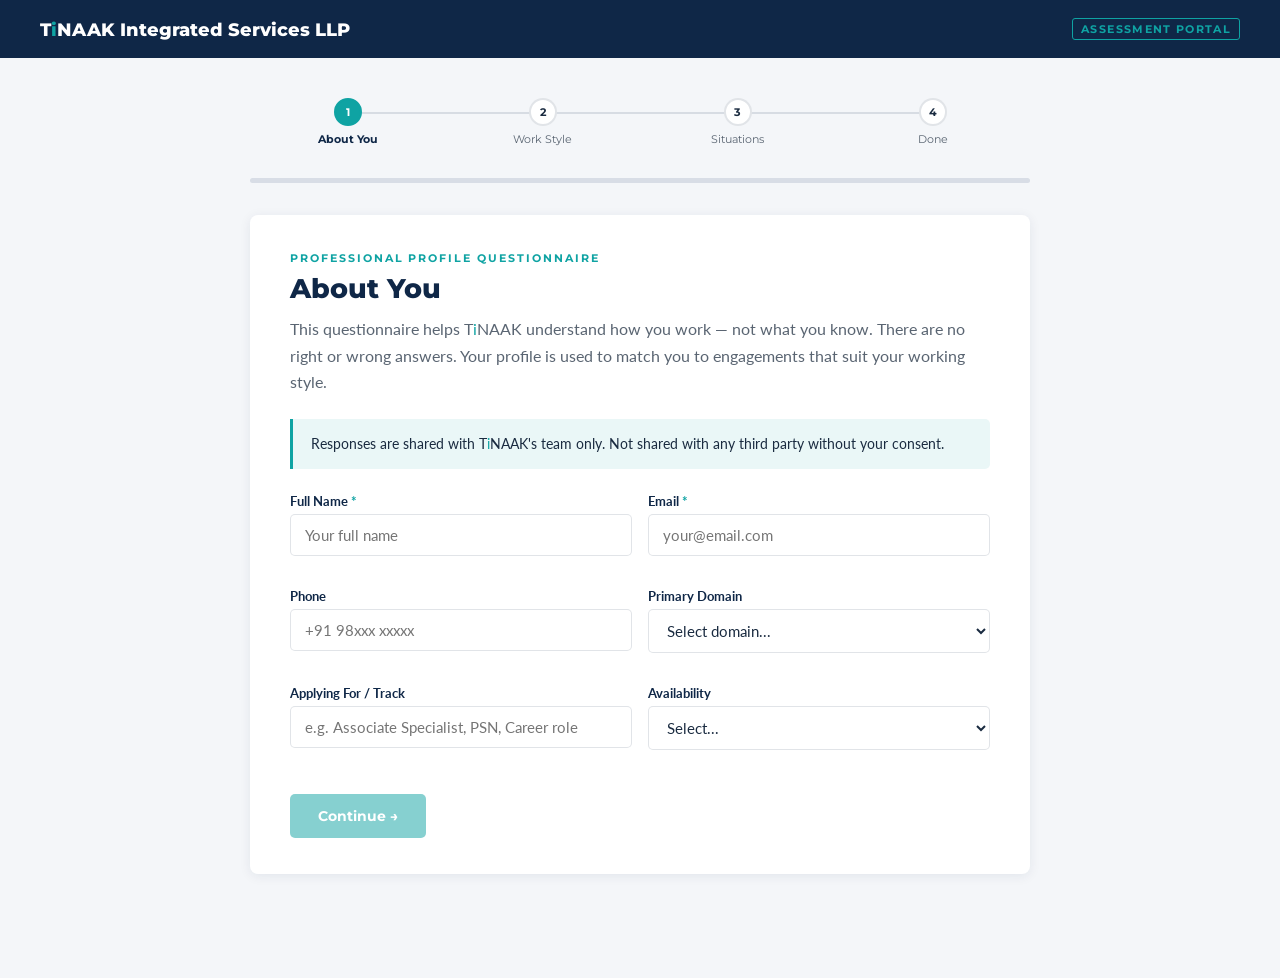
<file: assess/profile.html>
<!DOCTYPE html>
<html lang="en">
<head>
<meta charset="UTF-8">
<meta name="viewport" content="width=device-width, initial-scale=1.0">
<title>Professional Profile Questionnaire — TiNAAK</title>
<meta name="robots" content="noindex, nofollow">
<link rel="preconnect" href="https://fonts.googleapis.com">
<link href="https://fonts.googleapis.com/css2?family=Montserrat:wght@600;700;800&family=Lato:wght@400;700&display=swap" rel="stylesheet">
<style>
:root{--navy:#0F2747;--navy-mid:#163560;--teal:#0FA3A3;--teal-lt:#12BFBF;--steel:#5A6572;--ice:#F4F6F9;--white:#fff;--text:#1A2B40;--border:rgba(15,39,71,.12)}
*{box-sizing:border-box;margin:0;padding:0}
body{font-family:"Lato",sans-serif;background:var(--ice);color:var(--text);min-height:100vh}
.site-header{background:var(--navy);padding:18px 40px;display:flex;align-items:center;gap:12px}
.site-header .wordmark{font-family:"Montserrat",sans-serif;font-size:1.1rem;font-weight:800;color:#fff}
.site-header .wordmark span{color:var(--teal)}
.site-header .badge{margin-left:auto;font-size:.7rem;font-family:"Montserrat",sans-serif;font-weight:700;letter-spacing:.12em;text-transform:uppercase;color:var(--teal);border:1px solid var(--teal);border-radius:3px;padding:3px 8px}
.container{max-width:820px;margin:0 auto;padding:40px 20px 80px}
.progress-wrap{background:#D8DDE6;border-radius:4px;height:5px;margin-bottom:32px}
.progress-bar{height:5px;background:var(--teal);border-radius:4px;transition:width .4s ease}
.card{background:#fff;border-radius:8px;box-shadow:0 2px 12px rgba(15,39,71,.08);padding:36px 40px;margin-bottom:24px}
@media(max-width:600px){.card{padding:24px 20px}}
.eyebrow{font-family:"Montserrat",sans-serif;font-size:.68rem;font-weight:700;letter-spacing:.18em;text-transform:uppercase;color:var(--teal);margin-bottom:8px}
h1{font-family:"Montserrat",sans-serif;font-size:1.7rem;font-weight:800;color:var(--navy);line-height:1.15;margin-bottom:12px}
.lead{font-size:1rem;color:var(--steel);line-height:1.65}
.notice{border-left:3px solid var(--teal);background:#EAF7F7;padding:14px 18px;border-radius:0 5px 5px 0;font-size:.88rem;line-height:1.55;color:var(--text);margin-bottom:24px}
.field-row{display:grid;grid-template-columns:1fr 1fr;gap:16px;margin-bottom:16px}
@media(max-width:540px){.field-row{grid-template-columns:1fr}}
.field{margin-bottom:16px}
label{display:block;font-size:.82rem;font-weight:700;color:var(--navy);margin-bottom:5px}
label .req{color:var(--teal)}
input,select{width:100%;padding:11px 14px;border:1.5px solid var(--border);border-radius:5px;font-family:"Lato",sans-serif;font-size:.92rem;color:var(--text);background:#fff;transition:border-color .18s}
input:focus,select:focus{outline:none;border-color:var(--teal)}
.scale-q{margin-bottom:30px;padding-bottom:30px;border-bottom:1px solid var(--border)}
.scale-q:last-child{border-bottom:none;margin-bottom:0;padding-bottom:0}
.scale-stmt{font-size:.97rem;font-weight:700;color:var(--navy);margin-bottom:5px;line-height:1.4}
.scale-vs{font-size:.8rem;color:var(--steel);margin-bottom:12px}
.scale-row{display:flex;gap:8px;align-items:center}
.scale-anchor{font-size:.72rem;color:var(--steel);flex:0 0 85px;line-height:1.3}
.scale-anchor.right{text-align:right}
.scale-options{display:flex;gap:6px;flex:1}
.scale-opt{flex:1}
.scale-opt input[type=radio]{display:none}
.scale-opt label{display:flex;align-items:center;justify-content:center;height:38px;border:1.5px solid var(--border);border-radius:5px;cursor:pointer;font-family:"Montserrat",sans-serif;font-weight:700;font-size:.82rem;color:var(--steel);transition:all .15s;margin:0}
.scale-opt input:checked + label{background:var(--teal);border-color:var(--teal);color:#fff}
.scale-opt label:hover{border-color:var(--teal)}
.mcq-q{margin-bottom:28px;padding-bottom:28px;border-bottom:1px solid var(--border)}
.mcq-q:last-child{border-bottom:none;margin-bottom:0;padding-bottom:0}
.mcq-text{font-size:.97rem;font-weight:700;color:var(--navy);line-height:1.45;margin-bottom:14px}
.mcq-opts{display:flex;flex-direction:column;gap:8px}
.mcq-opt{display:flex;align-items:flex-start;gap:10px;cursor:pointer;padding:10px 14px;border:1.5px solid var(--border);border-radius:5px;transition:all .15s;font-size:.9rem;line-height:1.4;width:100%}
.mcq-opt:hover{border-color:var(--teal);background:#EAF7F7}
.mcq-opt input[type=radio]{width:16px;height:16px;flex-shrink:0;margin-top:2px;accent-color:var(--teal);cursor:pointer}
.mcq-opt.selected{border-color:var(--teal);background:#EAF7F7}
.section-head{background:var(--navy);color:#fff;padding:14px 20px;border-radius:6px;font-family:"Montserrat",sans-serif;font-size:.88rem;font-weight:700;margin-bottom:20px;display:flex;align-items:center;gap:10px}
.s-num{background:var(--teal);color:var(--navy);border-radius:50%;width:22px;height:22px;display:flex;align-items:center;justify-content:center;font-size:.7rem;font-weight:800;flex-shrink:0}
.btn{display:inline-flex;align-items:center;gap:8px;padding:13px 28px;border-radius:5px;font-family:"Montserrat",sans-serif;font-size:.88rem;font-weight:700;cursor:pointer;border:none;transition:all .18s}
.btn-primary{background:var(--teal);color:#fff}
.btn-primary:hover{background:var(--teal-lt)}
.btn:disabled{opacity:.5;cursor:not-allowed}
.btn-loading{position:relative;color:transparent!important}
.btn-loading::after{content:"";position:absolute;inset:0;margin:auto;width:16px;height:16px;border:2px solid rgba(255,255,255,.3);border-top-color:#fff;border-radius:50%;animation:spin .7s linear infinite}
@keyframes spin{to{transform:rotate(360deg)}}
.btn-row{display:flex;gap:12px;align-items:center;flex-wrap:wrap;margin-top:28px}
.steps{display:flex;gap:0;margin-bottom:32px}
.step{flex:1;text-align:center;position:relative}
.step::before{content:"";position:absolute;top:14px;left:-50%;width:100%;height:2px;background:var(--border);z-index:0}
.step:first-child::before{display:none}
.step-dot{width:28px;height:28px;border-radius:50%;border:2px solid var(--border);background:#fff;display:flex;align-items:center;justify-content:center;margin:0 auto 6px;font-family:"Montserrat",sans-serif;font-size:.7rem;font-weight:700;position:relative;z-index:1;transition:all .2s}
.step.active .step-dot{border-color:var(--teal);background:var(--teal);color:#fff}
.step.done .step-dot{border-color:var(--teal);background:var(--teal);color:#fff}
.step-label{font-size:.7rem;color:var(--steel);font-family:"Montserrat",sans-serif}
.step.active .step-label{color:var(--navy);font-weight:700}
.page{display:none}.page.active{display:block}
.confirm-panel{background:#EAF7F7;border:2px solid var(--teal);border-radius:8px;padding:32px 36px;text-align:center}
.confirm-panel h2{font-family:"Montserrat",sans-serif;font-size:1.4rem;font-weight:800;color:var(--navy);margin-bottom:10px}
.confirm-panel p{font-size:.95rem;color:var(--steel);line-height:1.65}
</style>
</head>
<body>
<header class="site-header">
  <div class="wordmark">T<span>i</span>NAAK Integrated Services LLP</div>
  <div class="badge">Assessment Portal</div>
</header>
<div class="container">
  <div class="steps">
    <div class="step active" id="step1"><div class="step-dot">1</div><div class="step-label">About You</div></div>
    <div class="step" id="step2"><div class="step-dot">2</div><div class="step-label">Work Style</div></div>
    <div class="step" id="step3"><div class="step-dot">3</div><div class="step-label">Situations</div></div>
    <div class="step" id="step4"><div class="step-dot">4</div><div class="step-label">Done</div></div>
  </div>
  <div class="progress-wrap"><div class="progress-bar" id="progressBar" style="width:0%"></div></div>

  <!-- PAGE 1 -->
  <div class="page active" id="page1">
    <div class="card">
      <div class="eyebrow">Professional Profile Questionnaire</div>
      <h1>About You</h1>
      <p class="lead" style="margin-bottom:24px">This questionnaire helps T<span style="color:var(--teal)">i</span>NAAK understand how you work — not what you know. There are no right or wrong answers. Your profile is used to match you to engagements that suit your working style.</p>
      <div class="notice">Responses are shared with T<span style="color:var(--teal)">i</span>NAAK's team only. Not shared with any third party without your consent.</div>
      <div class="field-row">
        <div class="field"><label>Full Name <span class="req">*</span></label><input type="text" id="name" placeholder="Your full name" autocomplete="name"></div>
        <div class="field"><label>Email <span class="req">*</span></label><input type="email" id="email" placeholder="your@email.com" autocomplete="email"></div>
      </div>
      <div class="field-row">
        <div class="field"><label>Phone</label><input type="tel" id="phone" placeholder="+91 98xxx xxxxx"></div>
        <div class="field"><label>Primary Domain</label>
          <select id="domain">
            <option value="">Select domain...</option>
            <option>Facility Management</option>
            <option>Human Resources &amp; Payroll</option>
            <option>Administration</option>
            <option>Corporate Fit-Outs &amp; Projects</option>
            <option>Finance &amp; Accounts</option>
            <option>Operations</option>
            <option>Other</option>
          </select>
        </div>
      </div>
      <div class="field-row">
        <div class="field"><label>Applying For / Track</label><input type="text" id="applyingFor" placeholder="e.g. Associate Specialist, PSN, Career role"></div>
        <div class="field"><label>Availability</label>
          <select id="availability">
            <option value="">Select...</option>
            <option>Immediately available</option>
            <option>Available within 2 weeks</option>
            <option>Available within 30 days</option>
            <option>Available within 60 days</option>
            <option>Project-based / part-time only</option>
            <option>Currently employed — open to opportunities</option>
          </select>
        </div>
      </div>
      <div class="btn-row">
        <button class="btn btn-primary" id="nextBtn1" type="button">Continue &#x2192;</button>
      </div>
    </div>
  </div>

  <!-- PAGE 2: Scales -->
  <div class="page" id="page2">
    <div class="card">
      <div class="section-head"><div class="s-num">A</div>Working Style — Where do you naturally sit?</div>
      <p class="lead" style="margin-bottom:28px">Rate yourself 1–5 between each pair. 1 = strongly left, 5 = strongly right. Neither end is better.</p>
      <div id="scalesContainer"></div>
      <div class="btn-row">
        <button class="btn btn-primary" id="nextBtn2" type="button">Continue &#x2192;</button>
      </div>
    </div>
  </div>

  <!-- PAGE 3: Situations -->
  <div class="page" id="page3">
    <div class="card">
      <div class="section-head"><div class="s-num">B</div>How Would You Respond?</div>
      <p class="lead" style="margin-bottom:28px">Select the response that most closely reflects how you would actually behave. No correct answers — these reveal your instincts and priorities.</p>
      <div id="situationsContainer"></div>
      <div class="btn-row">
        <button class="btn btn-primary" id="submitBtn" type="button">Submit Profile &#x2192;</button>
        <span id="sitNote" style="font-size:.82rem;color:#C03030;display:none"></span>
      </div>
    </div>
  </div>

  <!-- PAGE 4: Confirmation -->
  <div class="page" id="page4">
    <div class="card">
      <div class="confirm-panel">
        <div style="font-size:2.5rem;margin-bottom:12px">&#x2713;</div>
        <h2>Profile Submitted</h2>
        <p>Thank you &#x2014; your professional profile has been received. T<span style="color:var(--teal)">i</span>NAAK will be in touch within 5 working days.</p>
        <p style="margin-top:12px">Questions? <a href="mailto:network@tinaak.com" style="color:var(--teal)">network@tinaak.com</a></p>
        <p style="margin-top:12px"><a href="index.html" style="color:var(--teal);font-family:Montserrat,sans-serif;font-weight:700;font-size:.88rem">&#x2190; Return to Assessment Centre</a></p>
      </div>
    </div>
  </div>
</div>

<script>
const WORKER = "https://tinaak-forms-worker.judge-raman.workers.dev";

/* ── Pre-fill from URL params or localStorage session ── */
(function() {
  try {
    const urlP = new URLSearchParams(window.location.search);
    const sess = JSON.parse(localStorage.getItem("tinaak_assess") || "{}");

    const nameEl   = document.getElementById("name");
    const emailEl  = document.getElementById("email");
    const phoneEl  = document.getElementById("phone");
    const domainEl = document.getElementById("domain");
    const applyEl  = document.getElementById("applyingFor");
    const availEl  = document.getElementById("availability");

    if (nameEl)  nameEl.value  = urlP.get("name")  || sess.name  || "";
    if (emailEl) emailEl.value = urlP.get("email") || sess.email || "";
    if (phoneEl && (urlP.get("phone") || sess.phone))
      phoneEl.value = urlP.get("phone") || sess.phone || "";
    if (applyEl && (urlP.get("role") || sess.role))
      applyEl.value = urlP.get("role") || sess.role || "";
  } catch(e) { /* silently ignore storage errors */ }
})();

function checkStartReady() {
  const nameEl  = document.getElementById("name");
  const emailEl = document.getElementById("email");
  const btn     = document.getElementById("nextBtn1");
  if (!nameEl || !emailEl || !btn) return;
  btn.disabled = !(nameEl.value.trim().length > 0 && emailEl.value.trim().length > 0);
}
setInterval(checkStartReady, 300);
document.addEventListener("DOMContentLoaded", checkStartReady);
const SCALES = [
  {id:"s1",left:"Work independently with minimal direction",right:"Clear direction and defined responsibilities",lbl:"Independent",rlbl:"Directed"},
  {id:"s2",left:"Decide quickly and adjust as information comes in",right:"Gather full information before deciding",lbl:"Fast/Adaptive",rlbl:"Thorough"},
  {id:"s3",left:"Focus on process — doing things the right way",right:"Focus on outcome — finding the fastest route",lbl:"Process-first",rlbl:"Result-first"},
  {id:"s4",left:"Work alone and deliver the finished product",right:"Collaborate closely with a team throughout",lbl:"Solo",rlbl:"Collaborative"},
  {id:"s5",left:"Energised by variety and switching between tasks",right:"Energised by going deep on one specialisation",lbl:"Generalist",rlbl:"Specialist"},
  {id:"s6",left:"Raise concerns directly with seniors even when uncomfortable",right:"Escalate through proper channels and follow hierarchy",lbl:"Direct",rlbl:"Structured"},
  {id:"s7",left:"Prefer structured environments with clear policies",right:"Thrive in ambiguous, fast-moving environments",lbl:"Structured",rlbl:"Ambiguous"},
  {id:"s8",left:"Take full personal ownership of outcomes",right:"Believe accountability should be shared clearly",lbl:"Personal ownership",rlbl:"Shared accountability"},
];
const SITUATIONS = [
  {id:"t1",text:"A client asks you directly to do something outside your agreed scope and it would require significant additional time. You:",
   opts:["Do it without question to keep the client happy","Politely clarify the scope boundary, flag it to TiNAAK, and ask whether it should be formalised as a scope change","Refuse without explanation","Do it once and agree verbally to adjust future scope"]},
  {id:"t2",text:"You discover a process you have been using for weeks is incorrect and has produced errors in earlier deliverables. You:",
   opts:["Continue to avoid drawing attention to earlier errors","Immediately flag the issue, document the errors found, propose a correction plan and implement the fix going forward","Fix only the most recent error and monitor going forward","Wait to see if anyone else notices before raising it"]},
  {id:"t3",text:"You are 80% through a task when you realise the deadline cannot be met without compromising quality. You:",
   opts:["Miss the deadline without saying anything and deliver the full quality version late","Rush the work to meet the deadline, accepting reduced quality","Proactively inform the stakeholder as soon as you identify the constraint, explain the trade-off and ask how to proceed","Ask a colleague to complete the remaining 20% without informing the supervisor"]},
  {id:"t4",text:"You are asked to handle a task in an area where your knowledge is limited. You:",
   opts:["Attempt the task without raising the gap to avoid appearing incompetent","Decline the task entirely","Disclose the knowledge gap to your supervisor, identify what is needed and propose either upskilling or bringing in support","Complete to the best of your ability without disclosing the limitation"]},
  {id:"t5",text:"A colleague on a shared assignment disagrees with your approach and the conversation becomes tense. You:",
   opts:["Defer entirely to their view to avoid conflict","Disengage and continue with your original approach","Focus on the objective not the disagreement, propose a way to test both approaches or seek a third perspective, and document the agreed approach","Escalate to the supervisor immediately without further discussion"]},
  {id:"t6",text:"You complete a piece of work that is good enough but could be significantly stronger with another 20% of effort. The deadline allows for this. You:",
   opts:["Submit as is — it meets the standard","Put in the additional effort to produce the stronger version","Submit and note the improvement opportunity in your delivery note","Ask the client whether they want the standard or improved version"]},
];
const scaleR={}, sitR={};
function setPage(n){
  document.querySelectorAll(".page").forEach(p=>p.classList.remove("active"));
  document.getElementById("page"+n).classList.add("active");
  [1,2,3,4].forEach(i=>{const el=document.getElementById("step"+i);if(!el)return;el.classList.toggle("active",i===n);el.classList.toggle("done",i<n);});
  document.getElementById("progressBar").style.width=(((n-1)/3)*100)+"%";
  window.scrollTo({top:0,behavior:"smooth"});
}
function buildScales(){
  const c=document.getElementById("scalesContainer");c.innerHTML="";
  SCALES.forEach(sc=>{
    const d=document.createElement("div");d.className="scale-q";
    d.innerHTML=`<div class="scale-stmt">${sc.left}</div><div class="scale-vs">&harr; vs &harr; ${sc.right}</div>
    <div class="scale-row">
      <div class="scale-anchor">${sc.lbl}</div>
      <div class="scale-options">${[1,2,3,4,5].map(n=>`<div class="scale-opt"><input type="radio" name="${sc.id}" id="${sc.id}_${n}" value="${n}"><label for="${sc.id}_${n}">${n}</label></div>`).join("")}</div>
      <div class="scale-anchor right">${sc.rlbl}</div>
    </div>`;
    d.querySelectorAll("input").forEach(i=>i.addEventListener("change",()=>{scaleR[sc.id]=i.value;}));
    c.appendChild(d);
  });
}
function buildSituations(){
  const c=document.getElementById("situationsContainer");c.innerHTML="";
  SITUATIONS.forEach((sit,idx)=>{
    const d=document.createElement("div");d.className="mcq-q";
    d.innerHTML=`<div class="mcq-text">${idx+1}. ${sit.text}</div><div class="mcq-opts">${sit.opts.map((o,oi)=>`<label class="mcq-opt" data-val="${String.fromCharCode(97+oi)}"><input type="radio" name="${sit.id}" value="${String.fromCharCode(97+oi)}"><span style="flex:1;min-width:0">${o}</span></label>`).join("")}</div>`;
    d.querySelectorAll("input").forEach(i=>i.addEventListener("change",()=>{
      sitR[sit.id]=i.value;
      d.querySelectorAll(".mcq-opt").forEach(l=>l.classList.remove("selected"));
      i.closest(".mcq-opt").classList.add("selected");
    }));
    c.appendChild(d);
  });
}
document.getElementById("nextBtn1").addEventListener("click",()=>{
  if(!document.getElementById("name").value.trim()||!document.getElementById("email").value.trim()){alert("Please enter your name and email.");return;}
  buildScales();setPage(2);
});
document.getElementById("nextBtn2").addEventListener("click",()=>{
  if(SCALES.some(sc=>!scaleR[sc.id])){alert("Please respond to all "+SCALES.length+" scale questions.");return;}
  buildSituations();setPage(3);
});
document.getElementById("submitBtn").addEventListener("click",async()=>{
  if(SITUATIONS.some(s=>!sitR[s.id])){const note=document.getElementById("sitNote");note.style.display="inline";note.textContent="Please answer all "+SITUATIONS.length+" situational questions.";return;}
  const btn=document.getElementById("submitBtn");btn.disabled=true;btn.classList.add("btn-loading");btn.textContent="Submitting...";
  const responses={...scaleR};SITUATIONS.forEach(s=>{responses["sit_"+s.id]=sitR[s.id];});
  const payload={name:document.getElementById("name").value.trim(),email:document.getElementById("email").value.trim(),phone:document.getElementById("phone").value.trim(),domain:document.getElementById("domain").value,applyingFor:document.getElementById("applyingFor").value.trim(),availability:document.getElementById("availability").value,responses};
  try{await fetch(WORKER+"/assess/profile",{method:"POST",headers:{"Content-Type":"application/json"},body:JSON.stringify(payload)});setPage(4);}
  catch{btn.classList.remove("btn-loading");btn.disabled=false;btn.textContent="Submit Profile &#x2192;";alert("Submission error. Email network@tinaak.com.");}
});
</script>
</body>
</html>
</file>
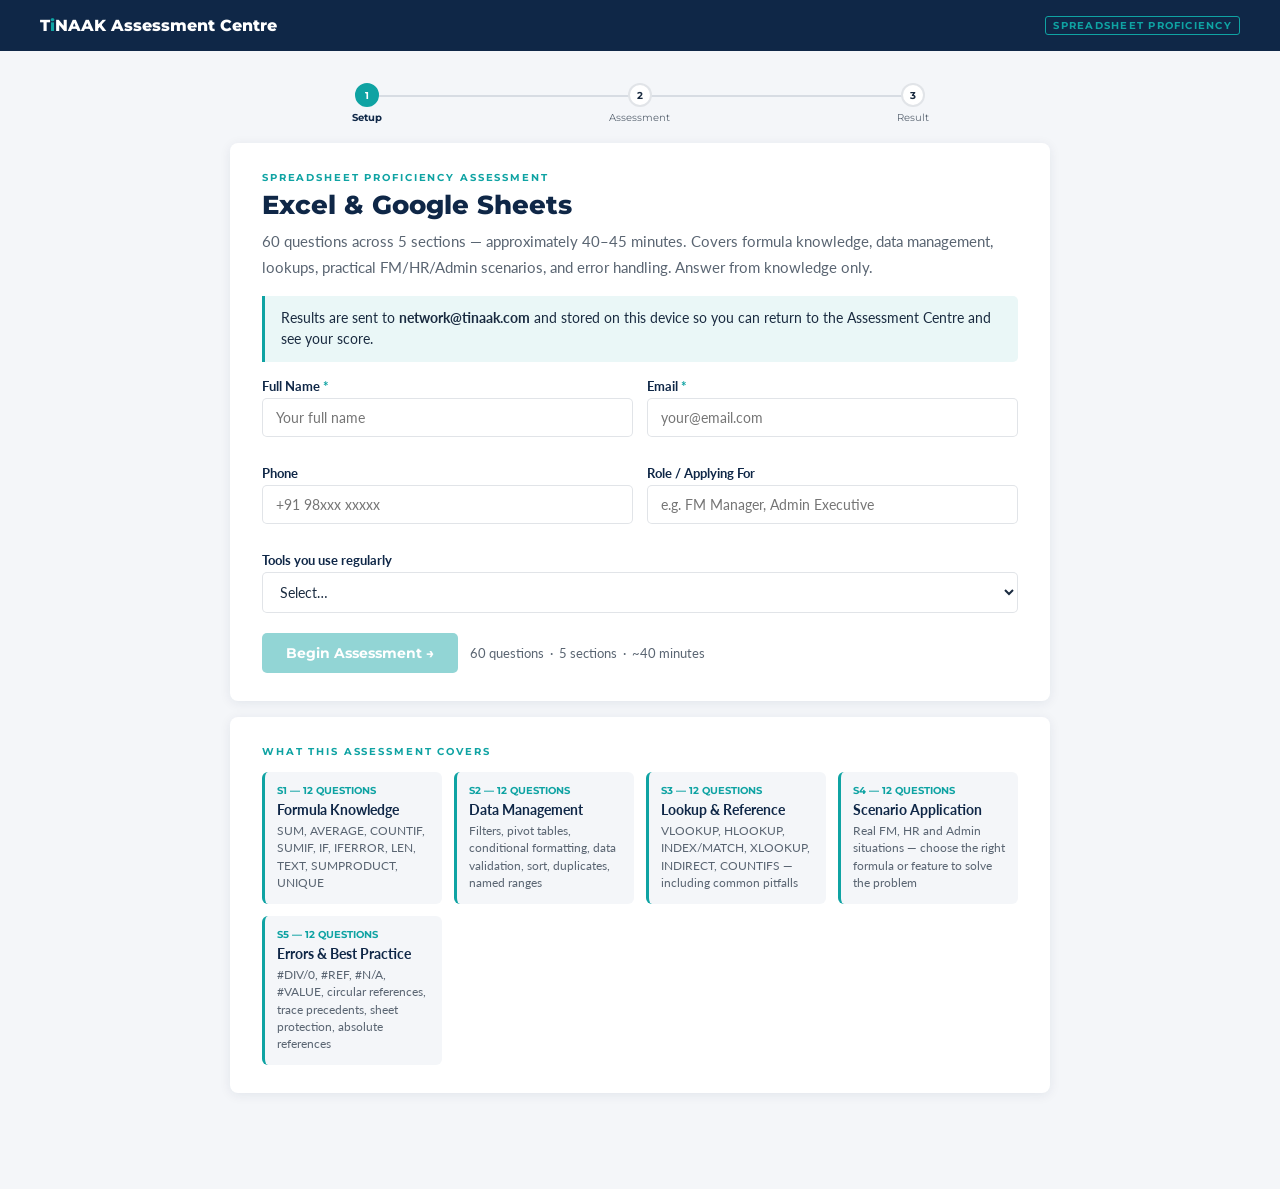
<file: assess/spreadsheet.html>
<!DOCTYPE html>
<html lang="en">
<head>
<meta charset="UTF-8">
<meta name="viewport" content="width=device-width, initial-scale=1.0">
<title>Spreadsheet Proficiency Assessment — TiNAAK</title>
<meta name="robots" content="noindex, nofollow">
<link rel="preconnect" href="https://fonts.googleapis.com">
<link href="https://fonts.googleapis.com/css2?family=Montserrat:wght@600;700;800&family=Lato:wght@400;700&display=swap" rel="stylesheet">
<script src="tinaak-questions.js"></script>
<style>
:root{--navy:#0F2747;--navy-mid:#163560;--navy-deep:#070F1C;--teal:#0FA3A3;--teal-lt:#12BFBF;--steel:#5A6572;--ice:#F4F6F9;--white:#fff;--text:#1A2B40;--border:rgba(15,39,71,.12)}
*{box-sizing:border-box;margin:0;padding:0}
body{font-family:"Lato",sans-serif;background:var(--ice);color:var(--text);min-height:100vh}
.site-header{background:var(--navy);padding:16px 40px;display:flex;align-items:center;gap:12px}
.wordmark{font-family:"Montserrat",sans-serif;font-size:1rem;font-weight:800;color:#fff}
.wordmark span{color:var(--teal)}
.badge{margin-left:auto;font-size:.65rem;font-family:"Montserrat",sans-serif;font-weight:700;letter-spacing:.12em;text-transform:uppercase;color:var(--teal);border:1px solid var(--teal);border-radius:3px;padding:2px 7px}
.container{max-width:860px;margin:0 auto;padding:32px 20px 80px}
.prog-header{background:var(--navy);border-radius:8px;padding:20px 24px;margin-bottom:20px}
.prog-top{display:flex;align-items:center;justify-content:space-between;margin-bottom:14px;flex-wrap:wrap;gap:8px}
.prog-title{font-family:"Montserrat",sans-serif;font-size:1rem;font-weight:800;color:#fff}
.prog-timer{font-family:"Montserrat",sans-serif;font-size:1.1rem;font-weight:700;color:var(--teal)}
.prog-bar-wrap{background:rgba(255,255,255,.12);border-radius:4px;height:6px}
.prog-bar{height:6px;background:var(--teal);border-radius:4px;transition:width .4s ease}
.prog-sections{display:grid;grid-template-columns:repeat(5,1fr);gap:6px;margin-top:14px}
@media(max-width:540px){.prog-sections{grid-template-columns:repeat(3,1fr)}}
.prog-sec{padding:8px 6px;border-radius:4px;text-align:center;border:1px solid rgba(255,255,255,.12)}
.prog-sec.current{border-color:var(--teal);background:rgba(15,163,163,.15)}
.prog-sec.done{border-color:var(--teal);background:rgba(15,163,163,.1)}
.prog-sec .ps-n{font-family:"Montserrat",sans-serif;font-size:.65rem;font-weight:700;color:var(--teal);text-transform:uppercase;letter-spacing:.05em}
.prog-sec .ps-lbl{font-size:.65rem;color:#8AAAC4;margin-top:2px;line-height:1.2}
.steps{display:flex;gap:0;margin-bottom:20px}
.step{flex:1;text-align:center;position:relative}
.step::before{content:"";position:absolute;top:12px;left:-50%;width:100%;height:2px;background:var(--border);z-index:0}
.step:first-child::before{display:none}
.step-dot{width:24px;height:24px;border-radius:50%;border:2px solid var(--border);background:#fff;display:flex;align-items:center;justify-content:center;margin:0 auto 4px;font-family:"Montserrat",sans-serif;font-size:.6rem;font-weight:700;position:relative;z-index:1;transition:all .2s}
.step.active .step-dot{border-color:var(--teal);background:var(--teal);color:#fff}
.step.done .step-dot{border-color:var(--teal);background:var(--teal);color:#fff}
.step-label{font-size:.62rem;color:var(--steel);font-family:"Montserrat",sans-serif}
.step.active .step-label{color:var(--navy);font-weight:700}
.card{background:#fff;border-radius:8px;box-shadow:0 2px 12px rgba(15,39,71,.08);padding:28px 32px;margin-bottom:16px}
@media(max-width:600px){.card{padding:20px 18px}}
.eyebrow{font-family:"Montserrat",sans-serif;font-size:.65rem;font-weight:700;letter-spacing:.18em;text-transform:uppercase;color:var(--teal);margin-bottom:6px}
h1{font-family:"Montserrat",sans-serif;font-size:1.6rem;font-weight:800;color:var(--navy);line-height:1.15;margin-bottom:10px}
.lead{font-size:.95rem;color:var(--steel);line-height:1.65}
.notice{border-left:3px solid var(--teal);background:#EAF7F7;padding:12px 16px;border-radius:0 5px 5px 0;font-size:.85rem;line-height:1.55;color:var(--text);margin:16px 0}
.field-row{display:grid;grid-template-columns:1fr 1fr;gap:14px;margin-bottom:14px}
@media(max-width:540px){.field-row{grid-template-columns:1fr}}
.field{margin-bottom:14px}
label{display:block;font-size:.8rem;font-weight:700;color:var(--navy);margin-bottom:4px}
.req{color:var(--teal)}
input,select{width:100%;padding:10px 13px;border:1.5px solid var(--border);border-radius:5px;font-family:"Lato",sans-serif;font-size:.9rem;color:var(--text);background:#fff;transition:border-color .18s}
input:focus,select:focus{outline:none;border-color:var(--teal)}
.section-divider{background:var(--navy);border-radius:6px;padding:14px 20px;margin-bottom:16px;display:flex;align-items:center;gap:12px}
.sec-badge{background:var(--teal);color:var(--navy);border-radius:4px;padding:3px 10px;font-family:"Montserrat",sans-serif;font-size:.7rem;font-weight:700;flex-shrink:0}
.sec-title{font-family:"Montserrat",sans-serif;font-size:.92rem;font-weight:700;color:#fff}
.sec-count{margin-left:auto;font-size:.75rem;color:#8AAAC4;font-family:"Montserrat",sans-serif;flex-shrink:0}
.q-block{background:#fff;border-radius:8px;box-shadow:0 2px 8px rgba(15,39,71,.06);padding:22px 26px;margin-bottom:12px}
.q-num{font-family:"Montserrat",sans-serif;font-size:.65rem;font-weight:700;letter-spacing:.1em;color:var(--teal);text-transform:uppercase;margin-bottom:6px}
.q-difficulty{display:inline-block;font-size:.6rem;font-family:"Montserrat",sans-serif;font-weight:700;padding:2px 6px;border-radius:3px;margin-left:6px;vertical-align:middle}
.q-difficulty.d1{background:#EAF7F7;color:var(--teal)}.q-difficulty.d2{background:#FFF8E7;color:#B87800}.q-difficulty.d3{background:#FFF0F0;color:#C03030}
.q-text{font-size:.93rem;font-weight:700;color:var(--navy);line-height:1.5;margin-bottom:14px}
.options{display:flex;flex-direction:column;gap:8px}
.opt{display:flex;align-items:flex-start;gap:10px;cursor:pointer;padding:10px 14px;border:1.5px solid var(--border);border-radius:5px;transition:all .15s;font-size:.88rem;line-height:1.45;width:100%}
.opt:hover{border-color:var(--teal);background:#EAF7F7}
.opt input[type=radio]{width:16px;height:16px;flex-shrink:0;margin-top:2px;accent-color:var(--teal);cursor:pointer}
.opt.selected{border-color:var(--teal);background:#EAF7F7}
.opt-key{font-weight:700;color:var(--teal);min-width:18px;flex-shrink:0;font-family:"Montserrat",sans-serif}
.opt-text{flex:1;min-width:0}
.opt-code{font-family:monospace;font-size:.85rem;flex:1;min-width:0}
.section-nav{display:flex;gap:12px;align-items:center;margin-top:24px;flex-wrap:wrap}
.btn{display:inline-flex;align-items:center;gap:7px;padding:12px 24px;border-radius:5px;font-family:"Montserrat",sans-serif;font-size:.85rem;font-weight:700;cursor:pointer;border:none;transition:all .18s}
.btn-primary{background:var(--teal);color:#fff}.btn-primary:hover{background:var(--teal-lt)}
.btn-secondary{background:#fff;color:var(--navy);border:1.5px solid var(--border)}.btn-secondary:hover{border-color:var(--teal)}
.btn:disabled{opacity:.45;cursor:not-allowed}
.btn-loading{position:relative;color:transparent!important}
.btn-loading::after{content:"";position:absolute;inset:0;margin:auto;width:16px;height:16px;border:2px solid rgba(255,255,255,.3);border-top-color:#fff;border-radius:50%;animation:spin .7s linear infinite}
@keyframes spin{to{transform:rotate(360deg)}}
.err-note{font-size:.8rem;color:#C03030;display:none}
.page{display:none}.page.active{display:block}
.result-hero{background:var(--navy);border-radius:8px;padding:32px 36px;margin-bottom:20px;text-align:center}
.result-score-big{font-family:"Montserrat",sans-serif;font-size:3.5rem;font-weight:800;margin-bottom:4px}
.result-score-big.good{color:var(--teal)}.result-score-big.ok{color:#E8A020}.result-score-big.low{color:#E05050}
.result-verdict{font-size:1.1rem;color:#fff;margin-bottom:8px;font-family:"Montserrat",sans-serif;font-weight:700}
.result-sub{font-size:.9rem;color:#8AAAC4}
.section-results{display:grid;grid-template-columns:repeat(5,1fr);gap:10px;margin-bottom:20px}
@media(max-width:600px){.section-results{grid-template-columns:repeat(3,1fr)}}
.sr-card{border-radius:8px;padding:16px 12px;text-align:center}
.sr-card.good{background:#EAF7F7;border:2px solid var(--teal)}.sr-card.ok{background:#FFF8E7;border:2px solid #E8A020}.sr-card.low{background:#FFF0F0;border:2px solid #E05050}
.sr-pct{font-family:"Montserrat",sans-serif;font-size:1.6rem;font-weight:800;display:block}
.sr-card.good .sr-pct{color:var(--teal)}.sr-card.ok .sr-pct{color:#B87800}.sr-card.low .sr-pct{color:#C03030}
.sr-label{font-size:.7rem;color:var(--steel);margin-top:4px;line-height:1.3}.sr-count{font-size:.72rem;color:var(--steel);margin-top:2px}
.result-msg-card{background:#fff;border-radius:8px;padding:24px 28px;box-shadow:0 2px 12px rgba(15,39,71,.08)}
.return-link{display:inline-flex;align-items:center;gap:6px;margin-top:16px;color:var(--teal);font-family:"Montserrat",sans-serif;font-size:.85rem;font-weight:700;text-decoration:none}
.return-link:hover{text-decoration:underline}
.sec-overview{display:grid;grid-template-columns:repeat(auto-fit,minmax(180px,1fr));gap:12px;margin-top:14px}
.sec-card{padding:12px;background:var(--ice);border-radius:6px;border-left:3px solid var(--teal)}
.sec-card-eyebrow{font-family:"Montserrat",sans-serif;font-size:.65rem;font-weight:700;color:var(--teal);margin-bottom:4px}
.sec-card-name{font-weight:700;color:var(--navy);font-size:.88rem;margin-bottom:4px}
.sec-card-desc{font-size:.78rem;color:var(--steel);line-height:1.4}
</style>
</head>
<body>
<header class="site-header">
  <div class="wordmark">T<span>i</span>NAAK Assessment Centre</div>
  <div class="badge">Spreadsheet Proficiency</div>
</header>
<div class="container">
  <div class="steps">
    <div class="step active" id="step1"><div class="step-dot">1</div><div class="step-label">Setup</div></div>
    <div class="step" id="step2"><div class="step-dot">2</div><div class="step-label">Assessment</div></div>
    <div class="step" id="step3"><div class="step-dot">3</div><div class="step-label">Result</div></div>
  </div>

  <div class="page active" id="page1">
    <div class="card">
      <div class="eyebrow">Spreadsheet Proficiency Assessment</div>
      <h1>Excel &amp; Google Sheets</h1>
      <p class="lead" style="margin-bottom:16px">60 questions across 5 sections — approximately 40&ndash;45 minutes. Covers formula knowledge, data management, lookups, practical FM/HR/Admin scenarios, and error handling. Answer from knowledge only.</p>
      <div class="notice">Results are sent to <strong>network@tinaak.com</strong> and stored on this device so you can return to the Assessment Centre and see your score.</div>
      <div class="field-row">
        <div class="field"><label>Full Name <span class="req">*</span></label><input type="text" id="fname" placeholder="Your full name" autocomplete="name"></div>
        <div class="field"><label>Email <span class="req">*</span></label><input type="email" id="femail" placeholder="your@email.com" autocomplete="email"></div>
      </div>
      <div class="field-row">
        <div class="field"><label>Phone</label><input type="tel" id="fphone" placeholder="+91 98xxx xxxxx"></div>
        <div class="field"><label>Role / Applying For</label><input type="text" id="fapplying" placeholder="e.g. FM Manager, Admin Executive"></div>
      </div>
      <div class="field">
        <label>Tools you use regularly</label>
        <select id="ftools">
          <option value="">Select&hellip;</option>
          <option>Microsoft Excel (primary)</option>
          <option>Google Sheets (primary)</option>
          <option>Both equally</option>
          <option>Neither &mdash; limited experience</option>
        </select>
      </div>
      <div style="display:flex;gap:12px;margin-top:20px;align-items:center;flex-wrap:wrap">
        <button class="btn btn-primary" id="startBtn" type="button" disabled>Begin Assessment &#x2192;</button>
        <span style="font-size:.8rem;color:var(--steel)">60 questions &nbsp;&middot;&nbsp; 5 sections &nbsp;&middot;&nbsp; ~40 minutes</span>
      </div>
    </div>
    <div class="card" style="margin-top:0">
      <div class="eyebrow">What This Assessment Covers</div>
      <div class="sec-overview">
        <div class="sec-card"><div class="sec-card-eyebrow">S1 &mdash; 12 QUESTIONS</div><div class="sec-card-name">Formula Knowledge</div><div class="sec-card-desc">SUM, AVERAGE, COUNTIF, SUMIF, IF, IFERROR, LEN, TEXT, SUMPRODUCT, UNIQUE</div></div>
        <div class="sec-card"><div class="sec-card-eyebrow">S2 &mdash; 12 QUESTIONS</div><div class="sec-card-name">Data Management</div><div class="sec-card-desc">Filters, pivot tables, conditional formatting, data validation, sort, duplicates, named ranges</div></div>
        <div class="sec-card"><div class="sec-card-eyebrow">S3 &mdash; 12 QUESTIONS</div><div class="sec-card-name">Lookup &amp; Reference</div><div class="sec-card-desc">VLOOKUP, HLOOKUP, INDEX/MATCH, XLOOKUP, INDIRECT, COUNTIFS &mdash; including common pitfalls</div></div>
        <div class="sec-card"><div class="sec-card-eyebrow">S4 &mdash; 12 QUESTIONS</div><div class="sec-card-name">Scenario Application</div><div class="sec-card-desc">Real FM, HR and Admin situations &mdash; choose the right formula or feature to solve the problem</div></div>
        <div class="sec-card"><div class="sec-card-eyebrow">S5 &mdash; 12 QUESTIONS</div><div class="sec-card-name">Errors &amp; Best Practice</div><div class="sec-card-desc">#DIV/0, #REF, #N/A, #VALUE, circular references, trace precedents, sheet protection, absolute references</div></div>
      </div>
    </div>
  </div>

  <div class="page" id="page2">
    <div class="prog-header">
      <div class="prog-top">
        <div class="prog-title">Spreadsheet Proficiency Assessment</div>
        <div class="prog-timer" id="timerDisplay">00:00</div>
      </div>
      <div class="prog-bar-wrap"><div class="prog-bar" id="progBar" style="width:0%"></div></div>
      <div class="prog-sections" id="progSections"></div>
    </div>
    <div id="questionArea"></div>
    <div class="section-nav">
      <button class="btn btn-secondary" id="prevSecBtn" type="button" style="display:none">&#x2190; Previous Section</button>
      <button class="btn btn-primary" id="nextSecBtn" type="button">Next Section &#x2192;</button>
      <span class="err-note" id="secErrNote"></span>
    </div>
  </div>

  <div class="page" id="page3">
    <div class="result-hero">
      <div class="result-score-big" id="rScoreBig">--</div>
      <div class="result-verdict" id="rVerdict">--</div>
      <div class="result-sub" id="rSub">--</div>
    </div>
    <div class="eyebrow" style="margin-bottom:12px">Section Breakdown</div>
    <div class="section-results" id="sectionResults"></div>
    <div class="result-msg-card">
      <div class="eyebrow">Next Steps</div>
      <p id="rMsg" style="margin-top:10px;font-size:.93rem;line-height:1.7;color:var(--steel)"></p>
      <p style="margin-top:12px;font-size:.88rem;color:var(--steel)">Your result has been submitted to T<span style="color:var(--teal)">i</span>NAAK at <strong>network@tinaak.com</strong>. We will be in touch within 5 working days.</p>
      <a id="returnLink" href="index.html" class="return-link">&#x2190; Return to Assessment Centre</a>
    </div>
  </div>
</div>

<script>
const WORKER  = "https://tinaak-forms-worker.judge-raman.workers.dev";
const LS_KEY  = "tinaak_assess";
const TEST_ID = "spreadsheet";
const SECTION_LABELS = ["Formula Knowledge","Data Management","Lookup & Reference","Scenario Application","Errors & Best Practice"];

/* ── Session helpers ── */
function getSession() { try { return JSON.parse(localStorage.getItem(LS_KEY)) || {}; } catch { return {}; } }

/* ── Pre-fill from URL params or localStorage ── */
(function() {
  const urlP  = new URLSearchParams(window.location.search);
  const sess  = getSession();
  const fname = document.getElementById("fname");
  const femail = document.getElementById("femail");
  const fapply = document.getElementById("fapplying");
  if (fname)  fname.value  = urlP.get("name")  || sess.name  || "";
  if (femail) femail.value = urlP.get("email") || sess.email || "";
  if (fapply) fapply.value = urlP.get("role")  || sess.role  || "";
  const returnTo = urlP.get("returnTo") ? decodeURIComponent(urlP.get("returnTo")) : "index.html";
  const link = document.getElementById("returnLink");
  if (link) link.href = returnTo;
})();

/* ── Begin button enable — poll + multi-event ── */
function checkStartBtn() {
  const n = document.getElementById("fname");
  const e = document.getElementById("femail");
  const btn = document.getElementById("startBtn");
  if (!n || !e || !btn) return;
  btn.disabled = !(n.value.trim().length > 0 && e.value.trim().length > 0);
}
["fname","femail"].forEach(function(id) {
  var el = document.getElementById(id);
  if (!el) return;
  ["input","change","blur","keyup","paste"].forEach(function(evt) {
    el.addEventListener(evt, function() { setTimeout(checkStartBtn, 50); });
  });
});
setInterval(checkStartBtn, 300);
window.addEventListener("DOMContentLoaded", checkStartBtn);
checkStartBtn();

/* ── State ── */
var questions   = QUESTION_BANKS.spreadsheet;
var answers     = {};
var currentSec  = 1;
var startTime   = null;
var timerInt    = null;

/* ── setPage ── */
function setPage(n) {
  document.querySelectorAll(".page").forEach(function(p) { p.classList.remove("active"); });
  document.getElementById("page" + n).classList.add("active");
  [1,2,3].forEach(function(i) {
    var el = document.getElementById("step" + i);
    if (!el) return;
    el.classList.toggle("active", i === n);
    el.classList.toggle("done",   i < n);
  });
  window.scrollTo({ top: 0, behavior: "smooth" });
}

/* ── Timer ── */
function updateTimer() {
  var sec = Math.floor((Date.now() - startTime) / 1000);
  var m = String(Math.floor(sec / 60)).padStart(2, "0");
  var s = String(sec % 60).padStart(2, "0");
  var el = document.getElementById("timerDisplay");
  if (el) el.textContent = m + ":" + s;
}

/* ── Progress sections ── */
function renderProgSections() {
  var container = document.getElementById("progSections");
  if (!container) return;
  container.innerHTML = SECTION_LABELS.map(function(l, i) {
    return '<div class="prog-sec" id="psec' + (i+1) + '">' +
           '<div class="ps-n">S' + (i+1) + '</div>' +
           '<div class="ps-lbl">' + l + '</div></div>';
  }).join("");
}

function updateProgSections() {
  SECTION_LABELS.forEach(function(_, i) {
    var s = i + 1;
    var el = document.getElementById("psec" + s);
    if (!el) return;
    el.className = "prog-sec" + (s === currentSec ? " current" : s < currentSec ? " done" : "");
    if (s < currentSec) {
      var sq = questions.filter(function(q) { return q.s === s; });
      var answered = sq.filter(function(q) { return answers[questions.indexOf(q)] !== undefined; }).length;
      el.querySelector(".ps-lbl").textContent = answered + "/" + sq.length;
    }
  });
  var bar = document.getElementById("progBar");
  if (bar) bar.style.width = Math.round((Object.keys(answers).length / questions.length) * 100) + "%";
}

/* ── Render section ── */
function renderSection(sNum) {
  var secQs = questions.filter(function(q) { return q.s === sNum; });
  var area  = document.getElementById("questionArea");
  if (!area) return;

  area.innerHTML = '<div class="section-divider">' +
    '<span class="sec-badge">Section ' + sNum + ' of 5</span>' +
    '<span class="sec-title">' + SECTION_LABELS[sNum - 1] + '</span>' +
    '<span class="sec-count">' + secQs.length + ' questions</span></div>';

  secQs.forEach(function(q) {
    var gi     = questions.indexOf(q);
    var qNum   = gi + 1;
    var diffLabels = ["","Basic","Intermediate","Applied"];
    var diffLabel  = diffLabels[q.d] || "";
    var diffCls    = "d" + q.d;
    var isFormula  = function(t) { return t.trim().charAt(0) === "=" || /=[A-Z]+\(/.test(t); };

    var optsHtml = Object.keys(q.opts).map(function(key) {
      var text    = q.opts[key];
      var cls     = isFormula(text) ? "opt-code" : "opt-text";
      var checked = answers[gi] === key ? " checked" : "";
      var selCls  = answers[gi] === key ? " selected" : "";
      return '<label class="opt' + selCls + '" data-val="' + key + '">' +
             '<input type="radio" name="q' + gi + '" value="' + key + '"' + checked + '>' +
             '<span class="opt-key">' + key.toUpperCase() + '</span>' +
             '<span class="' + cls + '">' + text + '</span></label>';
    }).join("");

    var block = document.createElement("div");
    block.className = "q-block";
    block.innerHTML =
      '<div class="q-num">Question ' + qNum + ' of ' + questions.length +
      '<span class="q-difficulty ' + diffCls + '">' + diffLabel + '</span></div>' +
      '<div class="q-text">' + q.q + '</div>' +
      '<div class="options">' + optsHtml + '</div>';

    block.querySelectorAll("input[type=radio]").forEach(function(inp) {
      inp.addEventListener("change", function() {
        answers[gi] = inp.value;
        block.querySelectorAll(".opt").forEach(function(l) { l.classList.remove("selected"); });
        inp.closest(".opt").classList.add("selected");
        updateProgSections();
      });
    });
    area.appendChild(block);
  });

  var prevBtn = document.getElementById("prevSecBtn");
  var nextBtn = document.getElementById("nextSecBtn");
  if (prevBtn) prevBtn.style.display = sNum > 1 ? "inline-flex" : "none";
  if (nextBtn) nextBtn.textContent   = sNum < 5 ? "Next Section \u2192" : "Submit Assessment \u2192";
  updateProgSections();
  window.scrollTo({ top: 0, behavior: "smooth" });
}

/* ── Start ── */
document.getElementById("startBtn").addEventListener("click", function() {
  renderProgSections();
  startTime = Date.now();
  timerInt  = setInterval(updateTimer, 1000);
  currentSec = 1;
  renderSection(1);
  setPage(2);
});

/* ── Next section ── */
document.getElementById("nextSecBtn").addEventListener("click", function() {
  var secQs     = questions.filter(function(q) { return q.s === currentSec; });
  var unanswered = secQs.filter(function(q) { return answers[questions.indexOf(q)] === undefined; }).length;
  var note = document.getElementById("secErrNote");

  if (unanswered > 0) {
    if (note) { note.style.display = "inline"; note.textContent = "Please answer all " + secQs.length + " questions before continuing (" + unanswered + " unanswered)."; }
    return;
  }
  if (note) { note.style.display = "none"; note.textContent = ""; }

  if (currentSec < 5) {
    currentSec++;
    renderSection(currentSec);
  } else {
    submitAssessment();
  }
});

/* ── Prev section ── */
document.getElementById("prevSecBtn").addEventListener("click", function() {
  if (currentSec > 1) {
    currentSec--;
    renderSection(currentSec);
    var note = document.getElementById("secErrNote");
    if (note) { note.style.display = "none"; note.textContent = ""; }
  }
});

/* ── Score ── */
function computeScores() {
  var sections = {};
  var totalCorrect = 0;
  for (var s = 1; s <= 5; s++) {
    var secQs   = questions.filter(function(q) { return q.s === s; });
    var correct = 0;
    secQs.forEach(function(q) { if (answers[questions.indexOf(q)] === q.correct) correct++; });
    totalCorrect += correct;
    sections[s] = { correct: correct, total: secQs.length, pct: Math.round((correct / secQs.length) * 100), label: SECTION_LABELS[s - 1] };
  }
  return { correct: totalCorrect, total: questions.length, pct: Math.round((totalCorrect / questions.length) * 100), sections: sections };
}

/* ── Submit ── */
async function submitAssessment() {
  clearInterval(timerInt);
  var btn = document.getElementById("nextSecBtn");
  btn.disabled = true;
  btn.classList.add("btn-loading");
  btn.textContent = "Submitting\u2026";

  var scores  = computeScores();
  var elapsed = startTime ? Math.round((Date.now() - startTime) / 60000) : 0;
  var name    = document.getElementById("fname").value.trim();
  var email   = document.getElementById("femail").value.trim();
  var phone   = document.getElementById("fphone").value.trim();
  var role    = document.getElementById("fapplying").value.trim();
  var tools   = document.getElementById("ftools").value;

  var breakdown = Object.entries(scores.sections).map(function(entry) {
    var sc = entry[1];
    return "S" + entry[0] + " " + sc.label + ": " + sc.correct + "/" + sc.total + " (" + sc.pct + "%)";
  }).join("\n");

  var sectionScores = {};
  Object.entries(scores.sections).forEach(function(e) { sectionScores[e[0]] = { pct: e[1].pct }; });

  try {
    await fetch(WORKER + "/assess/spreadsheet", {
      method: "POST",
      headers: { "Content-Type": "application/json" },
      body: JSON.stringify({
        name: name, email: email, phone: phone,
        applyingFor: role, role: role, tools: tools,
        kScore: scores.pct + "%",
        correct: scores.correct, total: scores.total,
        timeTaken: elapsed,
        sectionScores: sectionScores,
        sectionLabels: SECTION_LABELS,
        selfSummary: breakdown,
        notes: "Tools: " + tools + "\n\n" + breakdown
      })
    });
  } catch(e) { console.warn("Worker error (non-fatal):", e); }

  /* Save to localStorage */
  var sess = getSession();
  if (!sess.completed) sess.completed = {};
  var result = {
    pct: scores.pct, correct: scores.correct, total: scores.total,
    date: new Date().toISOString().split("T")[0],
    sections: sectionScores
  };
  sess.completed[TEST_ID] = result;
  localStorage.setItem(LS_KEY, JSON.stringify(sess));
  localStorage.setItem("tinaak_assess_pending_result", JSON.stringify(Object.assign({ testId: TEST_ID }, result)));

  showResult(scores, elapsed);
  setPage(3);
}

/* ── Show result ── */
function showResult(scores, elapsed) {
  var cls = scores.pct >= 70 ? "good" : scores.pct >= 50 ? "ok" : "low";

  document.getElementById("rScoreBig").className = "result-score-big " + cls;
  document.getElementById("rScoreBig").textContent = scores.pct + "%";
  document.getElementById("rVerdict").textContent =
    scores.pct >= 70 ? "Strong Result" : scores.pct >= 50 ? "Moderate Result" : "Result Received";
  document.getElementById("rSub").textContent =
    scores.correct + " of " + scores.total + " correct \u00b7 " + elapsed + " minutes \u00b7 Spreadsheet Proficiency";

  document.getElementById("sectionResults").innerHTML = Object.entries(scores.sections).map(function(e) {
    var sc = e[1];
    var c  = sc.pct >= 70 ? "good" : sc.pct >= 50 ? "ok" : "low";
    return '<div class="sr-card ' + c + '"><span class="sr-pct">' + sc.pct + '%</span>' +
           '<div class="sr-label">' + sc.label + '</div>' +
           '<div class="sr-count">' + sc.correct + '/' + sc.total + '</div></div>';
  }).join("");

  var strong = Object.values(scores.sections).filter(function(s) { return s.pct >= 70; }).map(function(s) { return s.label; });
  var weak   = Object.values(scores.sections).filter(function(s) { return s.pct <  50; }).map(function(s) { return s.label; });

  var msg = scores.pct >= 70 ? "Strong spreadsheet proficiency demonstrated. " :
            scores.pct >= 50 ? "Moderate spreadsheet proficiency. " : "Submission received. ";
  if (strong.length && scores.pct >= 70) msg += "Particular strength in: " + strong.join(", ") + ". ";
  if (weak.length)                       msg += "Areas to develop: " + weak.join(", ") + ". ";
  msg += "TiNAAK will be in touch within 5 working days.";
  document.getElementById("rMsg").textContent = msg;
}
</script>
</body>
</html>
</file>
<file: shared.css>
/* ═══════════════════════════════════════════════════════════════
   TiNAAK Integrated Services — Shared Brand System
   Version 3.0 | Gurugram, India | Full Overhaul
═══════════════════════════════════════════════════════════════ */

*, *::before, *::after { box-sizing: border-box; margin: 0; padding: 0; }

:root {
  --navy:         #0F2747;
  --navy-mid:     #163560;
  --navy-deep:    #070f1c;
  --teal:         #0FA3A3;
  --teal-light:   #12BFBF;
  --teal-dim:     rgba(15,163,163,0.10);
  --gold:         #C9960A;
  --gold-light:   #E5AC1A;
  --gold-dim:     rgba(201,150,10,0.10);
  --steel:        #5A6572;
  --steel-light:  #7A8896;
  --ice:          #F4F6F9;
  --white:        #ffffff;
  --text:         #1a2b40;
  --border:       rgba(15,39,71,0.10);
  --border-light: rgba(255,255,255,0.07);
  --border-mid:   rgba(255,255,255,0.12);
  --section-pad:  clamp(72px, 8vw, 120px);
}

html { scroll-behavior: smooth; font-size: 16px; }

body {
  font-family: 'Lato', sans-serif;
  color: var(--text);
  background: var(--white);
  overflow-x: hidden;
  -webkit-font-smoothing: antialiased;
  -moz-osx-font-smoothing: grayscale;
}

/* ── TYPOGRAPHY ─────────────────────────────────────────────── */
h1, h2, h3, h4 { font-family: 'Montserrat', sans-serif; line-height: 1.08; }
p { line-height: 1.85; }
a { text-decoration: none; }

.section-eyebrow {
  font-family: 'Montserrat', sans-serif;
  font-size: 10px; font-weight: 700;
  letter-spacing: 0.28em; text-transform: uppercase;
  color: var(--teal);
  display: flex; align-items: center; gap: 14px;
  margin-bottom: 20px; line-height: 1;
}
.section-eyebrow::before {
  content: ''; width: 28px; height: 1.5px;
  background: var(--teal); flex-shrink: 0;
}
.section-eyebrow.gold { color: var(--gold); }
.section-eyebrow.gold::before { background: var(--gold); }

.section-title {
  font-size: clamp(28px, 3.4vw, 44px);
  font-weight: 900; color: var(--navy);
  line-height: 1.08; margin-bottom: 20px;
  letter-spacing: -0.02em;
}
.section-subtitle {
  font-size: 16px; color: var(--steel);
  line-height: 1.9; max-width: 560px;
  margin-bottom: 52px;
}

/* ── BUTTONS ─────────────────────────────────────────────────── */
.btn-primary {
  display: inline-flex; align-items: center; justify-content: center; gap: 8px;
  background: var(--teal); color: var(--white);
  font-family: 'Montserrat', sans-serif;
  font-size: 11px; font-weight: 700;
  letter-spacing: 0.14em; text-transform: uppercase;
  padding: 15px 30px; border-radius: 2px;
  transition: background 0.2s, transform 0.15s, box-shadow 0.2s;
  border: none; cursor: pointer; text-align: center;
}
.btn-primary:hover {
  background: #0a8a8a; transform: translateY(-2px);
  box-shadow: 0 8px 24px rgba(15,163,163,0.35);
}
.btn-primary:disabled,
.btn-primary[disabled] {
  background: var(--navy); opacity: 0.55; cursor: not-allowed;
  transform: none; box-shadow: none;
}
.btn-outline {
  display: inline-flex; align-items: center; justify-content: center; gap: 8px;
  background: transparent; color: var(--navy);
  font-family: 'Montserrat', sans-serif;
  font-size: 11px; font-weight: 700;
  letter-spacing: 0.14em; text-transform: uppercase;
  padding: 14px 30px; border-radius: 2px;
  border: 1.5px solid var(--navy);
  transition: background 0.2s, color 0.2s, transform 0.15s;
  cursor: pointer; text-align: center;
}
.btn-outline:hover { background: var(--navy); color: var(--white); transform: translateY(-2px); }
.btn-teal {
  display: inline-flex; align-items: center; justify-content: center; gap: 8px;
  background: var(--teal); color: var(--white);
  font-family: 'Montserrat', sans-serif;
  font-size: 11px; font-weight: 700;
  letter-spacing: 0.14em; text-transform: uppercase;
  padding: 15px 30px; border-radius: 2px;
  transition: background 0.2s, transform 0.15s, box-shadow 0.2s;
  border: none; cursor: pointer; text-align: center;
}
.btn-teal:hover {
  background: var(--teal-light); transform: translateY(-2px);
  box-shadow: 0 8px 24px rgba(15,163,163,0.35);
}
.btn-gold {
  display: inline-flex; align-items: center; justify-content: center; gap: 8px;
  background: var(--gold); color: var(--white);
  font-family: 'Montserrat', sans-serif;
  font-size: 11px; font-weight: 700;
  letter-spacing: 0.14em; text-transform: uppercase;
  padding: 15px 30px; border-radius: 2px;
  transition: background 0.2s, transform 0.15s, box-shadow 0.2s;
  border: none; cursor: pointer; text-align: center;
}
.btn-gold:hover {
  background: var(--gold-light); transform: translateY(-2px);
  box-shadow: 0 8px 24px rgba(201,150,10,0.3);
}

/* ── NAVIGATION ──────────────────────────────────────────────── */
nav {
  position: fixed; top: 0; left: 0; right: 0; z-index: 1000;
  display: flex; align-items: center; justify-content: space-between;
  padding: 0 5%; height: 80px;
  background: rgba(255,255,255,0.97);
  border-bottom: 1px solid rgba(15,39,71,0.07);
  backdrop-filter: blur(12px);
  -webkit-backdrop-filter: blur(12px);
  transition: box-shadow 0.3s, height 0.3s;
}
nav.scrolled { box-shadow: 0 4px 32px rgba(15,39,71,0.1); height: 68px; }
nav.nav-dark { background: rgba(7,15,28,0.96); border-bottom-color: rgba(255,255,255,0.05); }

.nav-logo { display: flex; align-items: center; transition: opacity 0.2s; }
.nav-logo:hover { opacity: 0.85; }
.nav-logo svg, .nav-logo img { height: 52px; width: auto; display: block; }

.nav-links {
  display: flex; align-items: center;
  gap: 36px; list-style: none;
}
.nav-links a {
  font-family: 'Montserrat', sans-serif;
  font-size: 11px; font-weight: 600;
  letter-spacing: 0.13em; text-transform: uppercase;
  color: var(--navy); position: relative;
  transition: color 0.2s; padding: 4px 0;
}
.nav-links a::after {
  content: ''; position: absolute;
  bottom: -2px; left: 0; right: 0;
  height: 1.5px; background: var(--teal);
  transform: scaleX(0); transform-origin: left;
  transition: transform 0.25s ease;
}
.nav-links a:hover { color: var(--teal); }
.nav-links a:hover::after { transform: scaleX(1); }
.nav-links a.active { color: var(--teal); }
.nav-links a.active::after { transform: scaleX(1); }
.nav-dark .nav-links a { color: rgba(255,255,255,0.75); }
.nav-dark .nav-links a:hover { color: var(--teal); }

.nav-cta {
  background: var(--navy) !important; color: var(--white) !important;
  padding: 10px 22px !important; border-radius: 2px;
  font-size: 10px !important; letter-spacing: 0.13em !important;
  transition: background 0.2s !important;
}
.nav-cta::after { display: none !important; }
.nav-cta:hover { background: var(--teal) !important; color: var(--white) !important; }
.nav-dark .nav-cta { background: var(--teal) !important; }
.nav-dark .nav-cta:hover { background: var(--teal-light) !important; }

.hamburger {
  display: none; flex-direction: column;
  gap: 5px; cursor: pointer; padding: 6px;
}
.hamburger span { width: 24px; height: 2px; background: var(--navy); transition: 0.3s; display: block; }
.nav-dark .hamburger span { background: white; }

@media (max-width: 900px) {
  .hamburger { display: flex; }
  .nav-links {
    display: none; position: fixed;
    top: 80px; left: 0; right: 0; bottom: 0;
    background: var(--navy-deep); flex-direction: column;
    align-items: flex-start; padding: 40px 5%; gap: 0; overflow-y: auto;
  }
  .nav-links.open { display: flex; }
  .nav-links li { width: 100%; border-bottom: 1px solid rgba(255,255,255,0.06); }
  .nav-links a {
    color: rgba(255,255,255,0.75) !important; font-size: 16px !important;
    letter-spacing: 0.06em !important; padding: 20px 0 !important; display: block; width: 100%;
  }
  .nav-links a.active { color: var(--teal) !important; }
  .nav-cta { background: var(--teal) !important; padding: 20px 0 !important; border-radius: 0 !important; }
}

/* ── PAGE HERO (shared) ──────────────────────────────────────── */
.page-hero {
  background: var(--navy-deep);
  padding: 150px 5% 96px;
  position: relative; overflow: hidden;
}
.page-hero-grid {
  position: absolute; inset: 0;
  background-image:
    linear-gradient(rgba(15,163,163,0.04) 1px, transparent 1px),
    linear-gradient(90deg, rgba(15,163,163,0.04) 1px, transparent 1px);
  background-size: 64px 64px;
  pointer-events: none;
}
.page-hero-glow {
  position: absolute; top: -30%; right: -5%;
  width: 55vw; height: 80vh; border-radius: 50%;
  background: radial-gradient(circle, rgba(15,163,163,0.09) 0%, transparent 65%);
  pointer-events: none;
}
.page-hero-inner { max-width: 720px; position: relative; z-index: 1; }
.page-hero .section-eyebrow { color: var(--teal); }
.page-hero .section-eyebrow::before { background: var(--teal); }
.page-hero h1 {
  font-size: clamp(36px, 5vw, 62px);
  font-weight: 900; color: var(--white);
  line-height: 1.06; margin-bottom: 24px;
  letter-spacing: -0.025em;
}
.page-hero h1 span { color: var(--teal); }
.page-hero p {
  font-size: 17px; color: rgba(255,255,255,0.58);
  line-height: 1.9; max-width: 560px;
}

/* ── FOOTER ──────────────────────────────────────────────────── */
footer { background: var(--navy-deep); color: rgba(255,255,255,0.5); }
.footer-top {
  display: grid; grid-template-columns: 2fr 1fr 1fr 1fr;
  gap: 64px; padding: var(--section-pad) 5% 72px;
  border-bottom: 1px solid rgba(255,255,255,0.06);
}
.footer-brand p {
  font-size: 14px; line-height: 1.85; color: rgba(255,255,255,0.38);
  margin-top: 20px; margin-bottom: 24px; max-width: 280px;
}
.footer-socials { display: flex; gap: 10px; }
.footer-socials a {
  width: 36px; height: 36px; border: 1px solid rgba(255,255,255,0.12);
  display: flex; align-items: center; justify-content: center;
  font-family: 'Montserrat', sans-serif; font-size: 11px; font-weight: 700;
  color: rgba(255,255,255,0.5);
  transition: background 0.2s, border-color 0.2s, color 0.2s;
}
.footer-socials a:hover { background: var(--teal); border-color: var(--teal); color: var(--white); }
.footer-col-title {
  font-family: 'Montserrat', sans-serif; font-size: 10px; font-weight: 700;
  letter-spacing: 0.24em; text-transform: uppercase; color: var(--white); margin-bottom: 24px;
}
.footer-col ul { list-style: none; }
.footer-col ul li { margin-bottom: 12px; }
.footer-col ul a { font-size: 13.5px; color: rgba(255,255,255,0.42); transition: color 0.2s; }
.footer-col ul a:hover { color: var(--teal); }
.footer-highlight { color: var(--teal) !important; }
.footer-bottom {
  padding: 24px 5%; display: flex; align-items: center;
  justify-content: space-between; font-size: 12px; color: rgba(255,255,255,0.22);
}
.footer-tagline {
  font-family: 'Montserrat', sans-serif; font-size: 10px; font-weight: 700;
  letter-spacing: 0.22em; text-transform: uppercase; color: rgba(255,255,255,0.18);
}

/* ── FORMS ──────────────────────────────────────────────────── */
.form-row { display: grid; grid-template-columns: 1fr 1fr; gap: 16px; margin-bottom: 16px; }
.form-group { display: flex; flex-direction: column; gap: 7px; margin-bottom: 16px; }
.form-group label {
  font-family: 'Montserrat', sans-serif; font-size: 10px; font-weight: 700;
  letter-spacing: 0.18em; text-transform: uppercase; color: var(--navy);
}
.form-group input, .form-group select, .form-group textarea {
  padding: 13px 16px; border: 1.5px solid var(--border);
  background: var(--white); color: var(--text);
  font-family: 'Lato', sans-serif; font-size: 14px;
  border-radius: 2px; transition: border-color 0.2s, box-shadow 0.2s;
  width: 100%; appearance: none; -webkit-appearance: none;
}
.form-group input:focus, .form-group select:focus, .form-group textarea:focus {
  outline: none; border-color: var(--teal);
  box-shadow: 0 0 0 3px rgba(15,163,163,0.1);
}
.form-group textarea { resize: vertical; min-height: 120px; }
.form-group select {
  background-image: url("data:image/svg+xml,%3Csvg xmlns='http://www.w3.org/2000/svg' width='12' height='8' viewBox='0 0 12 8'%3E%3Cpath d='M1 1l5 5 5-5' stroke='%235A6572' stroke-width='1.5' fill='none' stroke-linecap='round'/%3E%3C/svg%3E");
  background-repeat: no-repeat; background-position: right 14px center; padding-right: 40px;
}
.checkbox-grid { display: grid; grid-template-columns: 1fr 1fr; gap: 8px; }
.checkbox-item {
  display: flex; align-items: center; gap: 10px; cursor: pointer;
  padding: 10px 14px; border: 1.5px solid var(--border);
  transition: border-color 0.2s, background 0.2s;
  font-size: 13px; color: var(--steel);
}
.checkbox-item:hover { border-color: var(--teal); background: var(--teal-dim); }
.checkbox-item input[type="checkbox"] { display: none; }
.cb-box {
  width: 16px; height: 16px; flex-shrink: 0;
  border: 1.5px solid var(--border); background: var(--white);
  transition: background 0.2s, border-color 0.2s; position: relative;
}
.cb-box::after {
  content: '✓'; position: absolute; inset: 0;
  display: flex; align-items: center; justify-content: center;
  font-size: 10px; color: var(--white); font-weight: 700; opacity: 0; transition: opacity 0.15s;
}
.checkbox-item input:checked ~ .cb-box { background: var(--teal); border-color: var(--teal); }
.checkbox-item input:checked ~ .cb-box::after { opacity: 1; }
.upload-area {
  border: 2px dashed var(--border); padding: 32px; text-align: center;
  cursor: pointer; transition: border-color 0.2s, background 0.2s;
}
.upload-area:hover { border-color: var(--teal); background: var(--teal-dim); }
.upload-area p { font-size: 13px; color: var(--steel); }
.upload-area input { display: none; }
.success-box {
  display: none; background: var(--ice);
  border-left: 4px solid var(--teal); padding: 40px 36px;
}
.success-box h3 {
  font-family: 'Montserrat', sans-serif; font-size: 18px; font-weight: 800;
  color: var(--navy); margin-bottom: 12px;
}
.success-box p { font-size: 14px; color: var(--steel); line-height: 1.8; }

/* ── SCROLL PROGRESS ── */
#scroll-progress {
  position: fixed; top: 0; left: 0; height: 3px; width: 0%;
  background: linear-gradient(90deg, var(--teal), var(--gold));
  z-index: 9999; transition: width 0.08s linear; pointer-events: none;
}

/* ── SKIP NAV / A11Y ── */
.skip-nav {
  position: absolute; top: -100px; left: 16px;
  background: var(--navy); color: #fff; padding: 10px 18px;
  border-radius: 4px; font-size: 13px; font-weight: 600;
  z-index: 9999; text-decoration: none; transition: top 0.2s;
}
.skip-nav:focus { top: 16px; }
.sr-only {
  position: absolute; width: 1px; height: 1px; padding: 0;
  margin: -1px; overflow: hidden; clip: rect(0,0,0,0); white-space: nowrap; border: 0;
}

/* ═══════════════════════════════════════════════════════════════
   ANIMATION SYSTEM v3.0
═══════════════════════════════════════════════════════════════ */

/* Standard reveal */
.reveal { opacity: 0; transform: translateY(28px); transition: opacity 0.7s ease, transform 0.7s cubic-bezier(0.22,1,0.36,1); }
.reveal.visible { opacity: 1; transform: none; }

/* Auto-stagger grid */
.tn-stagger > * { opacity: 0; transform: translateY(28px); transition: opacity 0.7s ease, transform 0.7s cubic-bezier(0.22,1,0.36,1); }
.tn-stagger > *.visible { opacity: 1; transform: none; }
.tn-stagger > *:nth-child(1) { transition-delay: 0.00s; }
.tn-stagger > *:nth-child(2) { transition-delay: 0.10s; }
.tn-stagger > *:nth-child(3) { transition-delay: 0.20s; }
.tn-stagger > *:nth-child(4) { transition-delay: 0.30s; }
.tn-stagger > *:nth-child(5) { transition-delay: 0.40s; }
.tn-stagger > *:nth-child(6) { transition-delay: 0.50s; }

/* Explicit stagger delays */
.ns-0 { transition-delay: 0s !important; }
.ns-1 { transition-delay: 0.12s !important; }
.ns-2 { transition-delay: 0.25s !important; }
.ns-3 { transition-delay: 0.40s !important; }
.ns-4 { transition-delay: 0.58s !important; }

/* TN-CARD re-triggerable */
.tn-card { opacity: 0; transform: translateY(32px); transition: opacity 0.65s ease, transform 0.65s cubic-bezier(0.22,1,0.36,1); }
.tn-card.tn-in { opacity: 1; transform: translateY(0); }
.tn-card.from-left { transform: translateX(-44px); }
.tn-card.from-right { transform: translateX(44px); }
.tn-card.from-left.tn-in, .tn-card.from-right.tn-in { transform: translateX(0); }
.tn-card:nth-child(1) { transition-delay: 0.00s; }
.tn-card:nth-child(2) { transition-delay: 0.09s; }
.tn-card:nth-child(3) { transition-delay: 0.18s; }
.tn-card:nth-child(4) { transition-delay: 0.27s; }
.tn-card:nth-child(5) { transition-delay: 0.36s; }
.tn-card:nth-child(6) { transition-delay: 0.45s; }

/* Narrative stagger */
.tn-n-1, .tn-n-2, .tn-n-3 { opacity: 0; transform: translateY(12px); transition: opacity 0.5s ease, transform 0.5s cubic-bezier(0.22,1,0.36,1); }
.tn-in .tn-n-1 { opacity: 1; transform: none; transition-delay: 0.06s; }
.tn-in .tn-n-2 { opacity: 1; transform: none; transition-delay: 0.22s; }
.tn-in .tn-n-3 { opacity: 1; transform: none; transition-delay: 0.40s; }

/* Section slide-over */
.section-layer { position: relative; z-index: 2; transform: translateY(50px); opacity: 0; transition: transform 1s cubic-bezier(0.22,1,0.36,1), opacity 0.8s ease; }
.section-layer.visible { transform: none; opacity: 1; }

/* ── HERO STATS ── */
.hero-stat { padding: 28px 5%; border-right: 1px solid rgba(255,255,255,0.06); transition: background 0.3s; }
.hero-stat:hover { background: rgba(15,163,163,0.06); }
.hero-stat:last-child { border-right: none; }
.hero-stat-num { font-family: 'Montserrat',sans-serif; font-size: 32px; font-weight: 900; color: var(--teal); line-height: 1; margin-bottom: 6px; }
.hero-stat-label { font-size: 10px; font-weight: 600; letter-spacing: 0.16em; text-transform: uppercase; color: rgba(255,255,255,0.38); }
.hero-stat.tn-card { transform: translateY(20px); }

/* ── PLATFORM CARDS ── */
#platform { display: grid; grid-template-columns: repeat(3,1fr); gap: 0; }
.platform-card { background: var(--navy); padding: 52px 40px; display: flex; flex-direction: column; position: relative; border-right: 1px solid rgba(255,255,255,0.06); transition: background 0.25s; }
.platform-card:last-child { border-right: none; }
.platform-card.dark { background: var(--navy-deep); }
.platform-card:hover { background: rgba(15,53,96,0.9); }
.platform-card-status { font-family: 'Montserrat',sans-serif; font-size: 9px; font-weight: 700; letter-spacing: 0.22em; text-transform: uppercase; margin-bottom: 32px; }
.platform-card-status.live { color: var(--teal); }
.platform-card-status.soon { color: rgba(255,255,255,0.3); }
.platform-card-status.hiring { color: var(--gold); }
.platform-card-icon { font-size: 32px; margin-bottom: 20px; }
.platform-card-title { font-family: 'Montserrat',sans-serif; font-size: 22px; font-weight: 900; color: var(--white); line-height: 1.2; margin-bottom: 16px; }
.platform-card-desc { font-size: 14px; color: rgba(255,255,255,0.5); line-height: 1.85; flex: 1; margin-bottom: 32px; }
.platform-card-link { font-family: 'Montserrat',sans-serif; font-size: 11px; font-weight: 700; letter-spacing: 0.12em; text-transform: uppercase; color: var(--teal); border-bottom: 1px solid rgba(15,163,163,0.3); padding-bottom: 2px; display: inline-block; transition: border-color 0.2s, color 0.2s; align-self: flex-start; }
.platform-card-link:hover { border-color: var(--teal); color: var(--teal-light); }
.platform-card.tn-card { transform: translateY(32px); }
.platform-card.tn-card.tn-in { transform: translateY(0); }
@media (max-width: 768px) { #platform { grid-template-columns: 1fr; } .platform-card { border-right: none; border-bottom: 1px solid rgba(255,255,255,0.06); } .platform-card:last-child { border-bottom: none; } }

/* ── PROCESS STEPS ── */
.process-steps { display: grid; grid-template-columns: repeat(5,1fr); gap: 0; margin-top: 52px; position: relative; }
.process-steps::before { display: none; }
.process-step { background: rgba(255,255,255,0.04); padding: 32px 24px; position: relative; border-top: 2px solid transparent; transition: border-top-color 0.3s, background 0.3s, transform 0.3s; }
.process-step:hover { background: rgba(255,255,255,0.07); border-top-color: var(--teal); transform: translateY(-4px); }
.process-step.tn-card { transform: translateY(24px); }
.process-step.tn-card.tn-in { transform: translateY(0); }
.process-step.tn-card:nth-child(1) { transition-delay: 0.00s; }
.process-step.tn-card:nth-child(2) { transition-delay: 0.12s; }
.process-step.tn-card:nth-child(3) { transition-delay: 0.24s; }
.process-step.tn-card:nth-child(4) { transition-delay: 0.36s; }
.process-step.tn-card:nth-child(5) { transition-delay: 0.48s; }
.process-step-num { font-family: 'Montserrat',sans-serif; font-size: 28px; font-weight: 900; color: rgba(15,163,163,0.22); line-height: 1; margin-bottom: 16px; transition: color 0.3s; }
.process-step:hover .process-step-num { color: rgba(15,163,163,0.6); }
.process-step-title { font-family: 'Montserrat',sans-serif; font-size: 13px; font-weight: 700; color: var(--white); margin-bottom: 8px; }
.process-step-desc { font-size: 13px; color: rgba(255,255,255,0.42); line-height: 1.75; }

/* ── PERSPECTIVE TILT ── */
.persp-tilt { transform-style: preserve-3d; transition: transform 0.15s ease, box-shadow 0.2s; will-change: transform; }
.persp-tilt:not(:hover) { transition: transform 0.5s cubic-bezier(0.23,1,0.32,1), box-shadow 0.3s; }
.persp-tilt:hover { box-shadow: 0 20px 48px rgba(15,39,71,0.14); border-bottom-color: var(--teal) !important; }
.persp-tilt .persp-tilt-inner { transform: translateZ(12px); }

/* ── WJ CARDS (careers) ── */
.wj-card { background: var(--ice); padding: 36px 28px; position: relative; overflow: hidden; transition: box-shadow 0.3s, transform 0.3s; }
.wj-card::before { content: ''; position: absolute; inset: 0; background: linear-gradient(135deg, rgba(15,163,163,0) 0%, rgba(15,163,163,0.09) 100%); opacity: 0; transition: opacity 0.4s; }
.wj-card:hover::before { opacity: 1; }
.wj-card:hover { box-shadow: 0 10px 32px rgba(15,39,71,0.1); transform: translateY(-4px); }
.wj-icon { font-size: 28px; margin-bottom: 16px; display: block; transition: transform 0.35s cubic-bezier(0.34,1.56,0.64,1); }
.wj-card:hover .wj-icon { transform: scale(1.3) rotate(-6deg); }
.wj-title { font-family: 'Montserrat',sans-serif; font-size: 15px; font-weight: 700; color: var(--navy); margin-bottom: 10px; transition: color 0.3s; }
.wj-card:hover .wj-title { color: var(--teal); }
.wj-desc { font-size: 14px; color: var(--steel); line-height: 1.85; }

/* ── TRACK CARDS (network) ── */
.track-card { position: relative; transition: transform 0.3s, box-shadow 0.4s; }
.track-card::after { content: ''; position: absolute; inset: 0; border: 1px solid transparent; pointer-events: none; transition: border-color 0.4s, box-shadow 0.4s; }
.track-card:hover { transform: translateY(-5px); }
.track-card:hover::after { border-color: var(--teal); box-shadow: 0 0 0 1px rgba(15,163,163,0.15), 0 16px 40px rgba(15,39,71,0.2), inset 0 0 24px rgba(15,163,163,0.04); }
.track-card .btn-primary { transition: background 0.25s, transform 0.2s; }
.track-card:hover .btn-primary { transform: translateY(-1px); }

/* ── GAP ITEMS (products) ── */
.gap-item { padding: 24px 28px; position: relative; overflow: hidden; transition: background 0.3s, transform 0.25s; }
.gap-item:hover { transform: translateX(4px); }
.gap-item-title { font-family: 'Montserrat',sans-serif; font-size: 13px; font-weight: 700; color: rgba(255,255,255,0.5); margin-bottom: 6px; position: relative; display: inline-block; }
.gap-item-title::after { content: ''; position: absolute; left: 0; top: 50%; width: 0; height: 1.5px; background: var(--teal); transition: width 0.5s cubic-bezier(0.22,1,0.36,1); transform: translateY(-50%); }
.tn-in .gap-item-title::after { width: 100%; }
.gap-item-desc { font-size: 13px; color: rgba(255,255,255,0.28); line-height: 1.65; }

/* ── SB-WHY CARDS (services) ── */
.sb-why-cards { display: grid; grid-template-columns: 1fr 1fr; gap: 2px; }
.sb-why-card { padding: 20px 18px; font-size: 13px; line-height: 1.65; border-top: 2px solid var(--teal); transition: transform 0.22s, background 0.22s; background: rgba(255,255,255,0.07); color: rgba(255,255,255,0.65); }
.sb-why-card:hover { transform: translateY(-2px); background: rgba(255,255,255,0.11); }
.sb-why-card.light { background: var(--white); border: 1px solid var(--border); border-top: 2px solid var(--teal); color: var(--steel); }
.sb-why-card.light:hover { box-shadow: 0 6px 18px rgba(15,39,71,0.08); }
.sb-why-card-label { font-family: 'Montserrat',sans-serif; font-size: 9px; font-weight: 700; letter-spacing: 0.18em; text-transform: uppercase; color: var(--teal); margin-bottom: 7px; }

/* ── SERVICES SUB-NAV ── */
#tn-service-nav { position: fixed; left: 0; right: 0; z-index: 88; background: var(--navy-deep); border-bottom: 1px solid rgba(255,255,255,0.06); box-shadow: 0 4px 20px rgba(0,0,0,0.25); opacity: 0; transform: translateY(-100%); transition: opacity 0.28s, transform 0.28s; pointer-events: none; }
#tn-service-nav.bar-visible { opacity: 1; transform: translateY(0); pointer-events: auto; }
.tn-snav-inner { display: flex; align-items: center; padding: 0 5%; height: 44px; overflow-x: auto; scrollbar-width: none; gap: 0; -webkit-overflow-scrolling: touch; scroll-snap-type: x mandatory; }
.tn-snav-inner::after { content: ''; min-width: 20px; display: block; flex-shrink: 0; }
.tn-snav-inner::-webkit-scrollbar { display: none; }
.tn-snav-link { font-family: 'Montserrat',sans-serif; font-size: 10px; font-weight: 700; letter-spacing: 0.11em; text-transform: uppercase; color: rgba(255,255,255,0.4); text-decoration: none; padding: 0 18px; height: 44px; display: flex; align-items: center; border-bottom: 2px solid transparent; white-space: nowrap; flex-shrink: 0; transition: color 0.2s, border-color 0.2s; }
.tn-snav-link:hover { color: rgba(255,255,255,0.8); }
.tn-snav-link.active { color: var(--teal); border-bottom-color: var(--teal); }
@media (max-width: 900px) {
  .tn-snav-inner { padding: 0 16px; height: 40px; }
  .tn-snav-link { padding: 0 12px; height: 40px; font-size: 9.5px; letter-spacing: 0.08em; }
}

/* ── VALUE CARDS (about) ── */
.values-card-grid { display: grid; grid-template-columns: 1fr 1fr; gap: 2px; margin-top: 28px; }
.value-card { background: var(--white); border: 1px solid var(--border); border-left: 3px solid var(--teal); padding: 26px 22px; transition: box-shadow 0.25s, transform 0.25s, border-left-color 0.25s; }
.value-card:hover { box-shadow: 0 8px 28px rgba(15,39,71,0.09); transform: translateY(-3px); border-left-color: var(--gold); }
.value-card-num { font-family: 'Montserrat',sans-serif; font-size: 10px; font-weight: 700; letter-spacing: 0.2em; text-transform: uppercase; color: var(--teal); margin-bottom: 8px; }
.value-card-title { font-family: 'Montserrat',sans-serif; font-size: 13px; font-weight: 700; color: var(--navy); margin-bottom: 6px; }
.value-card-desc { font-size: 13px; color: var(--steel); line-height: 1.7; }
@media (max-width: 640px) { .values-card-grid { grid-template-columns: 1fr; } }

/* ── VALUES FULL-WIDTH (about page) ── */
.values-full-grid { display: grid; grid-template-columns: repeat(5, 1fr); gap: 2px; }
.value-full-card { background: var(--white); padding: 36px 28px; border-top: 3px solid var(--teal); transition: box-shadow 0.25s, transform 0.25s, border-top-color 0.25s; }
.value-full-card:hover { box-shadow: 0 12px 36px rgba(15,39,71,0.1); transform: translateY(-4px); border-top-color: var(--gold); }
.value-full-num { font-family: 'Montserrat',sans-serif; font-size: 36px; font-weight: 900; color: rgba(15,163,163,0.15); line-height: 1; margin-bottom: 20px; }
.value-full-title { font-family: 'Montserrat',sans-serif; font-size: 14px; font-weight: 800; color: var(--navy); margin-bottom: 12px; line-height: 1.3; }
.value-full-desc { font-size: 13px; color: var(--steel); line-height: 1.8; }
@media (max-width: 1100px) { .values-full-grid { grid-template-columns: repeat(3, 1fr); } }
@media (max-width: 700px) { .values-full-grid { grid-template-columns: 1fr 1fr; } }
@media (max-width: 480px) { .values-full-grid { grid-template-columns: 1fr; } }

/* ── APPROACH CARDS (about) ── */
.approach-step { position: relative; overflow: hidden; transition: box-shadow 0.25s; }
.approach-step::after { content: ''; position: absolute; bottom: 0; left: 0; right: 0; height: 2px; background: var(--teal); transform: scaleX(0); transform-origin: left; transition: transform 0.3s; }
.approach-step:hover { box-shadow: 0 6px 24px rgba(15,39,71,0.09); }
.approach-step:hover::after { transform: scaleX(1); }

/* ── WHATSAPP FAB ── */
#whatsapp-fab {
  position: fixed; bottom: 28px; right: 28px; z-index: 999;
  width: 56px; height: 56px; border-radius: 50%;
  background: #25D366;
  display: flex; align-items: center; justify-content: center;
  box-shadow: 0 4px 20px rgba(37,211,102,0.4);
  cursor: pointer; opacity: 0; pointer-events: none;
  transition: opacity 0.3s, transform 0.25s cubic-bezier(0.34,1.56,0.64,1), box-shadow 0.25s;
}
#whatsapp-fab.fab-visible { opacity: 1; pointer-events: auto; }
#whatsapp-fab:hover { transform: scale(1.12); box-shadow: 0 8px 28px rgba(37,211,102,0.5); }
#whatsapp-fab svg { width: 28px; height: 28px; fill: white; }
#whatsapp-fab::before {
  content: 'WhatsApp'; position: absolute; right: 68px; top: 50%; transform: translateY(-50%);
  background: var(--navy-deep); color: white; font-family: 'Montserrat',sans-serif;
  font-size: 10px; font-weight: 700; letter-spacing: 0.1em; white-space: nowrap;
  padding: 7px 12px; opacity: 0; pointer-events: none; transition: opacity 0.2s;
}
#whatsapp-fab:hover::before { opacity: 1; }

/* ── MOBILE STICKY CTA ── */
#mobile-cta-bar {
  display: none; position: fixed; bottom: 0; left: 0; right: 0; z-index: 998;
  background: var(--navy-deep); border-top: 1px solid rgba(255,255,255,0.07);
  padding: 12px 5%; gap: 10px;
}
@media (max-width: 768px) {
  #mobile-cta-bar { display: flex; }
  #whatsapp-fab { bottom: 90px; }
}
#mobile-cta-bar a {
  flex: 1; text-align: center; font-family: 'Montserrat',sans-serif;
  font-size: 11px; font-weight: 700; letter-spacing: 0.1em; text-transform: uppercase;
  padding: 13px 10px; border-radius: 2px;
}
#mobile-cta-bar .mcta-primary { background: var(--teal); color: var(--white); }
#mobile-cta-bar .mcta-secondary { background: transparent; color: rgba(255,255,255,0.7); border: 1px solid rgba(255,255,255,0.18); }

/* ── GOLD ACCENT UTILS ── */
.accent-gold { color: var(--gold); }

/* ── REDUCED MOTION ── */
@media (prefers-reduced-motion: reduce) {
  .tn-card, .tn-n-1, .tn-n-2, .tn-n-3, .platform-card, .persp-tilt,
  .process-step, .wj-card, .wj-icon, .track-card, .gap-item, .gap-item-title::after,
  .reveal, .tn-stagger > *, .section-layer {
    animation: none !important; transition: none !important;
    transform: none !important; opacity: 1 !important;
  }
}

/* ── FOOTER RESPONSIVE ── */
@media (max-width: 1024px) { .footer-top { grid-template-columns: 1fr 1fr; gap: 40px; } }
@media (max-width: 600px) { .footer-top { grid-template-columns: 1fr; gap: 32px; } .footer-bottom { flex-direction: column; gap: 10px; text-align: center; } }

/* ── FORM RESPONSIVE ── */
@media (max-width: 640px) { .form-row { grid-template-columns: 1fr; } .checkbox-grid { grid-template-columns: 1fr; } }

/* ── SECTION RESPONSIVE ── */
@media (max-width: 560px) {
  section { padding: 60px 5%; }
  .process-steps { grid-template-columns: 1fr 1fr; }
}

/* ── FORM LOADING STATE ── */
.btn-loading { position:relative; color:transparent !important; pointer-events:none; }
.btn-loading::after {
  content:''; position:absolute; inset:0; margin:auto;
  width:20px; height:20px; border-radius:50%;
  border:2px solid rgba(255,255,255,0.3);
  border-top-color:rgba(255,255,255,0.9);
  animation:btn-spin 0.7s linear infinite;
}
@keyframes btn-spin { to { transform:rotate(360deg); } }
</file>
